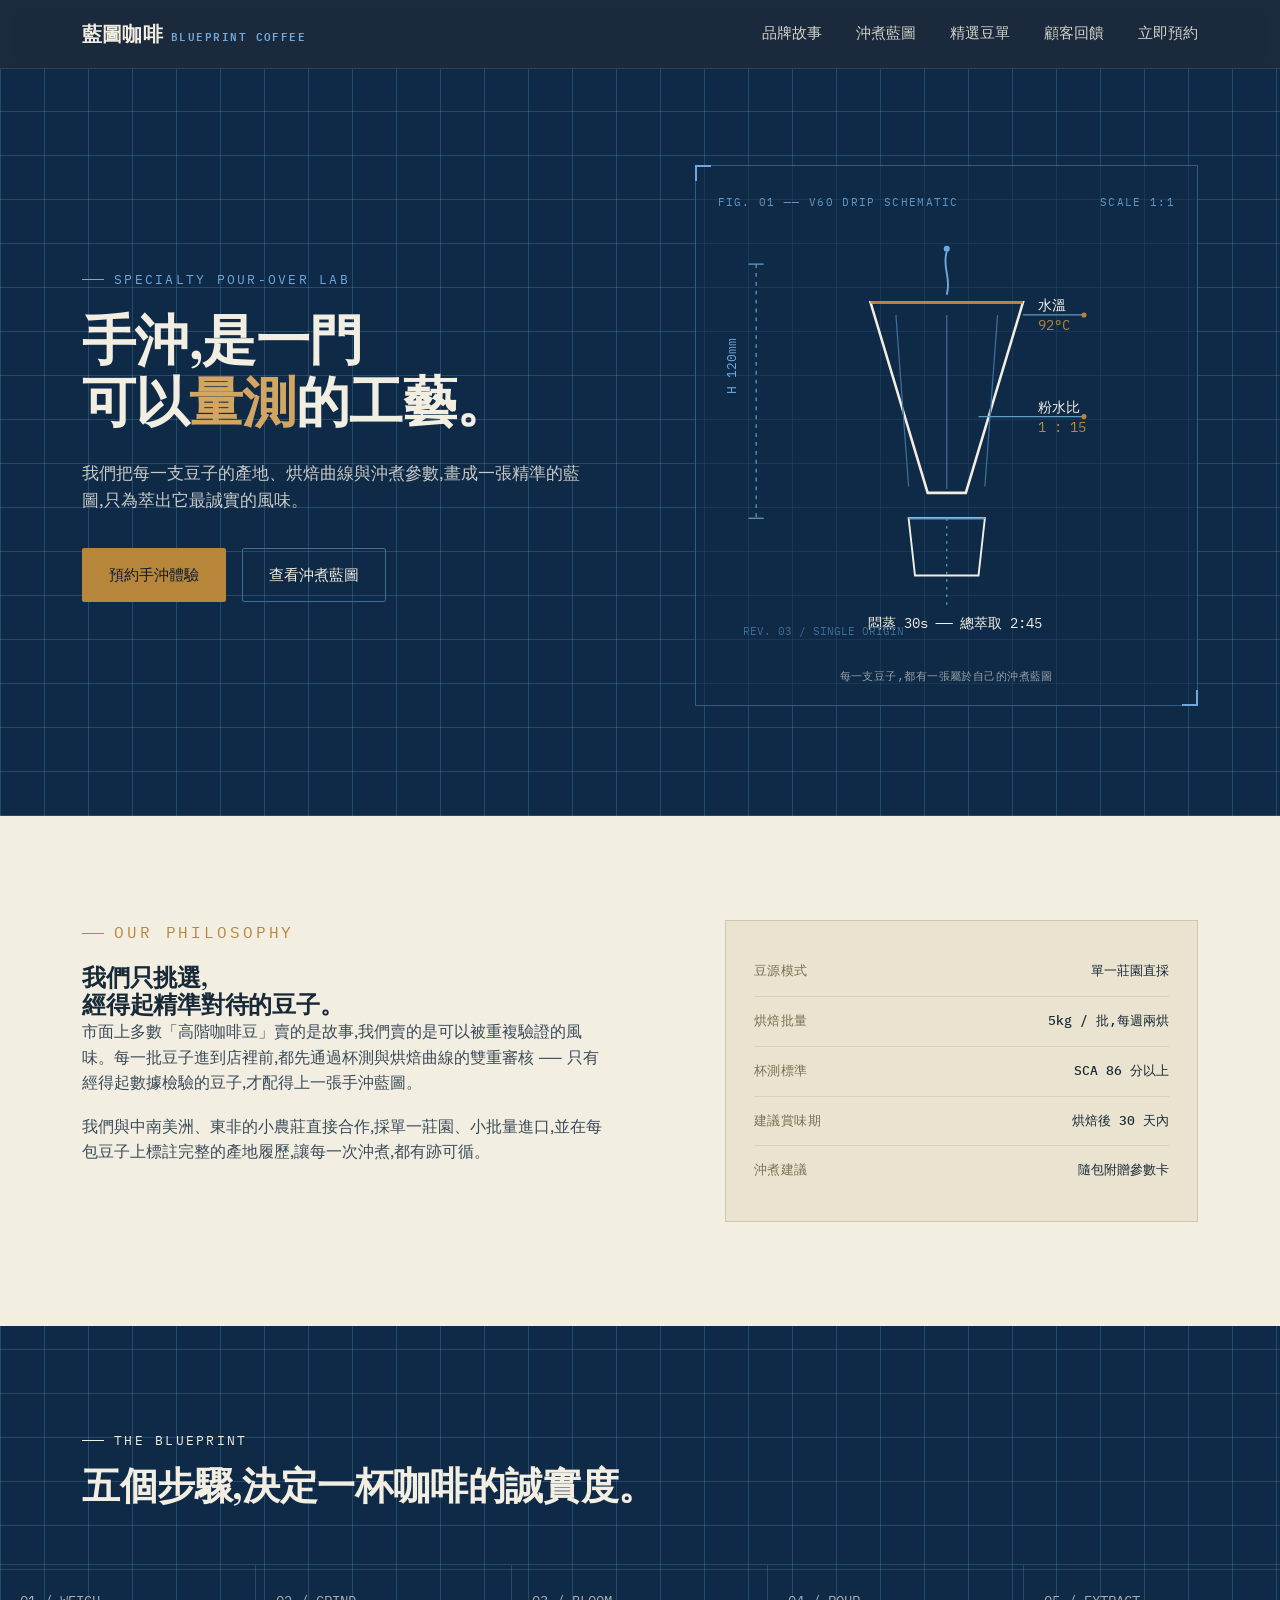
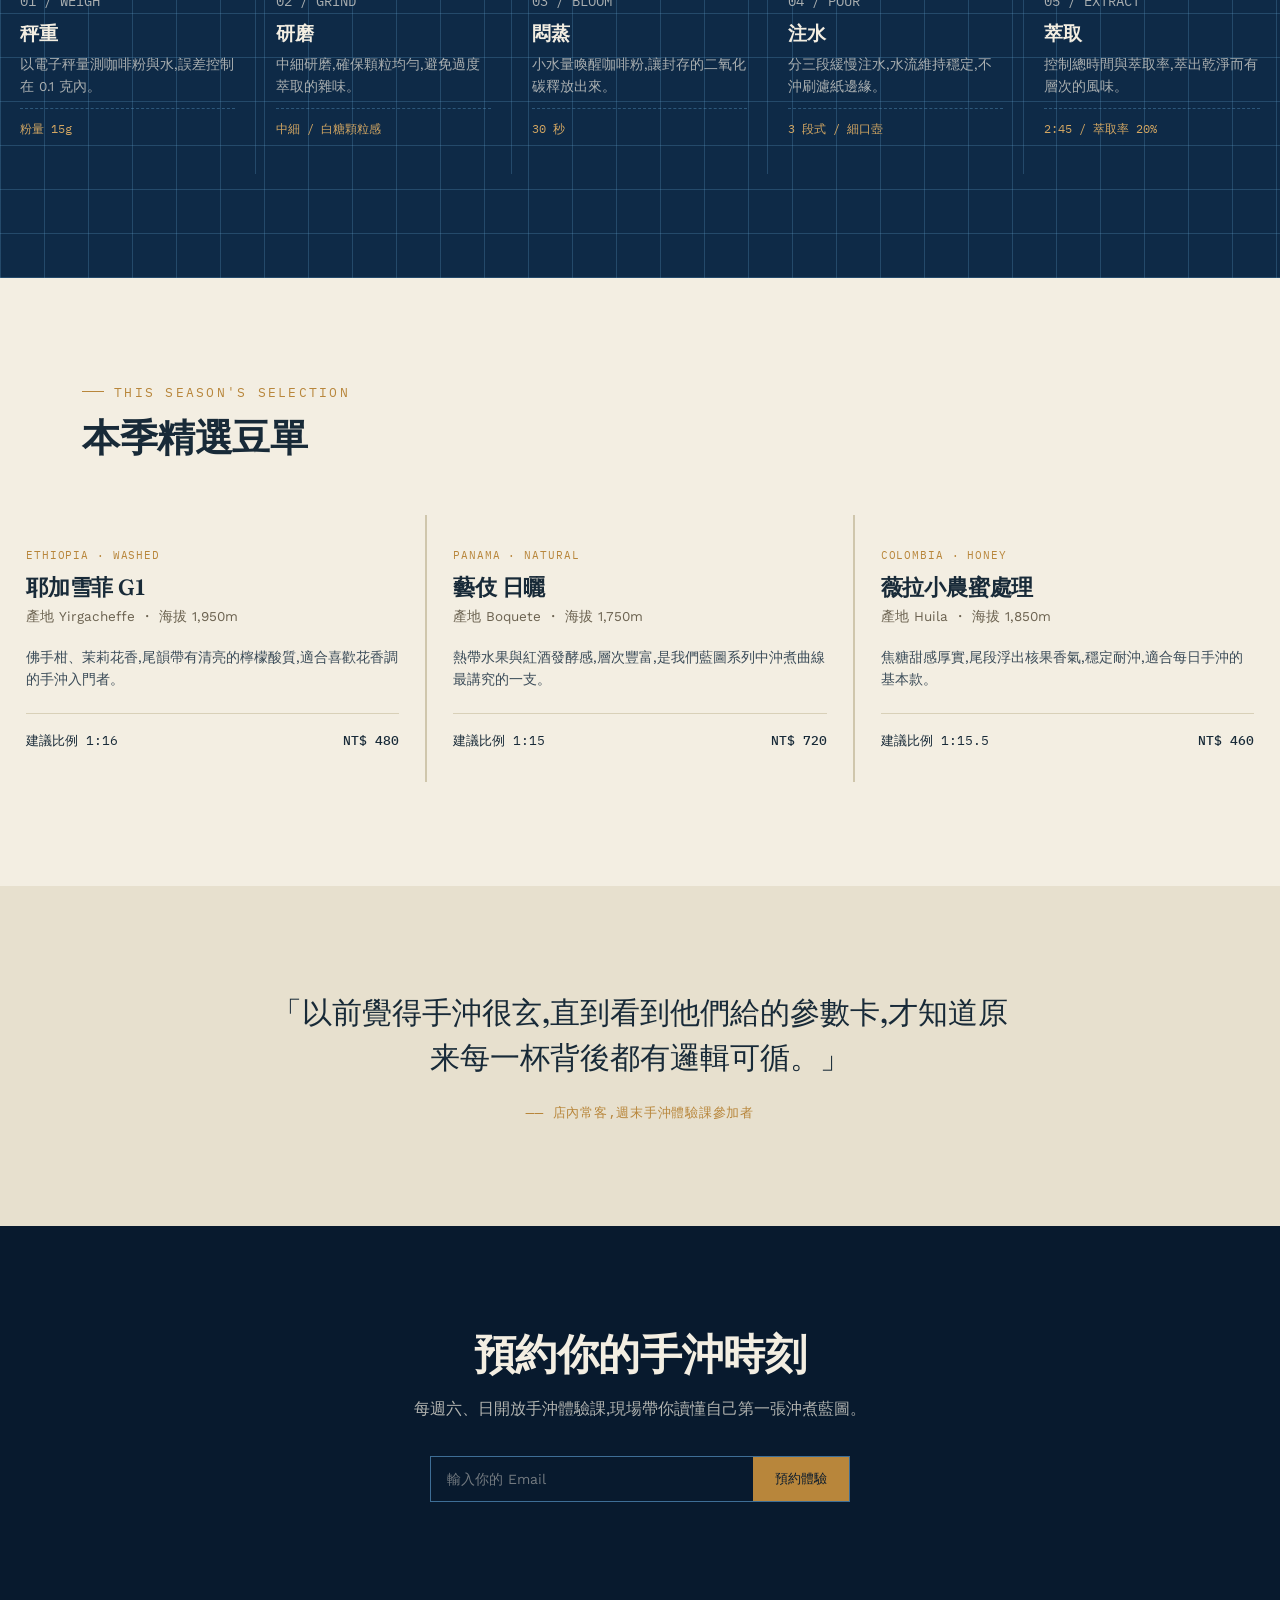
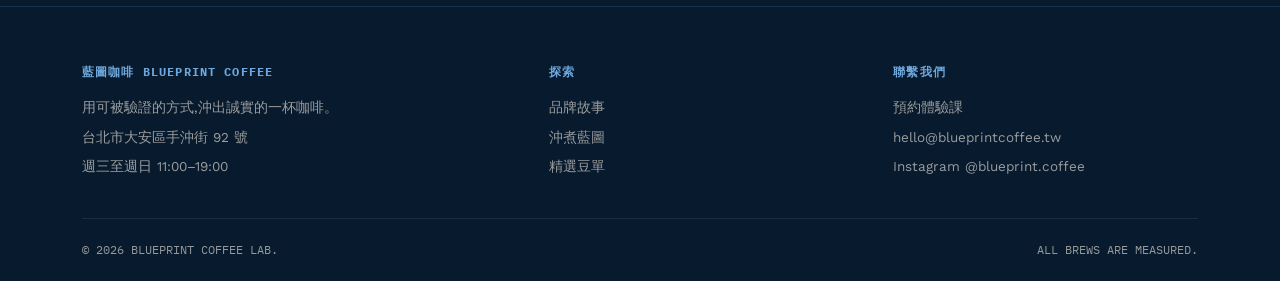
<file: docs/index.html>
<!DOCTYPE html>
<html lang="zh-Hant">
<head>
<meta charset="UTF-8">
<meta name="viewport" content="width=device-width, initial-scale=1.0">
<title>藍圖咖啡 Blueprint Coffee ── 精準手沖,誠實風味</title>
<link rel="preconnect" href="https://fonts.googleapis.com">
<link rel="preconnect" href="https://fonts.gstatic.com" crossorigin>
<link href="https://fonts.googleapis.com/css2?family=Fraunces:opsz,wght@9..144,400;9..144,500;9..144,600;9..144,700&family=Work+Sans:wght@300;400;500;600&family=IBM+Plex+Mono:wght@400;500&display=swap" rel="stylesheet">
<style>
  :root{
    --ink-black:#081A2E;
    --blueprint:#0E2A47;
    --blueprint-line:#3E6E96;
    --blueprint-line-soft:rgba(94,155,197,0.28);
    --paper:#F3EEE2;
    --paper-dim:#E7E0CE;
    --brass:#B8863B;
    --brass-light:#D2A662;
    --sky:#6FA8DC;
    --ink-on-paper:#182A38;
    --max-w:1180px;
  }

  *{margin:0;padding:0;box-sizing:border-box;}
  html{scroll-behavior:smooth;}
  body{
    font-family:'Work Sans', sans-serif;
    background:var(--paper);
    color:var(--ink-on-paper);
    line-height:1.6;
    -webkit-font-smoothing:antialiased;
  }
  a{color:inherit;text-decoration:none;}
  img,svg{display:block;max-width:100%;}
  .container{max-width:var(--max-w);margin:0 auto;padding:0 32px;}
  .eyebrow{
    font-family:'IBM Plex Mono', monospace;
    font-size:12.5px;
    letter-spacing:0.18em;
    text-transform:uppercase;
    display:flex;
    align-items:center;
    gap:10px;
  }
  .eyebrow::before{
    content:"";
    width:22px;height:1px;
    background:currentColor;
    display:inline-block;
  }
  h1,h2,h3{
    font-family:'Fraunces', serif;
    font-weight:600;
    line-height:1.15;
    letter-spacing:-0.01em;
  }
  .btn{
    display:inline-flex;
    align-items:center;
    gap:10px;
    padding:14px 26px;
    border-radius:2px;
    font-family:'Work Sans', sans-serif;
    font-size:15px;
    font-weight:500;
    border:1px solid transparent;
    cursor:pointer;
    transition:transform .25s ease, background .25s ease, border-color .25s ease, color .25s ease;
  }
  .btn:focus-visible{outline:2px solid var(--sky);outline-offset:3px;}
  .btn-primary{background:var(--brass);color:var(--ink-black);}
  .btn-primary:hover{background:var(--brass-light);transform:translateY(-1px);}
  .btn-ghost{border-color:var(--blueprint-line);color:var(--paper);}
  .btn-ghost:hover{border-color:var(--sky);color:var(--sky);}
  .btn-ghost.on-paper{border-color:var(--ink-on-paper);color:var(--ink-on-paper);}
  .btn-ghost.on-paper:hover{border-color:var(--brass);color:var(--brass);}

  /* ---------- NAV ---------- */
  header{
    position:sticky;top:0;z-index:50;
    background:rgba(8,26,46,0.92);
    backdrop-filter:blur(6px);
    border-bottom:1px solid rgba(94,155,197,0.2);
  }
  nav{
    max-width:var(--max-w);margin:0 auto;padding:18px 32px;
    display:flex;align-items:center;justify-content:space-between;
    color:var(--paper);
  }
  .logo{
    font-family:'Fraunces', serif;
    font-size:20px;font-weight:600;letter-spacing:0.01em;
    color:var(--paper);display:flex;align-items:baseline;gap:8px;
  }
  .logo span{
    font-family:'IBM Plex Mono', monospace;
    font-size:10.5px;letter-spacing:0.14em;color:var(--sky);
  }
  .nav-links{display:flex;gap:34px;font-size:14.5px;}
  .nav-links a{opacity:0.85;transition:opacity .2s;}
  .nav-links a:hover{opacity:1;color:var(--sky);}
  .nav-toggle{display:none;background:none;border:none;color:var(--paper);font-size:24px;cursor:pointer;}

  @media (max-width:860px){
    .nav-links{
      position:absolute;top:100%;left:0;right:0;
      background:var(--ink-black);
      flex-direction:column;gap:0;
      max-height:0;overflow:hidden;
      transition:max-height .3s ease;
    }
    .nav-links.open{max-height:320px;}
    .nav-links a{padding:16px 32px;border-top:1px solid rgba(94,155,197,0.15);}
    .nav-toggle{display:block;}
  }

  /* ---------- HERO ---------- */
  .hero{
    background:
      repeating-linear-gradient(0deg, var(--blueprint-line-soft) 0, var(--blueprint-line-soft) 1px, transparent 1px, transparent 44px),
      repeating-linear-gradient(90deg, var(--blueprint-line-soft) 0, var(--blueprint-line-soft) 1px, transparent 1px, transparent 44px),
      var(--blueprint);
    color:var(--paper);
    padding:96px 0 110px;
    position:relative;
    overflow:hidden;
  }
  .hero-grid{
    max-width:var(--max-w);margin:0 auto;padding:0 32px;
    display:grid;grid-template-columns:1.05fr 0.95fr;gap:56px;align-items:center;
  }
  .hero h1{font-size:clamp(34px,4.6vw,54px);margin:20px 0 26px;color:var(--paper);}
  .hero h1 em{font-style:normal;color:var(--brass-light);}
  .hero p.lede{font-size:17px;max-width:46ch;color:rgba(243,238,226,0.82);margin-bottom:34px;}
  .hero-cta{display:flex;gap:16px;flex-wrap:wrap;}
  .hero-eyebrow{color:var(--sky);margin-bottom:6px;}

  .blueprint-plate{
    position:relative;
    border:1px solid rgba(94,155,197,0.45);
    background:rgba(15,42,71,0.55);
    padding:28px 22px 20px;
  }
  .blueprint-plate::before,.blueprint-plate::after,
  .plate-corner-tl,.plate-corner-br{
    content:"";position:absolute;width:14px;height:14px;
    border-color:var(--sky);
  }
  .blueprint-plate::before{top:-1px;left:-1px;border-top:2px solid var(--sky);border-left:2px solid var(--sky);}
  .blueprint-plate::after{bottom:-1px;right:-1px;border-bottom:2px solid var(--sky);border-right:2px solid var(--sky);}
  .plate-label{
    font-family:'IBM Plex Mono', monospace;font-size:11px;letter-spacing:0.12em;
    color:var(--sky);display:flex;justify-content:space-between;margin-bottom:14px;opacity:0.85;
  }
  .plate-caption{
    font-family:'IBM Plex Mono', monospace;font-size:11px;color:rgba(243,238,226,0.6);
    text-align:center;margin-top:10px;letter-spacing:0.04em;
  }

  @media (max-width:900px){
    .hero-grid{grid-template-columns:1fr;}
    .hero{padding:64px 0 76px;}
  }

  /* ---------- SECTION SHARED ---------- */
  section{padding:104px 0;}
  .section-head{max-width:640px;margin-bottom:56px;}
  .section-head h2{font-size:clamp(26px,3.2vw,38px);margin-top:14px;}
  .on-dark{background:var(--ink-black);color:var(--paper);}
  .on-dark .eyebrow{color:var(--sky);}
  .on-paper .eyebrow{color:var(--brass);}

  /* ---------- ABOUT / SPEC SHEET ---------- */
  .about-grid{display:grid;grid-template-columns:1.1fr 0.9fr;gap:64px;align-items:start;}
  .about-grid p{font-size:16px;color:#3a4b58;max-width:52ch;margin-bottom:18px;}
  .spec-sheet{border:1px solid #cfc6ac;background:#EAE3D0;padding:26px 28px;}
  .spec-row{
    display:flex;justify-content:space-between;gap:20px;
    padding:14px 0;border-bottom:1px solid #d8d0b8;
    font-family:'IBM Plex Mono', monospace;font-size:13px;
  }
  .spec-row:last-child{border-bottom:none;}
  .spec-row dt{color:#7a6f52;letter-spacing:0.04em;}
  .spec-row dd{font-weight:500;color:var(--ink-on-paper);text-align:right;}

  @media (max-width:860px){ .about-grid{grid-template-columns:1fr;} }

  /* ---------- PROCESS BLUEPRINT ---------- */
  .process{
    background:
      repeating-linear-gradient(0deg, var(--blueprint-line-soft) 0, var(--blueprint-line-soft) 1px, transparent 1px, transparent 44px),
      repeating-linear-gradient(90deg, var(--blueprint-line-soft) 0, var(--blueprint-line-soft) 1px, transparent 1px, transparent 44px),
      var(--blueprint);
    color:var(--paper);
  }
  .steps{
    display:grid;grid-template-columns:repeat(5,1fr);gap:0;
    border-top:1px solid var(--blueprint-line-soft);
  }
  .step{
    padding:26px 20px;border-right:1px solid var(--blueprint-line-soft);position:relative;
  }
  .step:last-child{border-right:none;}
  .step-index{font-family:'IBM Plex Mono', monospace;font-size:12px;color:var(--sky);margin-bottom:14px;}
  .step h3{font-size:19px;color:var(--paper);margin-bottom:10px;font-weight:600;}
  .step p{font-size:13.5px;color:rgba(243,238,226,0.68);margin-bottom:10px;}
  .step .metric{
    font-family:'IBM Plex Mono', monospace;font-size:12px;color:var(--brass-light);
    border-top:1px dashed rgba(94,155,197,0.4);padding-top:10px;
  }
  @media (max-width:960px){
    .steps{grid-template-columns:1fr 1fr;}
    .step{border-right:1px solid var(--blueprint-line-soft);border-bottom:1px solid var(--blueprint-line-soft);}
    .step:nth-child(2n){border-right:none;}
  }
  @media (max-width:560px){
    .steps{grid-template-columns:1fr;}
    .step{border-right:none;}
  }

  /* ---------- BEANS ---------- */
  .bean-grid{display:grid;grid-template-columns:repeat(3,1fr);gap:2px;background:#cfc6ac;}
  .bean-card{
    background:var(--paper);padding:32px 26px;position:relative;
    display:flex;flex-direction:column;height:100%;
  }
  .bean-tag{
    font-family:'IBM Plex Mono', monospace;font-size:11px;color:var(--brass);
    letter-spacing:0.08em;margin-bottom:10px;
  }
  .bean-card h3{font-size:22px;margin-bottom:6px;}
  .bean-origin{font-size:13.5px;color:#6b6250;margin-bottom:18px;}
  .bean-notes{font-size:14px;color:#3a4b58;margin-bottom:22px;flex-grow:1;}
  .bean-meta{
    display:flex;justify-content:space-between;align-items:center;
    border-top:1px solid #d8d0b8;padding-top:16px;
    font-family:'IBM Plex Mono', monospace;font-size:12.5px;
  }
  .bean-price{color:var(--ink-on-paper);font-weight:500;}
  @media (max-width:900px){ .bean-grid{grid-template-columns:1fr 1fr;} }
  @media (max-width:600px){ .bean-grid{grid-template-columns:1fr;} }

  /* ---------- QUOTE ---------- */
  .quote-section{background:var(--paper-dim);}
  .quote-wrap{max-width:760px;margin:0 auto;text-align:center;}
  blockquote{
    font-family:'Fraunces', serif;font-size:clamp(22px,2.6vw,30px);
    font-weight:500;line-height:1.5;color:var(--ink-on-paper);margin-bottom:22px;
  }
  .quote-attr{font-family:'IBM Plex Mono', monospace;font-size:12.5px;color:var(--brass);letter-spacing:0.06em;}

  /* ---------- CTA / FOOTER ---------- */
  .cta-section{background:var(--ink-black);color:var(--paper);text-align:center;}
  .cta-section h2{font-size:clamp(28px,3.6vw,42px);margin-bottom:18px;}
  .cta-section p{color:rgba(243,238,226,0.72);max-width:48ch;margin:0 auto 34px;}
  .cta-form{
    display:flex;max-width:420px;margin:0 auto;gap:0;border:1px solid var(--blueprint-line);
  }
  .cta-form input{
    flex:1;background:transparent;border:none;padding:14px 16px;
    color:var(--paper);font-family:'Work Sans', sans-serif;font-size:14px;
  }
  .cta-form input::placeholder{color:rgba(243,238,226,0.45);}
  .cta-form input:focus{outline:none;}
  .cta-form button{
    background:var(--brass);color:var(--ink-black);border:none;
    padding:0 22px;font-weight:500;cursor:pointer;font-family:'Work Sans', sans-serif;
    transition:background .2s;
  }
  .cta-form button:hover{background:var(--brass-light);}

  footer{background:var(--ink-black);border-top:1px solid rgba(94,155,197,0.18);color:rgba(243,238,226,0.6);}
  .footer-grid{
    display:grid;grid-template-columns:1.4fr 1fr 1fr;gap:40px;padding:56px 0 32px;
    font-size:13.5px;
  }
  .footer-grid h4{
    font-family:'IBM Plex Mono', monospace;font-size:11.5px;letter-spacing:0.1em;
    color:var(--sky);margin-bottom:16px;text-transform:uppercase;
  }
  .footer-grid p, .footer-grid a{display:block;margin-bottom:8px;color:rgba(243,238,226,0.62);}
  .footer-grid a:hover{color:var(--paper);}
  .footer-bottom{
    border-top:1px solid rgba(94,155,197,0.15);padding:22px 0;
    font-family:'IBM Plex Mono', monospace;font-size:11.5px;
    display:flex;justify-content:space-between;flex-wrap:wrap;gap:10px;
  }
  @media (max-width:700px){ .footer-grid{grid-template-columns:1fr;} }

  /* ---------- REVEAL ---------- */
  .reveal{opacity:0;transform:translateY(18px);transition:opacity .7s ease, transform .7s ease;}
  .reveal.in{opacity:1;transform:translateY(0);}
  @media (prefers-reduced-motion: reduce){
    .reveal{opacity:1;transform:none;transition:none;}
    html{scroll-behavior:auto;}
  }
</style>
</head>
<body>

<header>
  <nav>
    <a href="#top" class="logo">藍圖咖啡<span>BLUEPRINT COFFEE</span></a>
    <button class="nav-toggle" id="navToggle" aria-label="開啟選單" aria-expanded="false">☰</button>
    <div class="nav-links" id="navLinks">
      <a href="#about">品牌故事</a>
      <a href="#process">沖煮藍圖</a>
      <a href="#beans">精選豆單</a>
      <a href="#quote">顧客回饋</a>
      <a href="#cta">立即預約</a>
    </div>
  </nav>
</header>

<section class="hero" id="top">
  <div class="hero-grid">
    <div>
      <p class="eyebrow hero-eyebrow">SPECIALTY POUR-OVER LAB</p>
      <h1>手沖,是一門<br>可以<em>量測</em>的工藝。</h1>
      <p class="lede">我們把每一支豆子的產地、烘焙曲線與沖煮參數,畫成一張精準的藍圖,只為萃出它最誠實的風味。</p>
      <div class="hero-cta">
        <a href="#cta" class="btn btn-primary">預約手沖體驗</a>
        <a href="#process" class="btn btn-ghost">查看沖煮藍圖</a>
      </div>
    </div>

    <div class="blueprint-plate reveal">
      <div class="plate-label"><span>FIG. 01 ── V60 DRIP SCHEMATIC</span><span>SCALE 1:1</span></div>
      <svg viewBox="0 0 360 340" xmlns="http://www.w3.org/2000/svg" role="img" aria-label="V60 手沖濾杯示意圖,標註水溫、粉水比、悶蒸與總萃取時間">
        <!-- dimension lines -->
        <line x1="30" y1="30" x2="30" y2="230" stroke="#5E9BC5" stroke-width="1" stroke-dasharray="3 4"/>
        <line x1="24" y1="30" x2="36" y2="30" stroke="#5E9BC5" stroke-width="1"/>
        <line x1="24" y1="230" x2="36" y2="230" stroke="#5E9BC5" stroke-width="1"/>
        <text x="14" y="132" fill="#6FA8DC" font-size="10" font-family="IBM Plex Mono, monospace" transform="rotate(-90 14 132)">H 120mm</text>

        <!-- dripper cone -->
        <path d="M120 60 L240 60 L195 210 L165 210 Z" fill="none" stroke="#F3EEE2" stroke-width="2"/>
        <path d="M120 60 L240 60" stroke="#B8863B" stroke-width="2"/>
        <!-- ribs -->
        <line x1="140" y1="70" x2="150" y2="205" stroke="#3E6E96" stroke-width="1"/>
        <line x1="180" y1="70" x2="180" y2="207" stroke="#3E6E96" stroke-width="1"/>
        <line x1="220" y1="70" x2="210" y2="205" stroke="#3E6E96" stroke-width="1"/>

        <!-- server -->
        <path d="M150 230 L210 230 L205 275 L155 275 Z" fill="none" stroke="#F3EEE2" stroke-width="1.5"/>
        <line x1="150" y1="230" x2="210" y2="230" stroke="#5E9BC5" stroke-width="1"/>

        <!-- pour line + droplets -->
        <path d="M180 20 C176 34, 184 40, 180 54" stroke="#6FA8DC" stroke-width="1.5" fill="none"/>
        <circle cx="180" cy="18" r="2.4" fill="#6FA8DC"/>

        <!-- annotation callouts -->
        <line x1="240" y1="70" x2="288" y2="70" stroke="#5E9BC5" stroke-width="1"/>
        <circle cx="288" cy="70" r="2" fill="#B8863B"/>
        <text x="252" y="66" fill="#F3EEE2" font-size="11" font-family="IBM Plex Mono, monospace">水溫</text>
        <text x="252" y="82" fill="#B8863B" font-size="11" font-family="IBM Plex Mono, monospace">92°C</text>

        <line x1="205" y1="150" x2="288" y2="150" stroke="#5E9BC5" stroke-width="1"/>
        <circle cx="288" cy="150" r="2" fill="#B8863B"/>
        <text x="252" y="146" fill="#F3EEE2" font-size="11" font-family="IBM Plex Mono, monospace">粉水比</text>
        <text x="252" y="162" fill="#B8863B" font-size="11" font-family="IBM Plex Mono, monospace">1 : 15</text>

        <line x1="180" y1="230" x2="180" y2="300" stroke="#5E9BC5" stroke-width="1" stroke-dasharray="2 4"/>
        <text x="118" y="316" fill="#F3EEE2" font-size="11" font-family="IBM Plex Mono, monospace">悶蒸 30s ── 總萃取 2:45</text>

        <!-- corner tick -->
        <text x="20" y="322" fill="#3E6E96" font-size="9" font-family="IBM Plex Mono, monospace">REV. 03 / SINGLE ORIGIN</text>
      </svg>
      <p class="plate-caption">每一支豆子,都有一張屬於自己的沖煮藍圖</p>
    </div>
  </div>
</section>

<section class="on-paper" id="about">
  <div class="container">
    <div class="about-grid">
      <div class="reveal">
        <p class="eyebrow">OUR PHILOSOPHY</p>
        <h2>我們只挑選,<br>經得起精準對待的豆子。</h2>
        <p>市面上多數「高階咖啡豆」賣的是故事,我們賣的是可以被重複驗證的風味。每一批豆子進到店裡前,都先通過杯測與烘焙曲線的雙重審核 ── 只有經得起數據檢驗的豆子,才配得上一張手沖藍圖。</p>
        <p>我們與中南美洲、東非的小農莊直接合作,採單一莊園、小批量進口,並在每包豆子上標註完整的產地履歷,讓每一次沖煮,都有跡可循。</p>
      </div>
      <dl class="spec-sheet reveal">
        <div class="spec-row"><dt>豆源模式</dt><dd>單一莊園直採</dd></div>
        <div class="spec-row"><dt>烘焙批量</dt><dd>5kg / 批,每週兩烘</dd></div>
        <div class="spec-row"><dt>杯測標準</dt><dd>SCA 86 分以上</dd></div>
        <div class="spec-row"><dt>建議賞味期</dt><dd>烘焙後 30 天內</dd></div>
        <div class="spec-row"><dt>沖煮建議</dt><dd>隨包附贈參數卡</dd></div>
      </dl>
    </div>
  </div>
</section>

<section class="process" id="process">
  <div class="container">
    <div class="section-head reveal">
      <p class="eyebrow">THE BLUEPRINT</p>
      <h2>五個步驟,決定一杯咖啡的誠實度。</h2>
    </div>
  </div>
  <div class="steps reveal">
    <div class="step">
      <p class="step-index">01 / WEIGH</p>
      <h3>秤重</h3>
      <p>以電子秤量測咖啡粉與水,誤差控制在 0.1 克內。</p>
      <p class="metric">粉量 15g</p>
    </div>
    <div class="step">
      <p class="step-index">02 / GRIND</p>
      <h3>研磨</h3>
      <p>中細研磨,確保顆粒均勻,避免過度萃取的雜味。</p>
      <p class="metric">中細 / 白糖顆粒感</p>
    </div>
    <div class="step">
      <p class="step-index">03 / BLOOM</p>
      <h3>悶蒸</h3>
      <p>小水量喚醒咖啡粉,讓封存的二氧化碳釋放出來。</p>
      <p class="metric">30 秒</p>
    </div>
    <div class="step">
      <p class="step-index">04 / POUR</p>
      <h3>注水</h3>
      <p>分三段緩慢注水,水流維持穩定,不沖刷濾紙邊緣。</p>
      <p class="metric">3 段式 / 細口壺</p>
    </div>
    <div class="step">
      <p class="step-index">05 / EXTRACT</p>
      <h3>萃取</h3>
      <p>控制總時間與萃取率,萃出乾淨而有層次的風味。</p>
      <p class="metric">2:45 / 萃取率 20%</p>
    </div>
  </div>
</section>

<section class="on-paper" id="beans">
  <div class="container">
    <div class="section-head reveal">
      <p class="eyebrow">THIS SEASON'S SELECTION</p>
      <h2>本季精選豆單</h2>
    </div>
  </div>
  <div class="bean-grid reveal">
    <div class="bean-card">
      <p class="bean-tag">ETHIOPIA · WASHED</p>
      <h3>耶加雪菲 G1</h3>
      <p class="bean-origin">產地 Yirgacheffe ・ 海拔 1,950m</p>
      <p class="bean-notes">佛手柑、茉莉花香,尾韻帶有清亮的檸檬酸質,適合喜歡花香調的手沖入門者。</p>
      <div class="bean-meta"><span>建議比例 1:16</span><span class="bean-price">NT$ 480</span></div>
    </div>
    <div class="bean-card">
      <p class="bean-tag">PANAMA · NATURAL</p>
      <h3>藝伎 日曬</h3>
      <p class="bean-origin">產地 Boquete ・ 海拔 1,750m</p>
      <p class="bean-notes">熱帶水果與紅酒發酵感,層次豐富,是我們藍圖系列中沖煮曲線最講究的一支。</p>
      <div class="bean-meta"><span>建議比例 1:15</span><span class="bean-price">NT$ 720</span></div>
    </div>
    <div class="bean-card">
      <p class="bean-tag">COLOMBIA · HONEY</p>
      <h3>薇拉小農蜜處理</h3>
      <p class="bean-origin">產地 Huila ・ 海拔 1,850m</p>
      <p class="bean-notes">焦糖甜感厚實,尾段浮出核果香氣,穩定耐沖,適合每日手沖的基本款。</p>
      <div class="bean-meta"><span>建議比例 1:15.5</span><span class="bean-price">NT$ 460</span></div>
    </div>
  </div>
</section>

<section class="quote-section" id="quote">
  <div class="container">
    <div class="quote-wrap reveal">
      <blockquote>「以前覺得手沖很玄,直到看到他們給的參數卡,才知道原来每一杯背後都有邏輯可循。」</blockquote>
      <p class="quote-attr">── 店內常客,週末手沖體驗課參加者</p>
    </div>
  </div>
</section>

<section class="cta-section" id="cta">
  <div class="container">
    <h2 class="reveal">預約你的手沖時刻</h2>
    <p class="reveal">每週六、日開放手沖體驗課,現場帶你讀懂自己第一張沖煮藍圖。</p>
    <form class="cta-form reveal" onsubmit="event.preventDefault(); this.querySelector('button').textContent='已收到,我們會盡快聯繫';">
      <input type="email" placeholder="輸入你的 Email" required aria-label="Email">
      <button type="submit">預約體驗</button>
    </form>
  </div>
</section>

<footer>
  <div class="container">
    <div class="footer-grid">
      <div>
        <h4>藍圖咖啡 BLUEPRINT COFFEE</h4>
        <p>用可被驗證的方式,沖出誠實的一杯咖啡。</p>
        <p>台北市大安區手沖街 92 號</p>
        <p>週三至週日 11:00–19:00</p>
      </div>
      <div>
        <h4>探索</h4>
        <a href="#about">品牌故事</a>
        <a href="#process">沖煮藍圖</a>
        <a href="#beans">精選豆單</a>
      </div>
      <div>
        <h4>聯繫我們</h4>
        <a href="#cta">預約體驗課</a>
        <a href="mailto:hello@blueprintcoffee.tw">hello@blueprintcoffee.tw</a>
        <a href="#top">Instagram @blueprint.coffee</a>
      </div>
    </div>
    <div class="footer-bottom">
      <span>© 2026 BLUEPRINT COFFEE LAB.</span>
      <span>ALL BREWS ARE MEASURED.</span>
    </div>
  </div>
</footer>

<script>
  // mobile nav toggle
  const navToggle = document.getElementById('navToggle');
  const navLinks = document.getElementById('navLinks');
  navToggle.addEventListener('click', () => {
    const isOpen = navLinks.classList.toggle('open');
    navToggle.setAttribute('aria-expanded', isOpen);
  });
  navLinks.querySelectorAll('a').forEach(a => a.addEventListener('click', () => {
    navLinks.classList.remove('open');
    navToggle.setAttribute('aria-expanded', 'false');
  }));

  // scroll reveal
  const prefersReduced = window.matchMedia('(prefers-reduced-motion: reduce)').matches;
  if (!prefersReduced && 'IntersectionObserver' in window) {
    const io = new IntersectionObserver((entries) => {
      entries.forEach(entry => {
        if (entry.isIntersecting) {
          entry.target.classList.add('in');
          io.unobserve(entry.target);
        }
      });
    }, { threshold: 0.15 });
    document.querySelectorAll('.reveal').forEach(el => io.observe(el));
  } else {
    document.querySelectorAll('.reveal').forEach(el => el.classList.add('in'));
  }
</script>

</body>
</html>
</file>
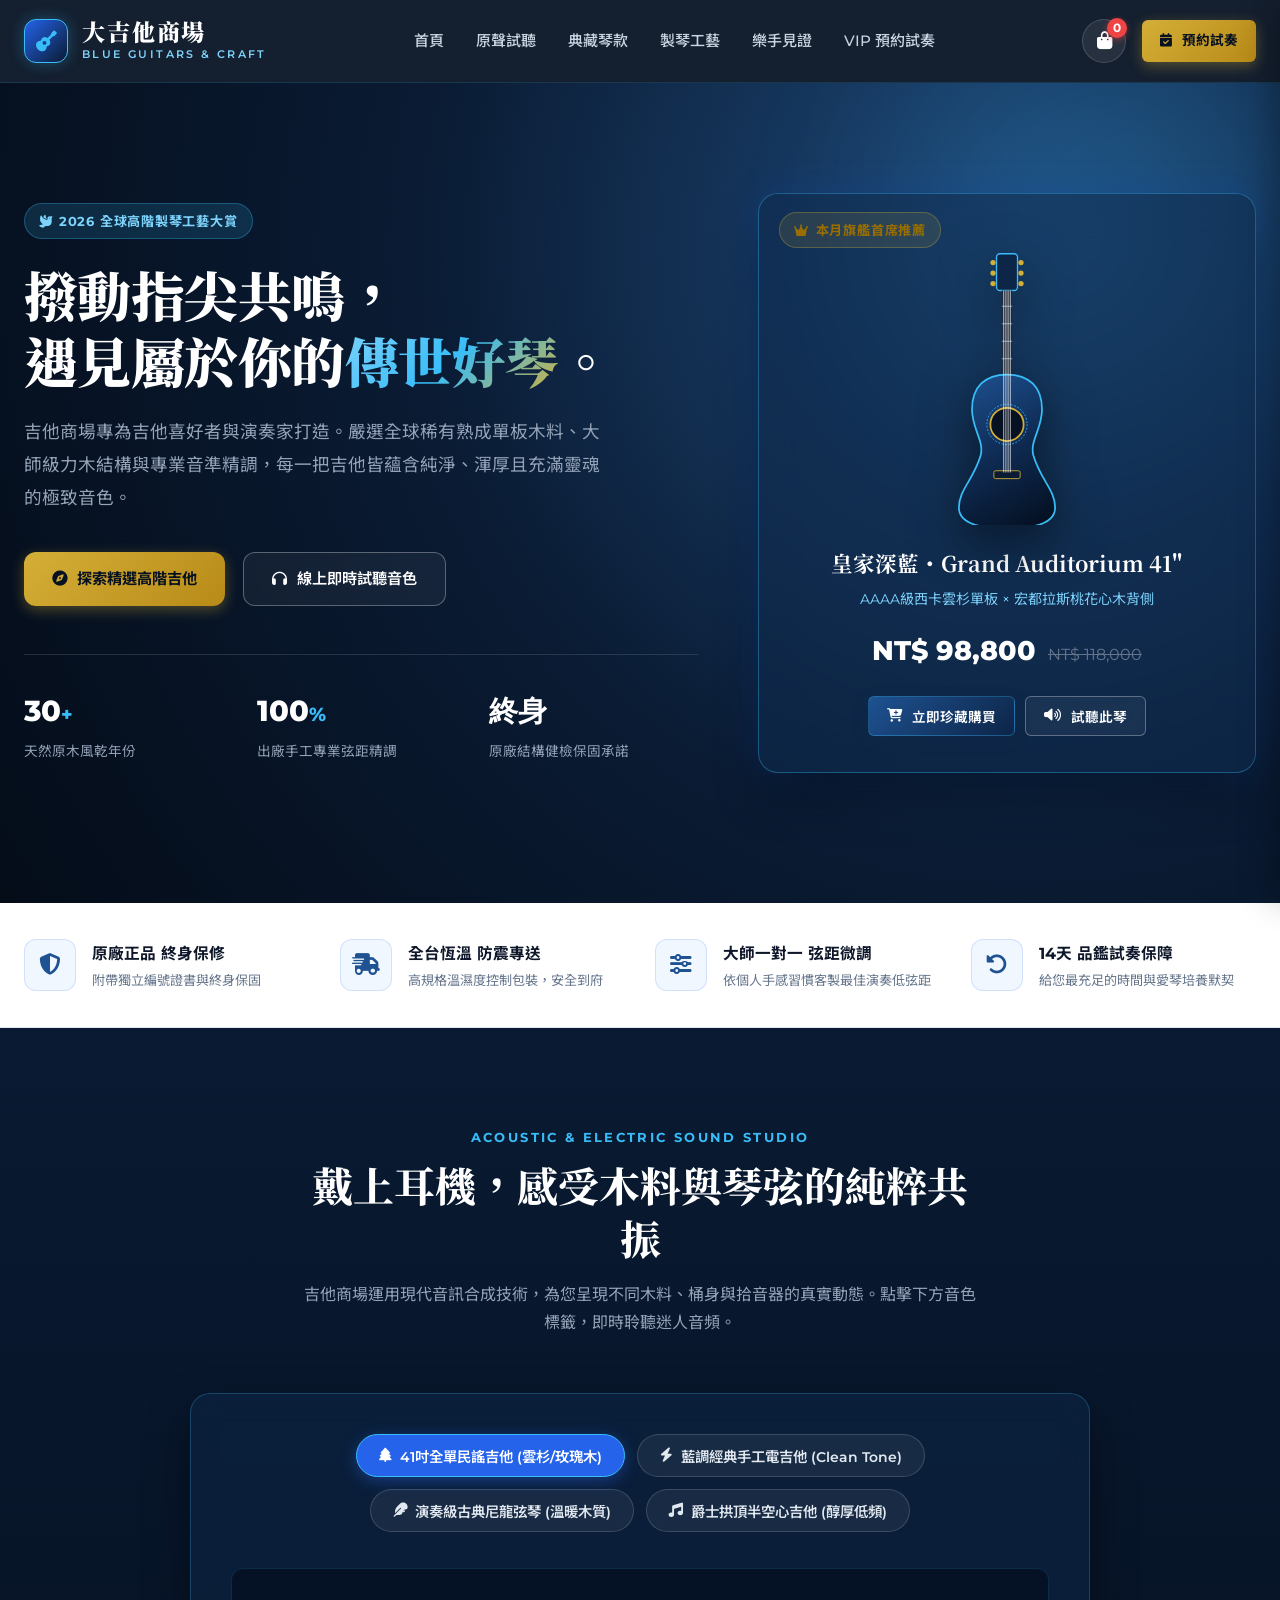
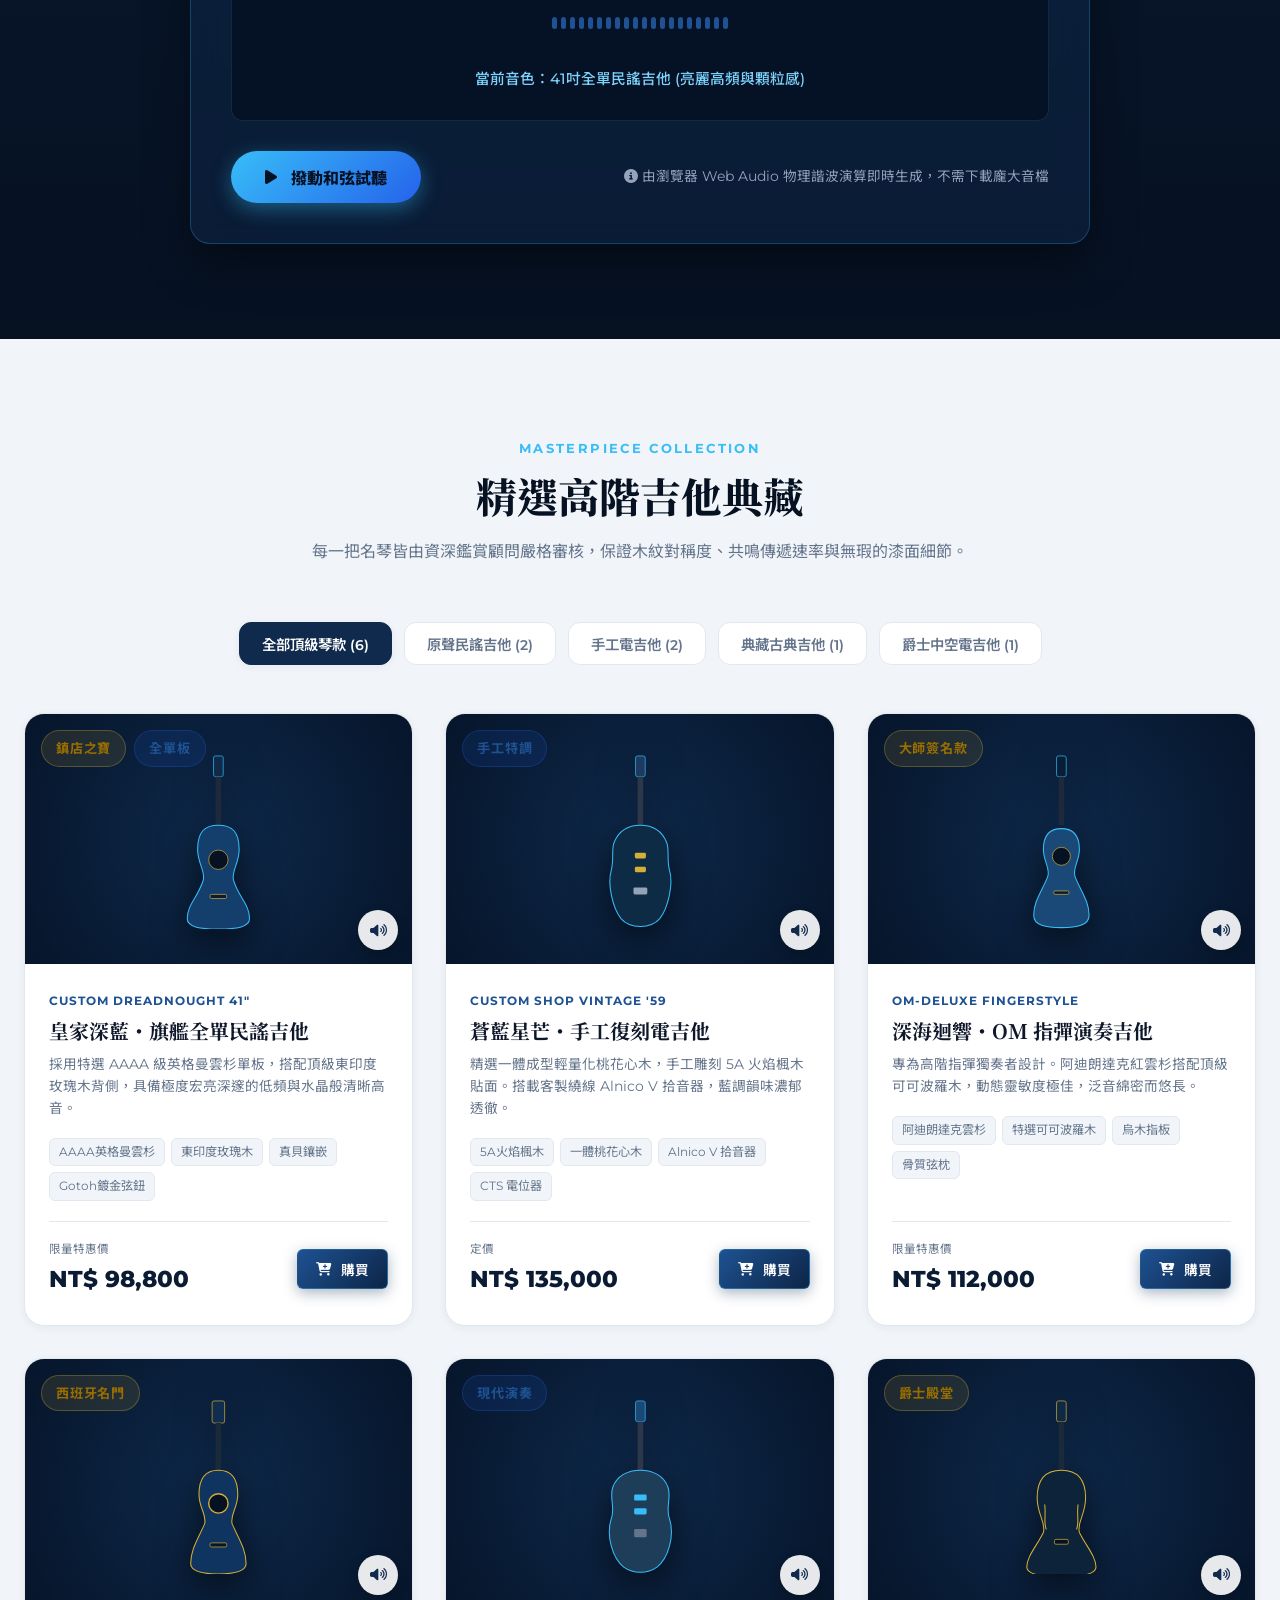
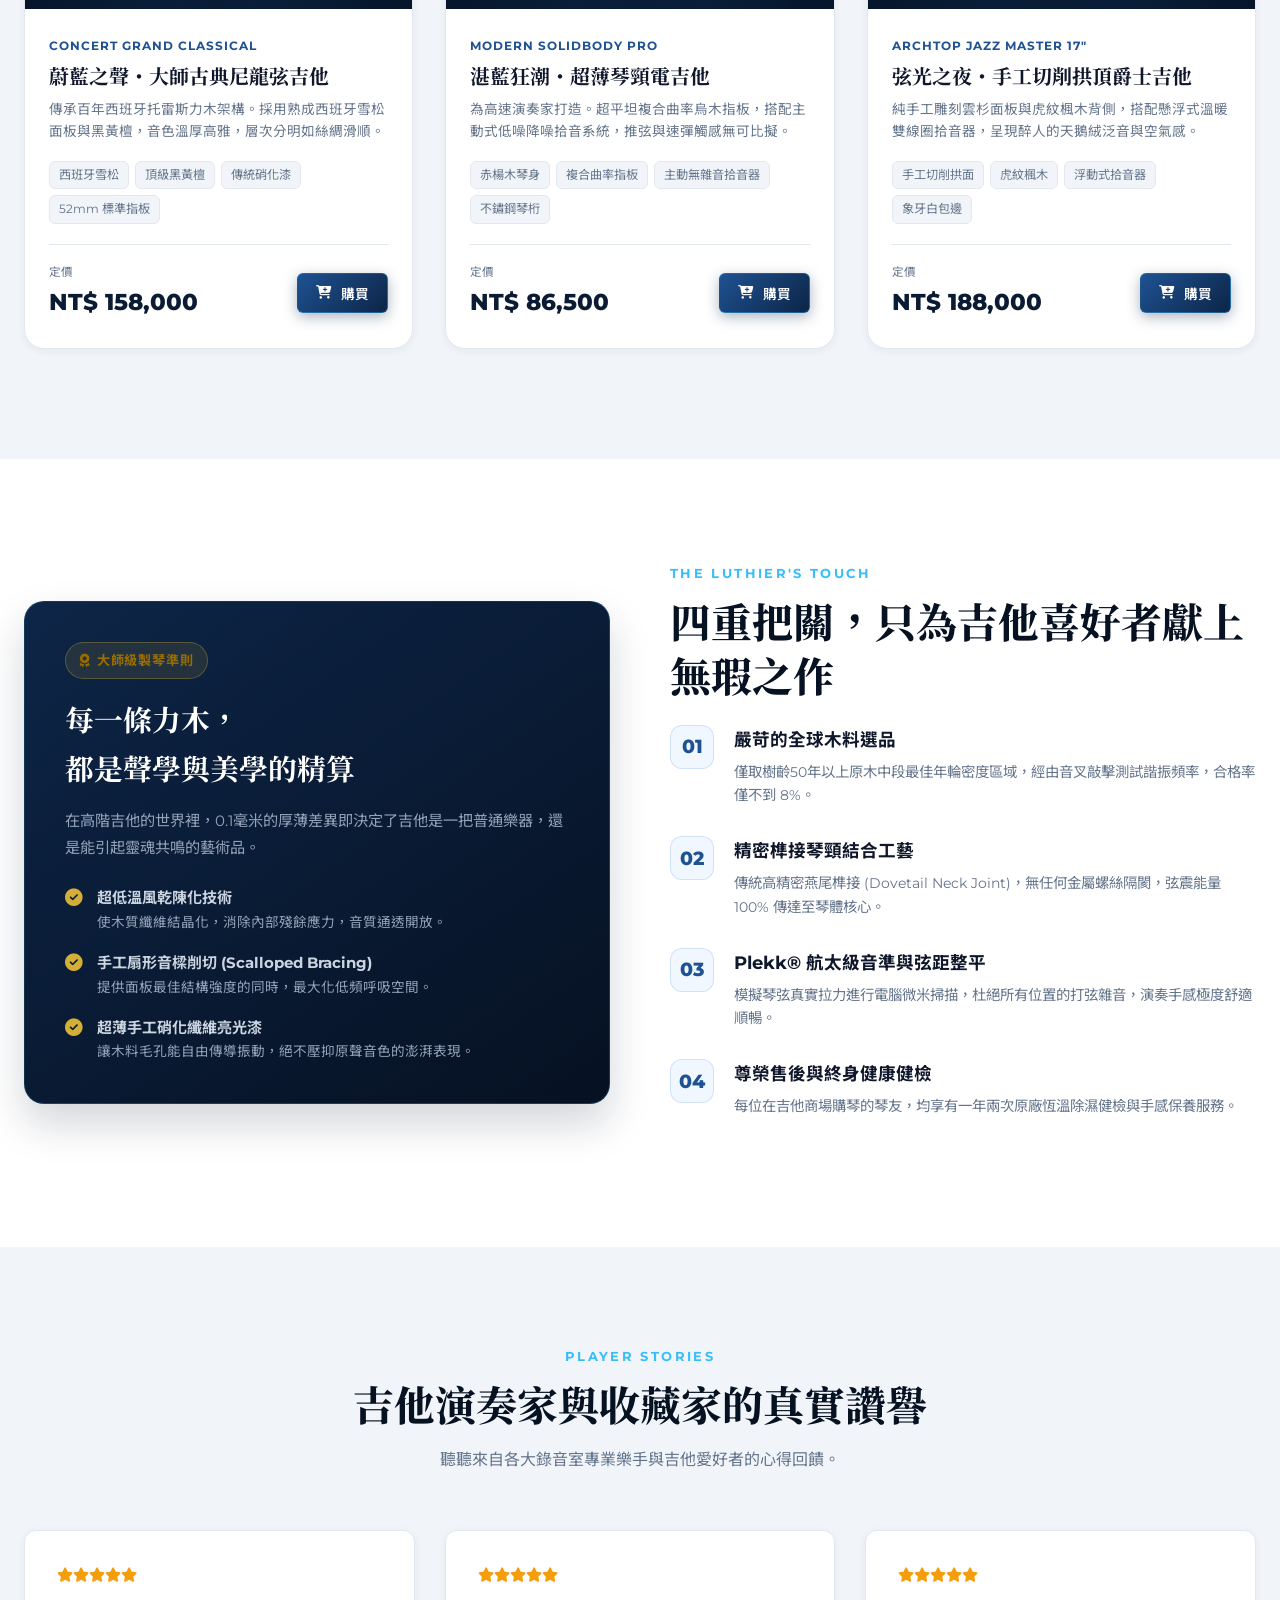
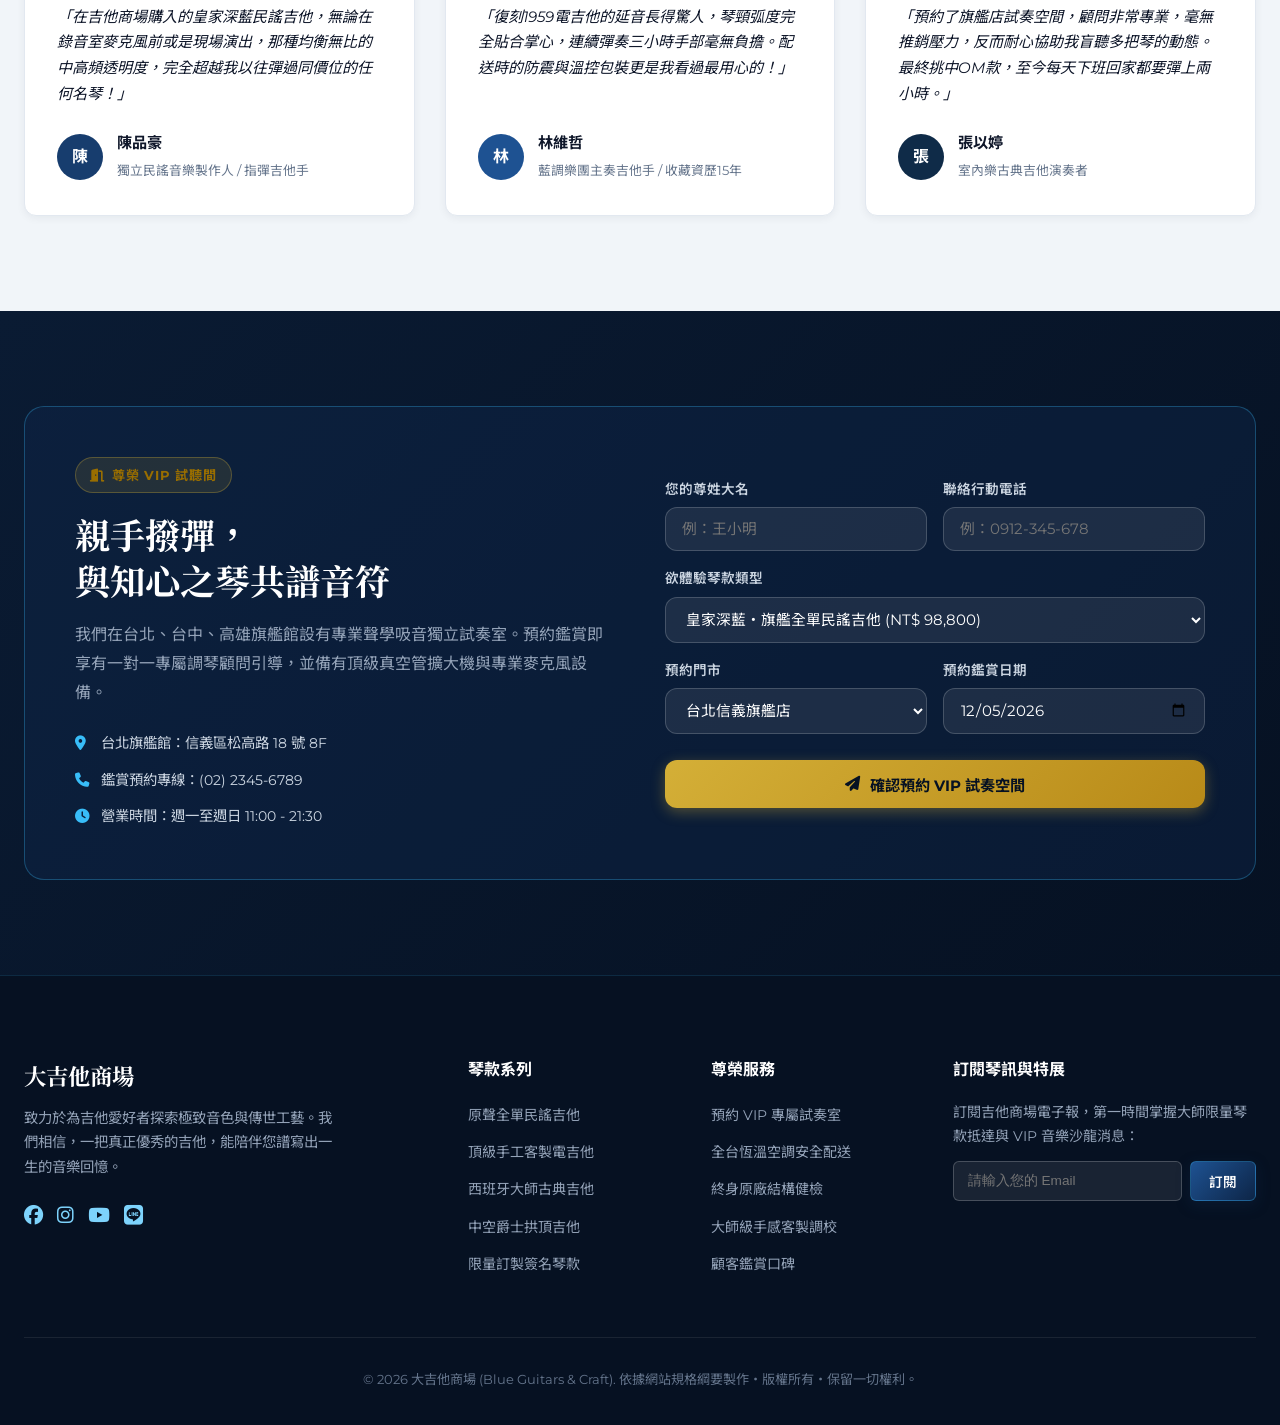
<file: onepage/index.html>
<!DOCTYPE html>
<html lang="zh-Hant">
<head>
  <meta charset="UTF-8">
  <meta name="viewport" content="width=device-width, initial-scale=1.0">
  <meta name="description" content="吉他商場｜專為吉他愛好者打造的高階吉他專門店。匯聚頂級原聲木吉他、手工電吉他與演奏級古典琴，提供線上音色試聽、尊榮試奏預約與全省恆溫安全配送。">
  <title>吉他商場｜高階吉他專門店・品味極致音色</title>
  
  <!-- Google Fonts & Font Awesome Icons -->
  <link rel="preconnect" href="https://fonts.googleapis.com">
  <link rel="preconnect" href="https://fonts.gstatic.com" crossorigin>
  <link href="https://fonts.googleapis.com/css2?family=Montserrat:ital,wght@0,300;0,400;0,600;0,700;0,800;1,400&family=Noto+Sans+TC:wght@300;400;500;600;700;900&family=Noto+Serif+TC:wght@600;700;900&display=swap" rel="stylesheet">
  <link rel="stylesheet" href="https://cdnjs.cloudflare.com/ajax/libs/font-awesome/6.4.0/css/all.min.css">

  <style>
    /* -------------------------------------------------------------
       品牌色彩與核心變數 (以高階深藍、皇家藍為主色調，金琥珀為點綴)
       ------------------------------------------------------------- */
    :root {
      --primary-950: #061122;
      --primary-900: #0a1b33;
      --primary-800: #102a4e;
      --primary-700: #173d6e;
      --primary-600: #1e5292;
      --primary-500: #2563eb;
      --primary-400: #38bdf8;
      --primary-300: #7dd3fc;
      --primary-100: #e0f2fe;
      --primary-50:  #f0f7ff;

      --accent-gold: #d4af37;
      --accent-amber: #e69d24;
      --accent-glow: rgba(56, 189, 248, 0.25);

      --bg-light: #f8fafc;
      --bg-surface: #ffffff;
      --bg-surface-soft: #f1f5f9;

      --text-main: #0f172a;
      --text-muted: #64748b;
      --text-light: #94a3b8;
      --text-white: #ffffff;

      --border-light: #e2e8f0;
      --border-blue: rgba(37, 99, 235, 0.15);

      --shadow-sm: 0 2px 8px rgba(10, 27, 51, 0.06);
      --shadow-md: 0 8px 24px rgba(10, 27, 51, 0.1);
      --shadow-xl: 0 20px 40px rgba(10, 27, 51, 0.18);
      --shadow-blue: 0 12px 32px rgba(37, 99, 235, 0.25);

      --radius-sm: 6px;
      --radius-md: 12px;
      --radius-lg: 20px;
      --radius-full: 9999px;

      --transition-fast: 0.2s cubic-bezier(0.4, 0, 0.2, 1);
      --transition-normal: 0.3s cubic-bezier(0.4, 0, 0.2, 1);
    }

    * {
      box-sizing: border-box;
      margin: 0;
      padding: 0;
    }

    html {
      scroll-behavior: smooth;
      font-size: 16px;
    }

    body {
      font-family: 'Montserrat', 'Noto Sans TC', sans-serif;
      background-color: var(--bg-light);
      color: var(--text-main);
      line-height: 1.7;
      overflow-x: hidden;
      -webkit-font-smoothing: antialiased;
    }

    a {
      text-decoration: none;
      color: inherit;
      transition: color var(--transition-fast);
    }

    img {
      max-width: 100%;
      height: auto;
      display: block;
    }

    button {
      font-family: inherit;
      cursor: pointer;
      border: none;
      background: none;
      outline: none;
      transition: all var(--transition-fast);
    }

    .container {
      width: min(1240px, calc(100% - 48px));
      margin: 0 auto;
    }

    /* 徽章與按鈕 */
    .badge {
      display: inline-flex;
      align-items: center;
      gap: 6px;
      padding: 6px 14px;
      font-size: 0.82rem;
      font-weight: 700;
      letter-spacing: 0.06em;
      border-radius: var(--radius-full);
      text-transform: uppercase;
    }

    .badge-blue {
      background: rgba(37, 99, 235, 0.12);
      color: var(--primary-600);
      border: 1px solid rgba(37, 99, 235, 0.25);
    }

    .badge-gold {
      background: rgba(212, 175, 55, 0.12);
      color: #996e00;
      border: 1px solid rgba(212, 175, 55, 0.3);
    }

    .badge-dark-blue {
      background: rgba(56, 189, 248, 0.15);
      color: var(--primary-300);
      border: 1px solid rgba(56, 189, 248, 0.3);
    }

    .btn {
      display: inline-flex;
      align-items: center;
      justify-content: center;
      gap: 10px;
      padding: 13px 28px;
      font-size: 0.95rem;
      font-weight: 600;
      border-radius: var(--radius-md);
      transition: all var(--transition-normal);
      text-align: center;
    }

    .btn-primary {
      background: linear-gradient(135deg, #1e5292 0%, #0d2547 100%);
      color: #ffffff;
      box-shadow: 0 4px 14px rgba(16, 42, 78, 0.35);
      border: 1px solid rgba(56, 189, 248, 0.3);
    }

    .btn-primary:hover {
      background: linear-gradient(135deg, #2563eb 0%, #102a4e 100%);
      transform: translateY(-2px);
      box-shadow: 0 8px 24px rgba(37, 99, 235, 0.4);
      color: #ffffff;
    }

    .btn-accent {
      background: linear-gradient(135deg, #d4af37 0%, #b88a18 100%);
      color: #061122;
      font-weight: 700;
      box-shadow: 0 4px 14px rgba(212, 175, 55, 0.35);
    }

    .btn-accent:hover {
      background: linear-gradient(135deg, #f3cf58 0%, #cf9d1d 100%);
      transform: translateY(-2px);
      box-shadow: 0 8px 24px rgba(212, 175, 55, 0.5);
    }

    .btn-outline {
      border: 1px solid rgba(255, 255, 255, 0.3);
      color: #ffffff;
      backdrop-filter: blur(8px);
      background: rgba(255, 255, 255, 0.05);
    }

    .btn-outline:hover {
      background: rgba(255, 255, 255, 0.15);
      border-color: #ffffff;
      transform: translateY(-2px);
    }

    
    .nav-reserve-btn {
      display: none;
    }
    @media (min-width: 600px) {
      .nav-reserve-btn {
        display: inline-flex;
      }
    }
    .btn-sm {
      padding: 9px 18px;
      font-size: 0.85rem;
      border-radius: var(--radius-sm);
    }

    /* 頂部導航列 (Sticky & Blur) */
    .header {
      position: sticky;
      top: 0;
      z-index: 1000;
      background: rgba(6, 17, 34, 0.94);
      backdrop-filter: blur(14px);
      border-bottom: 1px solid rgba(56, 189, 248, 0.15);
      transition: all var(--transition-normal);
    }

    .nav-container {
      display: flex;
      align-items: center;
      justify-content: space-between;
      height: 82px;
    }

    .brand-logo {
      display: flex;
      align-items: center;
      gap: 14px;
    }

    .logo-icon {
      width: 44px;
      height: 44px;
      border-radius: 12px;
      background: linear-gradient(135deg, #2563eb, #0a1b33);
      border: 1px solid #38bdf8;
      display: grid;
      place-items: center;
      color: #38bdf8;
      font-size: 1.3rem;
      box-shadow: 0 0 15px rgba(56, 189, 248, 0.3);
    }

    .brand-text h1 {
      font-family: 'Noto Serif TC', serif;
      font-size: 1.45rem;
      font-weight: 900;
      letter-spacing: 0.08em;
      color: #ffffff;
      line-height: 1.1;
    }

    .brand-text span {
      font-size: 0.68rem;
      letter-spacing: 0.22em;
      color: var(--primary-300);
      font-weight: 600;
      display: block;
    }

    .nav-links {
      display: flex;
      align-items: center;
      gap: 32px;
      list-style: none;
    }

    .nav-links a {
      color: #cbd5e1;
      font-size: 0.94rem;
      font-weight: 500;
      position: relative;
      padding: 6px 0;
    }

    .nav-links a::after {
      content: '';
      position: absolute;
      bottom: 0;
      left: 0;
      width: 0%;
      height: 2px;
      background: var(--primary-400);
      transition: width var(--transition-fast);
      border-radius: 2px;
    }

    .nav-links a:hover {
      color: #ffffff;
    }

    .nav-links a:hover::after {
      width: 100%;
    }

    .nav-actions {
      display: flex;
      align-items: center;
      gap: 16px;
    }

    .cart-trigger {
      position: relative;
      width: 44px;
      height: 44px;
      border-radius: 50%;
      background: rgba(255, 255, 255, 0.08);
      display: grid;
      place-items: center;
      color: #ffffff;
      font-size: 1.1rem;
      border: 1px solid rgba(255, 255, 255, 0.15);
      transition: all var(--transition-fast);
    }

    .cart-trigger:hover {
      background: rgba(37, 99, 235, 0.3);
      border-color: var(--primary-400);
      color: var(--primary-300);
    }

    .cart-badge {
      position: absolute;
      top: -2px;
      right: -2px;
      width: 20px;
      height: 20px;
      border-radius: 50%;
      background: #ef4444;
      color: #ffffff;
      font-size: 0.72rem;
      font-weight: 700;
      display: grid;
      place-items: center;
      box-shadow: 0 2px 6px rgba(239, 68, 68, 0.5);
    }

    .menu-toggle {
      display: none;
      color: #ffffff;
      font-size: 1.4rem;
    }

    /* -------------------------------------------------------------
       HERO 區塊 (主視覺，彰顯高階藍調奢華與精湛工藝)
       ------------------------------------------------------------- */
    .hero {
      position: relative;
      background: radial-gradient(circle at 80% 20%, #1e4a7b 0%, #0a1b33 50%, #040c18 100%);
      color: #ffffff;
      padding: 110px 0 130px;
      overflow: hidden;
    }

    .hero::before {
      content: '';
      position: absolute;
      top: -20%;
      right: -10%;
      width: 600px;
      height: 600px;
      background: radial-gradient(circle, rgba(56, 189, 248, 0.18) 0%, transparent 70%);
      pointer-events: none;
      filter: blur(60px);
    }

    .hero-grid {
      display: grid;
      grid-template-columns: 1.15fr 0.85fr;
      gap: 60px;
      align-items: center;
    }

    .hero-content {
      z-index: 2;
    }

    .hero-subtitle-tag {
      margin-bottom: 22px;
    }

    .hero-title {
      font-family: 'Noto Serif TC', serif;
      font-size: clamp(2.4rem, 4.2vw, 3.6rem);
      font-weight: 900;
      line-height: 1.22;
      margin-bottom: 24px;
      letter-spacing: -0.01em;
    }

    .hero-title em {
      font-style: normal;
      background: linear-gradient(135deg, #7dd3fc 0%, #38bdf8 50%, #d4af37 100%);
      -webkit-background-clip: text;
      -webkit-text-fill-color: transparent;
    }

    .hero-desc {
      font-size: 1.1rem;
      color: #94a3b8;
      line-height: 1.85;
      margin-bottom: 38px;
      max-width: 580px;
    }

    .hero-buttons {
      display: flex;
      gap: 18px;
      flex-wrap: wrap;
      margin-bottom: 48px;
    }

    .hero-stats {
      display: grid;
      grid-template-columns: repeat(3, 1fr);
      gap: 24px;
      padding-top: 32px;
      border-top: 1px solid rgba(255, 255, 255, 0.12);
    }

    .stat-item h3 {
      font-size: 1.8rem;
      font-weight: 800;
      color: #ffffff;
      font-family: 'Montserrat', sans-serif;
    }

    .stat-item h3 span {
      color: var(--primary-400);
      font-size: 1.2rem;
    }

    .stat-item p {
      font-size: 0.85rem;
      color: #94a3b8;
      margin-top: 4px;
    }

    /* Hero 右側高階吉他視覺展示卡片 */
    .hero-visual {
      position: relative;
      z-index: 2;
    }

    .guitar-showcase-card {
      background: rgba(16, 42, 78, 0.55);
      border: 1px solid rgba(56, 189, 248, 0.35);
      backdrop-filter: blur(20px);
      border-radius: var(--radius-lg);
      padding: 36px 30px;
      box-shadow: 0 25px 50px -12px rgba(4, 12, 24, 0.7), 0 0 35px rgba(37, 99, 235, 0.2);
      text-align: center;
      position: relative;
    }

    .card-top-tag {
      position: absolute;
      top: 18px;
      left: 20px;
    }

    .guitar-art-wrap {
      width: 100%;
      height: 280px;
      margin: 15px 0 20px;
      display: flex;
      align-items: center;
      justify-content: center;
      position: relative;
    }

    /* 擬真高階吉他向量圖繪製 (純SVG向量渲染，解析度銳利且100%可靠) */
    .guitar-svg {
      width: 220px;
      height: 280px;
      filter: drop-shadow(0 15px 25px rgba(0, 0, 0, 0.5));
      animation: floatGuitar 6s ease-in-out infinite;
    }

    @keyframes floatGuitar {
      0%, 100% { transform: translateY(0px) rotate(0deg); }
      50% { transform: translateY(-10px) rotate(1deg); }
    }

    .featured-info h4 {
      font-family: 'Noto Serif TC', serif;
      font-size: 1.35rem;
      color: #ffffff;
      margin-bottom: 6px;
    }

    .featured-info p {
      color: var(--primary-300);
      font-size: 0.88rem;
      margin-bottom: 16px;
    }

    .featured-price {
      display: flex;
      align-items: baseline;
      justify-content: center;
      gap: 12px;
      margin-bottom: 22px;
    }

    .current-price {
      font-size: 1.7rem;
      font-weight: 800;
      color: #ffffff;
      font-family: 'Montserrat', sans-serif;
    }

    .original-price {
      font-size: 1rem;
      color: #64748b;
      text-decoration: line-through;
    }

    /* -------------------------------------------------------------
       特點與四大承諾 (信任與高階質感背書)
       ------------------------------------------------------------- */
    .features-bar {
      background: #ffffff;
      border-bottom: 1px solid var(--border-light);
      padding: 36px 0;
    }

    .features-grid {
      display: grid;
      grid-template-columns: repeat(4, 1fr);
      gap: 30px;
    }

    .feature-box {
      display: flex;
      align-items: center;
      gap: 16px;
    }

    .feature-icon {
      width: 52px;
      height: 52px;
      flex-shrink: 0;
      border-radius: var(--radius-md);
      background: var(--primary-50);
      color: var(--primary-600);
      border: 1px solid var(--border-blue);
      display: grid;
      place-items: center;
      font-size: 1.35rem;
    }

    .feature-text h4 {
      font-size: 0.98rem;
      font-weight: 700;
      color: var(--text-main);
      margin-bottom: 3px;
    }

    .feature-text p {
      font-size: 0.82rem;
      color: var(--text-muted);
      line-height: 1.4;
    }

    /* -------------------------------------------------------------
       線上原聲試聽間 (核心亮點：Web Audio API 互動音色模擬)
       ------------------------------------------------------------- */
    .tone-studio {
      background: linear-gradient(180deg, #091a32 0%, #061122 100%);
      color: #ffffff;
      padding: 95px 0;
      position: relative;
    }

    .section-header {
      text-align: center;
      max-width: 680px;
      margin: 0 auto 56px;
    }

    .section-eyebrow {
      display: inline-block;
      font-size: 0.82rem;
      font-weight: 700;
      color: var(--primary-400);
      letter-spacing: 0.18em;
      text-transform: uppercase;
      margin-bottom: 10px;
    }

    .section-title {
      font-family: 'Noto Serif TC', serif;
      font-size: clamp(2rem, 3.2vw, 2.7rem);
      font-weight: 800;
      line-height: 1.3;
      margin-bottom: 16px;
    }

    .section-desc {
      font-size: 1rem;
      color: var(--text-light);
      line-height: 1.75;
    }

    .audio-player-card {
      background: rgba(16, 42, 78, 0.45);
      border: 1px solid rgba(56, 189, 248, 0.25);
      backdrop-filter: blur(16px);
      border-radius: var(--radius-lg);
      padding: 40px;
      max-width: 900px;
      margin: 0 auto;
      box-shadow: 0 20px 45px rgba(0, 0, 0, 0.4);
    }

    .tone-selector {
      display: flex;
      justify-content: center;
      gap: 12px;
      flex-wrap: wrap;
      margin-bottom: 36px;
    }

    .tone-tab {
      padding: 10px 22px;
      border-radius: var(--radius-full);
      background: rgba(255, 255, 255, 0.06);
      border: 1px solid rgba(255, 255, 255, 0.15);
      color: #e2e8f0;
      font-size: 0.9rem;
      font-weight: 600;
      cursor: pointer;
      display: flex;
      align-items: center;
      gap: 8px;
      transition: all var(--transition-fast);
    }

    .tone-tab.active, .tone-tab:hover {
      background: var(--primary-500);
      border-color: var(--primary-400);
      color: #ffffff;
      box-shadow: 0 4px 15px rgba(37, 99, 235, 0.4);
    }

    .soundwave-display {
      background: rgba(6, 17, 34, 0.8);
      border-radius: var(--radius-md);
      padding: 28px 24px;
      margin-bottom: 30px;
      border: 1px solid rgba(56, 189, 248, 0.15);
      display: flex;
      flex-direction: column;
      align-items: center;
      gap: 18px;
    }

    .wave-bars {
      display: flex;
      align-items: center;
      gap: 4px;
      height: 52px;
      width: 100%;
      justify-content: center;
    }

    .wave-bar {
      width: 5px;
      height: 12px;
      background: #1e5292;
      border-radius: 4px;
      transition: height 0.15s ease, background 0.15s ease;
    }

    .wave-bars.playing .wave-bar {
      background: var(--primary-400);
      animation: wavePulse 1.2s ease-in-out infinite alternate;
    }

    .wave-bars.playing .wave-bar:nth-child(2n) { animation-delay: 0.15s; }
    .wave-bars.playing .wave-bar:nth-child(3n) { animation-delay: 0.3s; }
    .wave-bars.playing .wave-bar:nth-child(4n) { animation-delay: 0.45s; }

    @keyframes wavePulse {
      0% { height: 10px; }
      100% { height: 48px; }
    }

    .current-tone-label {
      font-size: 0.92rem;
      color: var(--primary-300);
      font-weight: 500;
    }

    .player-controls {
      display: flex;
      align-items: center;
      justify-content: space-between;
      flex-wrap: wrap;
      gap: 20px;
    }

    .play-trigger-btn {
      display: inline-flex;
      align-items: center;
      gap: 14px;
      padding: 14px 34px;
      border-radius: var(--radius-full);
      background: linear-gradient(135deg, #38bdf8 0%, #2563eb 100%);
      color: #061122;
      font-weight: 800;
      font-size: 1rem;
      box-shadow: 0 6px 20px rgba(56, 189, 248, 0.4);
    }

    .play-trigger-btn:hover {
      transform: scale(1.03);
      box-shadow: 0 8px 26px rgba(56, 189, 248, 0.6);
      color: #061122;
    }

    .player-note {
      font-size: 0.85rem;
      color: #94a3b8;
    }

    /* -------------------------------------------------------------
       商品目錄區 (吸引顧客購買吉他 - 核心功能)
       ------------------------------------------------------------- */
    .shop-section {
      padding: 95px 0 110px;
      background: var(--bg-surface-soft);
    }

    .category-filter {
      display: flex;
      justify-content: center;
      gap: 12px;
      flex-wrap: wrap;
      margin-bottom: 48px;
    }

    .filter-btn {
      padding: 10px 22px;
      border-radius: var(--radius-md);
      font-size: 0.9rem;
      font-weight: 600;
      background: #ffffff;
      color: var(--text-muted);
      border: 1px solid var(--border-light);
      cursor: pointer;
      transition: all var(--transition-fast);
    }

    .filter-btn.active, .filter-btn:hover {
      background: var(--primary-800);
      color: #ffffff;
      border-color: var(--primary-800);
      box-shadow: var(--shadow-sm);
    }

    .products-grid {
      display: grid;
      grid-template-columns: repeat(auto-fill, minmax(360px, 1fr));
      gap: 32px;
    }

    .product-card {
      background: #ffffff;
      border-radius: var(--radius-lg);
      border: 1px solid var(--border-light);
      overflow: hidden;
      display: flex;
      flex-direction: column;
      box-shadow: var(--shadow-sm);
      transition: all var(--transition-normal);
      position: relative;
    }

    .product-card:hover {
      transform: translateY(-6px);
      box-shadow: var(--shadow-xl);
      border-color: rgba(37, 99, 235, 0.3);
    }

    .card-badge-wrap {
      position: absolute;
      top: 16px;
      left: 16px;
      z-index: 5;
      display: flex;
      gap: 8px;
    }

    .card-thumb {
      height: 250px;
      background: radial-gradient(circle, #0e294b 0%, #06152a 100%);
      display: flex;
      align-items: center;
      justify-content: center;
      position: relative;
      overflow: hidden;
      padding: 20px;
    }

    .card-thumb svg {
      height: 85%;
      filter: drop-shadow(0 10px 18px rgba(0,0,0,0.6));
      transition: transform 0.4s ease;
    }

    .product-card:hover .card-thumb svg {
      transform: scale(1.06) rotate(-2deg);
    }

    .quick-sound-btn {
      position: absolute;
      bottom: 14px;
      right: 14px;
      width: 40px;
      height: 40px;
      border-radius: 50%;
      background: rgba(255, 255, 255, 0.9);
      color: var(--primary-800);
      display: grid;
      place-items: center;
      box-shadow: 0 4px 12px rgba(0,0,0,0.2);
      transition: all var(--transition-fast);
      cursor: pointer;
    }

    .quick-sound-btn:hover {
      background: var(--primary-500);
      color: #ffffff;
      transform: scale(1.1);
    }

    .card-body {
      padding: 26px 24px;
      display: flex;
      flex-direction: column;
      flex-grow: 1;
    }

    .card-series {
      font-size: 0.78rem;
      font-weight: 700;
      color: var(--primary-600);
      letter-spacing: 0.08em;
      text-transform: uppercase;
      margin-bottom: 6px;
    }

    .card-title {
      font-family: 'Noto Serif TC', serif;
      font-size: 1.25rem;
      font-weight: 700;
      color: var(--text-main);
      margin-bottom: 10px;
      line-height: 1.35;
    }

    .card-specs {
      font-size: 0.85rem;
      color: var(--text-muted);
      margin-bottom: 18px;
      line-height: 1.6;
    }

    .specs-list {
      display: flex;
      flex-wrap: wrap;
      gap: 6px;
      margin-bottom: 20px;
    }

    .spec-pill {
      font-size: 0.76rem;
      padding: 3px 9px;
      background: var(--bg-surface-soft);
      border-radius: var(--radius-sm);
      color: var(--text-muted);
      border: 1px solid var(--border-light);
    }

    .card-footer {
      margin-top: auto;
      padding-top: 18px;
      border-top: 1px solid var(--border-light);
      display: flex;
      align-items: center;
      justify-content: space-between;
    }

    .card-price-group {
      display: flex;
      flex-direction: column;
    }

    .price-label {
      font-size: 0.72rem;
      color: var(--text-muted);
    }

    .card-price {
      font-size: 1.45rem;
      font-weight: 800;
      color: var(--primary-900);
      font-family: 'Montserrat', sans-serif;
    }

    .card-actions {
      display: flex;
      gap: 8px;
    }

    /* -------------------------------------------------------------
       工藝與嚴選木料說明 (高階吉他專屬細節)
       ------------------------------------------------------------- */
    .craft-section {
      padding: 100px 0;
      background: #ffffff;
    }

    .craft-grid {
      display: grid;
      grid-template-columns: 1fr 1fr;
      gap: 60px;
      align-items: center;
    }

    .craft-img-stack {
      position: relative;
    }

    .craft-main-card {
      background: linear-gradient(145deg, #0d2547, #061122);
      border-radius: var(--radius-lg);
      padding: 40px;
      color: #ffffff;
      border: 1px solid rgba(56, 189, 248, 0.2);
      box-shadow: var(--shadow-xl);
    }

    .craft-pill-list {
      list-style: none;
      display: flex;
      flex-direction: column;
      gap: 16px;
      margin-top: 24px;
    }

    .craft-pill-list li {
      display: flex;
      align-items: flex-start;
      gap: 14px;
      font-size: 0.94rem;
      color: #cbd5e1;
    }

    .craft-pill-list i {
      color: var(--accent-gold);
      font-size: 1.1rem;
      margin-top: 4px;
    }

    .craft-feature-item {
      display: flex;
      gap: 20px;
      margin-bottom: 28px;
    }

    .craft-num {
      width: 44px;
      height: 44px;
      border-radius: var(--radius-md);
      background: var(--primary-50);
      color: var(--primary-600);
      font-family: 'Montserrat', sans-serif;
      font-weight: 800;
      font-size: 1.2rem;
      display: grid;
      place-items: center;
      flex-shrink: 0;
      border: 1px solid var(--border-blue);
    }

    .craft-detail h4 {
      font-size: 1.1rem;
      font-weight: 700;
      color: var(--text-main);
      margin-bottom: 6px;
    }

    .craft-detail p {
      font-size: 0.9rem;
      color: var(--text-muted);
      line-height: 1.65;
    }

    /* -------------------------------------------------------------
       顧客與演奏家見證
       ------------------------------------------------------------- */
    .reviews-section {
      padding: 95px 0;
      background: var(--bg-surface-soft);
    }

    .reviews-grid {
      display: grid;
      grid-template-columns: repeat(3, 1fr);
      gap: 30px;
    }

    .review-card {
      background: #ffffff;
      border-radius: var(--radius-md);
      padding: 32px;
      box-shadow: var(--shadow-sm);
      border: 1px solid var(--border-light);
      display: flex;
      flex-direction: column;
      justify-content: space-between;
    }

    .stars {
      color: #f59e0b;
      margin-bottom: 16px;
      font-size: 0.9rem;
    }

    .review-quote {
      font-size: 0.94rem;
      color: var(--text-main);
      line-height: 1.7;
      margin-bottom: 24px;
      font-style: italic;
    }

    .reviewer-info {
      display: flex;
      align-items: center;
      gap: 14px;
    }

    .reviewer-avatar {
      width: 46px;
      height: 46px;
      border-radius: 50%;
      background: var(--primary-700);
      color: #ffffff;
      display: grid;
      place-items: center;
      font-weight: 700;
    }

    .reviewer-meta h5 {
      font-size: 0.95rem;
      font-weight: 700;
      color: var(--text-main);
    }

    .reviewer-meta span {
      font-size: 0.8rem;
      color: var(--text-muted);
    }

    /* -------------------------------------------------------------
       預約旗艦店試奏 (VIP 會員試聽服務)
       ------------------------------------------------------------- */
    .booking-section {
      padding: 95px 0;
      background: linear-gradient(135deg, #0a1b33 0%, #061122 100%);
      color: #ffffff;
    }

    .booking-card {
      background: rgba(16, 42, 78, 0.4);
      border: 1px solid rgba(56, 189, 248, 0.3);
      border-radius: var(--radius-lg);
      padding: 50px;
      display: grid;
      grid-template-columns: 1fr 1fr;
      gap: 50px;
      align-items: center;
    }

    .booking-form {
      display: flex;
      flex-direction: column;
      gap: 16px;
    }

    .form-group {
      display: flex;
      flex-direction: column;
      gap: 6px;
    }

    .form-group label {
      font-size: 0.85rem;
      font-weight: 600;
      color: #cbd5e1;
    }

    .form-control {
      padding: 12px 16px;
      border-radius: var(--radius-md);
      background: rgba(255, 255, 255, 0.08);
      border: 1px solid rgba(255, 255, 255, 0.18);
      color: #ffffff;
      font-size: 0.92rem;
      font-family: inherit;
      outline: none;
      transition: border-color var(--transition-fast);
    }

    .form-control:focus {
      border-color: var(--primary-400);
      background: rgba(255, 255, 255, 0.12);
    }

    .form-row {
      display: grid;
      grid-template-columns: 1fr 1fr;
      gap: 16px;
    }

    /* -------------------------------------------------------------
       頁尾 (Footer)
       ------------------------------------------------------------- */
    .footer {
      background: var(--primary-950);
      color: #94a3b8;
      padding: 80px 0 35px;
      border-top: 1px solid rgba(56, 189, 248, 0.15);
    }

    .footer-grid {
      display: grid;
      grid-template-columns: 2fr 1fr 1fr 1.5fr;
      gap: 40px;
      margin-bottom: 60px;
    }

    .footer-brand h3 {
      font-family: 'Noto Serif TC', serif;
      font-size: 1.4rem;
      color: #ffffff;
      margin-bottom: 12px;
    }

    .footer-brand p {
      font-size: 0.9rem;
      line-height: 1.7;
      margin-bottom: 20px;
      max-width: 320px;
    }

    .footer-col h4 {
      color: #ffffff;
      font-size: 1rem;
      font-weight: 700;
      margin-bottom: 18px;
    }

    .footer-links {
      list-style: none;
      display: flex;
      flex-direction: column;
      gap: 10px;
    }

    .footer-links a {
      font-size: 0.88rem;
      color: #94a3b8;
    }

    .footer-links a:hover {
      color: var(--primary-400);
      padding-left: 4px;
    }

    .newsletter-form {
      display: flex;
      gap: 8px;
      margin-top: 12px;
    }

    .newsletter-input {
      flex: 1;
      padding: 10px 14px;
      border-radius: var(--radius-sm);
      background: rgba(255, 255, 255, 0.08);
      border: 1px solid rgba(255, 255, 255, 0.2);
      color: #ffffff;
      font-size: 0.85rem;
      outline: none;
    }

    .copyright {
      padding-top: 30px;
      border-top: 1px solid rgba(255, 255, 255, 0.08);
      text-align: center;
      font-size: 0.82rem;
      color: #64748b;
    }

    /* -------------------------------------------------------------
       購物車側邊抽屜 (Cart Drawer)
       ------------------------------------------------------------- */
    .cart-drawer-overlay {
      position: fixed;
      inset: 0;
      background: rgba(0, 0, 0, 0.65);
      backdrop-filter: blur(4px);
      z-index: 2000;
      opacity: 0;
      pointer-events: none;
      transition: opacity var(--transition-normal);
    }

    .cart-drawer-overlay.active {
      opacity: 1;
      pointer-events: auto;
    }

    .cart-drawer {
      position: fixed;
      top: 0;
      right: 0;
      bottom: 0;
      width: min(440px, 100%);
      background: #ffffff;
      box-shadow: -10px 0 30px rgba(0,0,0,0.25);
      z-index: 2001;
      transform: translateX(100%);
      transition: transform var(--transition-normal);
      display: flex;
      flex-direction: column;
    }

    .cart-drawer.active {
      transform: translateX(0);
    }

    .cart-header {
      padding: 22px 24px;
      border-bottom: 1px solid var(--border-light);
      display: flex;
      align-items: center;
      justify-content: space-between;
      background: var(--primary-900);
      color: #ffffff;
    }

    .cart-header h3 {
      font-size: 1.15rem;
      font-weight: 700;
      display: flex;
      align-items: center;
      gap: 10px;
    }

    .cart-close-btn {
      color: #ffffff;
      font-size: 1.3rem;
    }

    .cart-items-body {
      flex: 1;
      overflow-y: auto;
      padding: 24px;
      display: flex;
      flex-direction: column;
      gap: 18px;
    }

    .cart-item {
      display: flex;
      gap: 16px;
      padding-bottom: 18px;
      border-bottom: 1px solid var(--border-light);
      align-items: center;
    }

    .cart-item-thumb {
      width: 65px;
      height: 65px;
      border-radius: var(--radius-sm);
      background: var(--primary-900);
      display: grid;
      place-items: center;
      padding: 6px;
      flex-shrink: 0;
    }

    .cart-item-thumb svg {
      height: 100%;
    }

    .cart-item-info {
      flex: 1;
    }

    .cart-item-title {
      font-size: 0.92rem;
      font-weight: 700;
      color: var(--text-main);
      margin-bottom: 4px;
    }

    .cart-item-price {
      font-size: 0.95rem;
      color: var(--primary-600);
      font-weight: 700;
    }

    .cart-item-remove {
      color: #ef4444;
      font-size: 0.9rem;
      padding: 6px;
    }

    .cart-empty-state {
      text-align: center;
      padding: 60px 20px;
      color: var(--text-muted);
    }

    .cart-empty-state i {
      font-size: 3rem;
      color: var(--primary-300);
      margin-bottom: 16px;
    }

    .cart-footer {
      padding: 24px;
      border-top: 1px solid var(--border-light);
      background: var(--bg-surface-soft);
    }

    .cart-total-row {
      display: flex;
      justify-content: space-between;
      align-items: center;
      font-size: 1.1rem;
      font-weight: 700;
      margin-bottom: 18px;
    }

    .cart-total-price {
      color: var(--primary-600);
      font-size: 1.4rem;
      font-weight: 800;
      font-family: 'Montserrat', sans-serif;
    }

    /* -------------------------------------------------------------
       彈出訊息通知 (Toast) & 詳細規格 Modal
       ------------------------------------------------------------- */
    .toast-container {
      position: fixed;
      bottom: 24px;
      right: 24px;
      z-index: 3000;
      display: flex;
      flex-direction: column;
      gap: 10px;
    }

    .toast-msg {
      background: var(--primary-900);
      color: #ffffff;
      padding: 14px 22px;
      border-radius: var(--radius-md);
      box-shadow: var(--shadow-xl);
      border-left: 4px solid var(--primary-400);
      display: flex;
      align-items: center;
      gap: 12px;
      font-size: 0.9rem;
      font-weight: 600;
      animation: slideInRight 0.3s ease;
    }

    @keyframes slideInRight {
      from { transform: translateX(100%); opacity: 0; }
      to { transform: translateX(0); opacity: 1; }
    }

    /* 響應式微調 */
    @media (max-width: 1024px) {
      .hero-grid { grid-template-columns: 1fr; }
      .features-grid { grid-template-columns: repeat(2, 1fr); }
      .craft-grid { grid-template-columns: 1fr; }
      .reviews-grid { grid-template-columns: 1fr; }
      .booking-card { grid-template-columns: 1fr; }
      .footer-grid { grid-template-columns: 1fr 1fr; }
    }

    @media (max-width: 768px) {
      .nav-links { display: none; }
      .menu-toggle { display: block; }
      .hero-stats { grid-template-columns: 1fr; }
      .features-grid { grid-template-columns: 1fr; }
      .products-grid { grid-template-columns: 1fr; }
      .form-row { grid-template-columns: 1fr; }
      .footer-grid { grid-template-columns: 1fr; }
    }
  </style>
</head>
<body>

  <!-- ==========================================
       頂部導航列 (Navigation Header)
       ========================================== -->
  <header class="header">
    <div class="container nav-container">
      <!-- 品牌 Logo -->
      <a href="#home" class="brand-logo">
        <div class="logo-icon">
          <i class="fa-solid fa-guitar"></i>
        </div>
        <div class="brand-text">
          <h1>大吉他商場</h1>
          <span>BLUE GUITARS &amp; CRAFT</span>
        </div>
      </a>

      <!-- 導覽連結 -->
      <ul class="nav-links">
        <li><a href="#home">首頁</a></li>
        <li><a href="#tone-studio">原聲試聽</a></li>
        <li><a href="#collection">典藏琴款</a></li>
        <li><a href="#craft">製琴工藝</a></li>
        <li><a href="#reviews">樂手見證</a></li>
        <li><a href="#booking">VIP 預約試奏</a></li>
      </ul>

      <!-- 導覽按鈕與購物車 -->
      <div class="nav-actions">
        <button class="cart-trigger" id="cartBtn" aria-label="查看購物車">
          <i class="fa-solid fa-bag-shopping"></i>
          <span class="cart-badge" id="cartCount">0</span>
        </button>
        <a href="#booking" class="btn btn-accent btn-sm nav-reserve-btn">
          <i class="fa-solid fa-calendar-check"></i> 預約試奏
        </a>
        <button class="menu-toggle" id="mobileMenuBtn" aria-label="切換選單">
          <i class="fa-solid fa-bars"></i>
        </button>
      </div>
    </div>
  </header>

  <!-- ==========================================
       HERO 主視覺區塊
       ========================================== -->
  <section class="hero" id="home">
    <div class="container hero-grid">
      <!-- 左側文案 -->
      <div class="hero-content">
        <div class="hero-subtitle-tag">
          <span class="badge badge-dark-blue">
            <i class="fa-solid fa-dove"></i> 2026 全球高階製琴工藝大賞
          </span>
        </div>
        <h2 class="hero-title">
          撥動指尖共鳴，<br>
          遇見屬於你的<em>傳世好琴</em>。
        </h2>
        <p class="hero-desc">
          吉他商場專為吉他喜好者與演奏家打造。嚴選全球稀有熟成單板木料、大師級力木結構與專業音準精調，每一把吉他皆蘊含純淨、渾厚且充滿靈魂的極致音色。
        </p>

        <div class="hero-buttons">
          <a href="#collection" class="btn btn-accent">
            <i class="fa-solid fa-compass"></i> 探索精選高階吉他
          </a>
          <a href="#tone-studio" class="btn btn-outline">
            <i class="fa-solid fa-headphones"></i> 線上即時試聽音色
          </a>
        </div>

        <div class="hero-stats">
          <div class="stat-item">
            <h3>30<span>+</span></h3>
            <p>天然原木風乾年份</p>
          </div>
          <div class="stat-item">
            <h3>100<span>%</span></h3>
            <p>出廠手工專業弦距精調</p>
          </div>
          <div class="stat-item">
            <h3>終身</h3>
            <p>原廠結構健檢保固承諾</p>
          </div>
        </div>
      </div>

      <!-- 右側焦點高階琴款展示卡 -->
      <div class="hero-visual">
        <div class="guitar-showcase-card">
          <span class="badge badge-gold card-top-tag">
            <i class="fa-solid fa-crown"></i> 本月旗艦首席推薦
          </span>

          <div class="guitar-art-wrap">
            <!-- 擬真高階民謠吉他 SVG (深海蔚藍特仕款) -->
            <svg class="guitar-svg" viewBox="0 0 200 320" fill="none" xmlns="http://www.w3.org/2000/svg">
              <!-- 琴頭 -->
              <rect x="88" y="10" width="24" height="42" rx="4" fill="#0d2547" stroke="#38bdf8" stroke-width="1.5"/>
              <circle cx="84" cy="20" r="3" fill="#d4af37"/>
              <circle cx="84" cy="32" r="3" fill="#d4af37"/>
              <circle cx="84" cy="44" r="3" fill="#d4af37"/>
              <circle cx="116" cy="20" r="3" fill="#d4af37"/>
              <circle cx="116" cy="32" r="3" fill="#d4af37"/>
              <circle cx="116" cy="44" r="3" fill="#d4af37"/>
              <!-- 琴頸與指板 -->
              <rect x="94" y="52" width="12" height="100" fill="#1e293b"/>
              <line x1="94" y1="70" x2="106" y2="70" stroke="#94a3b8" stroke-width="1"/>
              <line x1="94" y1="90" x2="106" y2="90" stroke="#94a3b8" stroke-width="1"/>
              <line x1="94" y1="110" x2="106" y2="110" stroke="#94a3b8" stroke-width="1"/>
              <line x1="94" y1="130" x2="106" y2="130" stroke="#94a3b8" stroke-width="1"/>
              <!-- 琴身 (優美曲線葫蘆身形，漸層藍調烤漆) -->
              <path d="M100 148 C75 148 60 162 60 188 C60 210 74 224 70 240 C62 268 45 280 45 300 C45 318 70 324 100 324 C130 324 155 318 155 300 C155 280 138 268 130 240 C126 224 140 210 140 188 C140 162 125 148 100 148 Z" fill="url(#blueGuitarGrad)" stroke="#38bdf8" stroke-width="2"/>
              <!-- 響孔與貝殼飾圈 -->
              <circle cx="100" cy="205" r="19" fill="#061122" stroke="#d4af37" stroke-width="2"/>
              <circle cx="100" cy="205" r="23" stroke="#38bdf8" stroke-width="1" stroke-dasharray="2 2"/>
              <!-- 琴橋 -->
              <rect x="85" y="258" width="30" height="9" rx="2" fill="#0a1b33" stroke="#d4af37" stroke-width="1"/>
              <!-- 琴弦 (6弦) -->
              <line x1="96" y1="52" x2="96" y2="260" stroke="#ffffff" stroke-opacity="0.8" stroke-width="0.8"/>
              <line x1="98" y1="52" x2="98" y2="260" stroke="#ffffff" stroke-opacity="0.8" stroke-width="0.8"/>
              <line x1="100" y1="52" x2="100" y2="260" stroke="#ffffff" stroke-opacity="0.8" stroke-width="0.8"/>
              <line x1="102" y1="52" x2="102" y2="260" stroke="#ffffff" stroke-opacity="0.8" stroke-width="0.8"/>
              <line x1="104" y1="52" x2="104" y2="260" stroke="#ffffff" stroke-opacity="0.8" stroke-width="0.8"/>
              <defs>
                <linearGradient id="blueGuitarGrad" x1="50" y1="148" x2="150" y2="324" gradientUnits="userSpaceOnUse">
                  <stop stop-color="#1e5292"/>
                  <stop offset="0.5" stop-color="#0e2a52"/>
                  <stop offset="1" stop-color="#040e1d"/>
                </linearGradient>
              </defs>
            </svg>
          </div>

          <div class="featured-info">
            <h4>皇家深藍・Grand Auditorium 41"</h4>
            <p>AAAA級西卡雲杉單板 × 宏都拉斯桃花心木背側</p>
          </div>

          <div class="featured-price">
            <span class="current-price">NT$ 98,800</span>
            <span class="original-price">NT$ 118,000</span>
          </div>

          <div style="display: flex; gap: 10px; justify-content: center;">
            <button class="btn btn-primary btn-sm" onclick="addToCart(1, '皇家深藍・Grand Auditorium', 98800)">
              <i class="fa-solid fa-cart-plus"></i> 立即珍藏購買
            </button>
            <button class="btn btn-outline btn-sm" onclick="playGuitarTone('acoustic')">
              <i class="fa-solid fa-volume-high"></i> 試聽此琴
            </button>
          </div>
        </div>
      </div>
    </div>
  </section>

  <!-- ==========================================
       特點承諾條 (信譽與頂級購物保障)
       ========================================== -->
  <section class="features-bar">
    <div class="container features-grid">
      <div class="feature-box">
        <div class="feature-icon"><i class="fa-solid fa-shield-halved"></i></div>
        <div class="feature-text">
          <h4>原廠正品 終身保修</h4>
          <p>附帶獨立編號證書與終身保固</p>
        </div>
      </div>
      <div class="feature-box">
        <div class="feature-icon"><i class="fa-solid fa-truck-fast"></i></div>
        <div class="feature-text">
          <h4>全台恆溫 防震專送</h4>
          <p>高規格溫濕度控制包裝，安全到府</p>
        </div>
      </div>
      <div class="feature-box">
        <div class="feature-icon"><i class="fa-solid fa-sliders"></i></div>
        <div class="feature-text">
          <h4>大師一對一 弦距微調</h4>
          <p>依個人手感習慣客製最佳演奏低弦距</p>
        </div>
      </div>
      <div class="feature-box">
        <div class="feature-icon"><i class="fa-solid fa-rotate-left"></i></div>
        <div class="feature-text">
          <h4>14天 品鑑試奏保障</h4>
          <p>給您最充足的時間與愛琴培養默契</p>
        </div>
      </div>
    </div>
  </section>

  <!-- ==========================================
       線上音色試聽間 (Tone Studio - Web Audio API)
       ========================================== -->
  <section class="tone-studio" id="tone-studio">
    <div class="container">
      <div class="section-header">
        <span class="section-eyebrow">Acoustic &amp; Electric Sound Studio</span>
        <h2 class="section-title">戴上耳機，感受木料與琴弦的純粹共振</h2>
        <p class="section-desc">
          吉他商場運用現代音訊合成技術，為您呈現不同木料、桶身與拾音器的真實動態。點擊下方音色標籤，即時聆聽迷人音頻。
        </p>
      </div>

      <div class="audio-player-card">
        <!-- 音色切換標籤 -->
        <div class="tone-selector">
          <button class="tone-tab active" onclick="selectTone('acoustic', this)">
            <i class="fa-solid fa-tree"></i> 41吋全單民謠吉他 (雲杉/玫瑰木)
          </button>
          <button class="tone-tab" onclick="selectTone('electric', this)">
            <i class="fa-solid fa-bolt"></i> 藍調經典手工電吉他 (Clean Tone)
          </button>
          <button class="tone-tab" onclick="selectTone('classical', this)">
            <i class="fa-solid fa-feather"></i> 演奏級古典尼龍弦琴 (溫暖木質)
          </button>
          <button class="tone-tab" onclick="selectTone('jazz', this)">
            <i class="fa-solid fa-music"></i> 爵士拱頂半空心吉他 (醇厚低頻)
          </button>
        </div>

        <!-- 動態波形顯示 -->
        <div class="soundwave-display">
          <div class="wave-bars" id="waveBars">
            <span class="wave-bar"></span>
            <span class="wave-bar"></span>
            <span class="wave-bar"></span>
            <span class="wave-bar"></span>
            <span class="wave-bar"></span>
            <span class="wave-bar"></span>
            <span class="wave-bar"></span>
            <span class="wave-bar"></span>
            <span class="wave-bar"></span>
            <span class="wave-bar"></span>
            <span class="wave-bar"></span>
            <span class="wave-bar"></span>
            <span class="wave-bar"></span>
            <span class="wave-bar"></span>
            <span class="wave-bar"></span>
            <span class="wave-bar"></span>
            <span class="wave-bar"></span>
            <span class="wave-bar"></span>
            <span class="wave-bar"></span>
            <span class="wave-bar"></span>
          </div>
          <span class="current-tone-label" id="currentToneLabel">當前音色：41吋全單民謠吉他 (亮麗高頻與顆粒感)</span>
        </div>

        <!-- 播放控制列 -->
        <div class="player-controls">
          <button class="play-trigger-btn" id="playBtn" onclick="togglePlayTone()">
            <i class="fa-solid fa-play" id="playIcon"></i>
            <span id="playBtnText">撥動和弦試聽</span>
          </button>
          <div class="player-note">
            <i class="fa-solid fa-circle-info"></i> 由瀏覽器 Web Audio 物理諧波演算即時生成，不需下載龐大音檔
          </div>
        </div>
      </div>
    </div>
  </section>

  <!-- ==========================================
       精選吉他商場典藏庫 (吸引顧客購買吉他)
       ========================================== -->
  <section class="shop-section" id="collection">
    <div class="container">
      <div class="section-header">
        <span class="section-eyebrow">Masterpiece Collection</span>
        <h2 class="section-title" style="color: var(--primary-950);">精選高階吉他典藏</h2>
        <p class="section-desc" style="color: var(--text-muted);">
          每一把名琴皆由資深鑑賞顧問嚴格審核，保證木紋對稱度、共鳴傳遞速率與無瑕的漆面細節。
        </p>
      </div>

      <!-- 分類篩選按鈕 -->
      <div class="category-filter">
        <button class="filter-btn active" onclick="filterGuitars('all', this)">全部頂級琴款 (6)</button>
        <button class="filter-btn" onclick="filterGuitars('acoustic', this)">原聲民謠吉他 (2)</button>
        <button class="filter-btn" onclick="filterGuitars('electric', this)">手工電吉他 (2)</button>
        <button class="filter-btn" onclick="filterGuitars('classical', this)">典藏古典吉他 (1)</button>
        <button class="filter-btn" onclick="filterGuitars('archtop', this)">爵士中空電吉他 (1)</button>
      </div>

      <!-- 商品展示網格 -->
      <div class="products-grid" id="productsGrid">

        <!-- 吉他 1 -->
        <div class="product-card" data-category="acoustic">
          <div class="card-badge-wrap">
            <span class="badge badge-gold">鎮店之寶</span>
            <span class="badge badge-blue">全單板</span>
          </div>
          <div class="card-thumb">
            <svg viewBox="0 0 160 260" fill="none" style="height: 180px;">
              <rect x="73" y="10" width="14" height="30" rx="3" fill="#0f2b48" stroke="#38bdf8"/>
              <rect x="76" y="40" width="8" height="70" fill="#1e293b"/>
              <path d="M80 110 C60 110 50 120 50 145 C50 165 62 178 58 190 C50 215 35 225 35 245 C35 258 55 260 80 260 C105 260 125 258 125 245 C125 225 110 215 102 190 C98 178 110 165 110 145 C110 120 100 110 80 110 Z" fill="#143e6c" stroke="#38bdf8" stroke-width="1.5"/>
              <circle cx="80" cy="160" r="14" fill="#061122" stroke="#d4af37"/>
              <rect x="68" y="210" width="24" height="6" rx="2" fill="#0a1b33" stroke="#d4af37"/>
            </svg>
            <button class="quick-sound-btn" onclick="playGuitarTone('acoustic')" title="試聽音色">
              <i class="fa-solid fa-volume-high"></i>
            </button>
          </div>
          <div class="card-body">
            <span class="card-series">Custom Dreadnought 41"</span>
            <h3 class="card-title">皇家深藍・旗艦全單民謠吉他</h3>
            <p class="card-specs">採用特選 AAAA 級英格曼雲杉單板，搭配頂級東印度玫瑰木背側，具備極度宏亮深邃的低頻與水晶般清晰高音。</p>
            <div class="specs-list">
              <span class="spec-pill">AAAA英格曼雲杉</span>
              <span class="spec-pill">東印度玫瑰木</span>
              <span class="spec-pill">真貝鑲嵌</span>
              <span class="spec-pill">Gotoh鍍金弦鈕</span>
            </div>
            <div class="card-footer">
              <div class="card-price-group">
                <span class="price-label">限量特惠價</span>
                <span class="card-price">NT$ 98,800</span>
              </div>
              <div class="card-actions">
                <button class="btn btn-primary btn-sm" onclick="addToCart(1, '皇家深藍・旗艦全單民謠吉他', 98800)">
                  <i class="fa-solid fa-cart-plus"></i> 購買
                </button>
              </div>
            </div>
          </div>
        </div>

        <!-- 吉他 2 -->
        <div class="product-card" data-category="electric">
          <div class="card-badge-wrap">
            <span class="badge badge-blue">手工特調</span>
          </div>
          <div class="card-thumb">
            <svg viewBox="0 0 160 260" fill="none" style="height: 180px;">
              <rect x="73" y="10" width="14" height="30" rx="3" fill="#1e3a5f" stroke="#38bdf8"/>
              <rect x="76" y="40" width="8" height="70" fill="#2d3748"/>
              <!-- 電吉他雙缺角琴身 -->
              <path d="M80 110 C65 110 50 115 42 135 C38 145 42 160 38 175 C32 195 40 230 52 245 C65 260 95 260 108 245 C120 230 128 195 122 175 C118 160 122 145 118 135 C110 115 95 110 80 110 Z" fill="#0d2b45" stroke="#38bdf8" stroke-width="1.5"/>
              <rect x="72" y="150" width="16" height="8" rx="2" fill="#d4af37"/>
              <rect x="72" y="170" width="16" height="8" rx="2" fill="#d4af37"/>
              <rect x="70" y="200" width="20" height="10" rx="2" fill="#94a3b8"/>
            </svg>
            <button class="quick-sound-btn" onclick="playGuitarTone('electric')" title="試聽音色">
              <i class="fa-solid fa-volume-high"></i>
            </button>
          </div>
          <div class="card-body">
            <span class="card-series">Custom Shop Vintage '59</span>
            <h3 class="card-title">蒼藍星芒・手工復刻電吉他</h3>
            <p class="card-specs">精選一體成型輕量化桃花心木，手工雕刻 5A 火焰楓木貼面。搭載客製繞線 Alnico V 拾音器，藍調韻味濃郁透徹。</p>
            <div class="specs-list">
              <span class="spec-pill">5A火焰楓木</span>
              <span class="spec-pill">一體桃花心木</span>
              <span class="spec-pill">Alnico V 拾音器</span>
              <span class="spec-pill">CTS 電位器</span>
            </div>
            <div class="card-footer">
              <div class="card-price-group">
                <span class="price-label">定價</span>
                <span class="card-price">NT$ 135,000</span>
              </div>
              <div class="card-actions">
                <button class="btn btn-primary btn-sm" onclick="addToCart(2, '蒼藍星芒・手工復刻電吉他', 135000)">
                  <i class="fa-solid fa-cart-plus"></i> 購買
                </button>
              </div>
            </div>
          </div>
        </div>

        <!-- 吉他 3 -->
        <div class="product-card" data-category="acoustic">
          <div class="card-badge-wrap">
            <span class="badge badge-gold">大師簽名款</span>
          </div>
          <div class="card-thumb">
            <svg viewBox="0 0 160 260" fill="none" style="height: 180px;">
              <rect x="73" y="10" width="14" height="30" rx="3" fill="#081e36" stroke="#38bdf8"/>
              <rect x="76" y="40" width="8" height="70" fill="#1e293b"/>
              <!-- OM 桶身較窄腰身 -->
              <path d="M80 115 C62 115 54 125 54 145 C54 162 65 174 60 185 C52 205 40 220 40 240 C40 255 58 258 80 258 C102 258 120 255 120 240 C120 220 108 205 100 185 C95 174 106 162 106 145 C106 125 98 115 80 115 Z" fill="#1b4977" stroke="#38bdf8" stroke-width="1.5"/>
              <circle cx="80" cy="155" r="13" fill="#061122" stroke="#d4af37"/>
              <rect x="69" y="205" width="22" height="5" rx="2" fill="#0a1b33" stroke="#d4af37"/>
            </svg>
            <button class="quick-sound-btn" onclick="playGuitarTone('acoustic')" title="試聽音色">
              <i class="fa-solid fa-volume-high"></i>
            </button>
          </div>
          <div class="card-body">
            <span class="card-series">OM-Deluxe Fingerstyle</span>
            <h3 class="card-title">深海迴響・OM 指彈演奏吉他</h3>
            <p class="card-specs">專為高階指彈獨奏者設計。阿迪朗達克紅雲杉搭配頂級可可波羅木，動態靈敏度極佳，泛音綿密而悠長。</p>
            <div class="specs-list">
              <span class="spec-pill">阿迪朗達克雲杉</span>
              <span class="spec-pill">特選可可波羅木</span>
              <span class="spec-pill">烏木指板</span>
              <span class="spec-pill">骨質弦枕</span>
            </div>
            <div class="card-footer">
              <div class="card-price-group">
                <span class="price-label">限量特惠價</span>
                <span class="card-price">NT$ 112,000</span>
              </div>
              <div class="card-actions">
                <button class="btn btn-primary btn-sm" onclick="addToCart(3, '深海迴響・OM 指彈演奏吉他', 112000)">
                  <i class="fa-solid fa-cart-plus"></i> 購買
                </button>
              </div>
            </div>
          </div>
        </div>

        <!-- 吉他 4 -->
        <div class="product-card" data-category="classical">
          <div class="card-badge-wrap">
            <span class="badge badge-gold">西班牙名門</span>
          </div>
          <div class="card-thumb">
            <svg viewBox="0 0 160 260" fill="none" style="height: 180px;">
              <rect x="71" y="10" width="18" height="32" rx="3" fill="#112d4e" stroke="#d4af37"/>
              <rect x="76" y="42" width="8" height="68" fill="#1b2a38"/>
              <path d="M80 110 C62 110 52 122 52 145 C52 165 64 175 60 188 C50 210 40 225 40 245 C40 258 60 260 80 260 C100 260 120 258 120 245 C120 225 110 210 100 188 C96 175 108 165 108 145 C108 122 98 110 80 110 Z" fill="#0f3460" stroke="#d4af37" stroke-width="1.5"/>
              <circle cx="80" cy="158" r="14" fill="#061122" stroke="#d4af37" stroke-width="2"/>
              <rect x="68" y="215" width="24" height="6" rx="2" fill="#07162c" stroke="#d4af37"/>
            </svg>
            <button class="quick-sound-btn" onclick="playGuitarTone('classical')" title="試聽音色">
              <i class="fa-solid fa-volume-high"></i>
            </button>
          </div>
          <div class="card-body">
            <span class="card-series">Concert Grand Classical</span>
            <h3 class="card-title">蔚藍之聲・大師古典尼龍弦吉他</h3>
            <p class="card-specs">傳承百年西班牙托雷斯力木架構。採用熟成西班牙雪松面板與黑黃檀，音色溫厚高雅，層次分明如絲綢滑順。</p>
            <div class="specs-list">
              <span class="spec-pill">西班牙雪松</span>
              <span class="spec-pill">頂級黑黃檀</span>
              <span class="spec-pill">傳統硝化漆</span>
              <span class="spec-pill">52mm 標準指板</span>
            </div>
            <div class="card-footer">
              <div class="card-price-group">
                <span class="price-label">定價</span>
                <span class="card-price">NT$ 158,000</span>
              </div>
              <div class="card-actions">
                <button class="btn btn-primary btn-sm" onclick="addToCart(4, '蔚藍之聲・大師古典尼龍弦吉他', 158000)">
                  <i class="fa-solid fa-cart-plus"></i> 購買
                </button>
              </div>
            </div>
          </div>
        </div>

        <!-- 吉他 5 -->
        <div class="product-card" data-category="electric">
          <div class="card-badge-wrap">
            <span class="badge badge-blue">現代演奏</span>
          </div>
          <div class="card-thumb">
            <svg viewBox="0 0 160 260" fill="none" style="height: 180px;">
              <rect x="73" y="10" width="14" height="30" rx="3" fill="#1b4977" stroke="#38bdf8"/>
              <rect x="76" y="40" width="8" height="70" fill="#2d3748"/>
              <path d="M80 110 C62 110 46 118 40 135 C35 150 44 165 38 180 C30 205 40 238 56 250 C70 260 90 260 104 250 C120 238 130 205 122 180 C116 165 125 150 120 135 C114 118 98 110 80 110 Z" fill="#1e3d59" stroke="#38bdf8" stroke-width="1.5"/>
              <rect x="71" y="145" width="18" height="9" rx="2" fill="#38bdf8"/>
              <rect x="71" y="165" width="18" height="9" rx="2" fill="#38bdf8"/>
              <rect x="71" y="195" width="18" height="12" rx="2" fill="#64748b"/>
            </svg>
            <button class="quick-sound-btn" onclick="playGuitarTone('electric')" title="試聽音色">
              <i class="fa-solid fa-volume-high"></i>
            </button>
          </div>
          <div class="card-body">
            <span class="card-series">Modern Solidbody Pro</span>
            <h3 class="card-title">湛藍狂潮・超薄琴頸電吉他</h3>
            <p class="card-specs">為高速演奏家打造。超平坦複合曲率烏木指板，搭配主動式低噪降噪拾音系統，推弦與速彈觸感無可比擬。</p>
            <div class="specs-list">
              <span class="spec-pill">赤楊木琴身</span>
              <span class="spec-pill">複合曲率指板</span>
              <span class="spec-pill">主動無雜音拾音器</span>
              <span class="spec-pill">不鏽鋼琴桁</span>
            </div>
            <div class="card-footer">
              <div class="card-price-group">
                <span class="price-label">定價</span>
                <span class="card-price">NT$ 86,500</span>
              </div>
              <div class="card-actions">
                <button class="btn btn-primary btn-sm" onclick="addToCart(5, '湛藍狂潮・超薄琴頸電吉他', 86500)">
                  <i class="fa-solid fa-cart-plus"></i> 購買
                </button>
              </div>
            </div>
          </div>
        </div>

        <!-- 吉他 6 -->
        <div class="product-card" data-category="archtop">
          <div class="card-badge-wrap">
            <span class="badge badge-gold">爵士殿堂</span>
          </div>
          <div class="card-thumb">
            <svg viewBox="0 0 160 260" fill="none" style="height: 180px;">
              <rect x="73" y="10" width="14" height="30" rx="3" fill="#0f2846" stroke="#d4af37"/>
              <rect x="76" y="40" width="8" height="70" fill="#1b2a38"/>
              <!-- 爵士大琴身帶 F 響孔 -->
              <path d="M80 110 C55 110 45 125 45 150 C45 175 58 185 54 200 C44 220 30 235 30 250 C30 262 55 264 80 264 C105 264 130 262 130 250 C130 235 116 220 106 200 C102 185 115 175 115 150 C115 125 105 110 80 110 Z" fill="#0d233a" stroke="#d4af37" stroke-width="1.5"/>
              <!-- F 響孔 -->
              <path d="M56 160 C58 175 54 185 58 195" stroke="#d4af37" stroke-width="1.5" stroke-linecap="round"/>
              <path d="M104 160 C102 175 106 185 102 195" stroke="#d4af37" stroke-width="1.5" stroke-linecap="round"/>
              <rect x="70" y="210" width="20" height="7" rx="2" fill="#061122" stroke="#d4af37"/>
            </svg>
            <button class="quick-sound-btn" onclick="playGuitarTone('jazz')" title="試聽音色">
              <i class="fa-solid fa-volume-high"></i>
            </button>
          </div>
          <div class="card-body">
            <span class="card-series">Archtop Jazz Master 17"</span>
            <h3 class="card-title">弦光之夜・手工切削拱頂爵士吉他</h3>
            <p class="card-specs">純手工雕刻雲杉面板與虎紋楓木背側，搭配懸浮式溫暖雙線圈拾音器，呈現醉人的天鵝絨泛音與空氣感。</p>
            <div class="specs-list">
              <span class="spec-pill">手工切削拱面</span>
              <span class="spec-pill">虎紋楓木</span>
              <span class="spec-pill">浮動式拾音器</span>
              <span class="spec-pill">象牙白包邊</span>
            </div>
            <div class="card-footer">
              <div class="card-price-group">
                <span class="price-label">定價</span>
                <span class="card-price">NT$ 188,000</span>
              </div>
              <div class="card-actions">
                <button class="btn btn-primary btn-sm" onclick="addToCart(6, '弦光之夜・手工切削拱頂爵士吉他', 188000)">
                  <i class="fa-solid fa-cart-plus"></i> 購買
                </button>
              </div>
            </div>
          </div>
        </div>

      </div>
    </div>
  </section>

  <!-- ==========================================
       製琴工藝與木料哲學 (強調高階吉他品質)
       ========================================== -->
  <section class="craft-section" id="craft">
    <div class="container craft-grid">
      <!-- 左側圖解卡片 -->
      <div class="craft-img-stack">
        <div class="craft-main-card">
          <span class="badge badge-gold" style="margin-bottom: 16px;">
            <i class="fa-solid fa-award"></i> 大師級製琴準則
          </span>
          <h3 style="font-family: 'Noto Serif TC', serif; font-size: 1.8rem; margin-bottom: 14px;">
            每一條力木，<br>都是聲學與美學的精算
          </h3>
          <p style="color: #94a3b8; font-size: 0.95rem; line-height: 1.8;">
            在高階吉他的世界裡，0.1毫米的厚薄差異即決定了吉他是一把普通樂器，還是能引起靈魂共鳴的藝術品。
          </p>

          <ul class="craft-pill-list">
            <li>
              <i class="fa-solid fa-circle-check"></i>
              <div>
                <strong>超低溫風乾陳化技術</strong>
                <p style="font-size: 0.85rem; color: #94a3b8;">使木質纖維結晶化，消除內部殘餘應力，音質通透開放。</p>
              </div>
            </li>
            <li>
              <i class="fa-solid fa-circle-check"></i>
              <div>
                <strong>手工扇形音樑削切 (Scalloped Bracing)</strong>
                <p style="font-size: 0.85rem; color: #94a3b8;">提供面板最佳結構強度的同時，最大化低頻呼吸空間。</p>
              </div>
            </li>
            <li>
              <i class="fa-solid fa-circle-check"></i>
              <div>
                <strong>超薄手工硝化纖維亮光漆</strong>
                <p style="font-size: 0.85rem; color: #94a3b8;">讓木料毛孔能自由傳導振動，絕不壓抑原聲音色的澎湃表現。</p>
              </div>
            </li>
          </ul>
        </div>
      </div>

      <!-- 右側工藝細節說明 -->
      <div class="craft-content">
        <span class="section-eyebrow">The Luthier's Touch</span>
        <h2 class="section-title" style="color: var(--primary-950); margin-bottom: 24px;">
          四重把關，只為吉他喜好者獻上無瑕之作
        </h2>

        <div class="craft-feature-item">
          <div class="craft-num">01</div>
          <div class="craft-detail">
            <h4>嚴苛的全球木料選品</h4>
            <p>僅取樹齡50年以上原木中段最佳年輪密度區域，經由音叉敲擊測試諧振頻率，合格率僅不到 8%。</p>
          </div>
        </div>

        <div class="craft-feature-item">
          <div class="craft-num">02</div>
          <div class="craft-detail">
            <h4>精密榫接琴頸結合工藝</h4>
            <p>傳統高精密燕尾榫接 (Dovetail Neck Joint)，無任何金屬螺絲隔閡，弦震能量 100% 傳達至琴體核心。</p>
          </div>
        </div>

        <div class="craft-feature-item">
          <div class="craft-num">03</div>
          <div class="craft-detail">
            <h4>Plekk® 航太級音準與弦距整平</h4>
            <p>模擬琴弦真實拉力進行電腦微米掃描，杜絕所有位置的打弦雜音，演奏手感極度舒適順暢。</p>
          </div>
        </div>

        <div class="craft-feature-item">
          <div class="craft-num">04</div>
          <div class="craft-detail">
            <h4>尊榮售後與終身健康健檢</h4>
            <p>每位在吉他商場購琴的琴友，均享有一年兩次原廠恆溫除濕健檢與手感保養服務。</p>
          </div>
        </div>
      </div>
    </div>
  </section>

  <!-- ==========================================
       愛好者與音樂家見證 (口碑推廣)
       ========================================== -->
  <section class="reviews-section" id="reviews">
    <div class="container">
      <div class="section-header">
        <span class="section-eyebrow">Player Stories</span>
        <h2 class="section-title" style="color: var(--primary-950);">吉他演奏家與收藏家的真實讚譽</h2>
        <p class="section-desc" style="color: var(--text-muted);">
          聽聽來自各大錄音室專業樂手與吉他愛好者的心得回饋。
        </p>
      </div>

      <div class="reviews-grid">
        <div class="review-card">
          <div>
            <div class="stars">
              <i class="fa-solid fa-star"></i><i class="fa-solid fa-star"></i><i class="fa-solid fa-star"></i><i class="fa-solid fa-star"></i><i class="fa-solid fa-star"></i>
            </div>
            <p class="review-quote">
              「在吉他商場購入的皇家深藍民謠吉他，無論在錄音室麥克風前或是現場演出，那種均衡無比的中高頻透明度，完全超越我以往彈過同價位的任何名琴！」
            </p>
          </div>
          <div class="reviewer-info">
            <div class="reviewer-avatar">陳</div>
            <div class="reviewer-meta">
              <h5>陳品豪</h5>
              <span>獨立民謠音樂製作人 / 指彈吉他手</span>
            </div>
          </div>
        </div>

        <div class="review-card">
          <div>
            <div class="stars">
              <i class="fa-solid fa-star"></i><i class="fa-solid fa-star"></i><i class="fa-solid fa-star"></i><i class="fa-solid fa-star"></i><i class="fa-solid fa-star"></i>
            </div>
            <p class="review-quote">
              「復刻1959電吉他的延音長得驚人，琴頸弧度完全貼合掌心，連續彈奏三小時手部毫無負擔。配送時的防震與溫控包裝更是我看過最用心的！」
            </p>
          </div>
          <div class="reviewer-info">
            <div class="reviewer-avatar" style="background: var(--primary-600);">林</div>
            <div class="reviewer-meta">
              <h5>林維哲</h5>
              <span>藍調樂團主奏吉他手 / 收藏資歷15年</span>
            </div>
          </div>
        </div>

        <div class="review-card">
          <div>
            <div class="stars">
              <i class="fa-solid fa-star"></i><i class="fa-solid fa-star"></i><i class="fa-solid fa-star"></i><i class="fa-solid fa-star"></i><i class="fa-solid fa-star"></i>
            </div>
            <p class="review-quote">
              「預約了旗艦店試奏空間，顧問非常專業，毫無推銷壓力，反而耐心協助我盲聽多把琴的動態。最終挑中OM款，至今每天下班回家都要彈上兩小時。」
            </p>
          </div>
          <div class="reviewer-info">
            <div class="reviewer-avatar" style="background: #0f2b48;">張</div>
            <div class="reviewer-meta">
              <h5>張以婷</h5>
              <span>室內樂古典吉他演奏者</span>
            </div>
          </div>
        </div>
      </div>
    </div>
  </section>

  <!-- ==========================================
       VIP 試奏預約與客製專區
       ========================================== -->
  <section class="booking-section" id="booking">
    <div class="container">
      <div class="booking-card">
        <!-- 說明 -->
        <div>
          <span class="badge badge-gold" style="margin-bottom: 18px;">
            <i class="fa-solid fa-door-open"></i> 尊榮 VIP 試聽間
          </span>
          <h2 style="font-family: 'Noto Serif TC', serif; font-size: 2.2rem; line-height: 1.3; margin-bottom: 18px;">
            親手撥彈，<br>與知心之琴共譜音符
          </h2>
          <p style="color: #94a3b8; font-size: 1rem; line-height: 1.8; margin-bottom: 24px;">
            我們在台北、台中、高雄旗艦館設有專業聲學吸音獨立試奏室。預約鑑賞即享有一對一專屬調琴顧問引導，並備有頂級真空管擴大機與專業麥克風設備。
          </p>

          <div style="display: flex; flex-direction: column; gap: 12px; color: #cbd5e1; font-size: 0.9rem;">
            <div><i class="fa-solid fa-location-dot" style="color: var(--primary-400); width: 22px;"></i> 台北旗艦館：信義區松高路 18 號 8F</div>
            <div><i class="fa-solid fa-phone" style="color: var(--primary-400); width: 22px;"></i> 鑑賞預約專線：(02) 2345-6789</div>
            <div><i class="fa-solid fa-clock" style="color: var(--primary-400); width: 22px;"></i> 營業時間：週一至週日 11:00 - 21:30</div>
          </div>
        </div>

        <!-- 預約表單 -->
        <form class="booking-form" id="bookingForm" onsubmit="handleBooking(event)">
          <div class="form-row">
            <div class="form-group">
              <label for="userName">您的尊姓大名</label>
              <input type="text" id="userName" class="form-control" placeholder="例：王小明" required>
            </div>
            <div class="form-group">
              <label for="userPhone">聯絡行動電話</label>
              <input type="tel" id="userPhone" class="form-control" placeholder="例：0912-345-678" required>
            </div>
          </div>

          <div class="form-group">
            <label for="guitarModel">欲體驗琴款類型</label>
            <select id="guitarModel" class="form-control">
              <option value="royal-dreadnought">皇家深藍・旗艦全單民謠吉他 (NT$ 98,800)</option>
              <option value="vintage-59">蒼藍星芒・手工復刻電吉他 (NT$ 135,000)</option>
              <option value="om-deluxe">深海迴響・OM 指彈演奏吉他 (NT$ 112,000)</option>
              <option value="concert-classical">蔚藍之聲・大師古典尼龍弦吉他 (NT$ 158,000)</option>
              <option value="modern-pro">湛藍狂潮・超薄琴頸電吉他 (NT$ 86,500)</option>
              <option value="archtop-jazz">弦光之夜・手工切削拱頂爵士吉他 (NT$ 188,000)</option>
              <option value="custom">大師訂製琴需求與諮詢</option>
            </select>
          </div>

          <div class="form-row">
            <div class="form-group">
              <label for="bookingStore">預約門市</label>
              <select id="bookingStore" class="form-control">
                <option value="taipei">台北信義旗艦店</option>
                <option value="taichung">台中七期旗艦店</option>
                <option value="kaohsiung">高雄美術館旗艦店</option>
              </select>
            </div>
            <div class="form-group">
              <label for="bookingDate">預約鑑賞日期</label>
              <input type="date" id="bookingDate" class="form-control" required>
            </div>
          </div>

          <button type="submit" class="btn btn-accent" style="margin-top: 10px; width: 100%;">
            <i class="fa-solid fa-paper-plane"></i> 確認預約 VIP 試奏空間
          </button>
        </form>
      </div>
    </div>
  </section>

  <!-- ==========================================
       頁尾 (Footer)
       ========================================== -->
  <footer class="footer">
    <div class="container footer-grid">
      <div class="footer-brand">
        <h3>大吉他商場</h3>
        <p>
          致力於為吉他愛好者探索極致音色與傳世工藝。我們相信，一把真正優秀的吉他，能陪伴您譜寫出一生的音樂回憶。
        </p>
        <div style="display: flex; gap: 14px; font-size: 1.2rem; color: var(--primary-300);">
          <a href="#" aria-label="Facebook"><i class="fa-brands fa-facebook"></i></a>
          <a href="#" aria-label="Instagram"><i class="fa-brands fa-instagram"></i></a>
          <a href="#" aria-label="YouTube"><i class="fa-brands fa-youtube"></i></a>
          <a href="#" aria-label="Line"><i class="fa-brands fa-line"></i></a>
        </div>
      </div>

      <div class="footer-col">
        <h4>琴款系列</h4>
        <ul class="footer-links">
          <li><a href="#collection">原聲全單民謠吉他</a></li>
          <li><a href="#collection">頂級手工客製電吉他</a></li>
          <li><a href="#collection">西班牙大師古典吉他</a></li>
          <li><a href="#collection">中空爵士拱頂吉他</a></li>
          <li><a href="#collection">限量訂製簽名琴款</a></li>
        </ul>
      </div>

      <div class="footer-col">
        <h4>尊榮服務</h4>
        <ul class="footer-links">
          <li><a href="#booking">預約 VIP 專屬試奏室</a></li>
          <li><a href="#craft">全台恆溫空調安全配送</a></li>
          <li><a href="#craft">終身原廠結構健檢</a></li>
          <li><a href="#craft">大師級手感客製調校</a></li>
          <li><a href="#reviews">顧客鑑賞口碑</a></li>
        </ul>
      </div>

      <div class="footer-col">
        <h4>訂閱琴訊與特展</h4>
        <p style="font-size: 0.88rem; margin-bottom: 12px;">訂閱吉他商場電子報，第一時間掌握大師限量琴款抵達與 VIP 音樂沙龍消息：</p>
        <form class="newsletter-form" onsubmit="handleNewsletter(event)">
          <input type="email" class="newsletter-input" placeholder="請輸入您的 Email" required>
          <button type="submit" class="btn btn-primary btn-sm">訂閱</button>
        </form>
      </div>
    </div>

    <div class="container copyright">
      <p>&copy; 2026 大吉他商場 (Blue Guitars &amp; Craft). 依據網站規格綱要製作・版權所有・保留一切權利。</p>
    </div>
  </footer>

  <!-- ==========================================
       購物車側邊抽屜 (Cart Drawer)
       ========================================== -->
  <div class="cart-drawer-overlay" id="cartOverlay" onclick="toggleCart(false)"></div>
  <div class="cart-drawer" id="cartDrawer">
    <div class="cart-header">
      <h3><i class="fa-solid fa-bag-shopping"></i> 您的典藏購物車</h3>
      <button class="cart-close-btn" onclick="toggleCart(false)" aria-label="關閉購物車">
        <i class="fa-solid fa-xmark"></i>
      </button>
    </div>

    <div class="cart-items-body" id="cartItemsList">
      <!-- 購物車為空時預設狀態 -->
      <div class="cart-empty-state" id="cartEmpty">
        <i class="fa-solid fa-guitar"></i>
        <p>購物車目前尚無琴款，<br>快去挑選讓您心動的名琴吧！</p>
      </div>
    </div>

    <div class="cart-footer">
      <div class="cart-total-row">
        <span>結帳總計金額</span>
        <span class="cart-total-price" id="cartTotal">NT$ 0</span>
      </div>
      <button class="btn btn-accent" style="width: 100%;" onclick="checkout()">
        <i class="fa-solid fa-credit-card"></i> 前往安全結帳 (享分期零利率)
      </button>
    </div>
  </div>

  <!-- 浮動訊息通知 (Toast) 容器 -->
  <div class="toast-container" id="toastContainer"></div>

  <!-- ==========================================
       前端互動與音效邏輯 JavaScript
       ========================================== -->
  <script>
    /* -------------------------------------------------------------
       1. 購物車資料與操作邏輯
       ------------------------------------------------------------- */
    let cart = [];

    function toggleCart(show) {
      const drawer = document.getElementById('cartDrawer');
      const overlay = document.getElementById('cartOverlay');
      if (show) {
        drawer.classList.add('active');
        overlay.classList.add('active');
      } else {
        drawer.classList.remove('active');
        overlay.classList.remove('active');
      }
    }

    document.getElementById('cartBtn').addEventListener('click', () => toggleCart(true));

    function addToCart(id, name, price) {
      const existing = cart.find(item => item.id === id);
      if (existing) {
        existing.quantity += 1;
      } else {
        cart.push({ id, name, price, quantity: 1 });
      }
      updateCartUI();
      showToast(`已成功將「${name}」加入購物車！`);
      toggleCart(true);
    }

    function removeFromCart(id) {
      cart = cart.filter(item => item.id !== id);
      updateCartUI();
      showToast('已從購物車中移除琴款');
    }

    function updateCartUI() {
      const list = document.getElementById('cartItemsList');
      const empty = document.getElementById('cartEmpty');
      const countBadge = document.getElementById('cartCount');
      const totalDisplay = document.getElementById('cartTotal');

      const totalItems = cart.reduce((sum, item) => sum + item.quantity, 0);
      countBadge.textContent = totalItems;

      const totalPrice = cart.reduce((sum, item) => sum + (item.price * item.quantity), 0);
      totalDisplay.textContent = 'NT$ ' + totalPrice.toLocaleString();

      if (cart.length === 0) {
        list.innerHTML = `
          <div class="cart-empty-state">
            <i class="fa-solid fa-guitar"></i>
            <p>購物車目前尚無琴款，<br>快去挑選讓您心動的名琴吧！</p>
          </div>
        `;
        return;
      }

      list.innerHTML = cart.map(item => `
        <div class="cart-item">
          <div class="cart-item-thumb">
            <svg viewBox="0 0 100 160" fill="none" style="height: 100%;">
              <rect x="45" y="10" width="10" height="20" rx="2" fill="#0f2b48" stroke="#38bdf8"/>
              <rect x="47" y="30" width="6" height="40" fill="#1e293b"/>
              <path d="M50 70 C35 70 28 80 28 95 C28 110 38 120 32 130 C24 145 20 155 50 155 C80 155 76 145 68 130 C62 120 72 110 72 95 C72 80 65 70 50 70 Z" fill="#143e6c" stroke="#38bdf8"/>
            </svg>
          </div>
          <div class="cart-item-info">
            <h4 class="cart-item-title">${item.name}</h4>
            <div class="cart-item-price">NT$ ${item.price.toLocaleString()} × ${item.quantity}</div>
          </div>
          <button class="cart-item-remove" onclick="removeFromCart(${item.id})" title="移除商品">
            <i class="fa-solid fa-trash-can"></i>
          </button>
        </div>
      `).join('');
    }

    function checkout() {
      if (cart.length === 0) {
        showToast('購物車為空，請先選購琴款！');
        return;
      }
      alert('感謝您在吉他商場訂購！我們將有專人與您聯絡配送時間與調音設定。');
      cart = [];
      updateCartUI();
      toggleCart(false);
    }

    /* -------------------------------------------------------------
       2. Web Audio API 音色產生器 (弦樂諧波物理合成，不需外部音檔)
       ------------------------------------------------------------- */
    let audioCtx = null;
    let currentToneType = 'acoustic';
    let isPlaying = false;
    let playTimeout = null;

    function initAudio() {
      if (!audioCtx) {
        const AudioContext = window.AudioContext || window.webkitAudioContext;
        audioCtx = new AudioContext();
      }
      if (audioCtx.state === 'suspended') {
        audioCtx.resume();
      }
    }

    // 模擬吉他單音/和弦撥弦音色合成
    function playGuitarPluck(freq, delaySec, durationSec, type = 'acoustic') {
      const now = audioCtx.currentTime + delaySec;

      // 主振盪器
      const osc = audioCtx.createOscillator();
      const gain = audioCtx.createGain();

      // 泛音濾波器 (模擬吉他木箱共鳴腔)
      const filter = audioCtx.createBiquadFilter();

      if (type === 'acoustic') {
        osc.type = 'triangle';
        filter.type = 'lowpass';
        filter.frequency.setValueAtTime(3200, now);
        filter.frequency.exponentialRampToValueAtTime(300, now + durationSec);
      } else if (type === 'electric') {
        osc.type = 'sawtooth';
        filter.type = 'bandpass';
        filter.frequency.setValueAtTime(1400, now);
        filter.Q.value = 3.5;
      } else if (type === 'classical') {
        osc.type = 'sine';
        filter.type = 'lowpass';
        filter.frequency.setValueAtTime(1800, now);
        filter.frequency.exponentialRampToValueAtTime(150, now + durationSec);
      } else { // jazz
        osc.type = 'triangle';
        filter.type = 'lowpass';
        filter.frequency.setValueAtTime(900, now);
      }

      osc.frequency.setValueAtTime(freq, now);

      // ADSR 包絡線 (模擬手指撥弦瞬間爆發與木材悠長衰減)
      gain.gain.setValueAtTime(0.0001, now);
      gain.gain.linearRampToValueAtTime(0.35, now + 0.015);
      gain.gain.exponentialRampToValueAtTime(0.0001, now + durationSec);

      osc.connect(filter);
      filter.connect(gain);
      gain.connect(audioCtx.destination);

      osc.start(now);
      osc.stop(now + durationSec + 0.1);
    }

    function playChord(type) {
      initAudio();
      // 吉他經典 E minor 9 和弦頻率陣列 (E2, B2, E3, G3, D4, F#4)
      const frets = [82.41, 123.47, 164.81, 196.00, 293.66, 369.99];

      frets.forEach((f, idx) => {
        // 每根弦微小時間差 (模擬右手慢速掃弦 sweep)
        playGuitarPluck(f, idx * 0.065, 2.5, type);
      });
    }

    function selectTone(tone, btnElement) {
      currentToneType = tone;
      document.querySelectorAll('.tone-tab').forEach(b => b.classList.remove('active'));
      if (btnElement) btnElement.classList.add('active');

      const labels = {
        'acoustic': '當前音色：41吋全單民謠吉他 (亮麗高頻與自然泛音)',
        'electric': '當前音色：藍調經典手工電吉他 (Clean 醇厚手感)',
        'classical': '當前音色：演奏級古典尼龍弦琴 (溫潤典雅木質聲)',
        'jazz': '當前音色：爵士拱頂半空心吉他 (深沉空氣感與豐富低頻)'
      };
      document.getElementById('currentToneLabel').textContent = labels[tone];
      playGuitarTone(tone);
    }

    function togglePlayTone() {
      playGuitarTone(currentToneType);
    }

    function playGuitarTone(tone) {
      playChord(tone);
      const waveBars = document.getElementById('waveBars');
      const playIcon = document.getElementById('playIcon');
      const playBtnText = document.getElementById('playBtnText');

      waveBars.classList.add('playing');
      playIcon.className = 'fa-solid fa-volume-high';
      playBtnText.textContent = '共鳴演奏中...';

      if (playTimeout) clearTimeout(playTimeout);
      playTimeout = setTimeout(() => {
        waveBars.classList.remove('playing');
        playIcon.className = 'fa-solid fa-play';
        playBtnText.textContent = '撥動和弦試聽';
      }, 2600);
    }

    /* -------------------------------------------------------------
       3. 商品分類過濾
       ------------------------------------------------------------- */
    function filterGuitars(category, btn) {
      document.querySelectorAll('.filter-btn').forEach(b => b.classList.remove('active'));
      btn.classList.add('active');

      const cards = document.querySelectorAll('.product-card');
      cards.forEach(card => {
        if (category === 'all' || card.dataset.category === category) {
          card.style.display = 'flex';
        } else {
          card.style.display = 'none';
        }
      });
    }

    /* -------------------------------------------------------------
       4. 表單提交與通知 (Toast)
       ------------------------------------------------------------- */
    function handleBooking(e) {
      e.preventDefault();
      const name = document.getElementById('userName').value;
      const store = document.getElementById('bookingStore').selectedOptions[0].text;
      const date = document.getElementById('bookingDate').value;

      showToast(`已為您預約【${store}】VIP 試奏席次（${date}），專屬顧問將致電確認！`);
      document.getElementById('bookingForm').reset();
    }

    function handleNewsletter(e) {
      e.preventDefault();
      showToast('感謝訂閱！最新的高階琴款到貨與品鑑會資訊已寄送至您的信箱。');
      e.target.reset();
    }

    function showToast(message) {
      const container = document.getElementById('toastContainer');
      const toast = document.createElement('div');
      toast.className = 'toast-msg';
      toast.innerHTML = `<i class="fa-solid fa-circle-check" style="color: #38bdf8;"></i> <span>${message}</span>`;
      container.appendChild(toast);

      setTimeout(() => {
        toast.style.transition = 'opacity 0.4s ease, transform 0.4s ease';
        toast.style.opacity = '0';
        toast.style.transform = 'translateY(10px)';
        setTimeout(() => toast.remove(), 400);
      }, 3500);
    }

    // 行動選單開合
    document.getElementById('mobileMenuBtn').addEventListener('click', () => {
      const links = document.querySelector('.nav-links');
      if (links.style.display === 'flex') {
        links.style.display = 'none';
      } else {
        links.style.display = 'flex';
        links.style.flexDirection = 'column';
        links.style.position = 'absolute';
        links.style.top = '82px';
        links.style.left = '0';
        links.style.right = '0';
        links.style.background = '#061122';
        links.style.padding = '20px';
        links.style.borderBottom = '1px solid rgba(56, 189, 248, 0.2)';
      }
    });

    // 點擊選單連結時自動收合行動選單
    document.querySelectorAll('.nav-links a').forEach(link => {
      link.addEventListener('click', () => {
        if (window.innerWidth <= 768) {
          const links = document.querySelector('.nav-links');
          if (links) links.style.display = 'none';
        }
      });
    });

    // 預設日期為明天並初始化購物車
    window.addEventListener('DOMContentLoaded', () => {
      const tomorrow = new Date();
      tomorrow.setDate(tomorrow.getDate() + 1);
      const dateStr = tomorrow.toISOString().split('T')[0];
      const dateInput = document.getElementById('bookingDate');
      if (dateInput) dateInput.value = dateStr;
      updateCartUI();
    });
  </script>
</body>
</html>
</file>
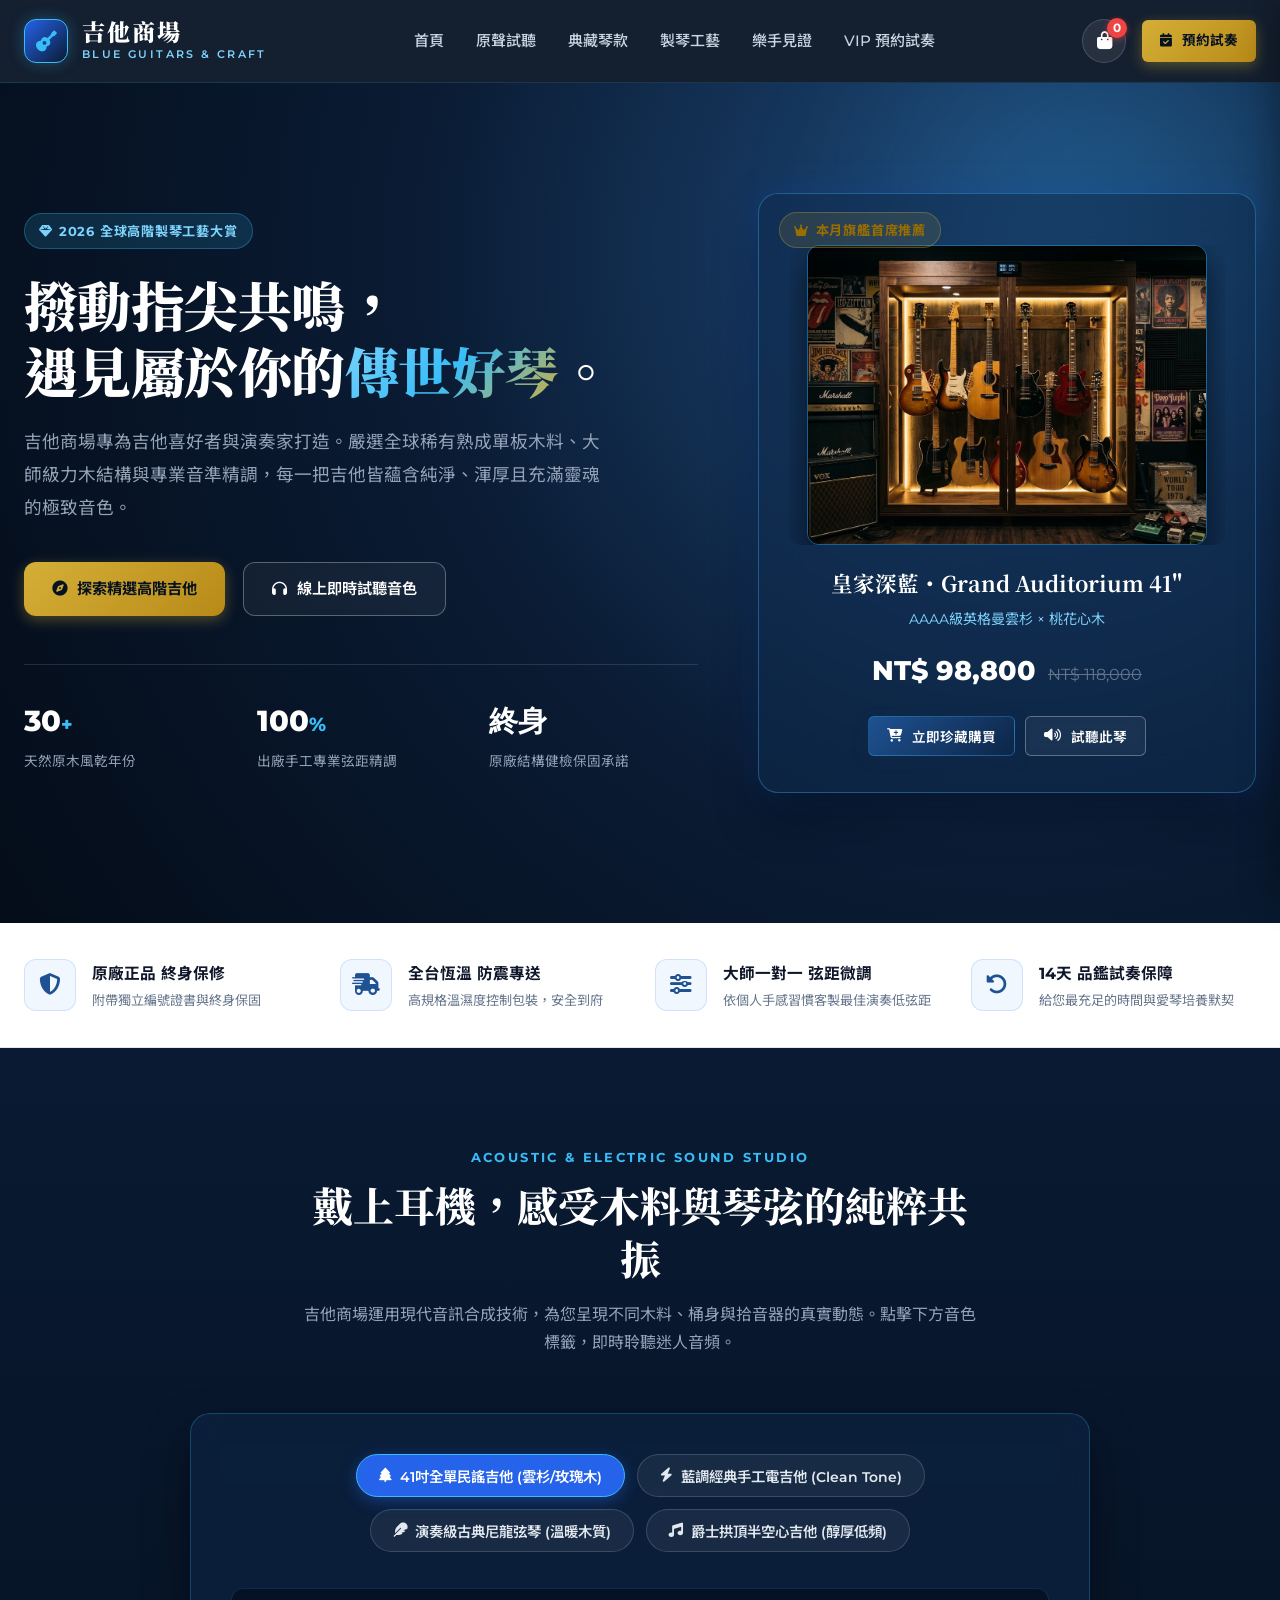
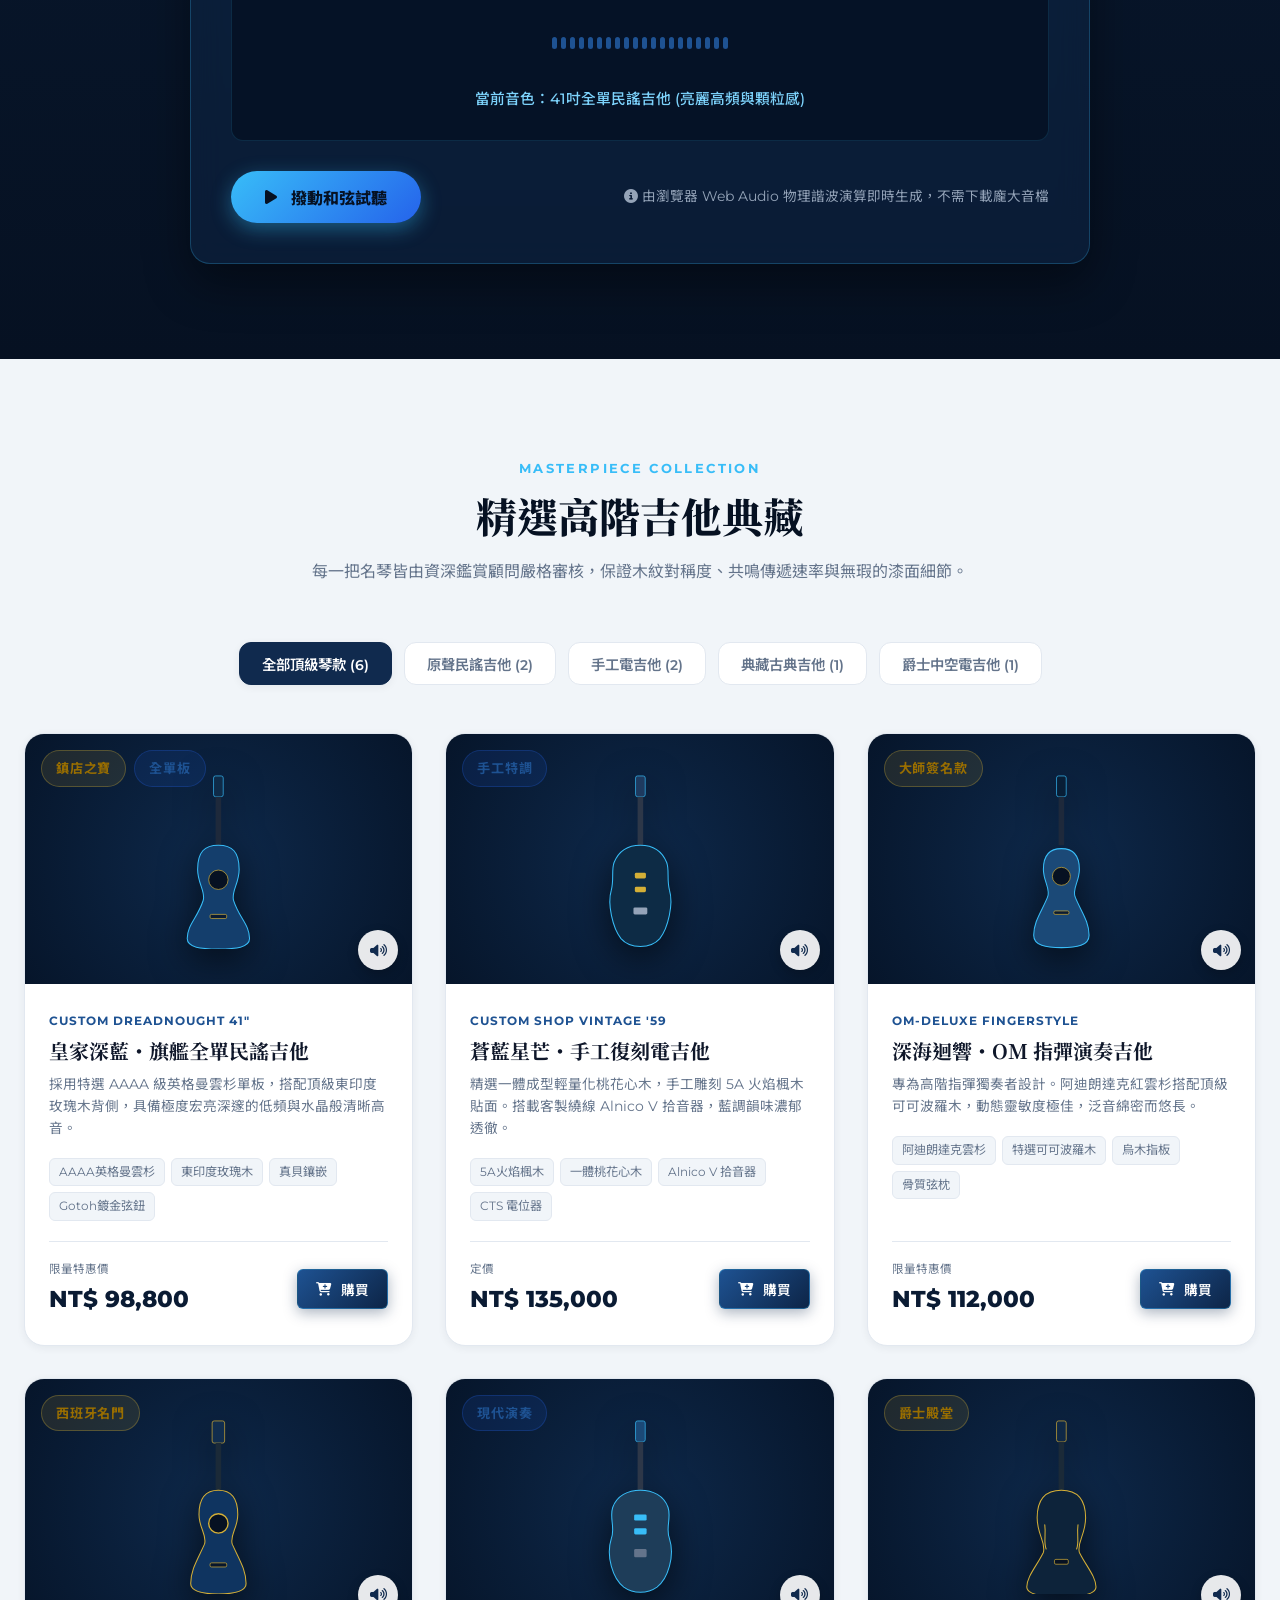
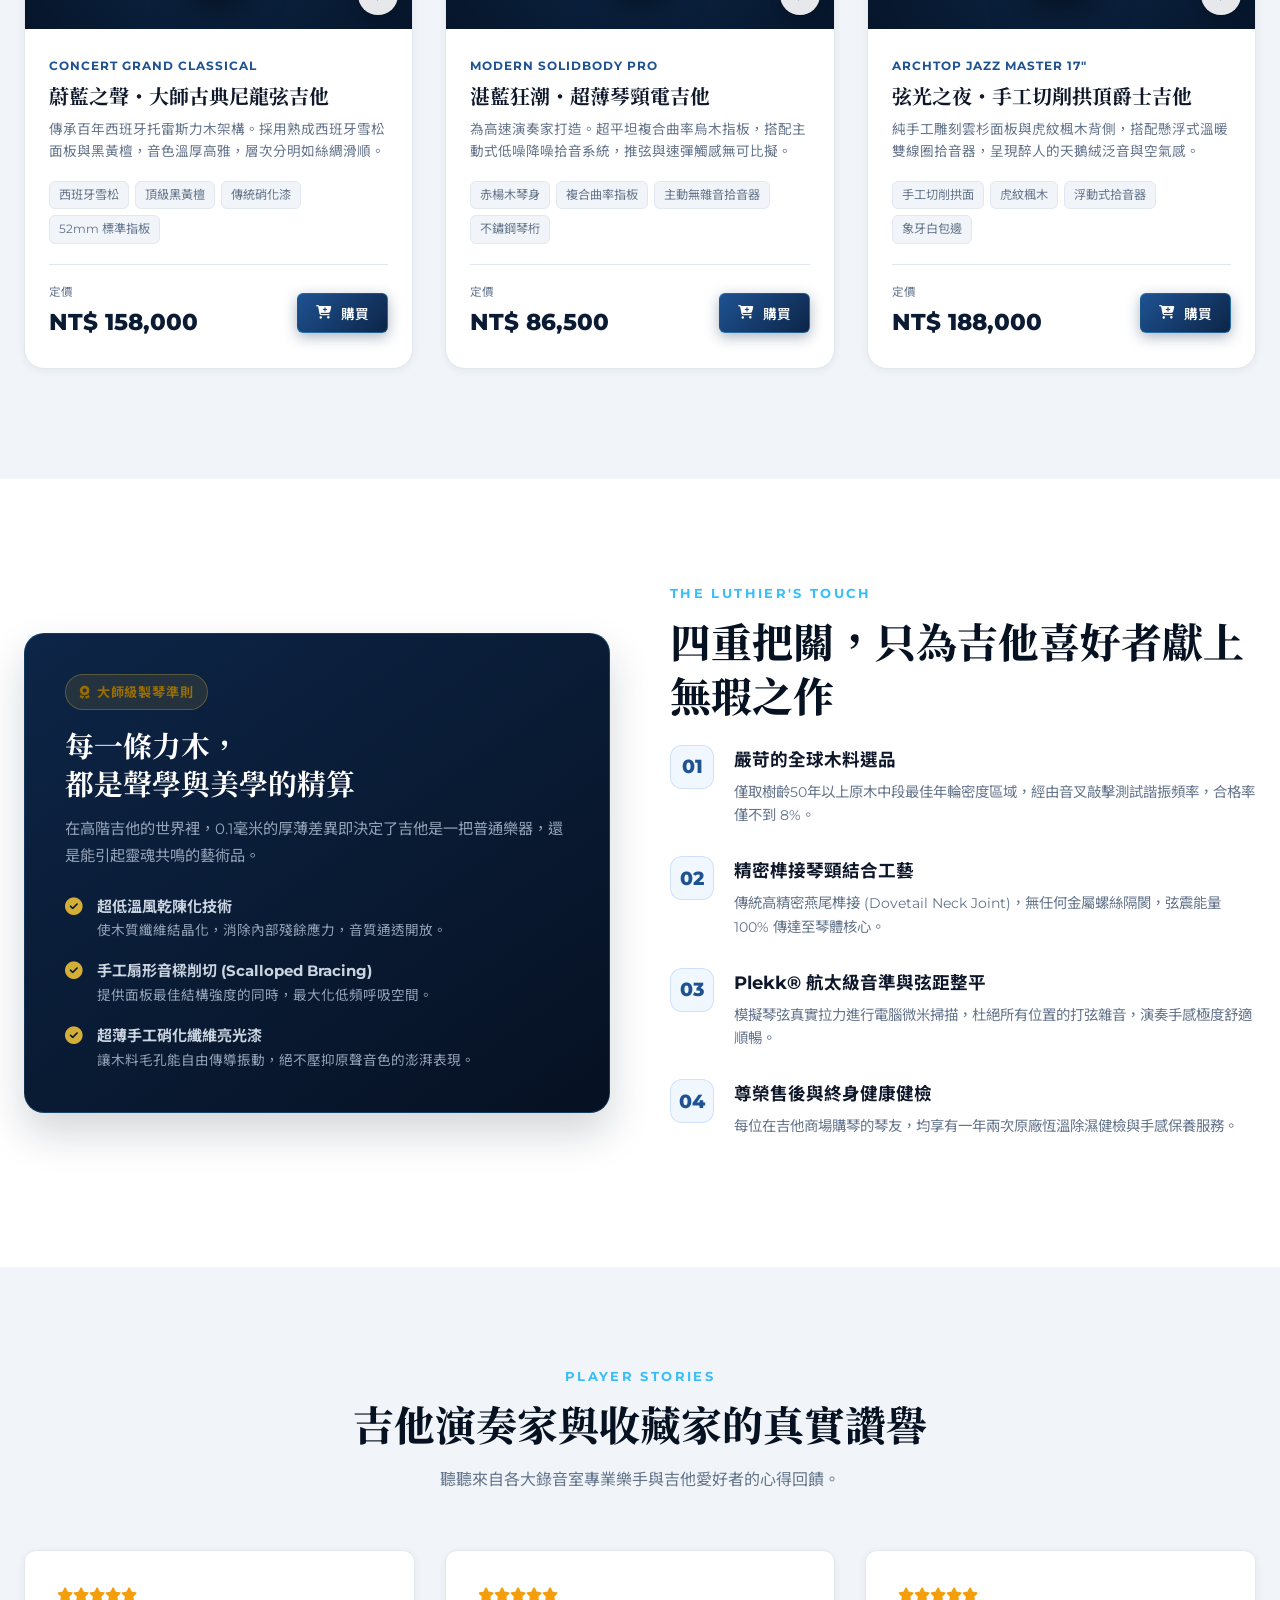
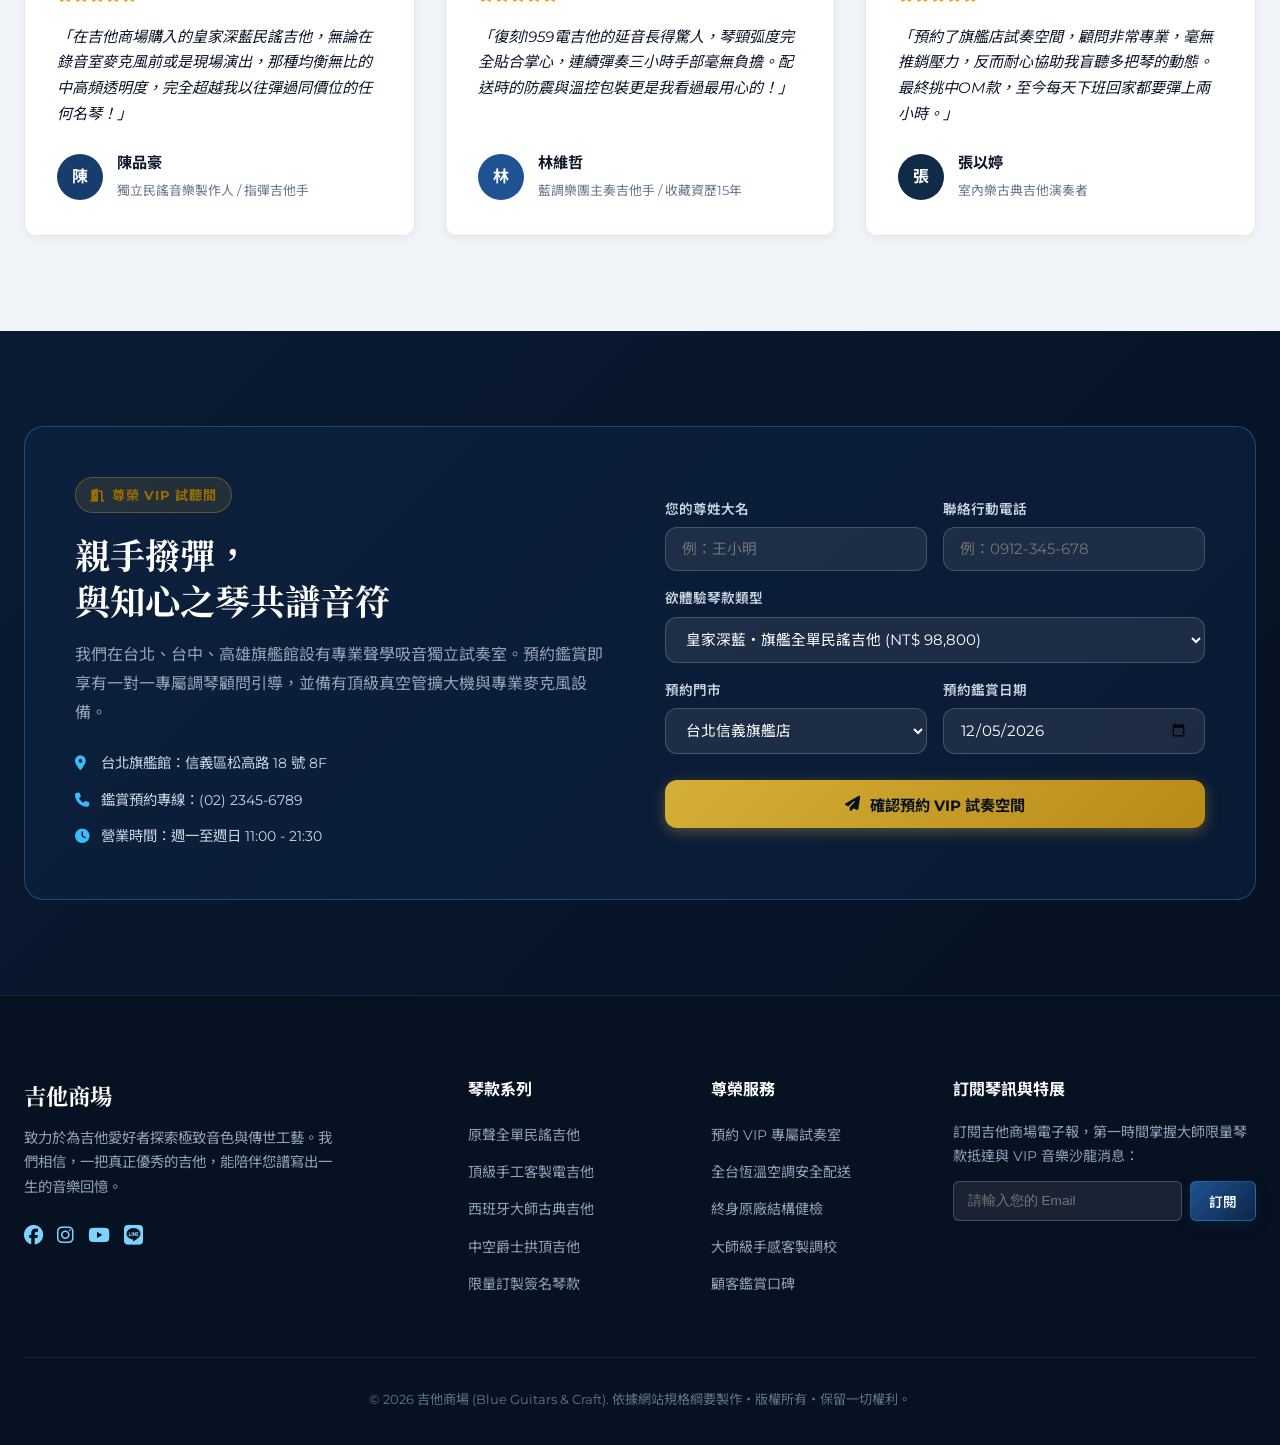
<file: onepage1/index.html>
<!DOCTYPE html>
<html lang="zh-Hant">
<head>
  <meta charset="UTF-8">
  <meta name="viewport" content="width=device-width, initial-scale=1.0">
  <meta name="description" content="吉他商場｜專為吉他愛好者打造的高階吉他專門店。匯聚頂級原聲木吉他、手工電吉他與演奏級古典琴，提供線上音色試聽、尊榮試奏預約與全省恆溫安全配送。">
  <title>吉他商場｜高階吉他專門店・品味極致音色</title>
  
  <!-- Google Fonts & Font Awesome Icons -->
  <link rel="preconnect" href="https://fonts.googleapis.com">
  <link rel="preconnect" href="https://fonts.gstatic.com" crossorigin>
  <link href="https://fonts.googleapis.com/css2?family=Montserrat:ital,wght@0,300;0,400;0,600;0,700;0,800;1,400&family=Noto+Sans+TC:wght@300;400;500;600;700;900&family=Noto+Serif+TC:wght@600;700;900&display=swap" rel="stylesheet">
  <link rel="stylesheet" href="https://cdnjs.cloudflare.com/ajax/libs/font-awesome/6.4.0/css/all.min.css">

  <style>
    /* -------------------------------------------------------------
       品牌色彩與核心變數 (以高階深藍、皇家藍為主色調，金琥珀為點綴)
       ------------------------------------------------------------- */
    :root {
      --primary-950: #061122;
      --primary-900: #0a1b33;
      --primary-800: #102a4e;
      --primary-700: #173d6e;
      --primary-600: #1e5292;
      --primary-500: #2563eb;
      --primary-400: #38bdf8;
      --primary-300: #7dd3fc;
      --primary-100: #e0f2fe;
      --primary-50:  #f0f7ff;

      --accent-gold: #d4af37;
      --accent-amber: #e69d24;
      --accent-glow: rgba(56, 189, 248, 0.25);

      --bg-light: #f8fafc;
      --bg-surface: #ffffff;
      --bg-surface-soft: #f1f5f9;

      --text-main: #0f172a;
      --text-muted: #64748b;
      --text-light: #94a3b8;
      --text-white: #ffffff;

      --border-light: #e2e8f0;
      --border-blue: rgba(37, 99, 235, 0.15);

      --shadow-sm: 0 2px 8px rgba(10, 27, 51, 0.06);
      --shadow-md: 0 8px 24px rgba(10, 27, 51, 0.1);
      --shadow-xl: 0 20px 40px rgba(10, 27, 51, 0.18);
      --shadow-blue: 0 12px 32px rgba(37, 99, 235, 0.25);

      --radius-sm: 6px;
      --radius-md: 12px;
      --radius-lg: 20px;
      --radius-full: 9999px;

      --transition-fast: 0.2s cubic-bezier(0.4, 0, 0.2, 1);
      --transition-normal: 0.3s cubic-bezier(0.4, 0, 0.2, 1);
    }

    * {
      box-sizing: border-box;
      margin: 0;
      padding: 0;
    }

    html {
      scroll-behavior: smooth;
      font-size: 16px;
    }

    body {
      font-family: 'Montserrat', 'Noto Sans TC', sans-serif;
      background-color: var(--bg-light);
      color: var(--text-main);
      line-height: 1.7;
      overflow-x: hidden;
      -webkit-font-smoothing: antialiased;
    }

    a {
      text-decoration: none;
      color: inherit;
      transition: color var(--transition-fast);
    }

    img {
      max-width: 100%;
      height: auto;
      display: block;
    }

    button {
      font-family: inherit;
      cursor: pointer;
      border: none;
      background: none;
      outline: none;
      transition: all var(--transition-fast);
    }

    .container {
      width: min(1240px, calc(100% - 48px));
      margin: 0 auto;
    }

    /* 徽章與按鈕 */
    .badge {
      display: inline-flex;
      align-items: center;
      gap: 6px;
      padding: 6px 14px;
      font-size: 0.82rem;
      font-weight: 700;
      letter-spacing: 0.06em;
      border-radius: var(--radius-full);
      text-transform: uppercase;
    }

    .badge-blue {
      background: rgba(37, 99, 235, 0.12);
      color: var(--primary-600);
      border: 1px solid rgba(37, 99, 235, 0.25);
    }

    .badge-gold {
      background: rgba(212, 175, 55, 0.12);
      color: #996e00;
      border: 1px solid rgba(212, 175, 55, 0.3);
    }

    .badge-dark-blue {
      background: rgba(56, 189, 248, 0.15);
      color: var(--primary-300);
      border: 1px solid rgba(56, 189, 248, 0.3);
    }

    .btn {
      display: inline-flex;
      align-items: center;
      justify-content: center;
      gap: 10px;
      padding: 13px 28px;
      font-size: 0.95rem;
      font-weight: 600;
      border-radius: var(--radius-md);
      transition: all var(--transition-normal);
      text-align: center;
    }

    .btn-primary {
      background: linear-gradient(135deg, #1e5292 0%, #0d2547 100%);
      color: #ffffff;
      box-shadow: 0 4px 14px rgba(16, 42, 78, 0.35);
      border: 1px solid rgba(56, 189, 248, 0.3);
    }

    .btn-primary:hover {
      background: linear-gradient(135deg, #2563eb 0%, #102a4e 100%);
      transform: translateY(-2px);
      box-shadow: 0 8px 24px rgba(37, 99, 235, 0.4);
      color: #ffffff;
    }

    .btn-accent {
      background: linear-gradient(135deg, #d4af37 0%, #b88a18 100%);
      color: #061122;
      font-weight: 700;
      box-shadow: 0 4px 14px rgba(212, 175, 55, 0.35);
    }

    .btn-accent:hover {
      background: linear-gradient(135deg, #f3cf58 0%, #cf9d1d 100%);
      transform: translateY(-2px);
      box-shadow: 0 8px 24px rgba(212, 175, 55, 0.5);
    }

    .btn-outline {
      border: 1px solid rgba(255, 255, 255, 0.3);
      color: #ffffff;
      backdrop-filter: blur(8px);
      background: rgba(255, 255, 255, 0.05);
    }

    .btn-outline:hover {
      background: rgba(255, 255, 255, 0.15);
      border-color: #ffffff;
      transform: translateY(-2px);
    }

    .btn-sm {
      padding: 9px 18px;
      font-size: 0.85rem;
      border-radius: var(--radius-sm);
    }

    /* 頂部導航列 (Sticky & Blur) */
    .header {
      position: sticky;
      top: 0;
      z-index: 1000;
      background: rgba(6, 17, 34, 0.94);
      backdrop-filter: blur(14px);
      border-bottom: 1px solid rgba(56, 189, 248, 0.15);
      transition: all var(--transition-normal);
    }

    .nav-container {
      display: flex;
      align-items: center;
      justify-content: space-between;
      height: 82px;
    }

    .brand-logo {
      display: flex;
      align-items: center;
      gap: 14px;
    }

    .logo-icon {
      width: 44px;
      height: 44px;
      border-radius: 12px;
      background: linear-gradient(135deg, #2563eb, #0a1b33);
      border: 1px solid #38bdf8;
      display: grid;
      place-items: center;
      color: #38bdf8;
      font-size: 1.3rem;
      box-shadow: 0 0 15px rgba(56, 189, 248, 0.3);
    }

    .brand-text h1 {
      font-family: 'Noto Serif TC', serif;
      font-size: 1.45rem;
      font-weight: 900;
      letter-spacing: 0.08em;
      color: #ffffff;
      line-height: 1.1;
    }

    .brand-text span {
      font-size: 0.68rem;
      letter-spacing: 0.22em;
      color: var(--primary-300);
      font-weight: 600;
      display: block;
    }

    .nav-links {
      display: flex;
      align-items: center;
      gap: 32px;
      list-style: none;
    }

    .nav-links a {
      color: #cbd5e1;
      font-size: 0.94rem;
      font-weight: 500;
      position: relative;
      padding: 6px 0;
    }

    .nav-links a::after {
      content: '';
      position: absolute;
      bottom: 0;
      left: 0;
      width: 0%;
      height: 2px;
      background: var(--primary-400);
      transition: width var(--transition-fast);
      border-radius: 2px;
    }

    .nav-links a:hover {
      color: #ffffff;
    }

    .nav-links a:hover::after {
      width: 100%;
    }

    .nav-actions {
      display: flex;
      align-items: center;
      gap: 16px;
    }

    .cart-trigger {
      position: relative;
      width: 44px;
      height: 44px;
      border-radius: 50%;
      background: rgba(255, 255, 255, 0.08);
      display: grid;
      place-items: center;
      color: #ffffff;
      font-size: 1.1rem;
      border: 1px solid rgba(255, 255, 255, 0.15);
      transition: all var(--transition-fast);
    }

    .cart-trigger:hover {
      background: rgba(37, 99, 235, 0.3);
      border-color: var(--primary-400);
      color: var(--primary-300);
    }

    .cart-badge {
      position: absolute;
      top: -2px;
      right: -2px;
      width: 20px;
      height: 20px;
      border-radius: 50%;
      background: #ef4444;
      color: #ffffff;
      font-size: 0.72rem;
      font-weight: 700;
      display: grid;
      place-items: center;
      box-shadow: 0 2px 6px rgba(239, 68, 68, 0.5);
    }

    .menu-toggle {
      display: none;
      color: #ffffff;
      font-size: 1.4rem;
      padding: 6px;
    }

    .nav-reserve-btn {
      display: none;
    }

    @media (min-width: 640px) {
      .nav-reserve-btn {
        display: inline-flex;
      }
    }

    /* -------------------------------------------------------------
       HERO 區塊 (主視覺，彰顯高階藍調奢華與精湛工藝)
       ------------------------------------------------------------- */
    .hero {
      position: relative;
      background: radial-gradient(circle at 80% 20%, #1e4a7b 0%, #0a1b33 50%, #040c18 100%);
      color: #ffffff;
      padding: 110px 0 130px;
      overflow: hidden;
    }

    .hero::before {
      content: '';
      position: absolute;
      top: -20%;
      right: -10%;
      width: 600px;
      height: 600px;
      background: radial-gradient(circle, rgba(56, 189, 248, 0.18) 0%, transparent 70%);
      pointer-events: none;
      filter: blur(60px);
    }

    .hero-grid {
      display: grid;
      grid-template-columns: 1.15fr 0.85fr;
      gap: 60px;
      align-items: center;
    }

    .hero-content {
      z-index: 2;
    }

    .hero-subtitle-tag {
      margin-bottom: 22px;
    }

    .hero-title {
      font-family: 'Noto Serif TC', serif;
      font-size: clamp(2.4rem, 4.2vw, 3.6rem);
      font-weight: 900;
      line-height: 1.22;
      margin-bottom: 24px;
      letter-spacing: -0.01em;
    }

    .hero-title em {
      font-style: normal;
      background: linear-gradient(135deg, #7dd3fc 0%, #38bdf8 50%, #d4af37 100%);
      -webkit-background-clip: text;
      -webkit-text-fill-color: transparent;
    }

    .hero-desc {
      font-size: 1.1rem;
      color: #94a3b8;
      line-height: 1.85;
      margin-bottom: 38px;
      max-width: 580px;
    }

    .hero-buttons {
      display: flex;
      gap: 18px;
      flex-wrap: wrap;
      margin-bottom: 48px;
    }

    .hero-stats {
      display: grid;
      grid-template-columns: repeat(3, 1fr);
      gap: 24px;
      padding-top: 32px;
      border-top: 1px solid rgba(255, 255, 255, 0.12);
    }

    .stat-item h3 {
      font-size: 1.8rem;
      font-weight: 800;
      color: #ffffff;
      font-family: 'Montserrat', sans-serif;
    }

    .stat-item h3 span {
      color: var(--primary-400);
      font-size: 1.2rem;
    }

    .stat-item p {
      font-size: 0.85rem;
      color: #94a3b8;
      margin-top: 4px;
    }

    /* Hero 右側高階吉他視覺展示卡片 */
    .hero-visual {
      position: relative;
      z-index: 2;
    }

    .guitar-showcase-card {
      background: rgba(16, 42, 78, 0.55);
      border: 1px solid rgba(56, 189, 248, 0.35);
      backdrop-filter: blur(20px);
      border-radius: var(--radius-lg);
      padding: 36px 30px;
      box-shadow: 0 25px 50px -12px rgba(4, 12, 24, 0.7), 0 0 35px rgba(37, 99, 235, 0.2);
      text-align: center;
      position: relative;
    }

    .card-top-tag {
      position: absolute;
      top: 18px;
      left: 20px;
      z-index: 3;
    }

    .guitar-art-wrap {
      width: 100%;
      min-height: 280px;
      margin: 15px 0 20px;
      display: flex;
      align-items: center;
      justify-content: center;
      position: relative;
      overflow: hidden;
      border-radius: var(--radius-md);
    }

    /* 右欄圖片樣式 (依據 onepage1.md 規格：寬度400px、高度300px) */
    .hero-photo {
      width: 400px;
      height: 300px;
      max-width: 100%;
      height: auto;
      aspect-ratio: 4 / 3;
      object-fit: cover;
      border-radius: var(--radius-md);
      box-shadow: 0 14px 30px rgba(0, 0, 0, 0.55);
      border: 1px solid rgba(56, 189, 248, 0.35);
      transition: transform 0.4s ease, box-shadow 0.4s ease;
    }

    .hero-photo:hover {
      transform: scale(1.02);
      box-shadow: 0 18px 36px rgba(56, 189, 248, 0.25);
    }

    .featured-info h4 {
      font-family: 'Noto Serif TC', serif;
      font-size: 1.35rem;
      color: #ffffff;
      margin-bottom: 6px;
    }

    .featured-info p {
      color: var(--primary-300);
      font-size: 0.88rem;
      margin-bottom: 16px;
    }

    .featured-price {
      display: flex;
      align-items: baseline;
      justify-content: center;
      gap: 12px;
      margin-bottom: 22px;
    }

    .current-price {
      font-size: 1.7rem;
      font-weight: 800;
      color: #ffffff;
      font-family: 'Montserrat', sans-serif;
    }

    .original-price {
      font-size: 1rem;
      color: #64748b;
      text-decoration: line-through;
    }

    /* -------------------------------------------------------------
       特點與四大承諾 (信任與高階質感背書)
       ------------------------------------------------------------- */
    .features-bar {
      background: #ffffff;
      border-bottom: 1px solid var(--border-light);
      padding: 36px 0;
    }

    .features-grid {
      display: grid;
      grid-template-columns: repeat(4, 1fr);
      gap: 30px;
    }

    .feature-box {
      display: flex;
      align-items: center;
      gap: 16px;
    }

    .feature-icon {
      width: 52px;
      height: 52px;
      flex-shrink: 0;
      border-radius: var(--radius-md);
      background: var(--primary-50);
      color: var(--primary-600);
      border: 1px solid var(--border-blue);
      display: grid;
      place-items: center;
      font-size: 1.35rem;
    }

    .feature-text h4 {
      font-size: 0.98rem;
      font-weight: 700;
      color: var(--text-main);
      margin-bottom: 3px;
    }

    .feature-text p {
      font-size: 0.82rem;
      color: var(--text-muted);
      line-height: 1.4;
    }

    /* -------------------------------------------------------------
       線上原聲試聽間 (核心亮點：Web Audio API 互動音色模擬)
       ------------------------------------------------------------- */
    .tone-studio {
      background: linear-gradient(180deg, #091a32 0%, #061122 100%);
      color: #ffffff;
      padding: 95px 0;
      position: relative;
    }

    .section-header {
      text-align: center;
      max-width: 680px;
      margin: 0 auto 56px;
    }

    .section-eyebrow {
      display: inline-block;
      font-size: 0.82rem;
      font-weight: 700;
      color: var(--primary-400);
      letter-spacing: 0.18em;
      text-transform: uppercase;
      margin-bottom: 10px;
    }

    .section-title {
      font-family: 'Noto Serif TC', serif;
      font-size: clamp(2rem, 3.2vw, 2.7rem);
      font-weight: 800;
      line-height: 1.3;
      margin-bottom: 16px;
    }

    .section-desc {
      font-size: 1rem;
      color: var(--text-light);
      line-height: 1.75;
    }

    .audio-player-card {
      background: rgba(16, 42, 78, 0.45);
      border: 1px solid rgba(56, 189, 248, 0.25);
      backdrop-filter: blur(16px);
      border-radius: var(--radius-lg);
      padding: 40px;
      max-width: 900px;
      margin: 0 auto;
      box-shadow: 0 20px 45px rgba(0, 0, 0, 0.4);
    }

    .tone-selector {
      display: flex;
      justify-content: center;
      gap: 12px;
      flex-wrap: wrap;
      margin-bottom: 36px;
    }

    .tone-tab {
      padding: 10px 22px;
      border-radius: var(--radius-full);
      background: rgba(255, 255, 255, 0.06);
      border: 1px solid rgba(255, 255, 255, 0.15);
      color: #e2e8f0;
      font-size: 0.9rem;
      font-weight: 600;
      cursor: pointer;
      display: flex;
      align-items: center;
      gap: 8px;
      transition: all var(--transition-fast);
    }

    .tone-tab.active, .tone-tab:hover {
      background: var(--primary-500);
      border-color: var(--primary-400);
      color: #ffffff;
      box-shadow: 0 4px 15px rgba(37, 99, 235, 0.4);
    }

    .soundwave-display {
      background: rgba(6, 17, 34, 0.8);
      border-radius: var(--radius-md);
      padding: 28px 24px;
      margin-bottom: 30px;
      border: 1px solid rgba(56, 189, 248, 0.15);
      display: flex;
      flex-direction: column;
      align-items: center;
      gap: 18px;
    }

    .wave-bars {
      display: flex;
      align-items: center;
      gap: 4px;
      height: 52px;
      width: 100%;
      justify-content: center;
    }

    .wave-bar {
      width: 5px;
      height: 12px;
      background: #1e5292;
      border-radius: 4px;
      transition: height 0.15s ease, background 0.15s ease;
    }

    .wave-bars.playing .wave-bar {
      background: var(--primary-400);
      animation: wavePulse 1.2s ease-in-out infinite alternate;
    }

    .wave-bars.playing .wave-bar:nth-child(2n) { animation-delay: 0.15s; }
    .wave-bars.playing .wave-bar:nth-child(3n) { animation-delay: 0.3s; }
    .wave-bars.playing .wave-bar:nth-child(4n) { animation-delay: 0.45s; }

    @keyframes wavePulse {
      0% { height: 10px; }
      100% { height: 48px; }
    }

    .current-tone-label {
      font-size: 0.92rem;
      color: var(--primary-300);
      font-weight: 500;
    }

    .player-controls {
      display: flex;
      align-items: center;
      justify-content: space-between;
      flex-wrap: wrap;
      gap: 20px;
    }

    .play-trigger-btn {
      display: inline-flex;
      align-items: center;
      gap: 14px;
      padding: 14px 34px;
      border-radius: var(--radius-full);
      background: linear-gradient(135deg, #38bdf8 0%, #2563eb 100%);
      color: #061122;
      font-weight: 800;
      font-size: 1rem;
      box-shadow: 0 6px 20px rgba(56, 189, 248, 0.4);
    }

    .play-trigger-btn:hover {
      transform: scale(1.03);
      box-shadow: 0 8px 26px rgba(56, 189, 248, 0.6);
      color: #061122;
    }

    .player-note {
      font-size: 0.85rem;
      color: #94a3b8;
    }

    /* -------------------------------------------------------------
       商品目錄區 (典藏庫展示)
       ------------------------------------------------------------- */
    .shop-section {
      padding: 95px 0 110px;
      background: var(--bg-surface-soft);
    }

    .category-filter {
      display: flex;
      justify-content: center;
      gap: 12px;
      flex-wrap: wrap;
      margin-bottom: 48px;
    }

    .filter-btn {
      padding: 10px 22px;
      border-radius: var(--radius-md);
      font-size: 0.9rem;
      font-weight: 600;
      background: #ffffff;
      color: var(--text-muted);
      border: 1px solid var(--border-light);
      cursor: pointer;
      transition: all var(--transition-fast);
    }

    .filter-btn.active, .filter-btn:hover {
      background: var(--primary-800);
      color: #ffffff;
      border-color: var(--primary-800);
      box-shadow: var(--shadow-sm);
    }

    .products-grid {
      display: grid;
      grid-template-columns: repeat(auto-fill, minmax(360px, 1fr));
      gap: 32px;
    }

    .product-card {
      background: #ffffff;
      border-radius: var(--radius-lg);
      border: 1px solid var(--border-light);
      overflow: hidden;
      display: flex;
      flex-direction: column;
      box-shadow: var(--shadow-sm);
      transition: all var(--transition-normal);
      position: relative;
    }

    .product-card:hover {
      transform: translateY(-6px);
      box-shadow: var(--shadow-xl);
      border-color: rgba(37, 99, 235, 0.3);
    }

    .card-badge-wrap {
      position: absolute;
      top: 16px;
      left: 16px;
      z-index: 5;
      display: flex;
      gap: 8px;
    }

    .card-thumb {
      height: 250px;
      background: radial-gradient(circle, #0e294b 0%, #06152a 100%);
      display: flex;
      align-items: center;
      justify-content: center;
      position: relative;
      overflow: hidden;
      padding: 20px;
    }

    .card-thumb svg {
      height: 85%;
      filter: drop-shadow(0 10px 18px rgba(0,0,0,0.6));
      transition: transform 0.4s ease;
    }

    .product-card:hover .card-thumb svg {
      transform: scale(1.06) rotate(-2deg);
    }

    .quick-sound-btn {
      position: absolute;
      bottom: 14px;
      right: 14px;
      width: 40px;
      height: 40px;
      border-radius: 50%;
      background: rgba(255, 255, 255, 0.9);
      color: var(--primary-800);
      display: grid;
      place-items: center;
      box-shadow: 0 4px 12px rgba(0,0,0,0.2);
      transition: all var(--transition-fast);
      cursor: pointer;
    }

    .quick-sound-btn:hover {
      background: var(--primary-500);
      color: #ffffff;
      transform: scale(1.1);
    }

    .card-body {
      padding: 26px 24px;
      display: flex;
      flex-direction: column;
      flex-grow: 1;
    }

    .card-series {
      font-size: 0.78rem;
      font-weight: 700;
      color: var(--primary-600);
      letter-spacing: 0.08em;
      text-transform: uppercase;
      margin-bottom: 6px;
    }

    .card-title {
      font-family: 'Noto Serif TC', serif;
      font-size: 1.25rem;
      font-weight: 700;
      color: var(--text-main);
      margin-bottom: 10px;
      line-height: 1.35;
    }

    .card-specs {
      font-size: 0.85rem;
      color: var(--text-muted);
      margin-bottom: 18px;
      line-height: 1.6;
    }

    .specs-list {
      display: flex;
      flex-wrap: wrap;
      gap: 6px;
      margin-bottom: 20px;
    }

    .spec-pill {
      font-size: 0.76rem;
      padding: 3px 9px;
      background: var(--bg-surface-soft);
      border-radius: var(--radius-sm);
      color: var(--text-muted);
      border: 1px solid var(--border-light);
    }

    .card-footer {
      margin-top: auto;
      padding-top: 18px;
      border-top: 1px solid var(--border-light);
      display: flex;
      align-items: center;
      justify-content: space-between;
    }

    .card-price-group {
      display: flex;
      flex-direction: column;
    }

    .price-label {
      font-size: 0.72rem;
      color: var(--text-muted);
    }

    .card-price {
      font-size: 1.45rem;
      font-weight: 800;
      color: var(--primary-900);
      font-family: 'Montserrat', sans-serif;
    }

    .card-actions {
      display: flex;
      gap: 8px;
    }

    /* -------------------------------------------------------------
       工藝與嚴選木料說明 (高階吉他專屬細節)
       ------------------------------------------------------------- */
    .craft-section {
      padding: 100px 0;
      background: #ffffff;
    }

    .craft-grid {
      display: grid;
      grid-template-columns: 1fr 1fr;
      gap: 60px;
      align-items: center;
    }

    .craft-img-stack {
      position: relative;
    }

    .craft-main-card {
      background: linear-gradient(145deg, #0d2547, #061122);
      border-radius: var(--radius-lg);
      padding: 40px;
      color: #ffffff;
      border: 1px solid rgba(56, 189, 248, 0.2);
      box-shadow: var(--shadow-xl);
    }

    .craft-pill-list {
      list-style: none;
      display: flex;
      flex-direction: column;
      gap: 16px;
      margin-top: 24px;
    }

    .craft-pill-list li {
      display: flex;
      align-items: flex-start;
      gap: 14px;
      font-size: 0.94rem;
      color: #cbd5e1;
    }

    .craft-pill-list i {
      color: var(--accent-gold);
      font-size: 1.1rem;
      margin-top: 4px;
    }

    .craft-feature-item {
      display: flex;
      gap: 20px;
      margin-bottom: 28px;
    }

    .craft-num {
      width: 44px;
      height: 44px;
      border-radius: var(--radius-md);
      background: var(--primary-50);
      color: var(--primary-600);
      font-family: 'Montserrat', sans-serif;
      font-weight: 800;
      font-size: 1.2rem;
      display: grid;
      place-items: center;
      flex-shrink: 0;
      border: 1px solid var(--border-blue);
    }

    .craft-detail h4 {
      font-size: 1.1rem;
      font-weight: 700;
      color: var(--text-main);
      margin-bottom: 6px;
    }

    .craft-detail p {
      font-size: 0.9rem;
      color: var(--text-muted);
      line-height: 1.65;
    }

    /* -------------------------------------------------------------
       顧客與演奏家見證
       ------------------------------------------------------------- */
    .reviews-section {
      padding: 95px 0;
      background: var(--bg-surface-soft);
    }

    .reviews-grid {
      display: grid;
      grid-template-columns: repeat(3, 1fr);
      gap: 30px;
    }

    .review-card {
      background: #ffffff;
      border-radius: var(--radius-md);
      padding: 32px;
      box-shadow: var(--shadow-sm);
      border: 1px solid var(--border-light);
      display: flex;
      flex-direction: column;
      justify-content: space-between;
    }

    .stars {
      color: #f59e0b;
      margin-bottom: 16px;
      font-size: 0.9rem;
    }

    .review-quote {
      font-size: 0.94rem;
      color: var(--text-main);
      line-height: 1.7;
      margin-bottom: 24px;
      font-style: italic;
    }

    .reviewer-info {
      display: flex;
      align-items: center;
      gap: 14px;
    }

    .reviewer-avatar {
      width: 46px;
      height: 46px;
      border-radius: 50%;
      background: var(--primary-700);
      color: #ffffff;
      display: grid;
      place-items: center;
      font-weight: 700;
    }

    .reviewer-meta h5 {
      font-size: 0.95rem;
      font-weight: 700;
      color: var(--text-main);
    }

    .reviewer-meta span {
      font-size: 0.8rem;
      color: var(--text-muted);
    }

    /* -------------------------------------------------------------
       預約旗艦店試奏 (VIP 會員試聽服務)
       ------------------------------------------------------------- */
    .booking-section {
      padding: 95px 0;
      background: linear-gradient(135deg, #0a1b33 0%, #061122 100%);
      color: #ffffff;
    }

    .booking-card {
      background: rgba(16, 42, 78, 0.4);
      border: 1px solid rgba(56, 189, 248, 0.3);
      border-radius: var(--radius-lg);
      padding: 50px;
      display: grid;
      grid-template-columns: 1fr 1fr;
      gap: 50px;
      align-items: center;
    }

    .booking-form {
      display: flex;
      flex-direction: column;
      gap: 16px;
    }

    .form-group {
      display: flex;
      flex-direction: column;
      gap: 6px;
    }

    .form-group label {
      font-size: 0.85rem;
      font-weight: 600;
      color: #cbd5e1;
    }

    .form-control {
      padding: 12px 16px;
      border-radius: var(--radius-md);
      background: rgba(255, 255, 255, 0.08);
      border: 1px solid rgba(255, 255, 255, 0.18);
      color: #ffffff;
      font-size: 0.92rem;
      font-family: inherit;
      outline: none;
      transition: border-color var(--transition-fast);
    }

    .form-control:focus {
      border-color: var(--primary-400);
      background: rgba(255, 255, 255, 0.12);
    }

    .form-control option {
      background: #0a1b33;
      color: #ffffff;
    }

    .form-row {
      display: grid;
      grid-template-columns: 1fr 1fr;
      gap: 16px;
    }

    /* -------------------------------------------------------------
       頁尾 (Footer)
       ------------------------------------------------------------- */
    .footer {
      background: var(--primary-950);
      color: #94a3b8;
      padding: 80px 0 35px;
      border-top: 1px solid rgba(56, 189, 248, 0.15);
    }

    .footer-grid {
      display: grid;
      grid-template-columns: 2fr 1fr 1fr 1.5fr;
      gap: 40px;
      margin-bottom: 60px;
    }

    .footer-brand h3 {
      font-family: 'Noto Serif TC', serif;
      font-size: 1.4rem;
      color: #ffffff;
      margin-bottom: 12px;
    }

    .footer-brand p {
      font-size: 0.9rem;
      line-height: 1.7;
      margin-bottom: 20px;
      max-width: 320px;
    }

    .footer-col h4 {
      color: #ffffff;
      font-size: 1rem;
      font-weight: 700;
      margin-bottom: 18px;
    }

    .footer-links {
      list-style: none;
      display: flex;
      flex-direction: column;
      gap: 10px;
    }

    .footer-links a {
      font-size: 0.88rem;
      color: #94a3b8;
    }

    .footer-links a:hover {
      color: var(--primary-400);
      padding-left: 4px;
    }

    .newsletter-form {
      display: flex;
      gap: 8px;
      margin-top: 12px;
    }

    .newsletter-input {
      flex: 1;
      padding: 10px 14px;
      border-radius: var(--radius-sm);
      background: rgba(255, 255, 255, 0.08);
      border: 1px solid rgba(255, 255, 255, 0.2);
      color: #ffffff;
      font-size: 0.85rem;
      outline: none;
    }

    .copyright {
      padding-top: 30px;
      border-top: 1px solid rgba(255, 255, 255, 0.08);
      text-align: center;
      font-size: 0.82rem;
      color: #64748b;
    }

    /* -------------------------------------------------------------
       購物車側邊抽屜 (Cart Drawer)
       ------------------------------------------------------------- */
    .cart-drawer-overlay {
      position: fixed;
      inset: 0;
      background: rgba(0, 0, 0, 0.65);
      backdrop-filter: blur(4px);
      z-index: 2000;
      opacity: 0;
      pointer-events: none;
      transition: opacity var(--transition-normal);
    }

    .cart-drawer-overlay.active {
      opacity: 1;
      pointer-events: auto;
    }

    .cart-drawer {
      position: fixed;
      top: 0;
      right: 0;
      bottom: 0;
      width: min(440px, 100%);
      background: #ffffff;
      box-shadow: -10px 0 30px rgba(0,0,0,0.25);
      z-index: 2001;
      transform: translateX(100%);
      transition: transform var(--transition-normal);
      display: flex;
      flex-direction: column;
    }

    .cart-drawer.active {
      transform: translateX(0);
    }

    .cart-header {
      padding: 22px 24px;
      border-bottom: 1px solid var(--border-light);
      display: flex;
      align-items: center;
      justify-content: space-between;
      background: var(--primary-900);
      color: #ffffff;
    }

    .cart-header h3 {
      font-size: 1.15rem;
      font-weight: 700;
      display: flex;
      align-items: center;
      gap: 10px;
    }

    .cart-close-btn {
      color: #ffffff;
      font-size: 1.3rem;
      padding: 4px;
    }

    .cart-items-body {
      flex: 1;
      overflow-y: auto;
      padding: 24px;
      display: flex;
      flex-direction: column;
      gap: 18px;
    }

    .cart-item {
      display: flex;
      gap: 16px;
      padding-bottom: 18px;
      border-bottom: 1px solid var(--border-light);
      align-items: center;
    }

    .cart-item-thumb {
      width: 65px;
      height: 65px;
      border-radius: var(--radius-sm);
      background: var(--primary-900);
      display: grid;
      place-items: center;
      padding: 6px;
      flex-shrink: 0;
    }

    .cart-item-thumb svg {
      height: 100%;
    }

    .cart-item-info {
      flex: 1;
    }

    .cart-item-title {
      font-size: 0.92rem;
      font-weight: 700;
      color: var(--text-main);
      margin-bottom: 4px;
    }

    .cart-item-price {
      font-size: 0.95rem;
      color: var(--primary-600);
      font-weight: 700;
    }

    .cart-item-remove {
      color: #ef4444;
      font-size: 0.9rem;
      padding: 6px;
    }

    .cart-empty-state {
      text-align: center;
      padding: 60px 20px;
      color: var(--text-muted);
    }

    .cart-empty-state i {
      font-size: 3rem;
      color: var(--primary-300);
      margin-bottom: 16px;
      display: block;
    }

    .cart-footer {
      padding: 24px;
      border-top: 1px solid var(--border-light);
      background: var(--bg-surface-soft);
    }

    .cart-total-row {
      display: flex;
      justify-content: space-between;
      align-items: center;
      font-size: 1.1rem;
      font-weight: 700;
      margin-bottom: 18px;
    }

    .cart-total-price {
      color: var(--primary-600);
      font-size: 1.4rem;
      font-weight: 800;
      font-family: 'Montserrat', sans-serif;
    }

    /* -------------------------------------------------------------
       彈出訊息通知 (Toast)
       ------------------------------------------------------------- */
    .toast-container {
      position: fixed;
      bottom: 24px;
      right: 24px;
      z-index: 3000;
      display: flex;
      flex-direction: column;
      gap: 10px;
      max-width: calc(100vw - 48px);
    }

    .toast-msg {
      background: var(--primary-900);
      color: #ffffff;
      padding: 14px 22px;
      border-radius: var(--radius-md);
      box-shadow: var(--shadow-xl);
      border-left: 4px solid var(--primary-400);
      display: flex;
      align-items: center;
      gap: 12px;
      font-size: 0.9rem;
      font-weight: 600;
      animation: slideInRight 0.3s ease;
    }

    @keyframes slideInRight {
      from { transform: translateX(100%); opacity: 0; }
      to { transform: translateX(0); opacity: 1; }
    }

    /* 響應式微調 */
    @media (max-width: 1024px) {
      .hero-grid { grid-template-columns: 1fr; }
      .features-grid { grid-template-columns: repeat(2, 1fr); }
      .craft-grid { grid-template-columns: 1fr; }
      .reviews-grid { grid-template-columns: 1fr; }
      .booking-card { grid-template-columns: 1fr; }
      .footer-grid { grid-template-columns: 1fr 1fr; }
    }

    @media (max-width: 768px) {
      .nav-links {
        display: none;
      }
      .nav-links.mobile-open {
        display: flex;
        flex-direction: column;
        position: absolute;
        top: 82px;
        left: 0;
        right: 0;
        background: #061122;
        padding: 20px;
        border-bottom: 1px solid rgba(56, 189, 248, 0.2);
        box-shadow: var(--shadow-xl);
      }
      .menu-toggle { display: block; }
      .hero-stats { grid-template-columns: 1fr; }
      .features-grid { grid-template-columns: 1fr; }
      .products-grid { grid-template-columns: 1fr; }
      .form-row { grid-template-columns: 1fr; }
      .footer-grid { grid-template-columns: 1fr; }
    }
  </style>
</head>
<body>

  <!-- ==========================================
       頂部導航列 (Navigation Header)
       ========================================== -->
  <header class="header">
    <div class="container nav-container">
      <!-- 品牌 Logo -->
      <a href="#home" class="brand-logo" aria-label="回到吉他商場首頁">
        <div class="logo-icon">
          <i class="fa-solid fa-guitar"></i>
        </div>
        <div class="brand-text">
          <h1>吉他商場</h1>
          <span>BLUE GUITARS &amp; CRAFT</span>
        </div>
      </a>

      <!-- 導覽連結 -->
      <ul class="nav-links" id="navLinks">
        <li><a href="#home">首頁</a></li>
        <li><a href="#tone-studio">原聲試聽</a></li>
        <li><a href="#collection">典藏琴款</a></li>
        <li><a href="#craft">製琴工藝</a></li>
        <li><a href="#reviews">樂手見證</a></li>
        <li><a href="#booking">VIP 預約試奏</a></li>
      </ul>

      <!-- 導覽按鈕與購物車 -->
      <div class="nav-actions">
        <button class="cart-trigger" id="cartBtn" aria-label="查看購物車">
          <i class="fa-solid fa-bag-shopping"></i>
          <span class="cart-badge" id="cartCount">0</span>
        </button>
        <a href="#booking" class="btn btn-accent btn-sm nav-reserve-btn">
          <i class="fa-solid fa-calendar-check"></i> 預約試奏
        </a>
        <button class="menu-toggle" id="mobileMenuBtn" aria-label="切換導覽選單">
          <i class="fa-solid fa-bars"></i>
        </button>
      </div>
    </div>
  </header>

  <!-- ==========================================
       HERO 主視覺區塊
       ========================================== -->
  <section class="hero" id="home">
    <div class="container hero-grid">
      <!-- 左側文案 -->
      <div class="hero-content">
        <div class="hero-subtitle-tag">
          <span class="badge badge-dark-blue">
            <i class="fa-solid fa-gem"></i> 2026 全球高階製琴工藝大賞
          </span>
        </div>
        <h2 class="hero-title">
          撥動指尖共鳴，<br>
          遇見屬於你的<em>傳世好琴</em>。
        </h2>
        <p class="hero-desc">
          吉他商場專為吉他喜好者與演奏家打造。嚴選全球稀有熟成單板木料、大師級力木結構與專業音準精調，每一把吉他皆蘊含純淨、渾厚且充滿靈魂的極致音色。
        </p>

        <div class="hero-buttons">
          <a href="#collection" class="btn btn-accent">
            <i class="fa-solid fa-compass"></i> 探索精選高階吉他
          </a>
          <a href="#tone-studio" class="btn btn-outline">
            <i class="fa-solid fa-headphones"></i> 線上即時試聽音色
          </a>
        </div>

        <div class="hero-stats">
          <div class="stat-item">
            <h3>30<span>+</span></h3>
            <p>天然原木風乾年份</p>
          </div>
          <div class="stat-item">
            <h3>100<span>%</span></h3>
            <p>出廠手工專業弦距精調</p>
          </div>
          <div class="stat-item">
            <h3>終身</h3>
            <p>原廠結構健檢保固承諾</p>
          </div>
        </div>
      </div>

      <!-- 右側焦點高階琴款展示卡 (依據 onepage1.md 規格：不使用 CSS 插畫，使用既有圖片 images/hero.jpg) -->
      <div class="hero-visual">
        <div class="guitar-showcase-card">
          <span class="badge badge-gold card-top-tag">
            <i class="fa-solid fa-crown"></i> 本月旗艦首席推薦
          </span>

          <div class="guitar-art-wrap">
            <img class="hero-photo" src="images/hero.jfif
            " alt="皇家深藍・Grand Auditorium 41&quot;" width="400" height="300">
          </div>

          <div class="featured-info">
            <h4>皇家深藍・Grand Auditorium 41"</h4>
            <p>AAAA級英格曼雲杉 × 桃花心木</p>
          </div>

          <div class="featured-price">
            <span class="current-price">NT$ 98,800</span>
            <span class="original-price">NT$ 118,000</span>
          </div>

          <div style="display: flex; gap: 10px; justify-content: center; flex-wrap: wrap;">
            <button class="btn btn-primary btn-sm" onclick="addToCart(1, '皇家深藍・Grand Auditorium 41&quot;', 98800)">
              <i class="fa-solid fa-cart-plus"></i> 立即珍藏購買
            </button>
            <button class="btn btn-outline btn-sm" onclick="playGuitarTone('acoustic')">
              <i class="fa-solid fa-volume-high"></i> 試聽此琴
            </button>
          </div>
        </div>
      </div>
    </div>
  </section>

  <!-- ==========================================
       特點承諾條 (信譽與頂級購物保障)
       ========================================== -->
  <section class="features-bar">
    <div class="container features-grid">
      <div class="feature-box">
        <div class="feature-icon"><i class="fa-solid fa-shield-halved"></i></div>
        <div class="feature-text">
          <h4>原廠正品 終身保修</h4>
          <p>附帶獨立編號證書與終身保固</p>
        </div>
      </div>
      <div class="feature-box">
        <div class="feature-icon"><i class="fa-solid fa-truck-fast"></i></div>
        <div class="feature-text">
          <h4>全台恆溫 防震專送</h4>
          <p>高規格溫濕度控制包裝，安全到府</p>
        </div>
      </div>
      <div class="feature-box">
        <div class="feature-icon"><i class="fa-solid fa-sliders"></i></div>
        <div class="feature-text">
          <h4>大師一對一 弦距微調</h4>
          <p>依個人手感習慣客製最佳演奏低弦距</p>
        </div>
      </div>
      <div class="feature-box">
        <div class="feature-icon"><i class="fa-solid fa-rotate-left"></i></div>
        <div class="feature-text">
          <h4>14天 品鑑試奏保障</h4>
          <p>給您最充足的時間與愛琴培養默契</p>
        </div>
      </div>
    </div>
  </section>

  <!-- ==========================================
       線上音色試聽間 (Tone Studio - Web Audio API)
       ========================================== -->
  <section class="tone-studio" id="tone-studio">
    <div class="container">
      <div class="section-header">
        <span class="section-eyebrow">Acoustic &amp; Electric Sound Studio</span>
        <h2 class="section-title">戴上耳機，感受木料與琴弦的純粹共振</h2>
        <p class="section-desc">
          吉他商場運用現代音訊合成技術，為您呈現不同木料、桶身與拾音器的真實動態。點擊下方音色標籤，即時聆聽迷人音頻。
        </p>
      </div>

      <div class="audio-player-card">
        <!-- 音色切換標籤 -->
        <div class="tone-selector">
          <button class="tone-tab active" onclick="selectTone('acoustic', this)">
            <i class="fa-solid fa-tree"></i> 41吋全單民謠吉他 (雲杉/玫瑰木)
          </button>
          <button class="tone-tab" onclick="selectTone('electric', this)">
            <i class="fa-solid fa-bolt"></i> 藍調經典手工電吉他 (Clean Tone)
          </button>
          <button class="tone-tab" onclick="selectTone('classical', this)">
            <i class="fa-solid fa-feather"></i> 演奏級古典尼龍弦琴 (溫暖木質)
          </button>
          <button class="tone-tab" onclick="selectTone('jazz', this)">
            <i class="fa-solid fa-music"></i> 爵士拱頂半空心吉他 (醇厚低頻)
          </button>
        </div>

        <!-- 動態波形顯示 -->
        <div class="soundwave-display">
          <div class="wave-bars" id="waveBars">
            <span class="wave-bar"></span>
            <span class="wave-bar"></span>
            <span class="wave-bar"></span>
            <span class="wave-bar"></span>
            <span class="wave-bar"></span>
            <span class="wave-bar"></span>
            <span class="wave-bar"></span>
            <span class="wave-bar"></span>
            <span class="wave-bar"></span>
            <span class="wave-bar"></span>
            <span class="wave-bar"></span>
            <span class="wave-bar"></span>
            <span class="wave-bar"></span>
            <span class="wave-bar"></span>
            <span class="wave-bar"></span>
            <span class="wave-bar"></span>
            <span class="wave-bar"></span>
            <span class="wave-bar"></span>
            <span class="wave-bar"></span>
            <span class="wave-bar"></span>
          </div>
          <span class="current-tone-label" id="currentToneLabel">當前音色：41吋全單民謠吉他 (亮麗高頻與顆粒感)</span>
        </div>

        <!-- 播放控制列 -->
        <div class="player-controls">
          <button class="play-trigger-btn" id="playBtn" onclick="togglePlayTone()">
            <i class="fa-solid fa-play" id="playIcon"></i>
            <span id="playBtnText">撥動和弦試聽</span>
          </button>
          <div class="player-note">
            <i class="fa-solid fa-circle-info"></i> 由瀏覽器 Web Audio 物理諧波演算即時生成，不需下載龐大音檔
          </div>
        </div>
      </div>
    </div>
  </section>

  <!-- ==========================================
       精選吉他商場典藏庫 (吸引顧客購買吉他)
       ========================================== -->
  <section class="shop-section" id="collection">
    <div class="container">
      <div class="section-header">
        <span class="section-eyebrow">Masterpiece Collection</span>
        <h2 class="section-title" style="color: var(--primary-950);">精選高階吉他典藏</h2>
        <p class="section-desc" style="color: var(--text-muted);">
          每一把名琴皆由資深鑑賞顧問嚴格審核，保證木紋對稱度、共鳴傳遞速率與無瑕的漆面細節。
        </p>
      </div>

      <!-- 分類篩選按鈕 -->
      <div class="category-filter">
        <button class="filter-btn active" onclick="filterGuitars('all', this)">全部頂級琴款 (6)</button>
        <button class="filter-btn" onclick="filterGuitars('acoustic', this)">原聲民謠吉他 (2)</button>
        <button class="filter-btn" onclick="filterGuitars('electric', this)">手工電吉他 (2)</button>
        <button class="filter-btn" onclick="filterGuitars('classical', this)">典藏古典吉他 (1)</button>
        <button class="filter-btn" onclick="filterGuitars('archtop', this)">爵士中空電吉他 (1)</button>
      </div>

      <!-- 商品展示網格 (6款精選琴款) -->
      <div class="products-grid" id="productsGrid">

        <!-- 吉他 01 -->
        <div class="product-card" data-category="acoustic">
          <div class="card-badge-wrap">
            <span class="badge badge-gold">鎮店之寶</span>
            <span class="badge badge-blue">全單板</span>
          </div>
          <div class="card-thumb">
            <svg viewBox="0 0 160 260" fill="none" style="height: 180px;">
              <rect x="73" y="10" width="14" height="30" rx="3" fill="#0f2b48" stroke="#38bdf8"/>
              <rect x="76" y="40" width="8" height="70" fill="#1e293b"/>
              <path d="M80 110 C60 110 50 120 50 145 C50 165 62 178 58 190 C50 215 35 225 35 245 C35 258 55 260 80 260 C105 260 125 258 125 245 C125 225 110 215 102 190 C98 178 110 165 110 145 C110 120 100 110 80 110 Z" fill="#143e6c" stroke="#38bdf8" stroke-width="1.5"/>
              <circle cx="80" cy="160" r="14" fill="#061122" stroke="#d4af37"/>
              <rect x="68" y="210" width="24" height="6" rx="2" fill="#0a1b33" stroke="#d4af37"/>
            </svg>
            <button class="quick-sound-btn" onclick="playGuitarTone('acoustic')" title="試聽音色">
              <i class="fa-solid fa-volume-high"></i>
            </button>
          </div>
          <div class="card-body">
            <span class="card-series">Custom Dreadnought 41"</span>
            <h3 class="card-title">皇家深藍・旗艦全單民謠吉他</h3>
            <p class="card-specs">採用特選 AAAA 級英格曼雲杉單板，搭配頂級東印度玫瑰木背側，具備極度宏亮深邃的低頻與水晶般清晰高音。</p>
            <div class="specs-list">
              <span class="spec-pill">AAAA英格曼雲杉</span>
              <span class="spec-pill">東印度玫瑰木</span>
              <span class="spec-pill">真貝鑲嵌</span>
              <span class="spec-pill">Gotoh鍍金弦鈕</span>
            </div>
            <div class="card-footer">
              <div class="card-price-group">
                <span class="price-label">限量特惠價</span>
                <span class="card-price">NT$ 98,800</span>
              </div>
              <div class="card-actions">
                <button class="btn btn-primary btn-sm" onclick="addToCart(1, '皇家深藍・旗艦全單民謠吉他', 98800)">
                  <i class="fa-solid fa-cart-plus"></i> 購買
                </button>
              </div>
            </div>
          </div>
        </div>

        <!-- 吉他 02 -->
        <div class="product-card" data-category="electric">
          <div class="card-badge-wrap">
            <span class="badge badge-blue">手工特調</span>
          </div>
          <div class="card-thumb">
            <svg viewBox="0 0 160 260" fill="none" style="height: 180px;">
              <rect x="73" y="10" width="14" height="30" rx="3" fill="#1e3a5f" stroke="#38bdf8"/>
              <rect x="76" y="40" width="8" height="70" fill="#2d3748"/>
              <path d="M80 110 C65 110 50 115 42 135 C38 145 42 160 38 175 C32 195 40 230 52 245 C65 260 95 260 108 245 C120 230 128 195 122 175 C118 160 122 145 118 135 C110 115 95 110 80 110 Z" fill="#0d2b45" stroke="#38bdf8" stroke-width="1.5"/>
              <rect x="72" y="150" width="16" height="8" rx="2" fill="#d4af37"/>
              <rect x="72" y="170" width="16" height="8" rx="2" fill="#d4af37"/>
              <rect x="70" y="200" width="20" height="10" rx="2" fill="#94a3b8"/>
            </svg>
            <button class="quick-sound-btn" onclick="playGuitarTone('electric')" title="試聽音色">
              <i class="fa-solid fa-volume-high"></i>
            </button>
          </div>
          <div class="card-body">
            <span class="card-series">Custom Shop Vintage '59</span>
            <h3 class="card-title">蒼藍星芒・手工復刻電吉他</h3>
            <p class="card-specs">精選一體成型輕量化桃花心木，手工雕刻 5A 火焰楓木貼面。搭載客製繞線 Alnico V 拾音器，藍調韻味濃郁透徹。</p>
            <div class="specs-list">
              <span class="spec-pill">5A火焰楓木</span>
              <span class="spec-pill">一體桃花心木</span>
              <span class="spec-pill">Alnico V 拾音器</span>
              <span class="spec-pill">CTS 電位器</span>
            </div>
            <div class="card-footer">
              <div class="card-price-group">
                <span class="price-label">定價</span>
                <span class="card-price">NT$ 135,000</span>
              </div>
              <div class="card-actions">
                <button class="btn btn-primary btn-sm" onclick="addToCart(2, '蒼藍星芒・手工復刻電吉他', 135000)">
                  <i class="fa-solid fa-cart-plus"></i> 購買
                </button>
              </div>
            </div>
          </div>
        </div>

        <!-- 吉他 03 -->
        <div class="product-card" data-category="acoustic">
          <div class="card-badge-wrap">
            <span class="badge badge-gold">大師簽名款</span>
          </div>
          <div class="card-thumb">
            <svg viewBox="0 0 160 260" fill="none" style="height: 180px;">
              <rect x="73" y="10" width="14" height="30" rx="3" fill="#081e36" stroke="#38bdf8"/>
              <rect x="76" y="40" width="8" height="70" fill="#1e293b"/>
              <path d="M80 115 C62 115 54 125 54 145 C54 162 65 174 60 185 C52 205 40 220 40 240 C40 255 58 258 80 258 C102 258 120 255 120 240 C120 220 108 205 100 185 C95 174 106 162 106 145 C106 125 98 115 80 115 Z" fill="#1b4977" stroke="#38bdf8" stroke-width="1.5"/>
              <circle cx="80" cy="155" r="13" fill="#061122" stroke="#d4af37"/>
              <rect x="69" y="205" width="22" height="5" rx="2" fill="#0a1b33" stroke="#d4af37"/>
            </svg>
            <button class="quick-sound-btn" onclick="playGuitarTone('acoustic')" title="試聽音色">
              <i class="fa-solid fa-volume-high"></i>
            </button>
          </div>
          <div class="card-body">
            <span class="card-series">OM-Deluxe Fingerstyle</span>
            <h3 class="card-title">深海迴響・OM 指彈演奏吉他</h3>
            <p class="card-specs">專為高階指彈獨奏者設計。阿迪朗達克紅雲杉搭配頂級可可波羅木，動態靈敏度極佳，泛音綿密而悠長。</p>
            <div class="specs-list">
              <span class="spec-pill">阿迪朗達克雲杉</span>
              <span class="spec-pill">特選可可波羅木</span>
              <span class="spec-pill">烏木指板</span>
              <span class="spec-pill">骨質弦枕</span>
            </div>
            <div class="card-footer">
              <div class="card-price-group">
                <span class="price-label">限量特惠價</span>
                <span class="card-price">NT$ 112,000</span>
              </div>
              <div class="card-actions">
                <button class="btn btn-primary btn-sm" onclick="addToCart(3, '深海迴響・OM 指彈演奏吉他', 112000)">
                  <i class="fa-solid fa-cart-plus"></i> 購買
                </button>
              </div>
            </div>
          </div>
        </div>

        <!-- 吉他 04 -->
        <div class="product-card" data-category="classical">
          <div class="card-badge-wrap">
            <span class="badge badge-gold">西班牙名門</span>
          </div>
          <div class="card-thumb">
            <svg viewBox="0 0 160 260" fill="none" style="height: 180px;">
              <rect x="71" y="10" width="18" height="32" rx="3" fill="#112d4e" stroke="#d4af37"/>
              <rect x="76" y="42" width="8" height="68" fill="#1b2a38"/>
              <path d="M80 110 C62 110 52 122 52 145 C52 165 64 175 60 188 C50 210 40 225 40 245 C40 258 60 260 80 260 C100 260 120 258 120 245 C120 225 110 210 100 188 C96 175 108 165 108 145 C108 122 98 110 80 110 Z" fill="#0f3460" stroke="#d4af37" stroke-width="1.5"/>
              <circle cx="80" cy="158" r="14" fill="#061122" stroke="#d4af37" stroke-width="2"/>
              <rect x="68" y="215" width="24" height="6" rx="2" fill="#07162c" stroke="#d4af37"/>
            </svg>
            <button class="quick-sound-btn" onclick="playGuitarTone('classical')" title="試聽音色">
              <i class="fa-solid fa-volume-high"></i>
            </button>
          </div>
          <div class="card-body">
            <span class="card-series">Concert Grand Classical</span>
            <h3 class="card-title">蔚藍之聲・大師古典尼龍弦吉他</h3>
            <p class="card-specs">傳承百年西班牙托雷斯力木架構。採用熟成西班牙雪松面板與黑黃檀，音色溫厚高雅，層次分明如絲綢滑順。</p>
            <div class="specs-list">
              <span class="spec-pill">西班牙雪松</span>
              <span class="spec-pill">頂級黑黃檀</span>
              <span class="spec-pill">傳統硝化漆</span>
              <span class="spec-pill">52mm 標準指板</span>
            </div>
            <div class="card-footer">
              <div class="card-price-group">
                <span class="price-label">定價</span>
                <span class="card-price">NT$ 158,000</span>
              </div>
              <div class="card-actions">
                <button class="btn btn-primary btn-sm" onclick="addToCart(4, '蔚藍之聲・大師古典尼龍弦吉他', 158000)">
                  <i class="fa-solid fa-cart-plus"></i> 購買
                </button>
              </div>
            </div>
          </div>
        </div>

        <!-- 吉他 05 -->
        <div class="product-card" data-category="electric">
          <div class="card-badge-wrap">
            <span class="badge badge-blue">現代演奏</span>
          </div>
          <div class="card-thumb">
            <svg viewBox="0 0 160 260" fill="none" style="height: 180px;">
              <rect x="73" y="10" width="14" height="30" rx="3" fill="#1b4977" stroke="#38bdf8"/>
              <rect x="76" y="40" width="8" height="70" fill="#2d3748"/>
              <path d="M80 110 C62 110 46 118 40 135 C35 150 44 165 38 180 C30 205 40 238 56 250 C70 260 90 260 104 250 C120 238 130 205 122 180 C116 165 125 150 120 135 C114 118 98 110 80 110 Z" fill="#1e3d59" stroke="#38bdf8" stroke-width="1.5"/>
              <rect x="71" y="145" width="18" height="9" rx="2" fill="#38bdf8"/>
              <rect x="71" y="165" width="18" height="9" rx="2" fill="#38bdf8"/>
              <rect x="71" y="195" width="18" height="12" rx="2" fill="#64748b"/>
            </svg>
            <button class="quick-sound-btn" onclick="playGuitarTone('electric')" title="試聽音色">
              <i class="fa-solid fa-volume-high"></i>
            </button>
          </div>
          <div class="card-body">
            <span class="card-series">Modern Solidbody Pro</span>
            <h3 class="card-title">湛藍狂潮・超薄琴頸電吉他</h3>
            <p class="card-specs">為高速演奏家打造。超平坦複合曲率烏木指板，搭配主動式低噪降噪拾音系統，推弦與速彈觸感無可比擬。</p>
            <div class="specs-list">
              <span class="spec-pill">赤楊木琴身</span>
              <span class="spec-pill">複合曲率指板</span>
              <span class="spec-pill">主動無雜音拾音器</span>
              <span class="spec-pill">不鏽鋼琴桁</span>
            </div>
            <div class="card-footer">
              <div class="card-price-group">
                <span class="price-label">定價</span>
                <span class="card-price">NT$ 86,500</span>
              </div>
              <div class="card-actions">
                <button class="btn btn-primary btn-sm" onclick="addToCart(5, '湛藍狂潮・超薄琴頸電吉他', 86500)">
                  <i class="fa-solid fa-cart-plus"></i> 購買
                </button>
              </div>
            </div>
          </div>
        </div>

        <!-- 吉他 06 -->
        <div class="product-card" data-category="archtop">
          <div class="card-badge-wrap">
            <span class="badge badge-gold">爵士殿堂</span>
          </div>
          <div class="card-thumb">
            <svg viewBox="0 0 160 260" fill="none" style="height: 180px;">
              <rect x="73" y="10" width="14" height="30" rx="3" fill="#0f2846" stroke="#d4af37"/>
              <rect x="76" y="40" width="8" height="70" fill="#1b2a38"/>
              <path d="M80 110 C55 110 45 125 45 150 C45 175 58 185 54 200 C44 220 30 235 30 250 C30 262 55 264 80 264 C105 264 130 262 130 250 C130 235 116 220 106 200 C102 185 115 175 115 150 C115 125 105 110 80 110 Z" fill="#0d233a" stroke="#d4af37" stroke-width="1.5"/>
              <path d="M56 160 C58 175 54 185 58 195" stroke="#d4af37" stroke-width="1.5" stroke-linecap="round"/>
              <path d="M104 160 C102 175 106 185 102 195" stroke="#d4af37" stroke-width="1.5" stroke-linecap="round"/>
              <rect x="70" y="210" width="20" height="7" rx="2" fill="#061122" stroke="#d4af37"/>
            </svg>
            <button class="quick-sound-btn" onclick="playGuitarTone('jazz')" title="試聽音色">
              <i class="fa-solid fa-volume-high"></i>
            </button>
          </div>
          <div class="card-body">
            <span class="card-series">Archtop Jazz Master 17"</span>
            <h3 class="card-title">弦光之夜・手工切削拱頂爵士吉他</h3>
            <p class="card-specs">純手工雕刻雲杉面板與虎紋楓木背側，搭配懸浮式溫暖雙線圈拾音器，呈現醉人的天鵝絨泛音與空氣感。</p>
            <div class="specs-list">
              <span class="spec-pill">手工切削拱面</span>
              <span class="spec-pill">虎紋楓木</span>
              <span class="spec-pill">浮動式拾音器</span>
              <span class="spec-pill">象牙白包邊</span>
            </div>
            <div class="card-footer">
              <div class="card-price-group">
                <span class="price-label">定價</span>
                <span class="card-price">NT$ 188,000</span>
              </div>
              <div class="card-actions">
                <button class="btn btn-primary btn-sm" onclick="addToCart(6, '弦光之夜・手工切削拱頂爵士吉他', 188000)">
                  <i class="fa-solid fa-cart-plus"></i> 購買
                </button>
              </div>
            </div>
          </div>
        </div>

      </div>
    </div>
  </section>

  <!-- ==========================================
       製琴工藝與木料哲學 (強調高階吉他品質)
       ========================================== -->
  <section class="craft-section" id="craft">
    <div class="container craft-grid">
      <!-- 左側圖解卡片 -->
      <div class="craft-img-stack">
        <div class="craft-main-card">
          <span class="badge badge-gold" style="margin-bottom: 16px;">
            <i class="fa-solid fa-award"></i> 大師級製琴準則
          </span>
          <h3 style="font-family: 'Noto Serif TC', serif; font-size: 1.8rem; margin-bottom: 14px; line-height: 1.3;">
            每一條力木，<br>都是聲學與美學的精算
          </h3>
          <p style="color: #94a3b8; font-size: 0.95rem; line-height: 1.8;">
            在高階吉他的世界裡，0.1毫米的厚薄差異即決定了吉他是一把普通樂器，還是能引起靈魂共鳴的藝術品。
          </p>

          <ul class="craft-pill-list">
            <li>
              <i class="fa-solid fa-circle-check"></i>
              <div>
                <strong>超低溫風乾陳化技術</strong>
                <p style="font-size: 0.85rem; color: #94a3b8;">使木質纖維結晶化，消除內部殘餘應力，音質通透開放。</p>
              </div>
            </li>
            <li>
              <i class="fa-solid fa-circle-check"></i>
              <div>
                <strong>手工扇形音樑削切 (Scalloped Bracing)</strong>
                <p style="font-size: 0.85rem; color: #94a3b8;">提供面板最佳結構強度的同時，最大化低頻呼吸空間。</p>
              </div>
            </li>
            <li>
              <i class="fa-solid fa-circle-check"></i>
              <div>
                <strong>超薄手工硝化纖維亮光漆</strong>
                <p style="font-size: 0.85rem; color: #94a3b8;">讓木料毛孔能自由傳導振動，絕不壓抑原聲音色的澎湃表現。</p>
              </div>
            </li>
          </ul>
        </div>
      </div>

      <!-- 右側工藝細節說明 -->
      <div class="craft-content">
        <span class="section-eyebrow">The Luthier's Touch</span>
        <h2 class="section-title" style="color: var(--primary-950); margin-bottom: 24px;">
          四重把關，只為吉他喜好者獻上無瑕之作
        </h2>

        <div class="craft-feature-item">
          <div class="craft-num">01</div>
          <div class="craft-detail">
            <h4>嚴苛的全球木料選品</h4>
            <p>僅取樹齡50年以上原木中段最佳年輪密度區域，經由音叉敲擊測試諧振頻率，合格率僅不到 8%。</p>
          </div>
        </div>

        <div class="craft-feature-item">
          <div class="craft-num">02</div>
          <div class="craft-detail">
            <h4>精密榫接琴頸結合工藝</h4>
            <p>傳統高精密燕尾榫接 (Dovetail Neck Joint)，無任何金屬螺絲隔閡，弦震能量 100% 傳達至琴體核心。</p>
          </div>
        </div>

        <div class="craft-feature-item">
          <div class="craft-num">03</div>
          <div class="craft-detail">
            <h4>Plekk® 航太級音準與弦距整平</h4>
            <p>模擬琴弦真實拉力進行電腦微米掃描，杜絕所有位置的打弦雜音，演奏手感極度舒適順暢。</p>
          </div>
        </div>

        <div class="craft-feature-item">
          <div class="craft-num">04</div>
          <div class="craft-detail">
            <h4>尊榮售後與終身健康健檢</h4>
            <p>每位在吉他商場購琴的琴友，均享有一年兩次原廠恆溫除濕健檢與手感保養服務。</p>
          </div>
        </div>
      </div>
    </div>
  </section>

  <!-- ==========================================
       愛好者與音樂家見證 (口碑推廣)
       ========================================== -->
  <section class="reviews-section" id="reviews">
    <div class="container">
      <div class="section-header">
        <span class="section-eyebrow">Player Stories</span>
        <h2 class="section-title" style="color: var(--primary-950);">吉他演奏家與收藏家的真實讚譽</h2>
        <p class="section-desc" style="color: var(--text-muted);">
          聽聽來自各大錄音室專業樂手與吉他愛好者的心得回饋。
        </p>
      </div>

      <div class="reviews-grid">
        <div class="review-card">
          <div>
            <div class="stars">
              <i class="fa-solid fa-star"></i><i class="fa-solid fa-star"></i><i class="fa-solid fa-star"></i><i class="fa-solid fa-star"></i><i class="fa-solid fa-star"></i>
            </div>
            <p class="review-quote">
              「在吉他商場購入的皇家深藍民謠吉他，無論在錄音室麥克風前或是現場演出，那種均衡無比的中高頻透明度，完全超越我以往彈過同價位的任何名琴！」
            </p>
          </div>
          <div class="reviewer-info">
            <div class="reviewer-avatar">陳</div>
            <div class="reviewer-meta">
              <h5>陳品豪</h5>
              <span>獨立民謠音樂製作人 / 指彈吉他手</span>
            </div>
          </div>
        </div>

        <div class="review-card">
          <div>
            <div class="stars">
              <i class="fa-solid fa-star"></i><i class="fa-solid fa-star"></i><i class="fa-solid fa-star"></i><i class="fa-solid fa-star"></i><i class="fa-solid fa-star"></i>
            </div>
            <p class="review-quote">
              「復刻1959電吉他的延音長得驚人，琴頸弧度完全貼合掌心，連續彈奏三小時手部毫無負擔。配送時的防震與溫控包裝更是我看過最用心的！」
            </p>
          </div>
          <div class="reviewer-info">
            <div class="reviewer-avatar" style="background: var(--primary-600);">林</div>
            <div class="reviewer-meta">
              <h5>林維哲</h5>
              <span>藍調樂團主奏吉他手 / 收藏資歷15年</span>
            </div>
          </div>
        </div>

        <div class="review-card">
          <div>
            <div class="stars">
              <i class="fa-solid fa-star"></i><i class="fa-solid fa-star"></i><i class="fa-solid fa-star"></i><i class="fa-solid fa-star"></i><i class="fa-solid fa-star"></i>
            </div>
            <p class="review-quote">
              「預約了旗艦店試奏空間，顧問非常專業，毫無推銷壓力，反而耐心協助我盲聽多把琴的動態。最終挑中OM款，至今每天下班回家都要彈上兩小時。」
            </p>
          </div>
          <div class="reviewer-info">
            <div class="reviewer-avatar" style="background: #0f2b48;">張</div>
            <div class="reviewer-meta">
              <h5>張以婷</h5>
              <span>室內樂古典吉他演奏者</span>
            </div>
          </div>
        </div>
      </div>
    </div>
  </section>

  <!-- ==========================================
       VIP 試奏預約與客製專區
       ========================================== -->
  <section class="booking-section" id="booking">
    <div class="container">
      <div class="booking-card">
        <!-- 說明 -->
        <div>
          <span class="badge badge-gold" style="margin-bottom: 18px;">
            <i class="fa-solid fa-door-open"></i> 尊榮 VIP 試聽間
          </span>
          <h2 style="font-family: 'Noto Serif TC', serif; font-size: 2.2rem; line-height: 1.3; margin-bottom: 18px;">
            親手撥彈，<br>與知心之琴共譜音符
          </h2>
          <p style="color: #94a3b8; font-size: 1rem; line-height: 1.8; margin-bottom: 24px;">
            我們在台北、台中、高雄旗艦館設有專業聲學吸音獨立試奏室。預約鑑賞即享有一對一專屬調琴顧問引導，並備有頂級真空管擴大機與專業麥克風設備。
          </p>

          <div style="display: flex; flex-direction: column; gap: 12px; color: #cbd5e1; font-size: 0.9rem;">
            <div><i class="fa-solid fa-location-dot" style="color: var(--primary-400); width: 22px;"></i> 台北旗艦館：信義區松高路 18 號 8F</div>
            <div><i class="fa-solid fa-phone" style="color: var(--primary-400); width: 22px;"></i> 鑑賞預約專線：(02) 2345-6789</div>
            <div><i class="fa-solid fa-clock" style="color: var(--primary-400); width: 22px;"></i> 營業時間：週一至週日 11:00 - 21:30</div>
          </div>
        </div>

        <!-- 預約表單 -->
        <form class="booking-form" id="bookingForm" onsubmit="handleBooking(event)">
          <div class="form-row">
            <div class="form-group">
              <label for="userName">您的尊姓大名</label>
              <input type="text" id="userName" class="form-control" placeholder="例：王小明" required>
            </div>
            <div class="form-group">
              <label for="userPhone">聯絡行動電話</label>
              <input type="tel" id="userPhone" class="form-control" placeholder="例：0912-345-678" required>
            </div>
          </div>

          <div class="form-group">
            <label for="guitarModel">欲體驗琴款類型</label>
            <select id="guitarModel" class="form-control">
              <option value="royal-dreadnought">皇家深藍・旗艦全單民謠吉他 (NT$ 98,800)</option>
              <option value="vintage-59">蒼藍星芒・手工復刻電吉他 (NT$ 135,000)</option>
              <option value="om-deluxe">深海迴響・OM 指彈演奏吉他 (NT$ 112,000)</option>
              <option value="concert-classical">蔚藍之聲・大師古典尼龍弦吉他 (NT$ 158,000)</option>
              <option value="modern-pro">湛藍狂潮・超薄琴頸電吉他 (NT$ 86,500)</option>
              <option value="archtop-jazz">弦光之夜・手工切削拱頂爵士吉他 (NT$ 188,000)</option>
              <option value="custom">大師訂製琴需求與諮詢</option>
            </select>
          </div>

          <div class="form-row">
            <div class="form-group">
              <label for="bookingStore">預約門市</label>
              <select id="bookingStore" class="form-control">
                <option value="taipei">台北信義旗艦店</option>
                <option value="taichung">台中七期旗艦店</option>
                <option value="kaohsiung">高雄美術館旗艦店</option>
              </select>
            </div>
            <div class="form-group">
              <label for="bookingDate">預約鑑賞日期</label>
              <input type="date" id="bookingDate" class="form-control" required>
            </div>
          </div>

          <button type="submit" class="btn btn-accent" style="margin-top: 10px; width: 100%;">
            <i class="fa-solid fa-paper-plane"></i> 確認預約 VIP 試奏空間
          </button>
        </form>
      </div>
    </div>
  </section>

  <!-- ==========================================
       頁尾 (Footer)
       ========================================== -->
  <footer class="footer">
    <div class="container footer-grid">
      <div class="footer-brand">
        <h3>吉他商場</h3>
        <p>
          致力於為吉他愛好者探索極致音色與傳世工藝。我們相信，一把真正優秀的吉他，能陪伴您譜寫出一生的音樂回憶。
        </p>
        <div style="display: flex; gap: 14px; font-size: 1.2rem; color: var(--primary-300);">
          <a href="#" aria-label="Facebook"><i class="fa-brands fa-facebook"></i></a>
          <a href="#" aria-label="Instagram"><i class="fa-brands fa-instagram"></i></a>
          <a href="#" aria-label="YouTube"><i class="fa-brands fa-youtube"></i></a>
          <a href="#" aria-label="Line"><i class="fa-brands fa-line"></i></a>
        </div>
      </div>

      <div class="footer-col">
        <h4>琴款系列</h4>
        <ul class="footer-links">
          <li><a href="#collection">原聲全單民謠吉他</a></li>
          <li><a href="#collection">頂級手工客製電吉他</a></li>
          <li><a href="#collection">西班牙大師古典吉他</a></li>
          <li><a href="#collection">中空爵士拱頂吉他</a></li>
          <li><a href="#collection">限量訂製簽名琴款</a></li>
        </ul>
      </div>

      <div class="footer-col">
        <h4>尊榮服務</h4>
        <ul class="footer-links">
          <li><a href="#booking">預約 VIP 專屬試奏室</a></li>
          <li><a href="#craft">全台恆溫空調安全配送</a></li>
          <li><a href="#craft">終身原廠結構健檢</a></li>
          <li><a href="#craft">大師級手感客製調校</a></li>
          <li><a href="#reviews">顧客鑑賞口碑</a></li>
        </ul>
      </div>

      <div class="footer-col">
        <h4>訂閱琴訊與特展</h4>
        <p style="font-size: 0.88rem; margin-bottom: 12px;">訂閱吉他商場電子報，第一時間掌握大師限量琴款抵達與 VIP 音樂沙龍消息：</p>
        <form class="newsletter-form" onsubmit="handleNewsletter(event)">
          <input type="email" class="newsletter-input" placeholder="請輸入您的 Email" required>
          <button type="submit" class="btn btn-primary btn-sm">訂閱</button>
        </form>
      </div>
    </div>

    <div class="container copyright">
      <p>&copy; 2026 吉他商場 (Blue Guitars &amp; Craft). 依據網站規格綱要製作・版權所有・保留一切權利。</p>
    </div>
  </footer>

  <!-- ==========================================
       購物車側邊抽屜 (Cart Drawer)
       ========================================== -->
  <div class="cart-drawer-overlay" id="cartOverlay" onclick="toggleCart(false)"></div>
  <div class="cart-drawer" id="cartDrawer">
    <div class="cart-header">
      <h3><i class="fa-solid fa-bag-shopping"></i> 您的典藏購物車</h3>
      <button class="cart-close-btn" onclick="toggleCart(false)" aria-label="關閉購物車">
        <i class="fa-solid fa-xmark"></i>
      </button>
    </div>

    <div class="cart-items-body" id="cartItemsList">
      <!-- 購物車為空時預設狀態 -->
      <div class="cart-empty-state" id="cartEmpty">
        <i class="fa-solid fa-guitar"></i>
        <p>購物車目前尚無琴款，<br>快去挑選讓您心動的名琴吧！</p>
      </div>
    </div>

    <div class="cart-footer">
      <div class="cart-total-row">
        <span>結帳總計金額</span>
        <span class="cart-total-price" id="cartTotal">NT$ 0</span>
      </div>
      <button class="btn btn-accent" style="width: 100%;" onclick="checkout()">
        <i class="fa-solid fa-credit-card"></i> 前往安全結帳 (享分期零利率)
      </button>
    </div>
  </div>

  <!-- 浮動訊息通知 (Toast) 容器 -->
  <div class="toast-container" id="toastContainer"></div>

  <!-- ==========================================
       前端互動與音效邏輯 JavaScript
       ========================================== -->
  <script>
    /* -------------------------------------------------------------
       1. 購物車資料與操作邏輯 (Cart System)
       ------------------------------------------------------------- */
    let cart = [];

    function toggleCart(show) {
      const drawer = document.getElementById('cartDrawer');
      const overlay = document.getElementById('cartOverlay');
      if (show) {
        drawer.classList.add('active');
        overlay.classList.add('active');
      } else {
        drawer.classList.remove('active');
        overlay.classList.remove('active');
      }
    }

    document.getElementById('cartBtn').addEventListener('click', () => toggleCart(true));

    function addToCart(id, name, price) {
      const existing = cart.find(item => item.id === id);
      if (existing) {
        existing.quantity += 1;
      } else {
        cart.push({ id, name, price, quantity: 1 });
      }
      updateCartUI();
      showToast(`已成功將「${name}」加入購物車！`);
      toggleCart(true);
    }

    function removeFromCart(id) {
      cart = cart.filter(item => item.id !== id);
      updateCartUI();
      showToast('已從購物車中移除琴款');
    }

    function updateCartUI() {
      const list = document.getElementById('cartItemsList');
      const countBadge = document.getElementById('cartCount');
      const totalDisplay = document.getElementById('cartTotal');

      const totalItems = cart.reduce((sum, item) => sum + item.quantity, 0);
      countBadge.textContent = totalItems;

      const totalPrice = cart.reduce((sum, item) => sum + (item.price * item.quantity), 0);
      totalDisplay.textContent = 'NT$ ' + totalPrice.toLocaleString();

      if (cart.length === 0) {
        list.innerHTML = `
          <div class="cart-empty-state">
            <i class="fa-solid fa-guitar"></i>
            <p>購物車目前尚無琴款，<br>快去挑選讓您心動的名琴吧！</p>
          </div>
        `;
        return;
      }

      list.innerHTML = cart.map(item => `
        <div class="cart-item">
          <div class="cart-item-thumb">
            <svg viewBox="0 0 100 160" fill="none" style="height: 100%;">
              <rect x="45" y="10" width="10" height="20" rx="2" fill="#0f2b48" stroke="#38bdf8"/>
              <rect x="47" y="30" width="6" height="40" fill="#1e293b"/>
              <path d="M50 70 C35 70 28 80 28 95 C28 110 38 120 32 130 C24 145 20 155 50 155 C80 155 76 145 68 130 C62 120 72 110 72 95 C72 80 65 70 50 70 Z" fill="#143e6c" stroke="#38bdf8"/>
            </svg>
          </div>
          <div class="cart-item-info">
            <h4 class="cart-item-title">${item.name}</h4>
            <div class="cart-item-price">NT$ ${item.price.toLocaleString()} × ${item.quantity}</div>
          </div>
          <button class="cart-item-remove" onclick="removeFromCart(${item.id})" title="移除商品" aria-label="移除商品">
            <i class="fa-solid fa-trash-can"></i>
          </button>
        </div>
      `).join('');
    }

    function checkout() {
      if (cart.length === 0) {
        showToast('購物車為空，請先選購琴款！');
        return;
      }
      alert('感謝您在吉他商場訂購！我們將有專人與您聯絡配送時間與調音設定。');
      cart = [];
      updateCartUI();
      toggleCart(false);
    }

    /* -------------------------------------------------------------
       2. Web Audio API 音色產生器 (弦樂諧波物理合成，不需外部音檔)
       ------------------------------------------------------------- */
    let audioCtx = null;
    let currentToneType = 'acoustic';
    let playTimeout = null;

    function initAudio() {
      if (!audioCtx) {
        const AudioContext = window.AudioContext || window.webkitAudioContext;
        audioCtx = new AudioContext();
      }
      if (audioCtx.state === 'suspended') {
        audioCtx.resume();
      }
    }

    // 模擬吉他單音/和弦撥弦音色合成 (Oscillator + BiquadFilter + ADSR)
    function playGuitarPluck(freq, delaySec, durationSec, type = 'acoustic') {
      const now = audioCtx.currentTime + delaySec;

      // 主振盪器
      const osc = audioCtx.createOscillator();
      const gain = audioCtx.createGain();

      // 泛音濾波器 (模擬吉他木箱共鳴腔)
      const filter = audioCtx.createBiquadFilter();

      if (type === 'acoustic') {
        osc.type = 'triangle';
        filter.type = 'lowpass';
        filter.frequency.setValueAtTime(3200, now);
        filter.frequency.exponentialRampToValueAtTime(300, now + durationSec);
      } else if (type === 'electric') {
        osc.type = 'sawtooth';
        filter.type = 'bandpass';
        filter.frequency.setValueAtTime(1400, now);
        filter.Q.value = 3.5;
      } else if (type === 'classical') {
        osc.type = 'sine';
        filter.type = 'lowpass';
        filter.frequency.setValueAtTime(1800, now);
        filter.frequency.exponentialRampToValueAtTime(150, now + durationSec);
      } else { // jazz
        osc.type = 'triangle';
        filter.type = 'lowpass';
        filter.frequency.setValueAtTime(900, now);
      }

      osc.frequency.setValueAtTime(freq, now);

      // ADSR 包絡線 (模擬手指撥弦瞬間爆發與木材悠長衰減)
      gain.gain.setValueAtTime(0.0001, now);
      gain.gain.linearRampToValueAtTime(0.35, now + 0.015);
      gain.gain.exponentialRampToValueAtTime(0.0001, now + durationSec);

      osc.connect(filter);
      filter.connect(gain);
      gain.connect(audioCtx.destination);

      osc.start(now);
      osc.stop(now + durationSec + 0.1);
    }

    function playChord(type) {
      initAudio();
      // 吉他經典 E minor 9 和弦頻率陣列 (E2, B2, E3, G3, D4, F#4)
      const frets = [82.41, 123.47, 164.81, 196.00, 293.66, 369.99];

      frets.forEach((f, idx) => {
        // 每根弦微小時間差 (模擬右手慢速掃弦 sweep)
        playGuitarPluck(f, idx * 0.065, 2.5, type);
      });
    }

    function selectTone(tone, btnElement) {
      currentToneType = tone;
      document.querySelectorAll('.tone-tab').forEach(b => b.classList.remove('active'));
      if (btnElement) btnElement.classList.add('active');

      const labels = {
        'acoustic': '當前音色：41吋全單民謠吉他 (亮麗高頻與自然泛音)',
        'electric': '當前音色：藍調經典手工電吉他 (Clean 醇厚手感)',
        'classical': '當前音色：演奏級古典尼龍弦琴 (溫潤典雅木質聲)',
        'jazz': '當前音色：爵士拱頂半空心吉他 (深沉空氣感與豐富低頻)'
      };
      document.getElementById('currentToneLabel').textContent = labels[tone];
      playGuitarTone(tone);
    }

    function togglePlayTone() {
      playGuitarTone(currentToneType);
    }

    function playGuitarTone(tone) {
      playChord(tone);
      const waveBars = document.getElementById('waveBars');
      const playIcon = document.getElementById('playIcon');
      const playBtnText = document.getElementById('playBtnText');

      waveBars.classList.add('playing');
      playIcon.className = 'fa-solid fa-volume-high';
      playBtnText.textContent = '共鳴演奏中...';

      if (playTimeout) clearTimeout(playTimeout);
      playTimeout = setTimeout(() => {
        waveBars.classList.remove('playing');
        playIcon.className = 'fa-solid fa-play';
        playBtnText.textContent = '撥動和弦試聽';
      }, 2600);
    }

    /* -------------------------------------------------------------
       3. 商品分類過濾
       ------------------------------------------------------------- */
    function filterGuitars(category, btn) {
      document.querySelectorAll('.filter-btn').forEach(b => b.classList.remove('active'));
      btn.classList.add('active');

      const cards = document.querySelectorAll('.product-card');
      cards.forEach(card => {
        if (category === 'all' || card.dataset.category === category) {
          card.style.display = 'flex';
        } else {
          card.style.display = 'none';
        }
      });
    }

    /* -------------------------------------------------------------
       4. 表單提交與通知 (Toast)
       ------------------------------------------------------------- */
    function handleBooking(e) {
      e.preventDefault();
      const name = document.getElementById('userName').value;
      const store = document.getElementById('bookingStore').selectedOptions[0].text;
      const date = document.getElementById('bookingDate').value;

      showToast(`已為您預約【${store}】VIP 試奏席次（${date}），專屬顧問將致電確認！`);
      document.getElementById('bookingForm').reset();

      // 重新填入次日日期
      setDefaultDate();
    }

    function handleNewsletter(e) {
      e.preventDefault();
      showToast('感謝訂閱！最新的高階琴款到貨與品鑑會資訊已寄送至您的信箱。');
      e.target.reset();
    }

    function showToast(message) {
      const container = document.getElementById('toastContainer');
      const toast = document.createElement('div');
      toast.className = 'toast-msg';
      toast.innerHTML = `<i class="fa-solid fa-circle-check" style="color: #38bdf8;"></i> <span>${message}</span>`;
      container.appendChild(toast);

      setTimeout(() => {
        toast.style.transition = 'opacity 0.4s ease, transform 0.4s ease';
        toast.style.opacity = '0';
        toast.style.transform = 'translateY(10px)';
        setTimeout(() => toast.remove(), 400);
      }, 3500);
    }

    // 行動選單開合與點擊連結關閉選單
    const mobileMenuBtn = document.getElementById('mobileMenuBtn');
    const navLinks = document.getElementById('navLinks');

    mobileMenuBtn.addEventListener('click', () => {
      navLinks.classList.toggle('mobile-open');
    });

    navLinks.querySelectorAll('a').forEach(link => {
      link.addEventListener('click', () => {
        navLinks.classList.remove('mobile-open');
      });
    });

    // 預設日期為明天
    function setDefaultDate() {
      const tomorrow = new Date();
      tomorrow.setDate(tomorrow.getDate() + 1);
      const dateStr = tomorrow.toISOString().split('T')[0];
      const dateInput = document.getElementById('bookingDate');
      if (dateInput) {
        dateInput.value = dateStr;
        dateInput.min = dateStr;
      }
    }

    window.addEventListener('DOMContentLoaded', setDefaultDate);
  </script>
</body>
</html>
</file>
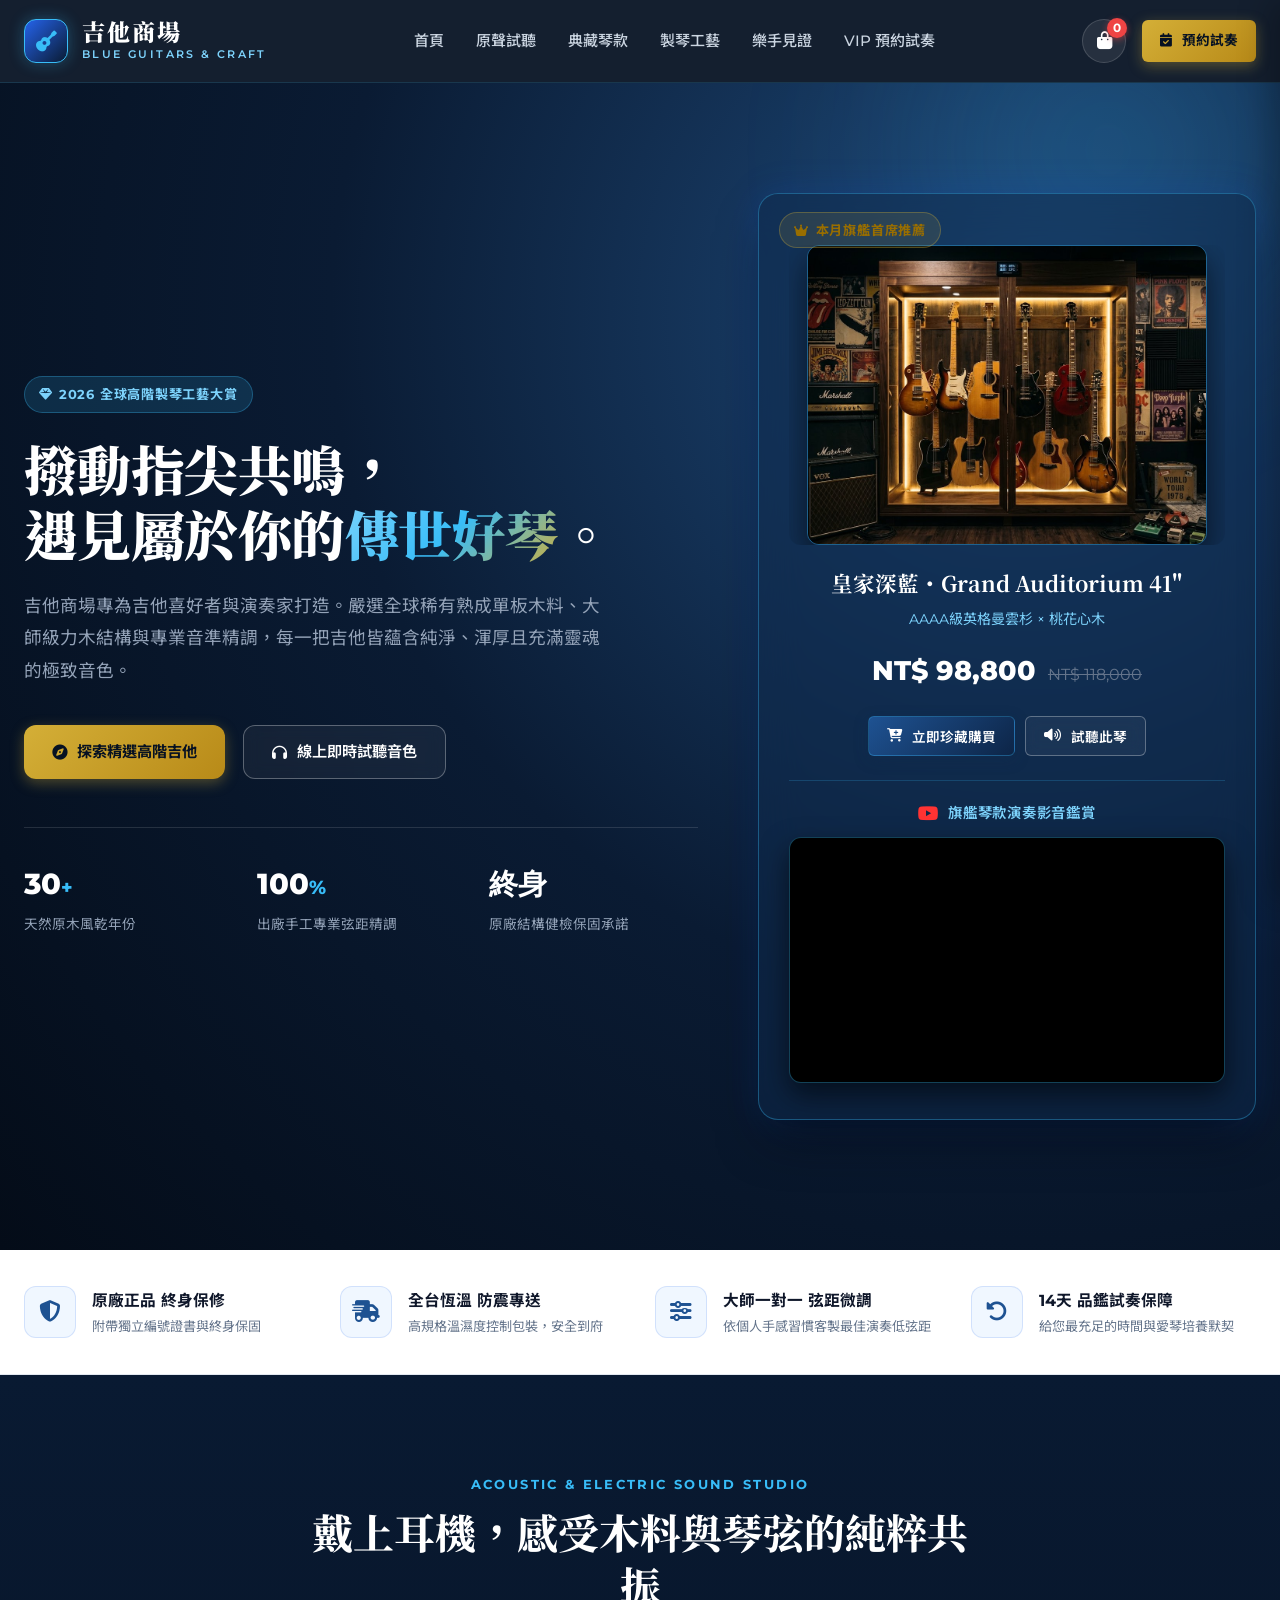
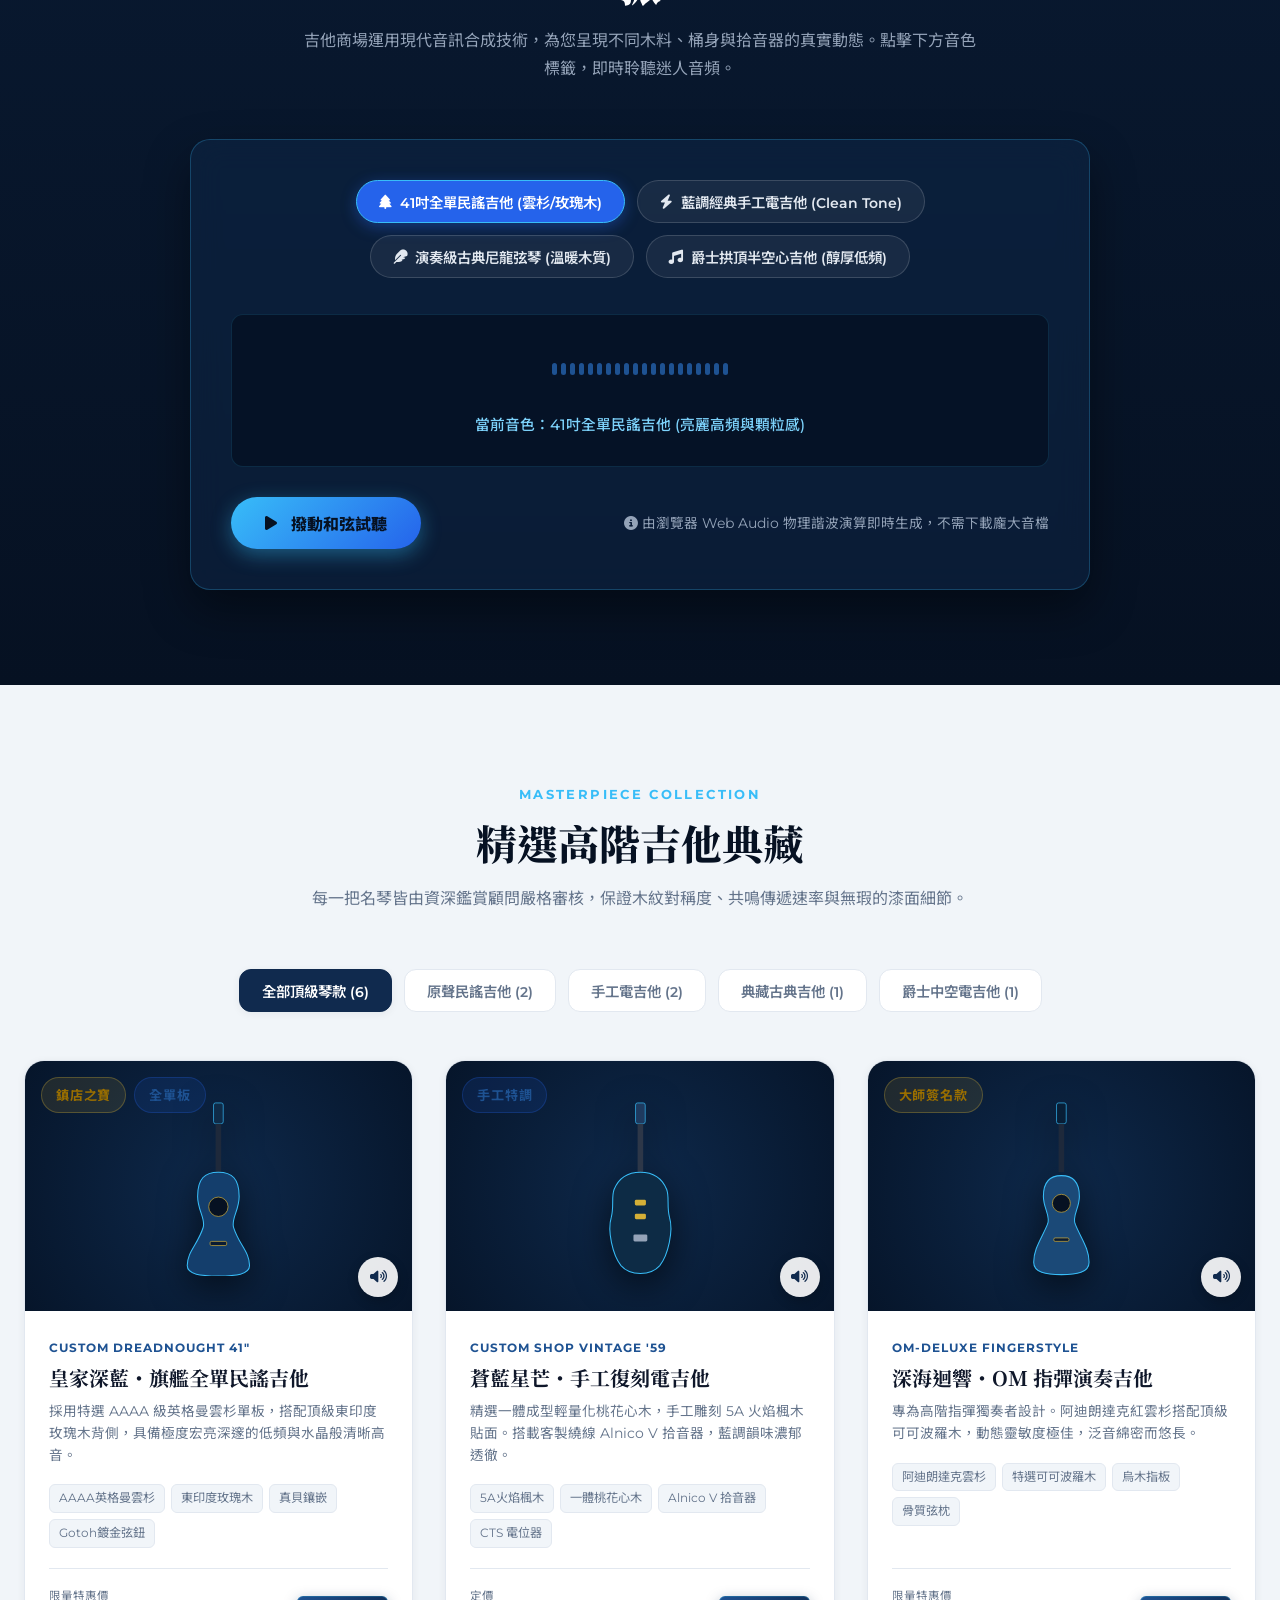
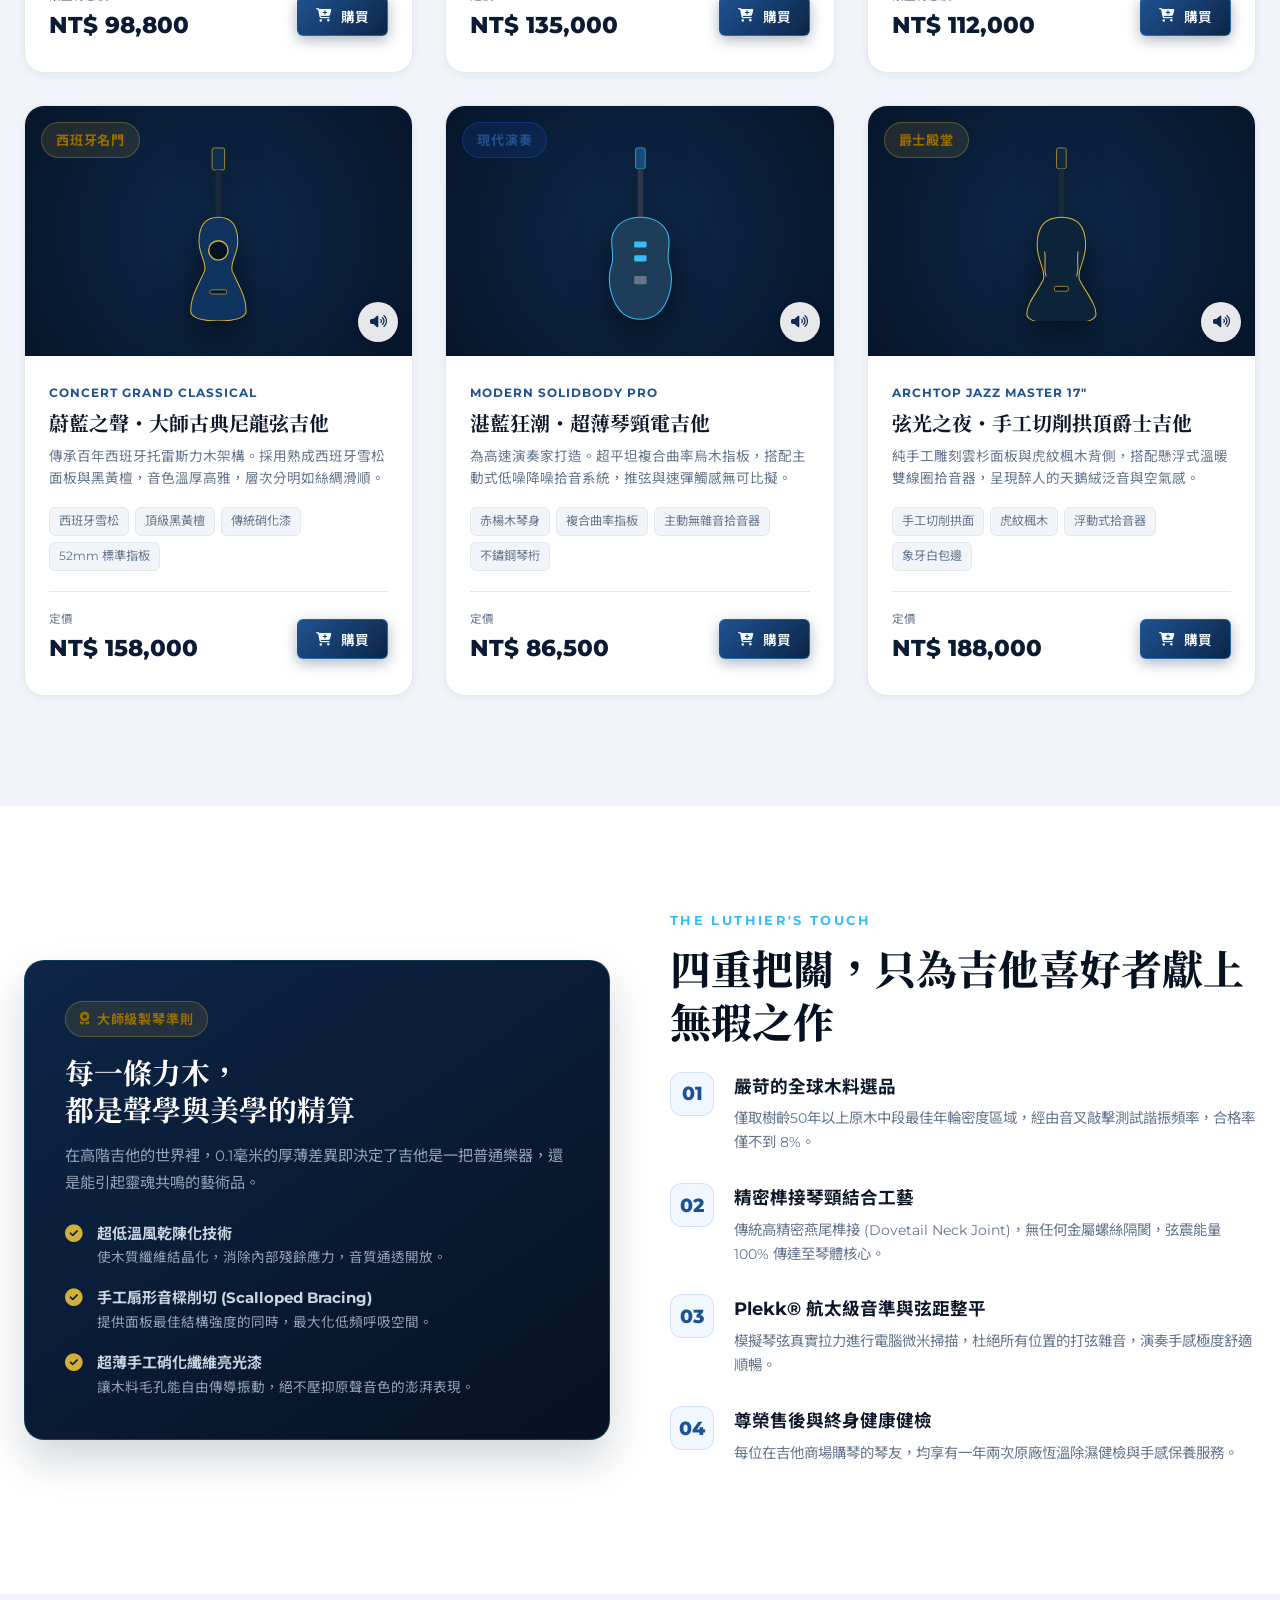
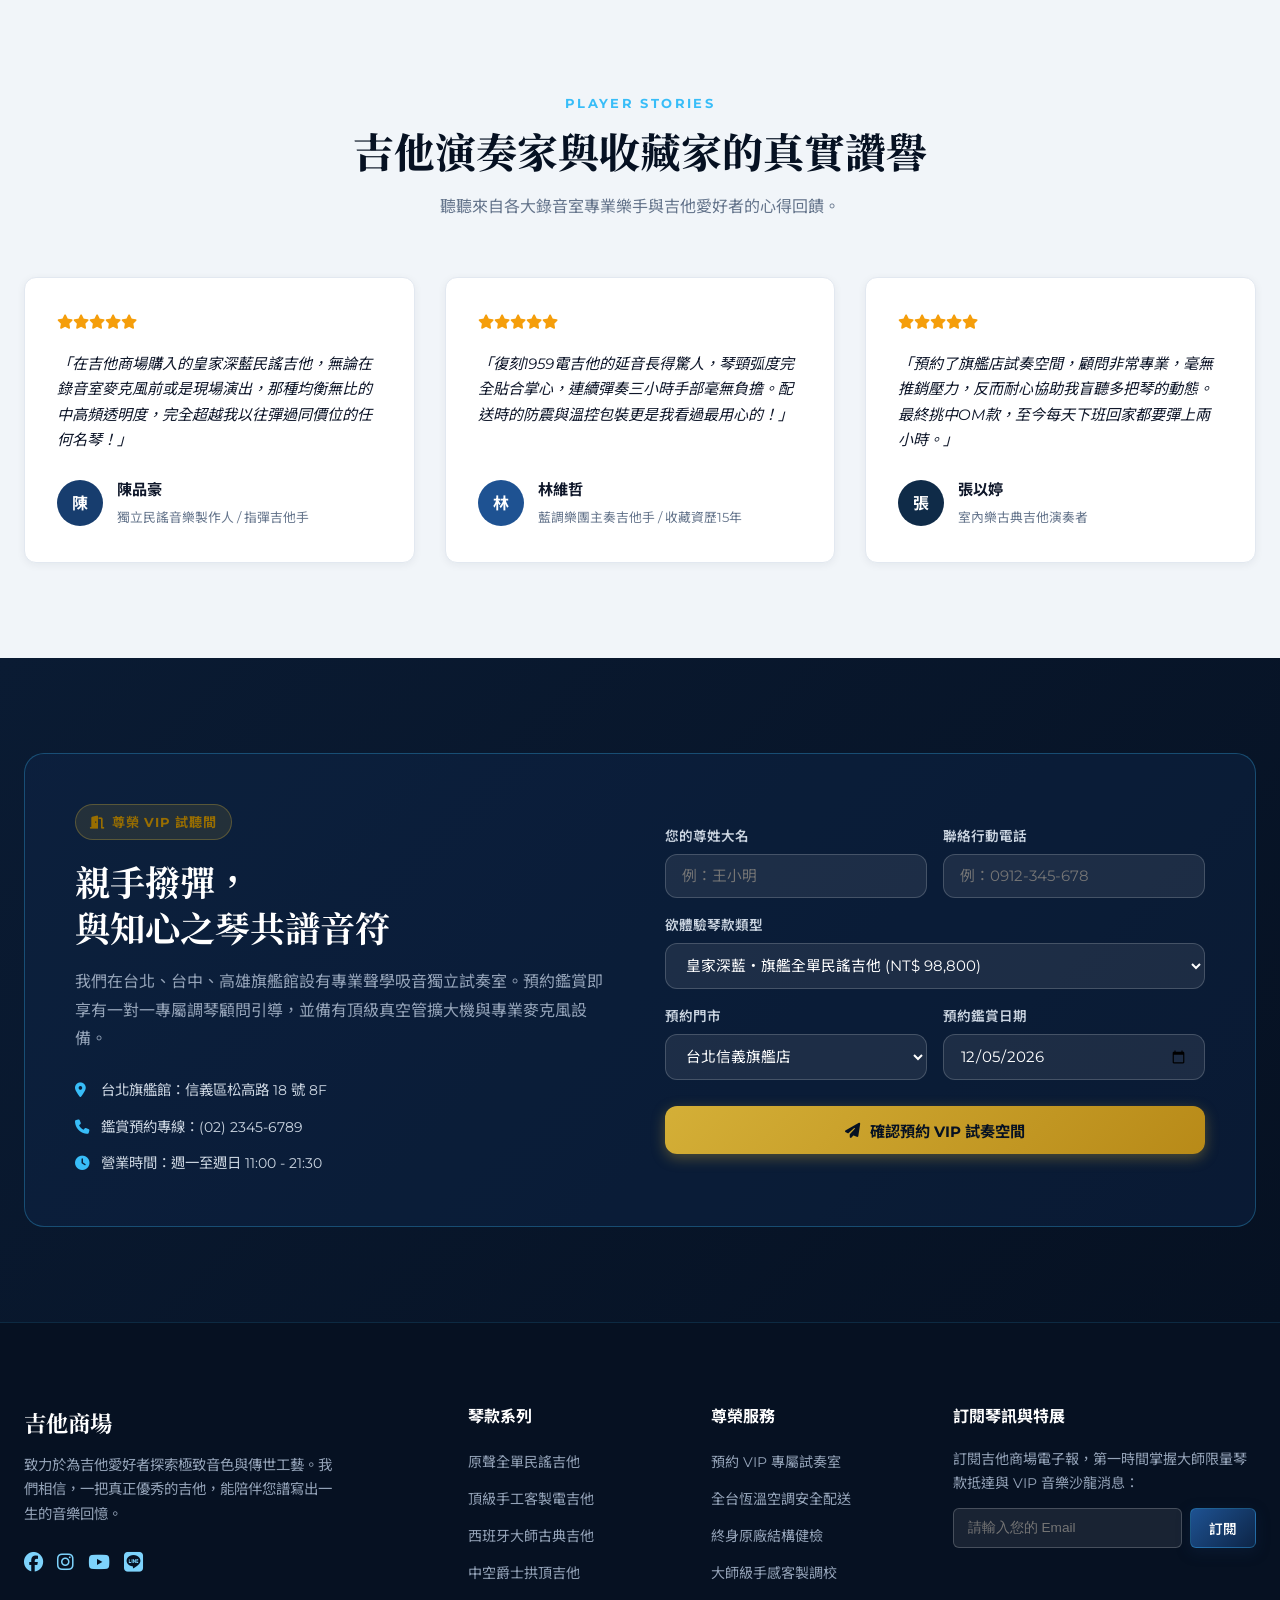
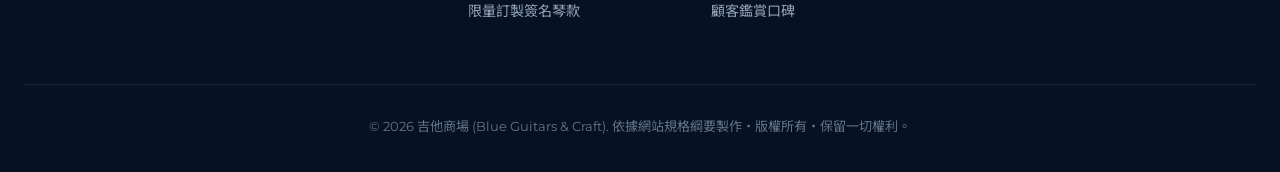
<file: onepage2/index.html>
<!DOCTYPE html>
<html lang="zh-Hant">
<head>
  <meta charset="UTF-8">
  <meta name="viewport" content="width=device-width, initial-scale=1.0">
  <meta name="description" content="吉他商場｜專為吉他愛好者打造的高階吉他專門店。匯聚頂級原聲木吉他、手工電吉他與演奏級古典琴，提供線上音色試聽、尊榮試奏預約與全省恆溫安全配送。">
  <title>吉他商場｜高階吉他專門店・品味極致音色</title>
  
  <!-- Google Fonts & Font Awesome Icons -->
  <link rel="preconnect" href="https://fonts.googleapis.com">
  <link rel="preconnect" href="https://fonts.gstatic.com" crossorigin>
  <link href="https://fonts.googleapis.com/css2?family=Montserrat:ital,wght@0,300;0,400;0,600;0,700;0,800;1,400&family=Noto+Sans+TC:wght@300;400;500;600;700;900&family=Noto+Serif+TC:wght@600;700;900&display=swap" rel="stylesheet">
  <link rel="stylesheet" href="https://cdnjs.cloudflare.com/ajax/libs/font-awesome/6.4.0/css/all.min.css">

  <style>
    /* -------------------------------------------------------------
       品牌色彩與核心變數 (以高階深藍、皇家藍為主色調，金琥珀為點綴)
       ------------------------------------------------------------- */
    :root {
      --primary-950: #061122;
      --primary-900: #0a1b33;
      --primary-800: #102a4e;
      --primary-700: #173d6e;
      --primary-600: #1e5292;
      --primary-500: #2563eb;
      --primary-400: #38bdf8;
      --primary-300: #7dd3fc;
      --primary-100: #e0f2fe;
      --primary-50:  #f0f7ff;

      --accent-gold: #d4af37;
      --accent-amber: #e69d24;
      --accent-glow: rgba(56, 189, 248, 0.25);

      --bg-light: #f8fafc;
      --bg-surface: #ffffff;
      --bg-surface-soft: #f1f5f9;

      --text-main: #0f172a;
      --text-muted: #64748b;
      --text-light: #94a3b8;
      --text-white: #ffffff;

      --border-light: #e2e8f0;
      --border-blue: rgba(37, 99, 235, 0.15);

      --shadow-sm: 0 2px 8px rgba(10, 27, 51, 0.06);
      --shadow-md: 0 8px 24px rgba(10, 27, 51, 0.1);
      --shadow-xl: 0 20px 40px rgba(10, 27, 51, 0.18);
      --shadow-blue: 0 12px 32px rgba(37, 99, 235, 0.25);

      --radius-sm: 6px;
      --radius-md: 12px;
      --radius-lg: 20px;
      --radius-full: 9999px;

      --transition-fast: 0.2s cubic-bezier(0.4, 0, 0.2, 1);
      --transition-normal: 0.3s cubic-bezier(0.4, 0, 0.2, 1);
    }

    * {
      box-sizing: border-box;
      margin: 0;
      padding: 0;
    }

    html {
      scroll-behavior: smooth;
      font-size: 16px;
    }

    body {
      font-family: 'Montserrat', 'Noto Sans TC', sans-serif;
      background-color: var(--bg-light);
      color: var(--text-main);
      line-height: 1.7;
      overflow-x: hidden;
      -webkit-font-smoothing: antialiased;
    }

    a {
      text-decoration: none;
      color: inherit;
      transition: color var(--transition-fast);
    }

    img {
      max-width: 100%;
      height: auto;
      display: block;
    }

    button {
      font-family: inherit;
      cursor: pointer;
      border: none;
      background: none;
      outline: none;
      transition: all var(--transition-fast);
    }

    .container {
      width: min(1240px, calc(100% - 48px));
      margin: 0 auto;
    }

    /* 徽章與按鈕 */
    .badge {
      display: inline-flex;
      align-items: center;
      gap: 6px;
      padding: 6px 14px;
      font-size: 0.82rem;
      font-weight: 700;
      letter-spacing: 0.06em;
      border-radius: var(--radius-full);
      text-transform: uppercase;
    }

    .badge-blue {
      background: rgba(37, 99, 235, 0.12);
      color: var(--primary-600);
      border: 1px solid rgba(37, 99, 235, 0.25);
    }

    .badge-gold {
      background: rgba(212, 175, 55, 0.12);
      color: #996e00;
      border: 1px solid rgba(212, 175, 55, 0.3);
    }

    .badge-dark-blue {
      background: rgba(56, 189, 248, 0.15);
      color: var(--primary-300);
      border: 1px solid rgba(56, 189, 248, 0.3);
    }

    .btn {
      display: inline-flex;
      align-items: center;
      justify-content: center;
      gap: 10px;
      padding: 13px 28px;
      font-size: 0.95rem;
      font-weight: 600;
      border-radius: var(--radius-md);
      transition: all var(--transition-normal);
      text-align: center;
    }

    .btn-primary {
      background: linear-gradient(135deg, #1e5292 0%, #0d2547 100%);
      color: #ffffff;
      box-shadow: 0 4px 14px rgba(16, 42, 78, 0.35);
      border: 1px solid rgba(56, 189, 248, 0.3);
    }

    .btn-primary:hover {
      background: linear-gradient(135deg, #2563eb 0%, #102a4e 100%);
      transform: translateY(-2px);
      box-shadow: 0 8px 24px rgba(37, 99, 235, 0.4);
      color: #ffffff;
    }

    .btn-accent {
      background: linear-gradient(135deg, #d4af37 0%, #b88a18 100%);
      color: #061122;
      font-weight: 700;
      box-shadow: 0 4px 14px rgba(212, 175, 55, 0.35);
    }

    .btn-accent:hover {
      background: linear-gradient(135deg, #f3cf58 0%, #cf9d1d 100%);
      transform: translateY(-2px);
      box-shadow: 0 8px 24px rgba(212, 175, 55, 0.5);
    }

    .btn-outline {
      border: 1px solid rgba(255, 255, 255, 0.3);
      color: #ffffff;
      backdrop-filter: blur(8px);
      background: rgba(255, 255, 255, 0.05);
    }

    .btn-outline:hover {
      background: rgba(255, 255, 255, 0.15);
      border-color: #ffffff;
      transform: translateY(-2px);
    }

    .btn-sm {
      padding: 9px 18px;
      font-size: 0.85rem;
      border-radius: var(--radius-sm);
    }

    /* 頂部導航列 (Sticky & Blur) */
    .header {
      position: sticky;
      top: 0;
      z-index: 1000;
      background: rgba(6, 17, 34, 0.94);
      backdrop-filter: blur(14px);
      border-bottom: 1px solid rgba(56, 189, 248, 0.15);
      transition: all var(--transition-normal);
    }

    .nav-container {
      display: flex;
      align-items: center;
      justify-content: space-between;
      height: 82px;
    }

    .brand-logo {
      display: flex;
      align-items: center;
      gap: 14px;
    }

    .logo-icon {
      width: 44px;
      height: 44px;
      border-radius: 12px;
      background: linear-gradient(135deg, #2563eb, #0a1b33);
      border: 1px solid #38bdf8;
      display: grid;
      place-items: center;
      color: #38bdf8;
      font-size: 1.3rem;
      box-shadow: 0 0 15px rgba(56, 189, 248, 0.3);
    }

    .brand-text h1 {
      font-family: 'Noto Serif TC', serif;
      font-size: 1.45rem;
      font-weight: 900;
      letter-spacing: 0.08em;
      color: #ffffff;
      line-height: 1.1;
    }

    .brand-text span {
      font-size: 0.68rem;
      letter-spacing: 0.22em;
      color: var(--primary-300);
      font-weight: 600;
      display: block;
    }

    .nav-links {
      display: flex;
      align-items: center;
      gap: 32px;
      list-style: none;
    }

    .nav-links a {
      color: #cbd5e1;
      font-size: 0.94rem;
      font-weight: 500;
      position: relative;
      padding: 6px 0;
    }

    .nav-links a::after {
      content: '';
      position: absolute;
      bottom: 0;
      left: 0;
      width: 0%;
      height: 2px;
      background: var(--primary-400);
      transition: width var(--transition-fast);
      border-radius: 2px;
    }

    .nav-links a:hover {
      color: #ffffff;
    }

    .nav-links a:hover::after {
      width: 100%;
    }

    .nav-actions {
      display: flex;
      align-items: center;
      gap: 16px;
    }

    .cart-trigger {
      position: relative;
      width: 44px;
      height: 44px;
      border-radius: 50%;
      background: rgba(255, 255, 255, 0.08);
      display: grid;
      place-items: center;
      color: #ffffff;
      font-size: 1.1rem;
      border: 1px solid rgba(255, 255, 255, 0.15);
      transition: all var(--transition-fast);
    }

    .cart-trigger:hover {
      background: rgba(37, 99, 235, 0.3);
      border-color: var(--primary-400);
      color: var(--primary-300);
    }

    .cart-badge {
      position: absolute;
      top: -2px;
      right: -2px;
      width: 20px;
      height: 20px;
      border-radius: 50%;
      background: #ef4444;
      color: #ffffff;
      font-size: 0.72rem;
      font-weight: 700;
      display: grid;
      place-items: center;
      box-shadow: 0 2px 6px rgba(239, 68, 68, 0.5);
    }

    .menu-toggle {
      display: none;
      color: #ffffff;
      font-size: 1.4rem;
      padding: 6px;
    }

    .nav-reserve-btn {
      display: none;
    }

    @media (min-width: 640px) {
      .nav-reserve-btn {
        display: inline-flex;
      }
    }

    /* -------------------------------------------------------------
       HERO 區塊 (主視覺，彰顯高階藍調奢華與精湛工藝)
       ------------------------------------------------------------- */
    .hero {
      position: relative;
      background: radial-gradient(circle at 80% 20%, #1e4a7b 0%, #0a1b33 50%, #040c18 100%);
      color: #ffffff;
      padding: 110px 0 130px;
      overflow: hidden;
    }

    .hero::before {
      content: '';
      position: absolute;
      top: -20%;
      right: -10%;
      width: 600px;
      height: 600px;
      background: radial-gradient(circle, rgba(56, 189, 248, 0.18) 0%, transparent 70%);
      pointer-events: none;
      filter: blur(60px);
    }

    .hero-grid {
      display: grid;
      grid-template-columns: 1.15fr 0.85fr;
      gap: 60px;
      align-items: center;
    }

    .hero-content {
      z-index: 2;
    }

    .hero-subtitle-tag {
      margin-bottom: 22px;
    }

    .hero-title {
      font-family: 'Noto Serif TC', serif;
      font-size: clamp(2.4rem, 4.2vw, 3.6rem);
      font-weight: 900;
      line-height: 1.22;
      margin-bottom: 24px;
      letter-spacing: -0.01em;
    }

    .hero-title em {
      font-style: normal;
      background: linear-gradient(135deg, #7dd3fc 0%, #38bdf8 50%, #d4af37 100%);
      -webkit-background-clip: text;
      -webkit-text-fill-color: transparent;
    }

    .hero-desc {
      font-size: 1.1rem;
      color: #94a3b8;
      line-height: 1.85;
      margin-bottom: 38px;
      max-width: 580px;
    }

    .hero-buttons {
      display: flex;
      gap: 18px;
      flex-wrap: wrap;
      margin-bottom: 48px;
    }

    .hero-stats {
      display: grid;
      grid-template-columns: repeat(3, 1fr);
      gap: 24px;
      padding-top: 32px;
      border-top: 1px solid rgba(255, 255, 255, 0.12);
    }

    .stat-item h3 {
      font-size: 1.8rem;
      font-weight: 800;
      color: #ffffff;
      font-family: 'Montserrat', sans-serif;
    }

    .stat-item h3 span {
      color: var(--primary-400);
      font-size: 1.2rem;
    }

    .stat-item p {
      font-size: 0.85rem;
      color: #94a3b8;
      margin-top: 4px;
    }

    /* Hero 右側高階吉他視覺展示卡片 */
    .hero-visual {
      position: relative;
      z-index: 2;
    }

    .guitar-showcase-card {
      background: rgba(16, 42, 78, 0.55);
      border: 1px solid rgba(56, 189, 248, 0.35);
      backdrop-filter: blur(20px);
      border-radius: var(--radius-lg);
      padding: 36px 30px;
      box-shadow: 0 25px 50px -12px rgba(4, 12, 24, 0.7), 0 0 35px rgba(37, 99, 235, 0.2);
      text-align: center;
      position: relative;
    }

    .card-top-tag {
      position: absolute;
      top: 18px;
      left: 20px;
      z-index: 3;
    }

    .guitar-art-wrap {
      width: 100%;
      min-height: 280px;
      margin: 15px 0 20px;
      display: flex;
      align-items: center;
      justify-content: center;
      position: relative;
      overflow: hidden;
      border-radius: var(--radius-md);
    }

    /* 右欄圖片樣式 (依據 onepage2.md 規格：寬度400px、高度300px) */
    .hero-photo {
      width: 400px;
      height: 300px;
      max-width: 100%;
      height: auto;
      aspect-ratio: 4 / 3;
      object-fit: cover;
      border-radius: var(--radius-md);
      box-shadow: 0 14px 30px rgba(0, 0, 0, 0.55);
      border: 1px solid rgba(56, 189, 248, 0.35);
      transition: transform 0.4s ease, box-shadow 0.4s ease;
    }

    .hero-photo:hover {
      transform: scale(1.02);
      box-shadow: 0 18px 36px rgba(56, 189, 248, 0.25);
    }

    /* 右欄影片崁入樣式 (依據 onepage2.md 規格：寬度560px、高度315px) */
    .hero-video-box {
      margin-top: 24px;
      padding-top: 20px;
      border-top: 1px solid rgba(56, 189, 248, 0.2);
      width: 100%;
    }

    .video-label {
      display: flex;
      align-items: center;
      justify-content: center;
      gap: 8px;
      font-size: 0.9rem;
      font-weight: 600;
      color: var(--primary-300);
      margin-bottom: 12px;
      letter-spacing: 0.05em;
    }

    .video-label i {
      color: #ff3333;
      font-size: 1.15rem;
    }

    .video-responsive-wrap {
      position: relative;
      width: 100%;
      max-width: 560px;
      margin: 0 auto;
      aspect-ratio: 560 / 315;
      border-radius: var(--radius-md);
      overflow: hidden;
      box-shadow: 0 12px 28px rgba(0, 0, 0, 0.55);
      border: 1px solid rgba(56, 189, 248, 0.35);
      background: #000000;
    }

    .video-responsive-wrap iframe {
      width: 100%;
      height: 100%;
      display: block;
      border: 0;
    }


    .featured-info h4 {
      font-family: 'Noto Serif TC', serif;
      font-size: 1.35rem;
      color: #ffffff;
      margin-bottom: 6px;
    }

    .featured-info p {
      color: var(--primary-300);
      font-size: 0.88rem;
      margin-bottom: 16px;
    }

    .featured-price {
      display: flex;
      align-items: baseline;
      justify-content: center;
      gap: 12px;
      margin-bottom: 22px;
    }

    .current-price {
      font-size: 1.7rem;
      font-weight: 800;
      color: #ffffff;
      font-family: 'Montserrat', sans-serif;
    }

    .original-price {
      font-size: 1rem;
      color: #64748b;
      text-decoration: line-through;
    }

    /* -------------------------------------------------------------
       特點與四大承諾 (信任與高階質感背書)
       ------------------------------------------------------------- */
    .features-bar {
      background: #ffffff;
      border-bottom: 1px solid var(--border-light);
      padding: 36px 0;
    }

    .features-grid {
      display: grid;
      grid-template-columns: repeat(4, 1fr);
      gap: 30px;
    }

    .feature-box {
      display: flex;
      align-items: center;
      gap: 16px;
    }

    .feature-icon {
      width: 52px;
      height: 52px;
      flex-shrink: 0;
      border-radius: var(--radius-md);
      background: var(--primary-50);
      color: var(--primary-600);
      border: 1px solid var(--border-blue);
      display: grid;
      place-items: center;
      font-size: 1.35rem;
    }

    .feature-text h4 {
      font-size: 0.98rem;
      font-weight: 700;
      color: var(--text-main);
      margin-bottom: 3px;
    }

    .feature-text p {
      font-size: 0.82rem;
      color: var(--text-muted);
      line-height: 1.4;
    }

    /* -------------------------------------------------------------
       線上原聲試聽間 (核心亮點：Web Audio API 互動音色模擬)
       ------------------------------------------------------------- */
    .tone-studio {
      background: linear-gradient(180deg, #091a32 0%, #061122 100%);
      color: #ffffff;
      padding: 95px 0;
      position: relative;
    }

    .section-header {
      text-align: center;
      max-width: 680px;
      margin: 0 auto 56px;
    }

    .section-eyebrow {
      display: inline-block;
      font-size: 0.82rem;
      font-weight: 700;
      color: var(--primary-400);
      letter-spacing: 0.18em;
      text-transform: uppercase;
      margin-bottom: 10px;
    }

    .section-title {
      font-family: 'Noto Serif TC', serif;
      font-size: clamp(2rem, 3.2vw, 2.7rem);
      font-weight: 800;
      line-height: 1.3;
      margin-bottom: 16px;
    }

    .section-desc {
      font-size: 1rem;
      color: var(--text-light);
      line-height: 1.75;
    }

    .audio-player-card {
      background: rgba(16, 42, 78, 0.45);
      border: 1px solid rgba(56, 189, 248, 0.25);
      backdrop-filter: blur(16px);
      border-radius: var(--radius-lg);
      padding: 40px;
      max-width: 900px;
      margin: 0 auto;
      box-shadow: 0 20px 45px rgba(0, 0, 0, 0.4);
    }

    .tone-selector {
      display: flex;
      justify-content: center;
      gap: 12px;
      flex-wrap: wrap;
      margin-bottom: 36px;
    }

    .tone-tab {
      padding: 10px 22px;
      border-radius: var(--radius-full);
      background: rgba(255, 255, 255, 0.06);
      border: 1px solid rgba(255, 255, 255, 0.15);
      color: #e2e8f0;
      font-size: 0.9rem;
      font-weight: 600;
      cursor: pointer;
      display: flex;
      align-items: center;
      gap: 8px;
      transition: all var(--transition-fast);
    }

    .tone-tab.active, .tone-tab:hover {
      background: var(--primary-500);
      border-color: var(--primary-400);
      color: #ffffff;
      box-shadow: 0 4px 15px rgba(37, 99, 235, 0.4);
    }

    .soundwave-display {
      background: rgba(6, 17, 34, 0.8);
      border-radius: var(--radius-md);
      padding: 28px 24px;
      margin-bottom: 30px;
      border: 1px solid rgba(56, 189, 248, 0.15);
      display: flex;
      flex-direction: column;
      align-items: center;
      gap: 18px;
    }

    .wave-bars {
      display: flex;
      align-items: center;
      gap: 4px;
      height: 52px;
      width: 100%;
      justify-content: center;
    }

    .wave-bar {
      width: 5px;
      height: 12px;
      background: #1e5292;
      border-radius: 4px;
      transition: height 0.15s ease, background 0.15s ease;
    }

    .wave-bars.playing .wave-bar {
      background: var(--primary-400);
      animation: wavePulse 1.2s ease-in-out infinite alternate;
    }

    .wave-bars.playing .wave-bar:nth-child(2n) { animation-delay: 0.15s; }
    .wave-bars.playing .wave-bar:nth-child(3n) { animation-delay: 0.3s; }
    .wave-bars.playing .wave-bar:nth-child(4n) { animation-delay: 0.45s; }

    @keyframes wavePulse {
      0% { height: 10px; }
      100% { height: 48px; }
    }

    .current-tone-label {
      font-size: 0.92rem;
      color: var(--primary-300);
      font-weight: 500;
    }

    .player-controls {
      display: flex;
      align-items: center;
      justify-content: space-between;
      flex-wrap: wrap;
      gap: 20px;
    }

    .play-trigger-btn {
      display: inline-flex;
      align-items: center;
      gap: 14px;
      padding: 14px 34px;
      border-radius: var(--radius-full);
      background: linear-gradient(135deg, #38bdf8 0%, #2563eb 100%);
      color: #061122;
      font-weight: 800;
      font-size: 1rem;
      box-shadow: 0 6px 20px rgba(56, 189, 248, 0.4);
    }

    .play-trigger-btn:hover {
      transform: scale(1.03);
      box-shadow: 0 8px 26px rgba(56, 189, 248, 0.6);
      color: #061122;
    }

    .player-note {
      font-size: 0.85rem;
      color: #94a3b8;
    }

    /* -------------------------------------------------------------
       商品目錄區 (典藏庫展示)
       ------------------------------------------------------------- */
    .shop-section {
      padding: 95px 0 110px;
      background: var(--bg-surface-soft);
    }

    .category-filter {
      display: flex;
      justify-content: center;
      gap: 12px;
      flex-wrap: wrap;
      margin-bottom: 48px;
    }

    .filter-btn {
      padding: 10px 22px;
      border-radius: var(--radius-md);
      font-size: 0.9rem;
      font-weight: 600;
      background: #ffffff;
      color: var(--text-muted);
      border: 1px solid var(--border-light);
      cursor: pointer;
      transition: all var(--transition-fast);
    }

    .filter-btn.active, .filter-btn:hover {
      background: var(--primary-800);
      color: #ffffff;
      border-color: var(--primary-800);
      box-shadow: var(--shadow-sm);
    }

    .products-grid {
      display: grid;
      grid-template-columns: repeat(auto-fill, minmax(360px, 1fr));
      gap: 32px;
    }

    .product-card {
      background: #ffffff;
      border-radius: var(--radius-lg);
      border: 1px solid var(--border-light);
      overflow: hidden;
      display: flex;
      flex-direction: column;
      box-shadow: var(--shadow-sm);
      transition: all var(--transition-normal);
      position: relative;
    }

    .product-card:hover {
      transform: translateY(-6px);
      box-shadow: var(--shadow-xl);
      border-color: rgba(37, 99, 235, 0.3);
    }

    .card-badge-wrap {
      position: absolute;
      top: 16px;
      left: 16px;
      z-index: 5;
      display: flex;
      gap: 8px;
    }

    .card-thumb {
      height: 250px;
      background: radial-gradient(circle, #0e294b 0%, #06152a 100%);
      display: flex;
      align-items: center;
      justify-content: center;
      position: relative;
      overflow: hidden;
      padding: 20px;
    }

    .card-thumb svg {
      height: 85%;
      filter: drop-shadow(0 10px 18px rgba(0,0,0,0.6));
      transition: transform 0.4s ease;
    }

    .product-card:hover .card-thumb svg {
      transform: scale(1.06) rotate(-2deg);
    }

    .quick-sound-btn {
      position: absolute;
      bottom: 14px;
      right: 14px;
      width: 40px;
      height: 40px;
      border-radius: 50%;
      background: rgba(255, 255, 255, 0.9);
      color: var(--primary-800);
      display: grid;
      place-items: center;
      box-shadow: 0 4px 12px rgba(0,0,0,0.2);
      transition: all var(--transition-fast);
      cursor: pointer;
    }

    .quick-sound-btn:hover {
      background: var(--primary-500);
      color: #ffffff;
      transform: scale(1.1);
    }

    .card-body {
      padding: 26px 24px;
      display: flex;
      flex-direction: column;
      flex-grow: 1;
    }

    .card-series {
      font-size: 0.78rem;
      font-weight: 700;
      color: var(--primary-600);
      letter-spacing: 0.08em;
      text-transform: uppercase;
      margin-bottom: 6px;
    }

    .card-title {
      font-family: 'Noto Serif TC', serif;
      font-size: 1.25rem;
      font-weight: 700;
      color: var(--text-main);
      margin-bottom: 10px;
      line-height: 1.35;
    }

    .card-specs {
      font-size: 0.85rem;
      color: var(--text-muted);
      margin-bottom: 18px;
      line-height: 1.6;
    }

    .specs-list {
      display: flex;
      flex-wrap: wrap;
      gap: 6px;
      margin-bottom: 20px;
    }

    .spec-pill {
      font-size: 0.76rem;
      padding: 3px 9px;
      background: var(--bg-surface-soft);
      border-radius: var(--radius-sm);
      color: var(--text-muted);
      border: 1px solid var(--border-light);
    }

    .card-footer {
      margin-top: auto;
      padding-top: 18px;
      border-top: 1px solid var(--border-light);
      display: flex;
      align-items: center;
      justify-content: space-between;
    }

    .card-price-group {
      display: flex;
      flex-direction: column;
    }

    .price-label {
      font-size: 0.72rem;
      color: var(--text-muted);
    }

    .card-price {
      font-size: 1.45rem;
      font-weight: 800;
      color: var(--primary-900);
      font-family: 'Montserrat', sans-serif;
    }

    .card-actions {
      display: flex;
      gap: 8px;
    }

    /* -------------------------------------------------------------
       工藝與嚴選木料說明 (高階吉他專屬細節)
       ------------------------------------------------------------- */
    .craft-section {
      padding: 100px 0;
      background: #ffffff;
    }

    .craft-grid {
      display: grid;
      grid-template-columns: 1fr 1fr;
      gap: 60px;
      align-items: center;
    }

    .craft-img-stack {
      position: relative;
    }

    .craft-main-card {
      background: linear-gradient(145deg, #0d2547, #061122);
      border-radius: var(--radius-lg);
      padding: 40px;
      color: #ffffff;
      border: 1px solid rgba(56, 189, 248, 0.2);
      box-shadow: var(--shadow-xl);
    }

    .craft-pill-list {
      list-style: none;
      display: flex;
      flex-direction: column;
      gap: 16px;
      margin-top: 24px;
    }

    .craft-pill-list li {
      display: flex;
      align-items: flex-start;
      gap: 14px;
      font-size: 0.94rem;
      color: #cbd5e1;
    }

    .craft-pill-list i {
      color: var(--accent-gold);
      font-size: 1.1rem;
      margin-top: 4px;
    }

    .craft-feature-item {
      display: flex;
      gap: 20px;
      margin-bottom: 28px;
    }

    .craft-num {
      width: 44px;
      height: 44px;
      border-radius: var(--radius-md);
      background: var(--primary-50);
      color: var(--primary-600);
      font-family: 'Montserrat', sans-serif;
      font-weight: 800;
      font-size: 1.2rem;
      display: grid;
      place-items: center;
      flex-shrink: 0;
      border: 1px solid var(--border-blue);
    }

    .craft-detail h4 {
      font-size: 1.1rem;
      font-weight: 700;
      color: var(--text-main);
      margin-bottom: 6px;
    }

    .craft-detail p {
      font-size: 0.9rem;
      color: var(--text-muted);
      line-height: 1.65;
    }

    /* -------------------------------------------------------------
       顧客與演奏家見證
       ------------------------------------------------------------- */
    .reviews-section {
      padding: 95px 0;
      background: var(--bg-surface-soft);
    }

    .reviews-grid {
      display: grid;
      grid-template-columns: repeat(3, 1fr);
      gap: 30px;
    }

    .review-card {
      background: #ffffff;
      border-radius: var(--radius-md);
      padding: 32px;
      box-shadow: var(--shadow-sm);
      border: 1px solid var(--border-light);
      display: flex;
      flex-direction: column;
      justify-content: space-between;
    }

    .stars {
      color: #f59e0b;
      margin-bottom: 16px;
      font-size: 0.9rem;
    }

    .review-quote {
      font-size: 0.94rem;
      color: var(--text-main);
      line-height: 1.7;
      margin-bottom: 24px;
      font-style: italic;
    }

    .reviewer-info {
      display: flex;
      align-items: center;
      gap: 14px;
    }

    .reviewer-avatar {
      width: 46px;
      height: 46px;
      border-radius: 50%;
      background: var(--primary-700);
      color: #ffffff;
      display: grid;
      place-items: center;
      font-weight: 700;
    }

    .reviewer-meta h5 {
      font-size: 0.95rem;
      font-weight: 700;
      color: var(--text-main);
    }

    .reviewer-meta span {
      font-size: 0.8rem;
      color: var(--text-muted);
    }

    /* -------------------------------------------------------------
       預約旗艦店試奏 (VIP 會員試聽服務)
       ------------------------------------------------------------- */
    .booking-section {
      padding: 95px 0;
      background: linear-gradient(135deg, #0a1b33 0%, #061122 100%);
      color: #ffffff;
    }

    .booking-card {
      background: rgba(16, 42, 78, 0.4);
      border: 1px solid rgba(56, 189, 248, 0.3);
      border-radius: var(--radius-lg);
      padding: 50px;
      display: grid;
      grid-template-columns: 1fr 1fr;
      gap: 50px;
      align-items: center;
    }

    .booking-form {
      display: flex;
      flex-direction: column;
      gap: 16px;
    }

    .form-group {
      display: flex;
      flex-direction: column;
      gap: 6px;
    }

    .form-group label {
      font-size: 0.85rem;
      font-weight: 600;
      color: #cbd5e1;
    }

    .form-control {
      padding: 12px 16px;
      border-radius: var(--radius-md);
      background: rgba(255, 255, 255, 0.08);
      border: 1px solid rgba(255, 255, 255, 0.18);
      color: #ffffff;
      font-size: 0.92rem;
      font-family: inherit;
      outline: none;
      transition: border-color var(--transition-fast);
    }

    .form-control:focus {
      border-color: var(--primary-400);
      background: rgba(255, 255, 255, 0.12);
    }

    .form-control option {
      background: #0a1b33;
      color: #ffffff;
    }

    .form-row {
      display: grid;
      grid-template-columns: 1fr 1fr;
      gap: 16px;
    }

    /* -------------------------------------------------------------
       頁尾 (Footer)
       ------------------------------------------------------------- */
    .footer {
      background: var(--primary-950);
      color: #94a3b8;
      padding: 80px 0 35px;
      border-top: 1px solid rgba(56, 189, 248, 0.15);
    }

    .footer-grid {
      display: grid;
      grid-template-columns: 2fr 1fr 1fr 1.5fr;
      gap: 40px;
      margin-bottom: 60px;
    }

    .footer-brand h3 {
      font-family: 'Noto Serif TC', serif;
      font-size: 1.4rem;
      color: #ffffff;
      margin-bottom: 12px;
    }

    .footer-brand p {
      font-size: 0.9rem;
      line-height: 1.7;
      margin-bottom: 20px;
      max-width: 320px;
    }

    .footer-col h4 {
      color: #ffffff;
      font-size: 1rem;
      font-weight: 700;
      margin-bottom: 18px;
    }

    .footer-links {
      list-style: none;
      display: flex;
      flex-direction: column;
      gap: 10px;
    }

    .footer-links a {
      font-size: 0.88rem;
      color: #94a3b8;
    }

    .footer-links a:hover {
      color: var(--primary-400);
      padding-left: 4px;
    }

    .newsletter-form {
      display: flex;
      gap: 8px;
      margin-top: 12px;
    }

    .newsletter-input {
      flex: 1;
      padding: 10px 14px;
      border-radius: var(--radius-sm);
      background: rgba(255, 255, 255, 0.08);
      border: 1px solid rgba(255, 255, 255, 0.2);
      color: #ffffff;
      font-size: 0.85rem;
      outline: none;
    }

    .copyright {
      padding-top: 30px;
      border-top: 1px solid rgba(255, 255, 255, 0.08);
      text-align: center;
      font-size: 0.82rem;
      color: #64748b;
    }

    /* -------------------------------------------------------------
       購物車側邊抽屜 (Cart Drawer)
       ------------------------------------------------------------- */
    .cart-drawer-overlay {
      position: fixed;
      inset: 0;
      background: rgba(0, 0, 0, 0.65);
      backdrop-filter: blur(4px);
      z-index: 2000;
      opacity: 0;
      pointer-events: none;
      transition: opacity var(--transition-normal);
    }

    .cart-drawer-overlay.active {
      opacity: 1;
      pointer-events: auto;
    }

    .cart-drawer {
      position: fixed;
      top: 0;
      right: 0;
      bottom: 0;
      width: min(440px, 100%);
      background: #ffffff;
      box-shadow: -10px 0 30px rgba(0,0,0,0.25);
      z-index: 2001;
      transform: translateX(100%);
      transition: transform var(--transition-normal);
      display: flex;
      flex-direction: column;
    }

    .cart-drawer.active {
      transform: translateX(0);
    }

    .cart-header {
      padding: 22px 24px;
      border-bottom: 1px solid var(--border-light);
      display: flex;
      align-items: center;
      justify-content: space-between;
      background: var(--primary-900);
      color: #ffffff;
    }

    .cart-header h3 {
      font-size: 1.15rem;
      font-weight: 700;
      display: flex;
      align-items: center;
      gap: 10px;
    }

    .cart-close-btn {
      color: #ffffff;
      font-size: 1.3rem;
      padding: 4px;
    }

    .cart-items-body {
      flex: 1;
      overflow-y: auto;
      padding: 24px;
      display: flex;
      flex-direction: column;
      gap: 18px;
    }

    .cart-item {
      display: flex;
      gap: 16px;
      padding-bottom: 18px;
      border-bottom: 1px solid var(--border-light);
      align-items: center;
    }

    .cart-item-thumb {
      width: 65px;
      height: 65px;
      border-radius: var(--radius-sm);
      background: var(--primary-900);
      display: grid;
      place-items: center;
      padding: 6px;
      flex-shrink: 0;
    }

    .cart-item-thumb svg {
      height: 100%;
    }

    .cart-item-info {
      flex: 1;
    }

    .cart-item-title {
      font-size: 0.92rem;
      font-weight: 700;
      color: var(--text-main);
      margin-bottom: 4px;
    }

    .cart-item-price {
      font-size: 0.95rem;
      color: var(--primary-600);
      font-weight: 700;
    }

    .cart-item-remove {
      color: #ef4444;
      font-size: 0.9rem;
      padding: 6px;
    }

    .cart-empty-state {
      text-align: center;
      padding: 60px 20px;
      color: var(--text-muted);
    }

    .cart-empty-state i {
      font-size: 3rem;
      color: var(--primary-300);
      margin-bottom: 16px;
      display: block;
    }

    .cart-footer {
      padding: 24px;
      border-top: 1px solid var(--border-light);
      background: var(--bg-surface-soft);
    }

    .cart-total-row {
      display: flex;
      justify-content: space-between;
      align-items: center;
      font-size: 1.1rem;
      font-weight: 700;
      margin-bottom: 18px;
    }

    .cart-total-price {
      color: var(--primary-600);
      font-size: 1.4rem;
      font-weight: 800;
      font-family: 'Montserrat', sans-serif;
    }

    /* -------------------------------------------------------------
       彈出訊息通知 (Toast)
       ------------------------------------------------------------- */
    .toast-container {
      position: fixed;
      bottom: 24px;
      right: 24px;
      z-index: 3000;
      display: flex;
      flex-direction: column;
      gap: 10px;
      max-width: calc(100vw - 48px);
    }

    .toast-msg {
      background: var(--primary-900);
      color: #ffffff;
      padding: 14px 22px;
      border-radius: var(--radius-md);
      box-shadow: var(--shadow-xl);
      border-left: 4px solid var(--primary-400);
      display: flex;
      align-items: center;
      gap: 12px;
      font-size: 0.9rem;
      font-weight: 600;
      animation: slideInRight 0.3s ease;
    }

    @keyframes slideInRight {
      from { transform: translateX(100%); opacity: 0; }
      to { transform: translateX(0); opacity: 1; }
    }

    /* 響應式微調 */
    @media (max-width: 1024px) {
      .hero-grid { grid-template-columns: 1fr; }
      .features-grid { grid-template-columns: repeat(2, 1fr); }
      .craft-grid { grid-template-columns: 1fr; }
      .reviews-grid { grid-template-columns: 1fr; }
      .booking-card { grid-template-columns: 1fr; }
      .footer-grid { grid-template-columns: 1fr 1fr; }
    }

    @media (max-width: 768px) {
      .nav-links {
        display: none;
      }
      .nav-links.mobile-open {
        display: flex;
        flex-direction: column;
        position: absolute;
        top: 82px;
        left: 0;
        right: 0;
        background: #061122;
        padding: 20px;
        border-bottom: 1px solid rgba(56, 189, 248, 0.2);
        box-shadow: var(--shadow-xl);
      }
      .menu-toggle { display: block; }
      .hero-stats { grid-template-columns: 1fr; }
      .features-grid { grid-template-columns: 1fr; }
      .products-grid { grid-template-columns: 1fr; }
      .form-row { grid-template-columns: 1fr; }
      .footer-grid { grid-template-columns: 1fr; }
    }
  </style>
</head>
<body>

  <!-- ==========================================
       頂部導航列 (Navigation Header)
       ========================================== -->
  <header class="header">
    <div class="container nav-container">
      <!-- 品牌 Logo -->
      <a href="#home" class="brand-logo" aria-label="回到吉他商場首頁">
        <div class="logo-icon">
          <i class="fa-solid fa-guitar"></i>
        </div>
        <div class="brand-text">
          <h1>吉他商場</h1>
          <span>BLUE GUITARS &amp; CRAFT</span>
        </div>
      </a>

      <!-- 導覽連結 -->
      <ul class="nav-links" id="navLinks">
        <li><a href="#home">首頁</a></li>
        <li><a href="#tone-studio">原聲試聽</a></li>
        <li><a href="#collection">典藏琴款</a></li>
        <li><a href="#craft">製琴工藝</a></li>
        <li><a href="#reviews">樂手見證</a></li>
        <li><a href="#booking">VIP 預約試奏</a></li>
      </ul>

      <!-- 導覽按鈕與購物車 -->
      <div class="nav-actions">
        <button class="cart-trigger" id="cartBtn" aria-label="查看購物車">
          <i class="fa-solid fa-bag-shopping"></i>
          <span class="cart-badge" id="cartCount">0</span>
        </button>
        <a href="#booking" class="btn btn-accent btn-sm nav-reserve-btn">
          <i class="fa-solid fa-calendar-check"></i> 預約試奏
        </a>
        <button class="menu-toggle" id="mobileMenuBtn" aria-label="切換導覽選單">
          <i class="fa-solid fa-bars"></i>
        </button>
      </div>
    </div>
  </header>

  <!-- ==========================================
       HERO 主視覺區塊
       ========================================== -->
  <section class="hero" id="home">
    <div class="container hero-grid">
      <!-- 左側文案 -->
      <div class="hero-content">
        <div class="hero-subtitle-tag">
          <span class="badge badge-dark-blue">
            <i class="fa-solid fa-gem"></i> 2026 全球高階製琴工藝大賞
          </span>
        </div>
        <h2 class="hero-title">
          撥動指尖共鳴，<br>
          遇見屬於你的<em>傳世好琴</em>。
        </h2>
        <p class="hero-desc">
          吉他商場專為吉他喜好者與演奏家打造。嚴選全球稀有熟成單板木料、大師級力木結構與專業音準精調，每一把吉他皆蘊含純淨、渾厚且充滿靈魂的極致音色。
        </p>

        <div class="hero-buttons">
          <a href="#collection" class="btn btn-accent">
            <i class="fa-solid fa-compass"></i> 探索精選高階吉他
          </a>
          <a href="#tone-studio" class="btn btn-outline">
            <i class="fa-solid fa-headphones"></i> 線上即時試聽音色
          </a>
        </div>

        <div class="hero-stats">
          <div class="stat-item">
            <h3>30<span>+</span></h3>
            <p>天然原木風乾年份</p>
          </div>
          <div class="stat-item">
            <h3>100<span>%</span></h3>
            <p>出廠手工專業弦距精調</p>
          </div>
          <div class="stat-item">
            <h3>終身</h3>
            <p>原廠結構健檢保固承諾</p>
          </div>
        </div>
      </div>

      <!-- 右側焦點高階琴款展示卡 (依據 onepage2.md 規格：不使用 CSS 插畫，使用既有圖片 images/hero.jpg) -->
      <div class="hero-visual">
        <div class="guitar-showcase-card">
          <span class="badge badge-gold card-top-tag">
            <i class="fa-solid fa-crown"></i> 本月旗艦首席推薦
          </span>

          <div class="guitar-art-wrap">
            <img class="hero-photo" src="images/hero.jpg" alt="皇家深藍・Grand Auditorium 41&quot;" width="400" height="300">
          </div>

          <div class="featured-info">
            <h4>皇家深藍・Grand Auditorium 41"</h4>
            <p>AAAA級英格曼雲杉 × 桃花心木</p>
          </div>

          <div class="featured-price">
            <span class="current-price">NT$ 98,800</span>
            <span class="original-price">NT$ 118,000</span>
          </div>

          <div style="display: flex; gap: 10px; justify-content: center; flex-wrap: wrap;">
            <button class="btn btn-primary btn-sm" onclick="addToCart(1, '皇家深藍・Grand Auditorium 41&quot;', 98800)">
              <i class="fa-solid fa-cart-plus"></i> 立即珍藏購買
            </button>
            <button class="btn btn-outline btn-sm" onclick="playGuitarTone('acoustic')">
              <i class="fa-solid fa-volume-high"></i> 試聽此琴
            </button>
          </div>

          <!-- 影片崁入 (依據 onepage2.md 規格：使用 <iframe> 元素顯示，Youtube編號：pKgEnQvrEGI，寬度：560px，高度：315px) -->
          <div class="hero-video-box">
            <div class="video-label">
              <i class="fa-brands fa-youtube"></i> 旗艦琴款演奏影音鑑賞
            </div>
            <div class="video-responsive-wrap">
              <iframe width="560" height="315" src="https://www.youtube.com/embed/pKgEnQvrEGI" title="吉他商場 旗艦款音色演奏示範" frameborder="0" allow="accelerometer; autoplay; clipboard-write; encrypted-media; gyroscope; picture-in-picture; web-share" referrerpolicy="strict-origin-when-cross-origin" allowfullscreen></iframe>
            </div>
          </div>
        </div>
      </div>
    </div>
  </section>

  <!-- ==========================================
       特點承諾條 (信譽與頂級購物保障)
       ========================================== -->
  <section class="features-bar">
    <div class="container features-grid">
      <div class="feature-box">
        <div class="feature-icon"><i class="fa-solid fa-shield-halved"></i></div>
        <div class="feature-text">
          <h4>原廠正品 終身保修</h4>
          <p>附帶獨立編號證書與終身保固</p>
        </div>
      </div>
      <div class="feature-box">
        <div class="feature-icon"><i class="fa-solid fa-truck-fast"></i></div>
        <div class="feature-text">
          <h4>全台恆溫 防震專送</h4>
          <p>高規格溫濕度控制包裝，安全到府</p>
        </div>
      </div>
      <div class="feature-box">
        <div class="feature-icon"><i class="fa-solid fa-sliders"></i></div>
        <div class="feature-text">
          <h4>大師一對一 弦距微調</h4>
          <p>依個人手感習慣客製最佳演奏低弦距</p>
        </div>
      </div>
      <div class="feature-box">
        <div class="feature-icon"><i class="fa-solid fa-rotate-left"></i></div>
        <div class="feature-text">
          <h4>14天 品鑑試奏保障</h4>
          <p>給您最充足的時間與愛琴培養默契</p>
        </div>
      </div>
    </div>
  </section>

  <!-- ==========================================
       線上音色試聽間 (Tone Studio - Web Audio API)
       ========================================== -->
  <section class="tone-studio" id="tone-studio">
    <div class="container">
      <div class="section-header">
        <span class="section-eyebrow">Acoustic &amp; Electric Sound Studio</span>
        <h2 class="section-title">戴上耳機，感受木料與琴弦的純粹共振</h2>
        <p class="section-desc">
          吉他商場運用現代音訊合成技術，為您呈現不同木料、桶身與拾音器的真實動態。點擊下方音色標籤，即時聆聽迷人音頻。
        </p>
      </div>

      <div class="audio-player-card">
        <!-- 音色切換標籤 -->
        <div class="tone-selector">
          <button class="tone-tab active" onclick="selectTone('acoustic', this)">
            <i class="fa-solid fa-tree"></i> 41吋全單民謠吉他 (雲杉/玫瑰木)
          </button>
          <button class="tone-tab" onclick="selectTone('electric', this)">
            <i class="fa-solid fa-bolt"></i> 藍調經典手工電吉他 (Clean Tone)
          </button>
          <button class="tone-tab" onclick="selectTone('classical', this)">
            <i class="fa-solid fa-feather"></i> 演奏級古典尼龍弦琴 (溫暖木質)
          </button>
          <button class="tone-tab" onclick="selectTone('jazz', this)">
            <i class="fa-solid fa-music"></i> 爵士拱頂半空心吉他 (醇厚低頻)
          </button>
        </div>

        <!-- 動態波形顯示 -->
        <div class="soundwave-display">
          <div class="wave-bars" id="waveBars">
            <span class="wave-bar"></span>
            <span class="wave-bar"></span>
            <span class="wave-bar"></span>
            <span class="wave-bar"></span>
            <span class="wave-bar"></span>
            <span class="wave-bar"></span>
            <span class="wave-bar"></span>
            <span class="wave-bar"></span>
            <span class="wave-bar"></span>
            <span class="wave-bar"></span>
            <span class="wave-bar"></span>
            <span class="wave-bar"></span>
            <span class="wave-bar"></span>
            <span class="wave-bar"></span>
            <span class="wave-bar"></span>
            <span class="wave-bar"></span>
            <span class="wave-bar"></span>
            <span class="wave-bar"></span>
            <span class="wave-bar"></span>
            <span class="wave-bar"></span>
          </div>
          <span class="current-tone-label" id="currentToneLabel">當前音色：41吋全單民謠吉他 (亮麗高頻與顆粒感)</span>
        </div>

        <!-- 播放控制列 -->
        <div class="player-controls">
          <button class="play-trigger-btn" id="playBtn" onclick="togglePlayTone()">
            <i class="fa-solid fa-play" id="playIcon"></i>
            <span id="playBtnText">撥動和弦試聽</span>
          </button>
          <div class="player-note">
            <i class="fa-solid fa-circle-info"></i> 由瀏覽器 Web Audio 物理諧波演算即時生成，不需下載龐大音檔
          </div>
        </div>
      </div>
    </div>
  </section>

  <!-- ==========================================
       精選吉他商場典藏庫 (吸引顧客購買吉他)
       ========================================== -->
  <section class="shop-section" id="collection">
    <div class="container">
      <div class="section-header">
        <span class="section-eyebrow">Masterpiece Collection</span>
        <h2 class="section-title" style="color: var(--primary-950);">精選高階吉他典藏</h2>
        <p class="section-desc" style="color: var(--text-muted);">
          每一把名琴皆由資深鑑賞顧問嚴格審核，保證木紋對稱度、共鳴傳遞速率與無瑕的漆面細節。
        </p>
      </div>

      <!-- 分類篩選按鈕 -->
      <div class="category-filter">
        <button class="filter-btn active" onclick="filterGuitars('all', this)">全部頂級琴款 (6)</button>
        <button class="filter-btn" onclick="filterGuitars('acoustic', this)">原聲民謠吉他 (2)</button>
        <button class="filter-btn" onclick="filterGuitars('electric', this)">手工電吉他 (2)</button>
        <button class="filter-btn" onclick="filterGuitars('classical', this)">典藏古典吉他 (1)</button>
        <button class="filter-btn" onclick="filterGuitars('archtop', this)">爵士中空電吉他 (1)</button>
      </div>

      <!-- 商品展示網格 (6款精選琴款) -->
      <div class="products-grid" id="productsGrid">

        <!-- 吉他 01 -->
        <div class="product-card" data-category="acoustic">
          <div class="card-badge-wrap">
            <span class="badge badge-gold">鎮店之寶</span>
            <span class="badge badge-blue">全單板</span>
          </div>
          <div class="card-thumb">
            <svg viewBox="0 0 160 260" fill="none" style="height: 180px;">
              <rect x="73" y="10" width="14" height="30" rx="3" fill="#0f2b48" stroke="#38bdf8"/>
              <rect x="76" y="40" width="8" height="70" fill="#1e293b"/>
              <path d="M80 110 C60 110 50 120 50 145 C50 165 62 178 58 190 C50 215 35 225 35 245 C35 258 55 260 80 260 C105 260 125 258 125 245 C125 225 110 215 102 190 C98 178 110 165 110 145 C110 120 100 110 80 110 Z" fill="#143e6c" stroke="#38bdf8" stroke-width="1.5"/>
              <circle cx="80" cy="160" r="14" fill="#061122" stroke="#d4af37"/>
              <rect x="68" y="210" width="24" height="6" rx="2" fill="#0a1b33" stroke="#d4af37"/>
            </svg>
            <button class="quick-sound-btn" onclick="playGuitarTone('acoustic')" title="試聽音色">
              <i class="fa-solid fa-volume-high"></i>
            </button>
          </div>
          <div class="card-body">
            <span class="card-series">Custom Dreadnought 41"</span>
            <h3 class="card-title">皇家深藍・旗艦全單民謠吉他</h3>
            <p class="card-specs">採用特選 AAAA 級英格曼雲杉單板，搭配頂級東印度玫瑰木背側，具備極度宏亮深邃的低頻與水晶般清晰高音。</p>
            <div class="specs-list">
              <span class="spec-pill">AAAA英格曼雲杉</span>
              <span class="spec-pill">東印度玫瑰木</span>
              <span class="spec-pill">真貝鑲嵌</span>
              <span class="spec-pill">Gotoh鍍金弦鈕</span>
            </div>
            <div class="card-footer">
              <div class="card-price-group">
                <span class="price-label">限量特惠價</span>
                <span class="card-price">NT$ 98,800</span>
              </div>
              <div class="card-actions">
                <button class="btn btn-primary btn-sm" onclick="addToCart(1, '皇家深藍・旗艦全單民謠吉他', 98800)">
                  <i class="fa-solid fa-cart-plus"></i> 購買
                </button>
              </div>
            </div>
          </div>
        </div>

        <!-- 吉他 02 -->
        <div class="product-card" data-category="electric">
          <div class="card-badge-wrap">
            <span class="badge badge-blue">手工特調</span>
          </div>
          <div class="card-thumb">
            <svg viewBox="0 0 160 260" fill="none" style="height: 180px;">
              <rect x="73" y="10" width="14" height="30" rx="3" fill="#1e3a5f" stroke="#38bdf8"/>
              <rect x="76" y="40" width="8" height="70" fill="#2d3748"/>
              <path d="M80 110 C65 110 50 115 42 135 C38 145 42 160 38 175 C32 195 40 230 52 245 C65 260 95 260 108 245 C120 230 128 195 122 175 C118 160 122 145 118 135 C110 115 95 110 80 110 Z" fill="#0d2b45" stroke="#38bdf8" stroke-width="1.5"/>
              <rect x="72" y="150" width="16" height="8" rx="2" fill="#d4af37"/>
              <rect x="72" y="170" width="16" height="8" rx="2" fill="#d4af37"/>
              <rect x="70" y="200" width="20" height="10" rx="2" fill="#94a3b8"/>
            </svg>
            <button class="quick-sound-btn" onclick="playGuitarTone('electric')" title="試聽音色">
              <i class="fa-solid fa-volume-high"></i>
            </button>
          </div>
          <div class="card-body">
            <span class="card-series">Custom Shop Vintage '59</span>
            <h3 class="card-title">蒼藍星芒・手工復刻電吉他</h3>
            <p class="card-specs">精選一體成型輕量化桃花心木，手工雕刻 5A 火焰楓木貼面。搭載客製繞線 Alnico V 拾音器，藍調韻味濃郁透徹。</p>
            <div class="specs-list">
              <span class="spec-pill">5A火焰楓木</span>
              <span class="spec-pill">一體桃花心木</span>
              <span class="spec-pill">Alnico V 拾音器</span>
              <span class="spec-pill">CTS 電位器</span>
            </div>
            <div class="card-footer">
              <div class="card-price-group">
                <span class="price-label">定價</span>
                <span class="card-price">NT$ 135,000</span>
              </div>
              <div class="card-actions">
                <button class="btn btn-primary btn-sm" onclick="addToCart(2, '蒼藍星芒・手工復刻電吉他', 135000)">
                  <i class="fa-solid fa-cart-plus"></i> 購買
                </button>
              </div>
            </div>
          </div>
        </div>

        <!-- 吉他 03 -->
        <div class="product-card" data-category="acoustic">
          <div class="card-badge-wrap">
            <span class="badge badge-gold">大師簽名款</span>
          </div>
          <div class="card-thumb">
            <svg viewBox="0 0 160 260" fill="none" style="height: 180px;">
              <rect x="73" y="10" width="14" height="30" rx="3" fill="#081e36" stroke="#38bdf8"/>
              <rect x="76" y="40" width="8" height="70" fill="#1e293b"/>
              <path d="M80 115 C62 115 54 125 54 145 C54 162 65 174 60 185 C52 205 40 220 40 240 C40 255 58 258 80 258 C102 258 120 255 120 240 C120 220 108 205 100 185 C95 174 106 162 106 145 C106 125 98 115 80 115 Z" fill="#1b4977" stroke="#38bdf8" stroke-width="1.5"/>
              <circle cx="80" cy="155" r="13" fill="#061122" stroke="#d4af37"/>
              <rect x="69" y="205" width="22" height="5" rx="2" fill="#0a1b33" stroke="#d4af37"/>
            </svg>
            <button class="quick-sound-btn" onclick="playGuitarTone('acoustic')" title="試聽音色">
              <i class="fa-solid fa-volume-high"></i>
            </button>
          </div>
          <div class="card-body">
            <span class="card-series">OM-Deluxe Fingerstyle</span>
            <h3 class="card-title">深海迴響・OM 指彈演奏吉他</h3>
            <p class="card-specs">專為高階指彈獨奏者設計。阿迪朗達克紅雲杉搭配頂級可可波羅木，動態靈敏度極佳，泛音綿密而悠長。</p>
            <div class="specs-list">
              <span class="spec-pill">阿迪朗達克雲杉</span>
              <span class="spec-pill">特選可可波羅木</span>
              <span class="spec-pill">烏木指板</span>
              <span class="spec-pill">骨質弦枕</span>
            </div>
            <div class="card-footer">
              <div class="card-price-group">
                <span class="price-label">限量特惠價</span>
                <span class="card-price">NT$ 112,000</span>
              </div>
              <div class="card-actions">
                <button class="btn btn-primary btn-sm" onclick="addToCart(3, '深海迴響・OM 指彈演奏吉他', 112000)">
                  <i class="fa-solid fa-cart-plus"></i> 購買
                </button>
              </div>
            </div>
          </div>
        </div>

        <!-- 吉他 04 -->
        <div class="product-card" data-category="classical">
          <div class="card-badge-wrap">
            <span class="badge badge-gold">西班牙名門</span>
          </div>
          <div class="card-thumb">
            <svg viewBox="0 0 160 260" fill="none" style="height: 180px;">
              <rect x="71" y="10" width="18" height="32" rx="3" fill="#112d4e" stroke="#d4af37"/>
              <rect x="76" y="42" width="8" height="68" fill="#1b2a38"/>
              <path d="M80 110 C62 110 52 122 52 145 C52 165 64 175 60 188 C50 210 40 225 40 245 C40 258 60 260 80 260 C100 260 120 258 120 245 C120 225 110 210 100 188 C96 175 108 165 108 145 C108 122 98 110 80 110 Z" fill="#0f3460" stroke="#d4af37" stroke-width="1.5"/>
              <circle cx="80" cy="158" r="14" fill="#061122" stroke="#d4af37" stroke-width="2"/>
              <rect x="68" y="215" width="24" height="6" rx="2" fill="#07162c" stroke="#d4af37"/>
            </svg>
            <button class="quick-sound-btn" onclick="playGuitarTone('classical')" title="試聽音色">
              <i class="fa-solid fa-volume-high"></i>
            </button>
          </div>
          <div class="card-body">
            <span class="card-series">Concert Grand Classical</span>
            <h3 class="card-title">蔚藍之聲・大師古典尼龍弦吉他</h3>
            <p class="card-specs">傳承百年西班牙托雷斯力木架構。採用熟成西班牙雪松面板與黑黃檀，音色溫厚高雅，層次分明如絲綢滑順。</p>
            <div class="specs-list">
              <span class="spec-pill">西班牙雪松</span>
              <span class="spec-pill">頂級黑黃檀</span>
              <span class="spec-pill">傳統硝化漆</span>
              <span class="spec-pill">52mm 標準指板</span>
            </div>
            <div class="card-footer">
              <div class="card-price-group">
                <span class="price-label">定價</span>
                <span class="card-price">NT$ 158,000</span>
              </div>
              <div class="card-actions">
                <button class="btn btn-primary btn-sm" onclick="addToCart(4, '蔚藍之聲・大師古典尼龍弦吉他', 158000)">
                  <i class="fa-solid fa-cart-plus"></i> 購買
                </button>
              </div>
            </div>
          </div>
        </div>

        <!-- 吉他 05 -->
        <div class="product-card" data-category="electric">
          <div class="card-badge-wrap">
            <span class="badge badge-blue">現代演奏</span>
          </div>
          <div class="card-thumb">
            <svg viewBox="0 0 160 260" fill="none" style="height: 180px;">
              <rect x="73" y="10" width="14" height="30" rx="3" fill="#1b4977" stroke="#38bdf8"/>
              <rect x="76" y="40" width="8" height="70" fill="#2d3748"/>
              <path d="M80 110 C62 110 46 118 40 135 C35 150 44 165 38 180 C30 205 40 238 56 250 C70 260 90 260 104 250 C120 238 130 205 122 180 C116 165 125 150 120 135 C114 118 98 110 80 110 Z" fill="#1e3d59" stroke="#38bdf8" stroke-width="1.5"/>
              <rect x="71" y="145" width="18" height="9" rx="2" fill="#38bdf8"/>
              <rect x="71" y="165" width="18" height="9" rx="2" fill="#38bdf8"/>
              <rect x="71" y="195" width="18" height="12" rx="2" fill="#64748b"/>
            </svg>
            <button class="quick-sound-btn" onclick="playGuitarTone('electric')" title="試聽音色">
              <i class="fa-solid fa-volume-high"></i>
            </button>
          </div>
          <div class="card-body">
            <span class="card-series">Modern Solidbody Pro</span>
            <h3 class="card-title">湛藍狂潮・超薄琴頸電吉他</h3>
            <p class="card-specs">為高速演奏家打造。超平坦複合曲率烏木指板，搭配主動式低噪降噪拾音系統，推弦與速彈觸感無可比擬。</p>
            <div class="specs-list">
              <span class="spec-pill">赤楊木琴身</span>
              <span class="spec-pill">複合曲率指板</span>
              <span class="spec-pill">主動無雜音拾音器</span>
              <span class="spec-pill">不鏽鋼琴桁</span>
            </div>
            <div class="card-footer">
              <div class="card-price-group">
                <span class="price-label">定價</span>
                <span class="card-price">NT$ 86,500</span>
              </div>
              <div class="card-actions">
                <button class="btn btn-primary btn-sm" onclick="addToCart(5, '湛藍狂潮・超薄琴頸電吉他', 86500)">
                  <i class="fa-solid fa-cart-plus"></i> 購買
                </button>
              </div>
            </div>
          </div>
        </div>

        <!-- 吉他 06 -->
        <div class="product-card" data-category="archtop">
          <div class="card-badge-wrap">
            <span class="badge badge-gold">爵士殿堂</span>
          </div>
          <div class="card-thumb">
            <svg viewBox="0 0 160 260" fill="none" style="height: 180px;">
              <rect x="73" y="10" width="14" height="30" rx="3" fill="#0f2846" stroke="#d4af37"/>
              <rect x="76" y="40" width="8" height="70" fill="#1b2a38"/>
              <path d="M80 110 C55 110 45 125 45 150 C45 175 58 185 54 200 C44 220 30 235 30 250 C30 262 55 264 80 264 C105 264 130 262 130 250 C130 235 116 220 106 200 C102 185 115 175 115 150 C115 125 105 110 80 110 Z" fill="#0d233a" stroke="#d4af37" stroke-width="1.5"/>
              <path d="M56 160 C58 175 54 185 58 195" stroke="#d4af37" stroke-width="1.5" stroke-linecap="round"/>
              <path d="M104 160 C102 175 106 185 102 195" stroke="#d4af37" stroke-width="1.5" stroke-linecap="round"/>
              <rect x="70" y="210" width="20" height="7" rx="2" fill="#061122" stroke="#d4af37"/>
            </svg>
            <button class="quick-sound-btn" onclick="playGuitarTone('jazz')" title="試聽音色">
              <i class="fa-solid fa-volume-high"></i>
            </button>
          </div>
          <div class="card-body">
            <span class="card-series">Archtop Jazz Master 17"</span>
            <h3 class="card-title">弦光之夜・手工切削拱頂爵士吉他</h3>
            <p class="card-specs">純手工雕刻雲杉面板與虎紋楓木背側，搭配懸浮式溫暖雙線圈拾音器，呈現醉人的天鵝絨泛音與空氣感。</p>
            <div class="specs-list">
              <span class="spec-pill">手工切削拱面</span>
              <span class="spec-pill">虎紋楓木</span>
              <span class="spec-pill">浮動式拾音器</span>
              <span class="spec-pill">象牙白包邊</span>
            </div>
            <div class="card-footer">
              <div class="card-price-group">
                <span class="price-label">定價</span>
                <span class="card-price">NT$ 188,000</span>
              </div>
              <div class="card-actions">
                <button class="btn btn-primary btn-sm" onclick="addToCart(6, '弦光之夜・手工切削拱頂爵士吉他', 188000)">
                  <i class="fa-solid fa-cart-plus"></i> 購買
                </button>
              </div>
            </div>
          </div>
        </div>

      </div>
    </div>
  </section>

  <!-- ==========================================
       製琴工藝與木料哲學 (強調高階吉他品質)
       ========================================== -->
  <section class="craft-section" id="craft">
    <div class="container craft-grid">
      <!-- 左側圖解卡片 -->
      <div class="craft-img-stack">
        <div class="craft-main-card">
          <span class="badge badge-gold" style="margin-bottom: 16px;">
            <i class="fa-solid fa-award"></i> 大師級製琴準則
          </span>
          <h3 style="font-family: 'Noto Serif TC', serif; font-size: 1.8rem; margin-bottom: 14px; line-height: 1.3;">
            每一條力木，<br>都是聲學與美學的精算
          </h3>
          <p style="color: #94a3b8; font-size: 0.95rem; line-height: 1.8;">
            在高階吉他的世界裡，0.1毫米的厚薄差異即決定了吉他是一把普通樂器，還是能引起靈魂共鳴的藝術品。
          </p>

          <ul class="craft-pill-list">
            <li>
              <i class="fa-solid fa-circle-check"></i>
              <div>
                <strong>超低溫風乾陳化技術</strong>
                <p style="font-size: 0.85rem; color: #94a3b8;">使木質纖維結晶化，消除內部殘餘應力，音質通透開放。</p>
              </div>
            </li>
            <li>
              <i class="fa-solid fa-circle-check"></i>
              <div>
                <strong>手工扇形音樑削切 (Scalloped Bracing)</strong>
                <p style="font-size: 0.85rem; color: #94a3b8;">提供面板最佳結構強度的同時，最大化低頻呼吸空間。</p>
              </div>
            </li>
            <li>
              <i class="fa-solid fa-circle-check"></i>
              <div>
                <strong>超薄手工硝化纖維亮光漆</strong>
                <p style="font-size: 0.85rem; color: #94a3b8;">讓木料毛孔能自由傳導振動，絕不壓抑原聲音色的澎湃表現。</p>
              </div>
            </li>
          </ul>
        </div>
      </div>

      <!-- 右側工藝細節說明 -->
      <div class="craft-content">
        <span class="section-eyebrow">The Luthier's Touch</span>
        <h2 class="section-title" style="color: var(--primary-950); margin-bottom: 24px;">
          四重把關，只為吉他喜好者獻上無瑕之作
        </h2>

        <div class="craft-feature-item">
          <div class="craft-num">01</div>
          <div class="craft-detail">
            <h4>嚴苛的全球木料選品</h4>
            <p>僅取樹齡50年以上原木中段最佳年輪密度區域，經由音叉敲擊測試諧振頻率，合格率僅不到 8%。</p>
          </div>
        </div>

        <div class="craft-feature-item">
          <div class="craft-num">02</div>
          <div class="craft-detail">
            <h4>精密榫接琴頸結合工藝</h4>
            <p>傳統高精密燕尾榫接 (Dovetail Neck Joint)，無任何金屬螺絲隔閡，弦震能量 100% 傳達至琴體核心。</p>
          </div>
        </div>

        <div class="craft-feature-item">
          <div class="craft-num">03</div>
          <div class="craft-detail">
            <h4>Plekk® 航太級音準與弦距整平</h4>
            <p>模擬琴弦真實拉力進行電腦微米掃描，杜絕所有位置的打弦雜音，演奏手感極度舒適順暢。</p>
          </div>
        </div>

        <div class="craft-feature-item">
          <div class="craft-num">04</div>
          <div class="craft-detail">
            <h4>尊榮售後與終身健康健檢</h4>
            <p>每位在吉他商場購琴的琴友，均享有一年兩次原廠恆溫除濕健檢與手感保養服務。</p>
          </div>
        </div>
      </div>
    </div>
  </section>

  <!-- ==========================================
       愛好者與音樂家見證 (口碑推廣)
       ========================================== -->
  <section class="reviews-section" id="reviews">
    <div class="container">
      <div class="section-header">
        <span class="section-eyebrow">Player Stories</span>
        <h2 class="section-title" style="color: var(--primary-950);">吉他演奏家與收藏家的真實讚譽</h2>
        <p class="section-desc" style="color: var(--text-muted);">
          聽聽來自各大錄音室專業樂手與吉他愛好者的心得回饋。
        </p>
      </div>

      <div class="reviews-grid">
        <div class="review-card">
          <div>
            <div class="stars">
              <i class="fa-solid fa-star"></i><i class="fa-solid fa-star"></i><i class="fa-solid fa-star"></i><i class="fa-solid fa-star"></i><i class="fa-solid fa-star"></i>
            </div>
            <p class="review-quote">
              「在吉他商場購入的皇家深藍民謠吉他，無論在錄音室麥克風前或是現場演出，那種均衡無比的中高頻透明度，完全超越我以往彈過同價位的任何名琴！」
            </p>
          </div>
          <div class="reviewer-info">
            <div class="reviewer-avatar">陳</div>
            <div class="reviewer-meta">
              <h5>陳品豪</h5>
              <span>獨立民謠音樂製作人 / 指彈吉他手</span>
            </div>
          </div>
        </div>

        <div class="review-card">
          <div>
            <div class="stars">
              <i class="fa-solid fa-star"></i><i class="fa-solid fa-star"></i><i class="fa-solid fa-star"></i><i class="fa-solid fa-star"></i><i class="fa-solid fa-star"></i>
            </div>
            <p class="review-quote">
              「復刻1959電吉他的延音長得驚人，琴頸弧度完全貼合掌心，連續彈奏三小時手部毫無負擔。配送時的防震與溫控包裝更是我看過最用心的！」
            </p>
          </div>
          <div class="reviewer-info">
            <div class="reviewer-avatar" style="background: var(--primary-600);">林</div>
            <div class="reviewer-meta">
              <h5>林維哲</h5>
              <span>藍調樂團主奏吉他手 / 收藏資歷15年</span>
            </div>
          </div>
        </div>

        <div class="review-card">
          <div>
            <div class="stars">
              <i class="fa-solid fa-star"></i><i class="fa-solid fa-star"></i><i class="fa-solid fa-star"></i><i class="fa-solid fa-star"></i><i class="fa-solid fa-star"></i>
            </div>
            <p class="review-quote">
              「預約了旗艦店試奏空間，顧問非常專業，毫無推銷壓力，反而耐心協助我盲聽多把琴的動態。最終挑中OM款，至今每天下班回家都要彈上兩小時。」
            </p>
          </div>
          <div class="reviewer-info">
            <div class="reviewer-avatar" style="background: #0f2b48;">張</div>
            <div class="reviewer-meta">
              <h5>張以婷</h5>
              <span>室內樂古典吉他演奏者</span>
            </div>
          </div>
        </div>
      </div>
    </div>
  </section>

  <!-- ==========================================
       VIP 試奏預約與客製專區
       ========================================== -->
  <section class="booking-section" id="booking">
    <div class="container">
      <div class="booking-card">
        <!-- 說明 -->
        <div>
          <span class="badge badge-gold" style="margin-bottom: 18px;">
            <i class="fa-solid fa-door-open"></i> 尊榮 VIP 試聽間
          </span>
          <h2 style="font-family: 'Noto Serif TC', serif; font-size: 2.2rem; line-height: 1.3; margin-bottom: 18px;">
            親手撥彈，<br>與知心之琴共譜音符
          </h2>
          <p style="color: #94a3b8; font-size: 1rem; line-height: 1.8; margin-bottom: 24px;">
            我們在台北、台中、高雄旗艦館設有專業聲學吸音獨立試奏室。預約鑑賞即享有一對一專屬調琴顧問引導，並備有頂級真空管擴大機與專業麥克風設備。
          </p>

          <div style="display: flex; flex-direction: column; gap: 12px; color: #cbd5e1; font-size: 0.9rem;">
            <div><i class="fa-solid fa-location-dot" style="color: var(--primary-400); width: 22px;"></i> 台北旗艦館：信義區松高路 18 號 8F</div>
            <div><i class="fa-solid fa-phone" style="color: var(--primary-400); width: 22px;"></i> 鑑賞預約專線：(02) 2345-6789</div>
            <div><i class="fa-solid fa-clock" style="color: var(--primary-400); width: 22px;"></i> 營業時間：週一至週日 11:00 - 21:30</div>
          </div>
        </div>

        <!-- 預約表單 -->
        <form class="booking-form" id="bookingForm" onsubmit="handleBooking(event)">
          <div class="form-row">
            <div class="form-group">
              <label for="userName">您的尊姓大名</label>
              <input type="text" id="userName" class="form-control" placeholder="例：王小明" required>
            </div>
            <div class="form-group">
              <label for="userPhone">聯絡行動電話</label>
              <input type="tel" id="userPhone" class="form-control" placeholder="例：0912-345-678" required>
            </div>
          </div>

          <div class="form-group">
            <label for="guitarModel">欲體驗琴款類型</label>
            <select id="guitarModel" class="form-control">
              <option value="royal-dreadnought">皇家深藍・旗艦全單民謠吉他 (NT$ 98,800)</option>
              <option value="vintage-59">蒼藍星芒・手工復刻電吉他 (NT$ 135,000)</option>
              <option value="om-deluxe">深海迴響・OM 指彈演奏吉他 (NT$ 112,000)</option>
              <option value="concert-classical">蔚藍之聲・大師古典尼龍弦吉他 (NT$ 158,000)</option>
              <option value="modern-pro">湛藍狂潮・超薄琴頸電吉他 (NT$ 86,500)</option>
              <option value="archtop-jazz">弦光之夜・手工切削拱頂爵士吉他 (NT$ 188,000)</option>
              <option value="custom">大師訂製琴需求與諮詢</option>
            </select>
          </div>

          <div class="form-row">
            <div class="form-group">
              <label for="bookingStore">預約門市</label>
              <select id="bookingStore" class="form-control">
                <option value="taipei">台北信義旗艦店</option>
                <option value="taichung">台中七期旗艦店</option>
                <option value="kaohsiung">高雄美術館旗艦店</option>
              </select>
            </div>
            <div class="form-group">
              <label for="bookingDate">預約鑑賞日期</label>
              <input type="date" id="bookingDate" class="form-control" required>
            </div>
          </div>

          <button type="submit" class="btn btn-accent" style="margin-top: 10px; width: 100%;">
            <i class="fa-solid fa-paper-plane"></i> 確認預約 VIP 試奏空間
          </button>
        </form>
      </div>
    </div>
  </section>

  <!-- ==========================================
       頁尾 (Footer)
       ========================================== -->
  <footer class="footer">
    <div class="container footer-grid">
      <div class="footer-brand">
        <h3>吉他商場</h3>
        <p>
          致力於為吉他愛好者探索極致音色與傳世工藝。我們相信，一把真正優秀的吉他，能陪伴您譜寫出一生的音樂回憶。
        </p>
        <div style="display: flex; gap: 14px; font-size: 1.2rem; color: var(--primary-300);">
          <a href="#" aria-label="Facebook"><i class="fa-brands fa-facebook"></i></a>
          <a href="#" aria-label="Instagram"><i class="fa-brands fa-instagram"></i></a>
          <a href="#" aria-label="YouTube"><i class="fa-brands fa-youtube"></i></a>
          <a href="#" aria-label="Line"><i class="fa-brands fa-line"></i></a>
        </div>
      </div>

      <div class="footer-col">
        <h4>琴款系列</h4>
        <ul class="footer-links">
          <li><a href="#collection">原聲全單民謠吉他</a></li>
          <li><a href="#collection">頂級手工客製電吉他</a></li>
          <li><a href="#collection">西班牙大師古典吉他</a></li>
          <li><a href="#collection">中空爵士拱頂吉他</a></li>
          <li><a href="#collection">限量訂製簽名琴款</a></li>
        </ul>
      </div>

      <div class="footer-col">
        <h4>尊榮服務</h4>
        <ul class="footer-links">
          <li><a href="#booking">預約 VIP 專屬試奏室</a></li>
          <li><a href="#craft">全台恆溫空調安全配送</a></li>
          <li><a href="#craft">終身原廠結構健檢</a></li>
          <li><a href="#craft">大師級手感客製調校</a></li>
          <li><a href="#reviews">顧客鑑賞口碑</a></li>
        </ul>
      </div>

      <div class="footer-col">
        <h4>訂閱琴訊與特展</h4>
        <p style="font-size: 0.88rem; margin-bottom: 12px;">訂閱吉他商場電子報，第一時間掌握大師限量琴款抵達與 VIP 音樂沙龍消息：</p>
        <form class="newsletter-form" onsubmit="handleNewsletter(event)">
          <input type="email" class="newsletter-input" placeholder="請輸入您的 Email" required>
          <button type="submit" class="btn btn-primary btn-sm">訂閱</button>
        </form>
      </div>
    </div>

    <div class="container copyright">
      <p>&copy; 2026 吉他商場 (Blue Guitars &amp; Craft). 依據網站規格綱要製作・版權所有・保留一切權利。</p>
    </div>
  </footer>

  <!-- ==========================================
       購物車側邊抽屜 (Cart Drawer)
       ========================================== -->
  <div class="cart-drawer-overlay" id="cartOverlay" onclick="toggleCart(false)"></div>
  <div class="cart-drawer" id="cartDrawer">
    <div class="cart-header">
      <h3><i class="fa-solid fa-bag-shopping"></i> 您的典藏購物車</h3>
      <button class="cart-close-btn" onclick="toggleCart(false)" aria-label="關閉購物車">
        <i class="fa-solid fa-xmark"></i>
      </button>
    </div>

    <div class="cart-items-body" id="cartItemsList">
      <!-- 購物車為空時預設狀態 -->
      <div class="cart-empty-state" id="cartEmpty">
        <i class="fa-solid fa-guitar"></i>
        <p>購物車目前尚無琴款，<br>快去挑選讓您心動的名琴吧！</p>
      </div>
    </div>

    <div class="cart-footer">
      <div class="cart-total-row">
        <span>結帳總計金額</span>
        <span class="cart-total-price" id="cartTotal">NT$ 0</span>
      </div>
      <button class="btn btn-accent" style="width: 100%;" onclick="checkout()">
        <i class="fa-solid fa-credit-card"></i> 前往安全結帳 (享分期零利率)
      </button>
    </div>
  </div>

  <!-- 浮動訊息通知 (Toast) 容器 -->
  <div class="toast-container" id="toastContainer"></div>

  <!-- ==========================================
       前端互動與音效邏輯 JavaScript
       ========================================== -->
  <script>
    /* -------------------------------------------------------------
       1. 購物車資料與操作邏輯 (Cart System)
       ------------------------------------------------------------- */
    let cart = [];

    function toggleCart(show) {
      const drawer = document.getElementById('cartDrawer');
      const overlay = document.getElementById('cartOverlay');
      if (show) {
        drawer.classList.add('active');
        overlay.classList.add('active');
      } else {
        drawer.classList.remove('active');
        overlay.classList.remove('active');
      }
    }

    document.getElementById('cartBtn').addEventListener('click', () => toggleCart(true));

    function addToCart(id, name, price) {
      const existing = cart.find(item => item.id === id);
      if (existing) {
        existing.quantity += 1;
      } else {
        cart.push({ id, name, price, quantity: 1 });
      }
      updateCartUI();
      showToast(`已成功將「${name}」加入購物車！`);
      toggleCart(true);
    }

    function removeFromCart(id) {
      cart = cart.filter(item => item.id !== id);
      updateCartUI();
      showToast('已從購物車中移除琴款');
    }

    function updateCartUI() {
      const list = document.getElementById('cartItemsList');
      const countBadge = document.getElementById('cartCount');
      const totalDisplay = document.getElementById('cartTotal');

      const totalItems = cart.reduce((sum, item) => sum + item.quantity, 0);
      countBadge.textContent = totalItems;

      const totalPrice = cart.reduce((sum, item) => sum + (item.price * item.quantity), 0);
      totalDisplay.textContent = 'NT$ ' + totalPrice.toLocaleString();

      if (cart.length === 0) {
        list.innerHTML = `
          <div class="cart-empty-state">
            <i class="fa-solid fa-guitar"></i>
            <p>購物車目前尚無琴款，<br>快去挑選讓您心動的名琴吧！</p>
          </div>
        `;
        return;
      }

      list.innerHTML = cart.map(item => `
        <div class="cart-item">
          <div class="cart-item-thumb">
            <svg viewBox="0 0 100 160" fill="none" style="height: 100%;">
              <rect x="45" y="10" width="10" height="20" rx="2" fill="#0f2b48" stroke="#38bdf8"/>
              <rect x="47" y="30" width="6" height="40" fill="#1e293b"/>
              <path d="M50 70 C35 70 28 80 28 95 C28 110 38 120 32 130 C24 145 20 155 50 155 C80 155 76 145 68 130 C62 120 72 110 72 95 C72 80 65 70 50 70 Z" fill="#143e6c" stroke="#38bdf8"/>
            </svg>
          </div>
          <div class="cart-item-info">
            <h4 class="cart-item-title">${item.name}</h4>
            <div class="cart-item-price">NT$ ${item.price.toLocaleString()} × ${item.quantity}</div>
          </div>
          <button class="cart-item-remove" onclick="removeFromCart(${item.id})" title="移除商品" aria-label="移除商品">
            <i class="fa-solid fa-trash-can"></i>
          </button>
        </div>
      `).join('');
    }

    function checkout() {
      if (cart.length === 0) {
        showToast('購物車為空，請先選購琴款！');
        return;
      }
      alert('感謝您在吉他商場訂購！我們將有專人與您聯絡配送時間與調音設定。');
      cart = [];
      updateCartUI();
      toggleCart(false);
    }

    /* -------------------------------------------------------------
       2. Web Audio API 音色產生器 (弦樂諧波物理合成，不需外部音檔)
       ------------------------------------------------------------- */
    let audioCtx = null;
    let currentToneType = 'acoustic';
    let playTimeout = null;

    function initAudio() {
      if (!audioCtx) {
        const AudioContext = window.AudioContext || window.webkitAudioContext;
        audioCtx = new AudioContext();
      }
      if (audioCtx.state === 'suspended') {
        audioCtx.resume();
      }
    }

    // 模擬吉他單音/和弦撥弦音色合成 (Oscillator + BiquadFilter + ADSR)
    function playGuitarPluck(freq, delaySec, durationSec, type = 'acoustic') {
      const now = audioCtx.currentTime + delaySec;

      // 主振盪器
      const osc = audioCtx.createOscillator();
      const gain = audioCtx.createGain();

      // 泛音濾波器 (模擬吉他木箱共鳴腔)
      const filter = audioCtx.createBiquadFilter();

      if (type === 'acoustic') {
        osc.type = 'triangle';
        filter.type = 'lowpass';
        filter.frequency.setValueAtTime(3200, now);
        filter.frequency.exponentialRampToValueAtTime(300, now + durationSec);
      } else if (type === 'electric') {
        osc.type = 'sawtooth';
        filter.type = 'bandpass';
        filter.frequency.setValueAtTime(1400, now);
        filter.Q.value = 3.5;
      } else if (type === 'classical') {
        osc.type = 'sine';
        filter.type = 'lowpass';
        filter.frequency.setValueAtTime(1800, now);
        filter.frequency.exponentialRampToValueAtTime(150, now + durationSec);
      } else { // jazz
        osc.type = 'triangle';
        filter.type = 'lowpass';
        filter.frequency.setValueAtTime(900, now);
      }

      osc.frequency.setValueAtTime(freq, now);

      // ADSR 包絡線 (模擬手指撥弦瞬間爆發與木材悠長衰減)
      gain.gain.setValueAtTime(0.0001, now);
      gain.gain.linearRampToValueAtTime(0.35, now + 0.015);
      gain.gain.exponentialRampToValueAtTime(0.0001, now + durationSec);

      osc.connect(filter);
      filter.connect(gain);
      gain.connect(audioCtx.destination);

      osc.start(now);
      osc.stop(now + durationSec + 0.1);
    }

    function playChord(type) {
      initAudio();
      // 吉他經典 E minor 9 和弦頻率陣列 (E2, B2, E3, G3, D4, F#4)
      const frets = [82.41, 123.47, 164.81, 196.00, 293.66, 369.99];

      frets.forEach((f, idx) => {
        // 每根弦微小時間差 (模擬右手慢速掃弦 sweep)
        playGuitarPluck(f, idx * 0.065, 2.5, type);
      });
    }

    function selectTone(tone, btnElement) {
      currentToneType = tone;
      document.querySelectorAll('.tone-tab').forEach(b => b.classList.remove('active'));
      if (btnElement) btnElement.classList.add('active');

      const labels = {
        'acoustic': '當前音色：41吋全單民謠吉他 (亮麗高頻與自然泛音)',
        'electric': '當前音色：藍調經典手工電吉他 (Clean 醇厚手感)',
        'classical': '當前音色：演奏級古典尼龍弦琴 (溫潤典雅木質聲)',
        'jazz': '當前音色：爵士拱頂半空心吉他 (深沉空氣感與豐富低頻)'
      };
      document.getElementById('currentToneLabel').textContent = labels[tone];
      playGuitarTone(tone);
    }

    function togglePlayTone() {
      playGuitarTone(currentToneType);
    }

    function playGuitarTone(tone) {
      playChord(tone);
      const waveBars = document.getElementById('waveBars');
      const playIcon = document.getElementById('playIcon');
      const playBtnText = document.getElementById('playBtnText');

      waveBars.classList.add('playing');
      playIcon.className = 'fa-solid fa-volume-high';
      playBtnText.textContent = '共鳴演奏中...';

      if (playTimeout) clearTimeout(playTimeout);
      playTimeout = setTimeout(() => {
        waveBars.classList.remove('playing');
        playIcon.className = 'fa-solid fa-play';
        playBtnText.textContent = '撥動和弦試聽';
      }, 2600);
    }

    /* -------------------------------------------------------------
       3. 商品分類過濾
       ------------------------------------------------------------- */
    function filterGuitars(category, btn) {
      document.querySelectorAll('.filter-btn').forEach(b => b.classList.remove('active'));
      btn.classList.add('active');

      const cards = document.querySelectorAll('.product-card');
      cards.forEach(card => {
        if (category === 'all' || card.dataset.category === category) {
          card.style.display = 'flex';
        } else {
          card.style.display = 'none';
        }
      });
    }

    /* -------------------------------------------------------------
       4. 表單提交與通知 (Toast)
       ------------------------------------------------------------- */
    function handleBooking(e) {
      e.preventDefault();
      const name = document.getElementById('userName').value;
      const store = document.getElementById('bookingStore').selectedOptions[0].text;
      const date = document.getElementById('bookingDate').value;

      showToast(`已為您預約【${store}】VIP 試奏席次（${date}），專屬顧問將致電確認！`);
      document.getElementById('bookingForm').reset();

      // 重新填入次日日期
      setDefaultDate();
    }

    function handleNewsletter(e) {
      e.preventDefault();
      showToast('感謝訂閱！最新的高階琴款到貨與品鑑會資訊已寄送至您的信箱。');
      e.target.reset();
    }

    function showToast(message) {
      const container = document.getElementById('toastContainer');
      const toast = document.createElement('div');
      toast.className = 'toast-msg';
      toast.innerHTML = `<i class="fa-solid fa-circle-check" style="color: #38bdf8;"></i> <span>${message}</span>`;
      container.appendChild(toast);

      setTimeout(() => {
        toast.style.transition = 'opacity 0.4s ease, transform 0.4s ease';
        toast.style.opacity = '0';
        toast.style.transform = 'translateY(10px)';
        setTimeout(() => toast.remove(), 400);
      }, 3500);
    }

    // 行動選單開合與點擊連結關閉選單
    const mobileMenuBtn = document.getElementById('mobileMenuBtn');
    const navLinks = document.getElementById('navLinks');

    mobileMenuBtn.addEventListener('click', () => {
      navLinks.classList.toggle('mobile-open');
    });

    navLinks.querySelectorAll('a').forEach(link => {
      link.addEventListener('click', () => {
        navLinks.classList.remove('mobile-open');
      });
    });

    // 預設日期為明天
    function setDefaultDate() {
      const tomorrow = new Date();
      tomorrow.setDate(tomorrow.getDate() + 1);
      const dateStr = tomorrow.toISOString().split('T')[0];
      const dateInput = document.getElementById('bookingDate');
      if (dateInput) {
        dateInput.value = dateStr;
        dateInput.min = dateStr;
      }
    }

    window.addEventListener('DOMContentLoaded', setDefaultDate);
  </script>
</body>
</html>
</file>
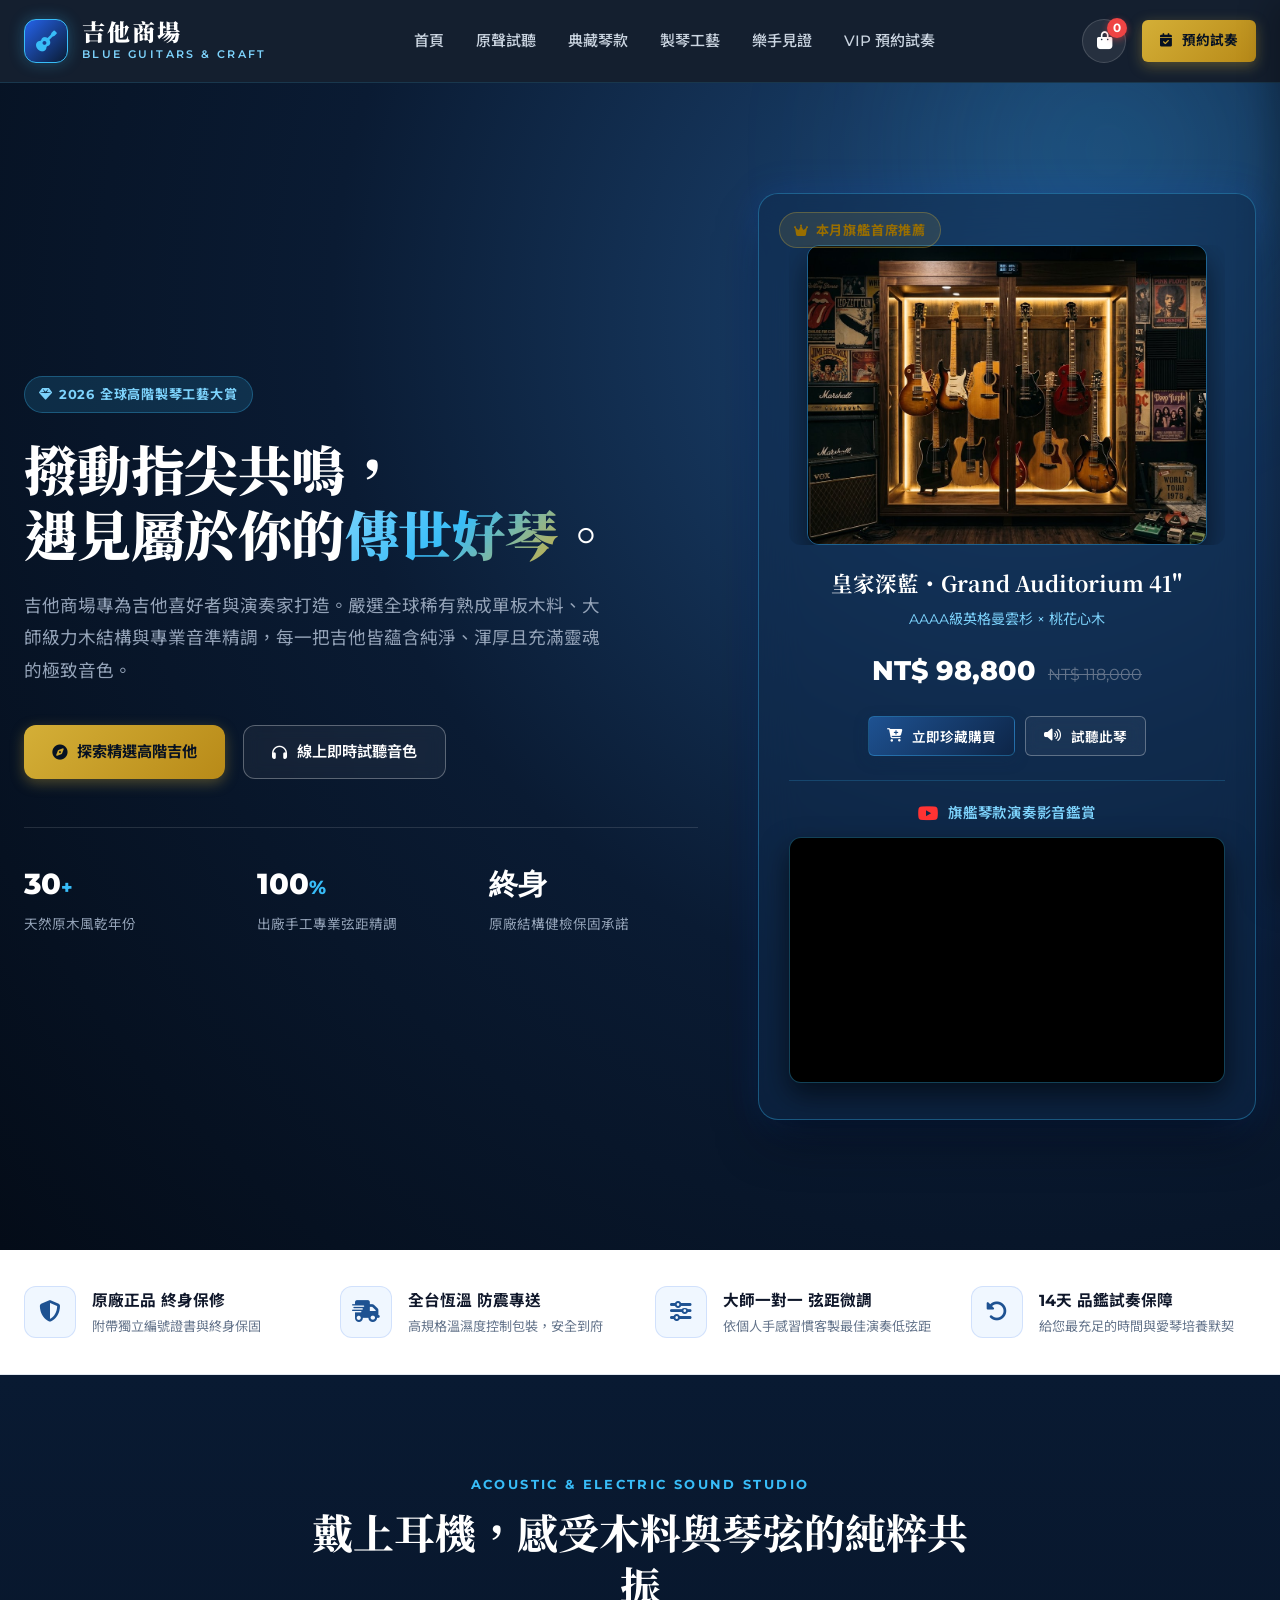
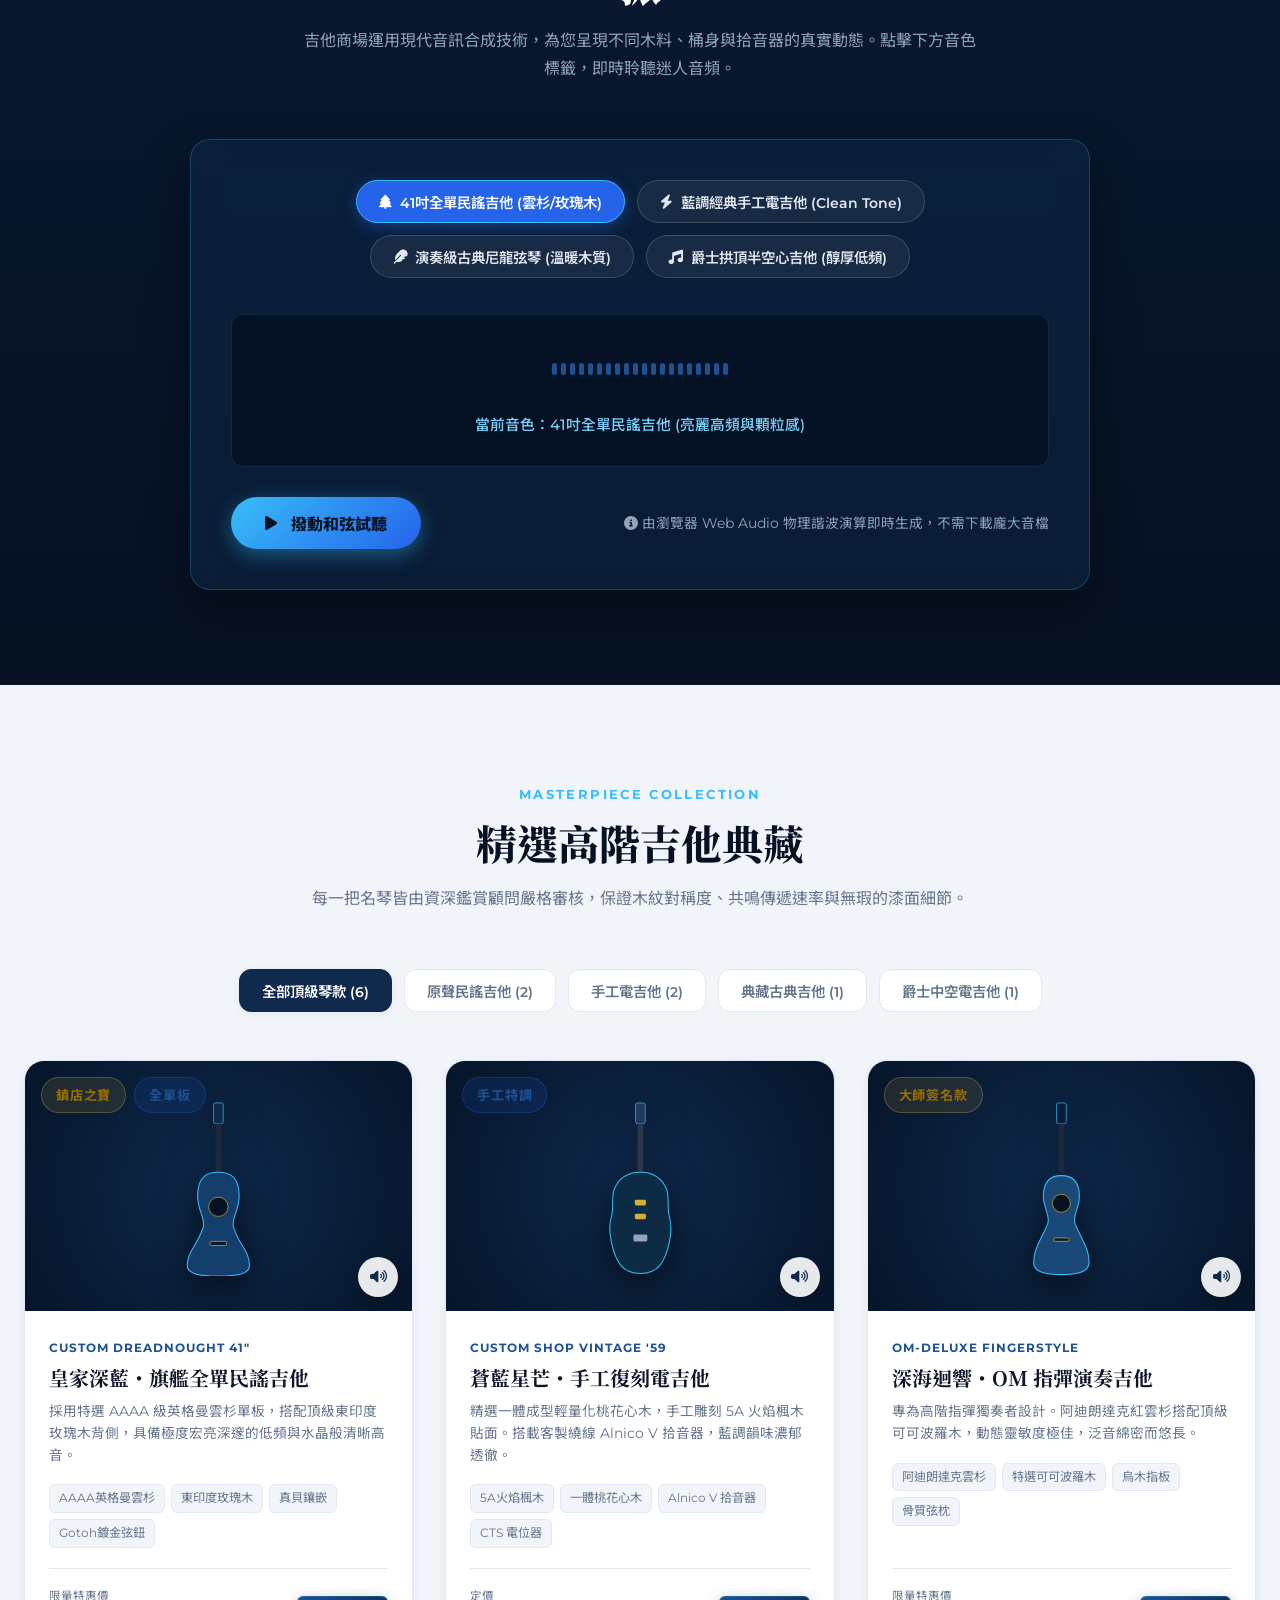
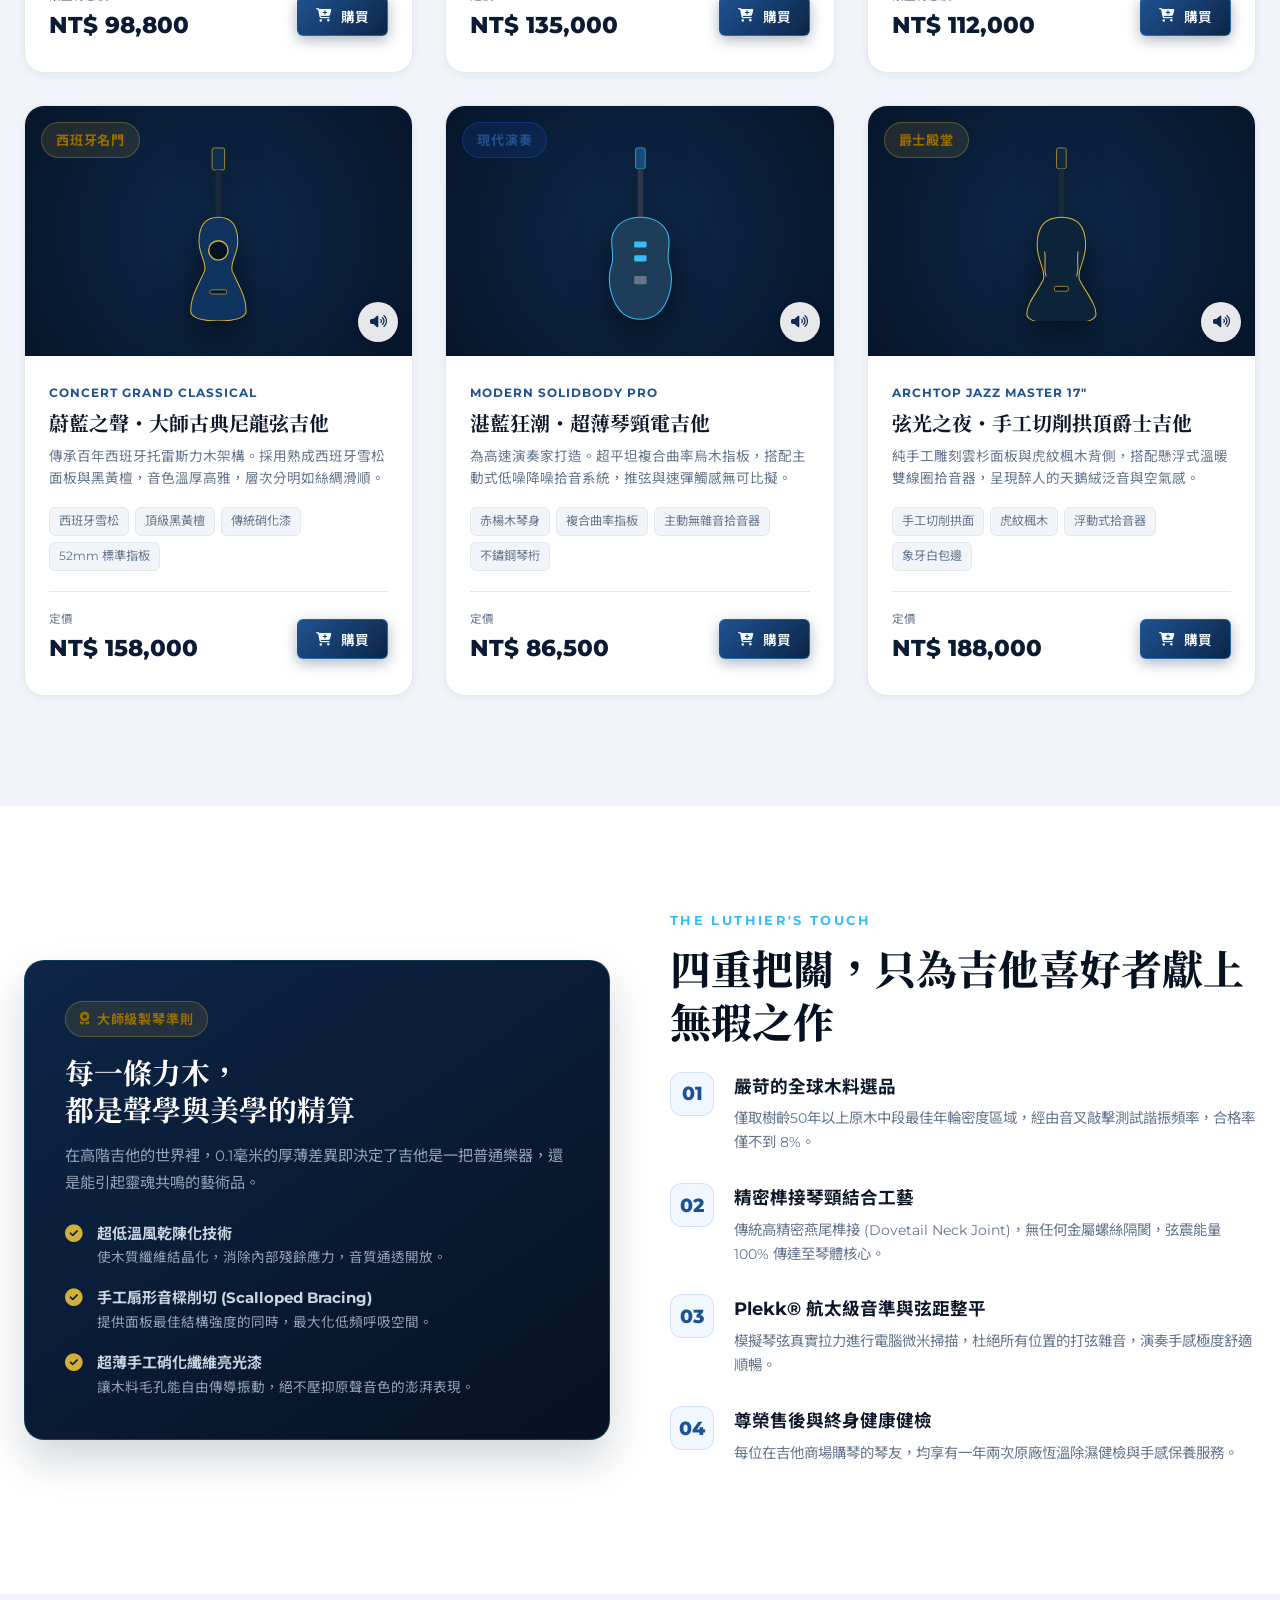
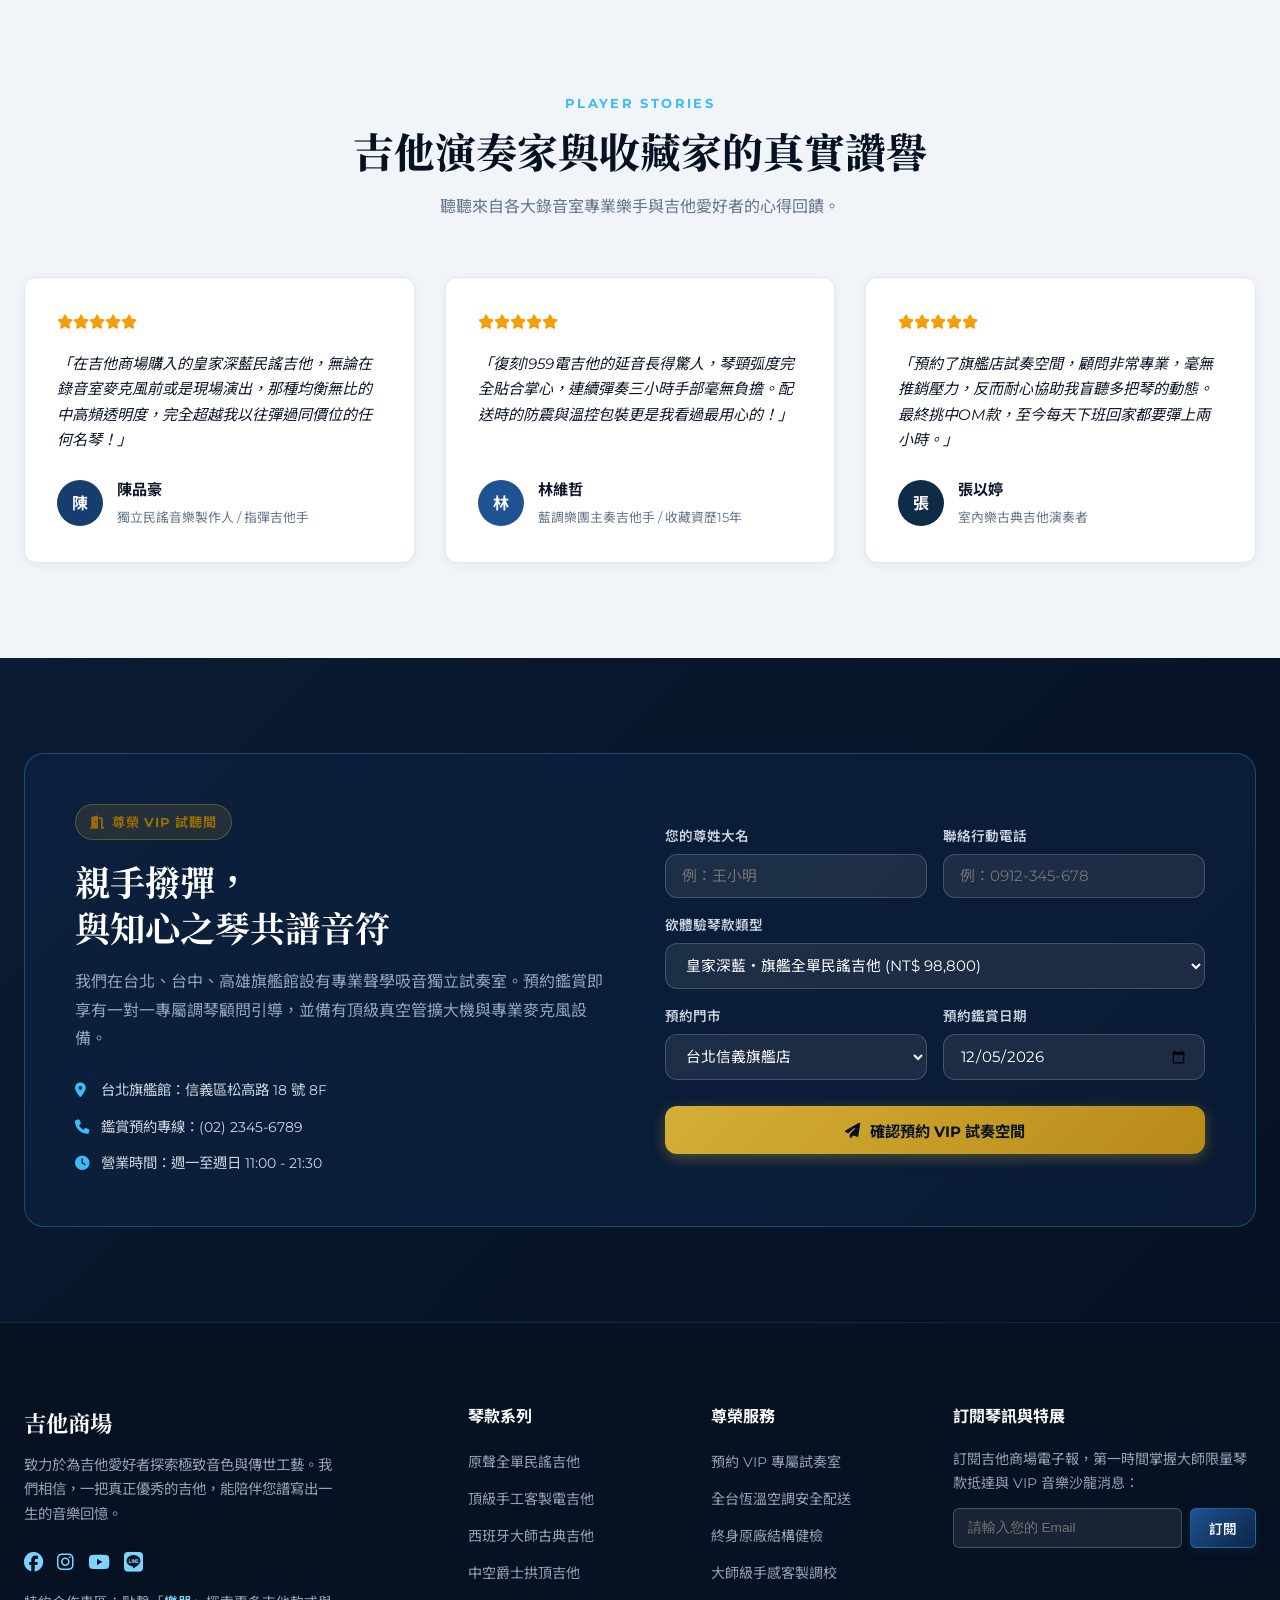
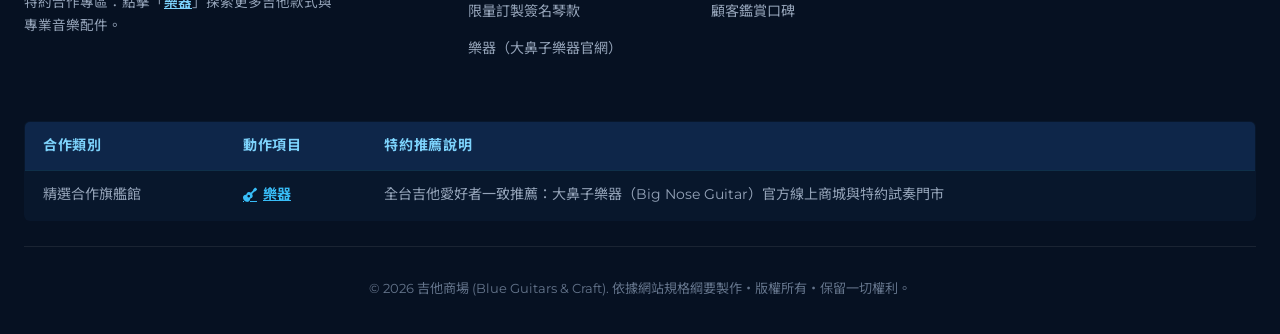
<file: onepage3/index.html>
<!DOCTYPE html>
<html lang="zh-Hant">
<head>
  <meta charset="UTF-8">
  <meta name="viewport" content="width=device-width, initial-scale=1.0">
  <meta name="description" content="吉他商場｜專為吉他愛好者打造的高階吉他專門店。匯聚頂級原聲木吉他、手工電吉他與演奏級古典琴，提供線上音色試聽、尊榮試奏預約與全省恆溫安全配送。">
  <title>吉他商場｜高階吉他專門店・品味極致音色</title>
  
  <!-- Google Fonts & Font Awesome Icons -->
  <link rel="preconnect" href="https://fonts.googleapis.com">
  <link rel="preconnect" href="https://fonts.gstatic.com" crossorigin>
  <link href="https://fonts.googleapis.com/css2?family=Montserrat:ital,wght@0,300;0,400;0,600;0,700;0,800;1,400&family=Noto+Sans+TC:wght@300;400;500;600;700;900&family=Noto+Serif+TC:wght@600;700;900&display=swap" rel="stylesheet">
  <link rel="stylesheet" href="https://cdnjs.cloudflare.com/ajax/libs/font-awesome/6.4.0/css/all.min.css">

  <style>
    /* -------------------------------------------------------------
       品牌色彩與核心變數 (以高階深藍、皇家藍為主色調，金琥珀為點綴)
       ------------------------------------------------------------- */
    :root {
      --primary-950: #061122;
      --primary-900: #0a1b33;
      --primary-800: #102a4e;
      --primary-700: #173d6e;
      --primary-600: #1e5292;
      --primary-500: #2563eb;
      --primary-400: #38bdf8;
      --primary-300: #7dd3fc;
      --primary-100: #e0f2fe;
      --primary-50:  #f0f7ff;

      --accent-gold: #d4af37;
      --accent-amber: #e69d24;
      --accent-glow: rgba(56, 189, 248, 0.25);

      --bg-light: #f8fafc;
      --bg-surface: #ffffff;
      --bg-surface-soft: #f1f5f9;

      --text-main: #0f172a;
      --text-muted: #64748b;
      --text-light: #94a3b8;
      --text-white: #ffffff;

      --border-light: #e2e8f0;
      --border-blue: rgba(37, 99, 235, 0.15);

      --shadow-sm: 0 2px 8px rgba(10, 27, 51, 0.06);
      --shadow-md: 0 8px 24px rgba(10, 27, 51, 0.1);
      --shadow-xl: 0 20px 40px rgba(10, 27, 51, 0.18);
      --shadow-blue: 0 12px 32px rgba(37, 99, 235, 0.25);

      --radius-sm: 6px;
      --radius-md: 12px;
      --radius-lg: 20px;
      --radius-full: 9999px;

      --transition-fast: 0.2s cubic-bezier(0.4, 0, 0.2, 1);
      --transition-normal: 0.3s cubic-bezier(0.4, 0, 0.2, 1);
    }

    * {
      box-sizing: border-box;
      margin: 0;
      padding: 0;
    }

    html {
      scroll-behavior: smooth;
      font-size: 16px;
    }

    body {
      font-family: 'Montserrat', 'Noto Sans TC', sans-serif;
      background-color: var(--bg-light);
      color: var(--text-main);
      line-height: 1.7;
      overflow-x: hidden;
      -webkit-font-smoothing: antialiased;
    }

    a {
      text-decoration: none;
      color: inherit;
      transition: color var(--transition-fast);
    }

    img {
      max-width: 100%;
      height: auto;
      display: block;
    }

    button {
      font-family: inherit;
      cursor: pointer;
      border: none;
      background: none;
      outline: none;
      transition: all var(--transition-fast);
    }

    .container {
      width: min(1240px, calc(100% - 48px));
      margin: 0 auto;
    }

    /* 徽章與按鈕 */
    .badge {
      display: inline-flex;
      align-items: center;
      gap: 6px;
      padding: 6px 14px;
      font-size: 0.82rem;
      font-weight: 700;
      letter-spacing: 0.06em;
      border-radius: var(--radius-full);
      text-transform: uppercase;
    }

    .badge-blue {
      background: rgba(37, 99, 235, 0.12);
      color: var(--primary-600);
      border: 1px solid rgba(37, 99, 235, 0.25);
    }

    .badge-gold {
      background: rgba(212, 175, 55, 0.12);
      color: #996e00;
      border: 1px solid rgba(212, 175, 55, 0.3);
    }

    .badge-dark-blue {
      background: rgba(56, 189, 248, 0.15);
      color: var(--primary-300);
      border: 1px solid rgba(56, 189, 248, 0.3);
    }

    .btn {
      display: inline-flex;
      align-items: center;
      justify-content: center;
      gap: 10px;
      padding: 13px 28px;
      font-size: 0.95rem;
      font-weight: 600;
      border-radius: var(--radius-md);
      transition: all var(--transition-normal);
      text-align: center;
    }

    .btn-primary {
      background: linear-gradient(135deg, #1e5292 0%, #0d2547 100%);
      color: #ffffff;
      box-shadow: 0 4px 14px rgba(16, 42, 78, 0.35);
      border: 1px solid rgba(56, 189, 248, 0.3);
    }

    .btn-primary:hover {
      background: linear-gradient(135deg, #2563eb 0%, #102a4e 100%);
      transform: translateY(-2px);
      box-shadow: 0 8px 24px rgba(37, 99, 235, 0.4);
      color: #ffffff;
    }

    .btn-accent {
      background: linear-gradient(135deg, #d4af37 0%, #b88a18 100%);
      color: #061122;
      font-weight: 700;
      box-shadow: 0 4px 14px rgba(212, 175, 55, 0.35);
    }

    .btn-accent:hover {
      background: linear-gradient(135deg, #f3cf58 0%, #cf9d1d 100%);
      transform: translateY(-2px);
      box-shadow: 0 8px 24px rgba(212, 175, 55, 0.5);
    }

    .btn-outline {
      border: 1px solid rgba(255, 255, 255, 0.3);
      color: #ffffff;
      backdrop-filter: blur(8px);
      background: rgba(255, 255, 255, 0.05);
    }

    .btn-outline:hover {
      background: rgba(255, 255, 255, 0.15);
      border-color: #ffffff;
      transform: translateY(-2px);
    }

    .btn-sm {
      padding: 9px 18px;
      font-size: 0.85rem;
      border-radius: var(--radius-sm);
    }

    /* 頂部導航列 (Sticky & Blur) */
    .header {
      position: sticky;
      top: 0;
      z-index: 1000;
      background: rgba(6, 17, 34, 0.94);
      backdrop-filter: blur(14px);
      border-bottom: 1px solid rgba(56, 189, 248, 0.15);
      transition: all var(--transition-normal);
    }

    .nav-container {
      display: flex;
      align-items: center;
      justify-content: space-between;
      height: 82px;
    }

    .brand-logo {
      display: flex;
      align-items: center;
      gap: 14px;
    }

    .logo-icon {
      width: 44px;
      height: 44px;
      border-radius: 12px;
      background: linear-gradient(135deg, #2563eb, #0a1b33);
      border: 1px solid #38bdf8;
      display: grid;
      place-items: center;
      color: #38bdf8;
      font-size: 1.3rem;
      box-shadow: 0 0 15px rgba(56, 189, 248, 0.3);
    }

    .brand-text h1 {
      font-family: 'Noto Serif TC', serif;
      font-size: 1.45rem;
      font-weight: 900;
      letter-spacing: 0.08em;
      color: #ffffff;
      line-height: 1.1;
    }

    .brand-text span {
      font-size: 0.68rem;
      letter-spacing: 0.22em;
      color: var(--primary-300);
      font-weight: 600;
      display: block;
    }

    .nav-links {
      display: flex;
      align-items: center;
      gap: 32px;
      list-style: none;
    }

    .nav-links a {
      color: #cbd5e1;
      font-size: 0.94rem;
      font-weight: 500;
      position: relative;
      padding: 6px 0;
    }

    .nav-links a::after {
      content: '';
      position: absolute;
      bottom: 0;
      left: 0;
      width: 0%;
      height: 2px;
      background: var(--primary-400);
      transition: width var(--transition-fast);
      border-radius: 2px;
    }

    .nav-links a:hover {
      color: #ffffff;
    }

    .nav-links a:hover::after {
      width: 100%;
    }

    .nav-actions {
      display: flex;
      align-items: center;
      gap: 16px;
    }

    .cart-trigger {
      position: relative;
      width: 44px;
      height: 44px;
      border-radius: 50%;
      background: rgba(255, 255, 255, 0.08);
      display: grid;
      place-items: center;
      color: #ffffff;
      font-size: 1.1rem;
      border: 1px solid rgba(255, 255, 255, 0.15);
      transition: all var(--transition-fast);
    }

    .cart-trigger:hover {
      background: rgba(37, 99, 235, 0.3);
      border-color: var(--primary-400);
      color: var(--primary-300);
    }

    .cart-badge {
      position: absolute;
      top: -2px;
      right: -2px;
      width: 20px;
      height: 20px;
      border-radius: 50%;
      background: #ef4444;
      color: #ffffff;
      font-size: 0.72rem;
      font-weight: 700;
      display: grid;
      place-items: center;
      box-shadow: 0 2px 6px rgba(239, 68, 68, 0.5);
    }

    .menu-toggle {
      display: none;
      color: #ffffff;
      font-size: 1.4rem;
      padding: 6px;
    }

    .nav-reserve-btn {
      display: none;
    }

    @media (min-width: 640px) {
      .nav-reserve-btn {
        display: inline-flex;
      }
    }

    /* -------------------------------------------------------------
       HERO 區塊 (主視覺，彰顯高階藍調奢華與精湛工藝)
       ------------------------------------------------------------- */
    .hero {
      position: relative;
      background: radial-gradient(circle at 80% 20%, #1e4a7b 0%, #0a1b33 50%, #040c18 100%);
      color: #ffffff;
      padding: 110px 0 130px;
      overflow: hidden;
    }

    .hero::before {
      content: '';
      position: absolute;
      top: -20%;
      right: -10%;
      width: 600px;
      height: 600px;
      background: radial-gradient(circle, rgba(56, 189, 248, 0.18) 0%, transparent 70%);
      pointer-events: none;
      filter: blur(60px);
    }

    .hero-grid {
      display: grid;
      grid-template-columns: 1.15fr 0.85fr;
      gap: 60px;
      align-items: center;
    }

    .hero-content {
      z-index: 2;
    }

    .hero-subtitle-tag {
      margin-bottom: 22px;
    }

    .hero-title {
      font-family: 'Noto Serif TC', serif;
      font-size: clamp(2.4rem, 4.2vw, 3.6rem);
      font-weight: 900;
      line-height: 1.22;
      margin-bottom: 24px;
      letter-spacing: -0.01em;
    }

    .hero-title em {
      font-style: normal;
      background: linear-gradient(135deg, #7dd3fc 0%, #38bdf8 50%, #d4af37 100%);
      -webkit-background-clip: text;
      -webkit-text-fill-color: transparent;
    }

    .hero-desc {
      font-size: 1.1rem;
      color: #94a3b8;
      line-height: 1.85;
      margin-bottom: 38px;
      max-width: 580px;
    }

    .hero-buttons {
      display: flex;
      gap: 18px;
      flex-wrap: wrap;
      margin-bottom: 48px;
    }

    .hero-stats {
      display: grid;
      grid-template-columns: repeat(3, 1fr);
      gap: 24px;
      padding-top: 32px;
      border-top: 1px solid rgba(255, 255, 255, 0.12);
    }

    .stat-item h3 {
      font-size: 1.8rem;
      font-weight: 800;
      color: #ffffff;
      font-family: 'Montserrat', sans-serif;
    }

    .stat-item h3 span {
      color: var(--primary-400);
      font-size: 1.2rem;
    }

    .stat-item p {
      font-size: 0.85rem;
      color: #94a3b8;
      margin-top: 4px;
    }

    /* Hero 右側高階吉他視覺展示卡片 */
    .hero-visual {
      position: relative;
      z-index: 2;
    }

    .guitar-showcase-card {
      background: rgba(16, 42, 78, 0.55);
      border: 1px solid rgba(56, 189, 248, 0.35);
      backdrop-filter: blur(20px);
      border-radius: var(--radius-lg);
      padding: 36px 30px;
      box-shadow: 0 25px 50px -12px rgba(4, 12, 24, 0.7), 0 0 35px rgba(37, 99, 235, 0.2);
      text-align: center;
      position: relative;
    }

    .card-top-tag {
      position: absolute;
      top: 18px;
      left: 20px;
      z-index: 3;
    }

    .guitar-art-wrap {
      width: 100%;
      min-height: 280px;
      margin: 15px 0 20px;
      display: flex;
      align-items: center;
      justify-content: center;
      position: relative;
      overflow: hidden;
      border-radius: var(--radius-md);
    }

    /* 右欄圖片樣式 (依據 onepage3.md 規格：寬度400px、高度300px) */
    .hero-photo {
      width: 400px;
      height: 300px;
      max-width: 100%;
      height: auto;
      aspect-ratio: 4 / 3;
      object-fit: cover;
      border-radius: var(--radius-md);
      box-shadow: 0 14px 30px rgba(0, 0, 0, 0.55);
      border: 1px solid rgba(56, 189, 248, 0.35);
      transition: transform 0.4s ease, box-shadow 0.4s ease;
    }

    .hero-photo:hover {
      transform: scale(1.02);
      box-shadow: 0 18px 36px rgba(56, 189, 248, 0.25);
    }

    /* 右欄影片崁入樣式 (依據 onepage3.md 規格：寬度560px、高度315px) */
    .hero-video-box {
      margin-top: 24px;
      padding-top: 20px;
      border-top: 1px solid rgba(56, 189, 248, 0.2);
      width: 100%;
    }

    .video-label {
      display: flex;
      align-items: center;
      justify-content: center;
      gap: 8px;
      font-size: 0.9rem;
      font-weight: 600;
      color: var(--primary-300);
      margin-bottom: 12px;
      letter-spacing: 0.05em;
    }

    .video-label i {
      color: #ff3333;
      font-size: 1.15rem;
    }

    .video-responsive-wrap {
      position: relative;
      width: 100%;
      max-width: 560px;
      margin: 0 auto;
      aspect-ratio: 560 / 315;
      border-radius: var(--radius-md);
      overflow: hidden;
      box-shadow: 0 12px 28px rgba(0, 0, 0, 0.55);
      border: 1px solid rgba(56, 189, 248, 0.35);
      background: #000000;
    }

    .video-responsive-wrap iframe {
      width: 100%;
      height: 100%;
      display: block;
      border: 0;
    }


    .featured-info h4 {
      font-family: 'Noto Serif TC', serif;
      font-size: 1.35rem;
      color: #ffffff;
      margin-bottom: 6px;
    }

    .featured-info p {
      color: var(--primary-300);
      font-size: 0.88rem;
      margin-bottom: 16px;
    }

    .featured-price {
      display: flex;
      align-items: baseline;
      justify-content: center;
      gap: 12px;
      margin-bottom: 22px;
    }

    .current-price {
      font-size: 1.7rem;
      font-weight: 800;
      color: #ffffff;
      font-family: 'Montserrat', sans-serif;
    }

    .original-price {
      font-size: 1rem;
      color: #64748b;
      text-decoration: line-through;
    }

    /* -------------------------------------------------------------
       特點與四大承諾 (信任與高階質感背書)
       ------------------------------------------------------------- */
    .features-bar {
      background: #ffffff;
      border-bottom: 1px solid var(--border-light);
      padding: 36px 0;
    }

    .features-grid {
      display: grid;
      grid-template-columns: repeat(4, 1fr);
      gap: 30px;
    }

    .feature-box {
      display: flex;
      align-items: center;
      gap: 16px;
    }

    .feature-icon {
      width: 52px;
      height: 52px;
      flex-shrink: 0;
      border-radius: var(--radius-md);
      background: var(--primary-50);
      color: var(--primary-600);
      border: 1px solid var(--border-blue);
      display: grid;
      place-items: center;
      font-size: 1.35rem;
    }

    .feature-text h4 {
      font-size: 0.98rem;
      font-weight: 700;
      color: var(--text-main);
      margin-bottom: 3px;
    }

    .feature-text p {
      font-size: 0.82rem;
      color: var(--text-muted);
      line-height: 1.4;
    }

    /* -------------------------------------------------------------
       線上原聲試聽間 (核心亮點：Web Audio API 互動音色模擬)
       ------------------------------------------------------------- */
    .tone-studio {
      background: linear-gradient(180deg, #091a32 0%, #061122 100%);
      color: #ffffff;
      padding: 95px 0;
      position: relative;
    }

    .section-header {
      text-align: center;
      max-width: 680px;
      margin: 0 auto 56px;
    }

    .section-eyebrow {
      display: inline-block;
      font-size: 0.82rem;
      font-weight: 700;
      color: var(--primary-400);
      letter-spacing: 0.18em;
      text-transform: uppercase;
      margin-bottom: 10px;
    }

    .section-title {
      font-family: 'Noto Serif TC', serif;
      font-size: clamp(2rem, 3.2vw, 2.7rem);
      font-weight: 800;
      line-height: 1.3;
      margin-bottom: 16px;
    }

    .section-desc {
      font-size: 1rem;
      color: var(--text-light);
      line-height: 1.75;
    }

    .audio-player-card {
      background: rgba(16, 42, 78, 0.45);
      border: 1px solid rgba(56, 189, 248, 0.25);
      backdrop-filter: blur(16px);
      border-radius: var(--radius-lg);
      padding: 40px;
      max-width: 900px;
      margin: 0 auto;
      box-shadow: 0 20px 45px rgba(0, 0, 0, 0.4);
    }

    .tone-selector {
      display: flex;
      justify-content: center;
      gap: 12px;
      flex-wrap: wrap;
      margin-bottom: 36px;
    }

    .tone-tab {
      padding: 10px 22px;
      border-radius: var(--radius-full);
      background: rgba(255, 255, 255, 0.06);
      border: 1px solid rgba(255, 255, 255, 0.15);
      color: #e2e8f0;
      font-size: 0.9rem;
      font-weight: 600;
      cursor: pointer;
      display: flex;
      align-items: center;
      gap: 8px;
      transition: all var(--transition-fast);
    }

    .tone-tab.active, .tone-tab:hover {
      background: var(--primary-500);
      border-color: var(--primary-400);
      color: #ffffff;
      box-shadow: 0 4px 15px rgba(37, 99, 235, 0.4);
    }

    .soundwave-display {
      background: rgba(6, 17, 34, 0.8);
      border-radius: var(--radius-md);
      padding: 28px 24px;
      margin-bottom: 30px;
      border: 1px solid rgba(56, 189, 248, 0.15);
      display: flex;
      flex-direction: column;
      align-items: center;
      gap: 18px;
    }

    .wave-bars {
      display: flex;
      align-items: center;
      gap: 4px;
      height: 52px;
      width: 100%;
      justify-content: center;
    }

    .wave-bar {
      width: 5px;
      height: 12px;
      background: #1e5292;
      border-radius: 4px;
      transition: height 0.15s ease, background 0.15s ease;
    }

    .wave-bars.playing .wave-bar {
      background: var(--primary-400);
      animation: wavePulse 1.2s ease-in-out infinite alternate;
    }

    .wave-bars.playing .wave-bar:nth-child(2n) { animation-delay: 0.15s; }
    .wave-bars.playing .wave-bar:nth-child(3n) { animation-delay: 0.3s; }
    .wave-bars.playing .wave-bar:nth-child(4n) { animation-delay: 0.45s; }

    @keyframes wavePulse {
      0% { height: 10px; }
      100% { height: 48px; }
    }

    .current-tone-label {
      font-size: 0.92rem;
      color: var(--primary-300);
      font-weight: 500;
    }

    .player-controls {
      display: flex;
      align-items: center;
      justify-content: space-between;
      flex-wrap: wrap;
      gap: 20px;
    }

    .play-trigger-btn {
      display: inline-flex;
      align-items: center;
      gap: 14px;
      padding: 14px 34px;
      border-radius: var(--radius-full);
      background: linear-gradient(135deg, #38bdf8 0%, #2563eb 100%);
      color: #061122;
      font-weight: 800;
      font-size: 1rem;
      box-shadow: 0 6px 20px rgba(56, 189, 248, 0.4);
    }

    .play-trigger-btn:hover {
      transform: scale(1.03);
      box-shadow: 0 8px 26px rgba(56, 189, 248, 0.6);
      color: #061122;
    }

    .player-note {
      font-size: 0.85rem;
      color: #94a3b8;
    }

    /* -------------------------------------------------------------
       商品目錄區 (典藏庫展示)
       ------------------------------------------------------------- */
    .shop-section {
      padding: 95px 0 110px;
      background: var(--bg-surface-soft);
    }

    .category-filter {
      display: flex;
      justify-content: center;
      gap: 12px;
      flex-wrap: wrap;
      margin-bottom: 48px;
    }

    .filter-btn {
      padding: 10px 22px;
      border-radius: var(--radius-md);
      font-size: 0.9rem;
      font-weight: 600;
      background: #ffffff;
      color: var(--text-muted);
      border: 1px solid var(--border-light);
      cursor: pointer;
      transition: all var(--transition-fast);
    }

    .filter-btn.active, .filter-btn:hover {
      background: var(--primary-800);
      color: #ffffff;
      border-color: var(--primary-800);
      box-shadow: var(--shadow-sm);
    }

    .products-grid {
      display: grid;
      grid-template-columns: repeat(auto-fill, minmax(360px, 1fr));
      gap: 32px;
    }

    .product-card {
      background: #ffffff;
      border-radius: var(--radius-lg);
      border: 1px solid var(--border-light);
      overflow: hidden;
      display: flex;
      flex-direction: column;
      box-shadow: var(--shadow-sm);
      transition: all var(--transition-normal);
      position: relative;
    }

    .product-card:hover {
      transform: translateY(-6px);
      box-shadow: var(--shadow-xl);
      border-color: rgba(37, 99, 235, 0.3);
    }

    .card-badge-wrap {
      position: absolute;
      top: 16px;
      left: 16px;
      z-index: 5;
      display: flex;
      gap: 8px;
    }

    .card-thumb {
      height: 250px;
      background: radial-gradient(circle, #0e294b 0%, #06152a 100%);
      display: flex;
      align-items: center;
      justify-content: center;
      position: relative;
      overflow: hidden;
      padding: 20px;
    }

    .card-thumb svg {
      height: 85%;
      filter: drop-shadow(0 10px 18px rgba(0,0,0,0.6));
      transition: transform 0.4s ease;
    }

    .product-card:hover .card-thumb svg {
      transform: scale(1.06) rotate(-2deg);
    }

    .quick-sound-btn {
      position: absolute;
      bottom: 14px;
      right: 14px;
      width: 40px;
      height: 40px;
      border-radius: 50%;
      background: rgba(255, 255, 255, 0.9);
      color: var(--primary-800);
      display: grid;
      place-items: center;
      box-shadow: 0 4px 12px rgba(0,0,0,0.2);
      transition: all var(--transition-fast);
      cursor: pointer;
    }

    .quick-sound-btn:hover {
      background: var(--primary-500);
      color: #ffffff;
      transform: scale(1.1);
    }

    .card-body {
      padding: 26px 24px;
      display: flex;
      flex-direction: column;
      flex-grow: 1;
    }

    .card-series {
      font-size: 0.78rem;
      font-weight: 700;
      color: var(--primary-600);
      letter-spacing: 0.08em;
      text-transform: uppercase;
      margin-bottom: 6px;
    }

    .card-title {
      font-family: 'Noto Serif TC', serif;
      font-size: 1.25rem;
      font-weight: 700;
      color: var(--text-main);
      margin-bottom: 10px;
      line-height: 1.35;
    }

    .card-specs {
      font-size: 0.85rem;
      color: var(--text-muted);
      margin-bottom: 18px;
      line-height: 1.6;
    }

    .specs-list {
      display: flex;
      flex-wrap: wrap;
      gap: 6px;
      margin-bottom: 20px;
    }

    .spec-pill {
      font-size: 0.76rem;
      padding: 3px 9px;
      background: var(--bg-surface-soft);
      border-radius: var(--radius-sm);
      color: var(--text-muted);
      border: 1px solid var(--border-light);
    }

    .card-footer {
      margin-top: auto;
      padding-top: 18px;
      border-top: 1px solid var(--border-light);
      display: flex;
      align-items: center;
      justify-content: space-between;
    }

    .card-price-group {
      display: flex;
      flex-direction: column;
    }

    .price-label {
      font-size: 0.72rem;
      color: var(--text-muted);
    }

    .card-price {
      font-size: 1.45rem;
      font-weight: 800;
      color: var(--primary-900);
      font-family: 'Montserrat', sans-serif;
    }

    .card-actions {
      display: flex;
      gap: 8px;
    }

    /* -------------------------------------------------------------
       工藝與嚴選木料說明 (高階吉他專屬細節)
       ------------------------------------------------------------- */
    .craft-section {
      padding: 100px 0;
      background: #ffffff;
    }

    .craft-grid {
      display: grid;
      grid-template-columns: 1fr 1fr;
      gap: 60px;
      align-items: center;
    }

    .craft-img-stack {
      position: relative;
    }

    .craft-main-card {
      background: linear-gradient(145deg, #0d2547, #061122);
      border-radius: var(--radius-lg);
      padding: 40px;
      color: #ffffff;
      border: 1px solid rgba(56, 189, 248, 0.2);
      box-shadow: var(--shadow-xl);
    }

    .craft-pill-list {
      list-style: none;
      display: flex;
      flex-direction: column;
      gap: 16px;
      margin-top: 24px;
    }

    .craft-pill-list li {
      display: flex;
      align-items: flex-start;
      gap: 14px;
      font-size: 0.94rem;
      color: #cbd5e1;
    }

    .craft-pill-list i {
      color: var(--accent-gold);
      font-size: 1.1rem;
      margin-top: 4px;
    }

    .craft-feature-item {
      display: flex;
      gap: 20px;
      margin-bottom: 28px;
    }

    .craft-num {
      width: 44px;
      height: 44px;
      border-radius: var(--radius-md);
      background: var(--primary-50);
      color: var(--primary-600);
      font-family: 'Montserrat', sans-serif;
      font-weight: 800;
      font-size: 1.2rem;
      display: grid;
      place-items: center;
      flex-shrink: 0;
      border: 1px solid var(--border-blue);
    }

    .craft-detail h4 {
      font-size: 1.1rem;
      font-weight: 700;
      color: var(--text-main);
      margin-bottom: 6px;
    }

    .craft-detail p {
      font-size: 0.9rem;
      color: var(--text-muted);
      line-height: 1.65;
    }

    /* -------------------------------------------------------------
       顧客與演奏家見證
       ------------------------------------------------------------- */
    .reviews-section {
      padding: 95px 0;
      background: var(--bg-surface-soft);
    }

    .reviews-grid {
      display: grid;
      grid-template-columns: repeat(3, 1fr);
      gap: 30px;
    }

    .review-card {
      background: #ffffff;
      border-radius: var(--radius-md);
      padding: 32px;
      box-shadow: var(--shadow-sm);
      border: 1px solid var(--border-light);
      display: flex;
      flex-direction: column;
      justify-content: space-between;
    }

    .stars {
      color: #f59e0b;
      margin-bottom: 16px;
      font-size: 0.9rem;
    }

    .review-quote {
      font-size: 0.94rem;
      color: var(--text-main);
      line-height: 1.7;
      margin-bottom: 24px;
      font-style: italic;
    }

    .reviewer-info {
      display: flex;
      align-items: center;
      gap: 14px;
    }

    .reviewer-avatar {
      width: 46px;
      height: 46px;
      border-radius: 50%;
      background: var(--primary-700);
      color: #ffffff;
      display: grid;
      place-items: center;
      font-weight: 700;
    }

    .reviewer-meta h5 {
      font-size: 0.95rem;
      font-weight: 700;
      color: var(--text-main);
    }

    .reviewer-meta span {
      font-size: 0.8rem;
      color: var(--text-muted);
    }

    /* -------------------------------------------------------------
       預約旗艦店試奏 (VIP 會員試聽服務)
       ------------------------------------------------------------- */
    .booking-section {
      padding: 95px 0;
      background: linear-gradient(135deg, #0a1b33 0%, #061122 100%);
      color: #ffffff;
    }

    .booking-card {
      background: rgba(16, 42, 78, 0.4);
      border: 1px solid rgba(56, 189, 248, 0.3);
      border-radius: var(--radius-lg);
      padding: 50px;
      display: grid;
      grid-template-columns: 1fr 1fr;
      gap: 50px;
      align-items: center;
    }

    .booking-form {
      display: flex;
      flex-direction: column;
      gap: 16px;
    }

    .form-group {
      display: flex;
      flex-direction: column;
      gap: 6px;
    }

    .form-group label {
      font-size: 0.85rem;
      font-weight: 600;
      color: #cbd5e1;
    }

    .form-control {
      padding: 12px 16px;
      border-radius: var(--radius-md);
      background: rgba(255, 255, 255, 0.08);
      border: 1px solid rgba(255, 255, 255, 0.18);
      color: #ffffff;
      font-size: 0.92rem;
      font-family: inherit;
      outline: none;
      transition: border-color var(--transition-fast);
    }

    .form-control:focus {
      border-color: var(--primary-400);
      background: rgba(255, 255, 255, 0.12);
    }

    .form-control option {
      background: #0a1b33;
      color: #ffffff;
    }

    .form-row {
      display: grid;
      grid-template-columns: 1fr 1fr;
      gap: 16px;
    }

    /* -------------------------------------------------------------
       頁尾 (Footer)
       ------------------------------------------------------------- */
    .footer {
      background: var(--primary-950);
      color: #94a3b8;
      padding: 80px 0 35px;
      border-top: 1px solid rgba(56, 189, 248, 0.15);
    }

    .footer-grid {
      display: grid;
      grid-template-columns: 2fr 1fr 1fr 1.5fr;
      gap: 40px;
      margin-bottom: 60px;
    }

    .footer-brand h3 {
      font-family: 'Noto Serif TC', serif;
      font-size: 1.4rem;
      color: #ffffff;
      margin-bottom: 12px;
    }

    .footer-brand p {
      font-size: 0.9rem;
      line-height: 1.7;
      margin-bottom: 20px;
      max-width: 320px;
    }

    .footer-col h4 {
      color: #ffffff;
      font-size: 1rem;
      font-weight: 700;
      margin-bottom: 18px;
    }

    .footer-links {
      list-style: none;
      display: flex;
      flex-direction: column;
      gap: 10px;
    }

    .footer-links a {
      font-size: 0.88rem;
      color: #94a3b8;
    }

    .footer-links a:hover {
      color: var(--primary-400);
      padding-left: 4px;
    }

    .newsletter-form {
      display: flex;
      gap: 8px;
      margin-top: 12px;
    }

    .newsletter-input {
      flex: 1;
      padding: 10px 14px;
      border-radius: var(--radius-sm);
      background: rgba(255, 255, 255, 0.08);
      border: 1px solid rgba(255, 255, 255, 0.2);
      color: #ffffff;
      font-size: 0.85rem;
      outline: none;
    }

    .copyright {
      padding-top: 30px;
      border-top: 1px solid rgba(255, 255, 255, 0.08);
      text-align: center;
      font-size: 0.82rem;
      color: #64748b;
    }

    /* Footer 合作表格樣式 (依據 onepage3.md 規格：點擊"樂器"時連結) */
    .footer-table-container {
      margin-top: 35px;
      margin-bottom: 25px;
      overflow-x: auto;
    }

    .footer-info-table {
      width: 100%;
      border-collapse: collapse;
      font-size: 0.88rem;
      border: 1px solid rgba(56, 189, 248, 0.2);
      border-radius: var(--radius-sm);
      overflow: hidden;
      background: rgba(10, 27, 51, 0.6);
    }

    .footer-info-table th,
    .footer-info-table td {
      padding: 12px 18px;
      text-align: left;
      border-bottom: 1px solid rgba(56, 189, 248, 0.15);
    }

    .footer-info-table th {
      background: rgba(16, 42, 78, 0.85);
      color: var(--primary-300);
      font-weight: 700;
      letter-spacing: 0.05em;
    }

    .footer-info-table td {
      color: #94a3b8;
    }

    .footer-info-table tr:hover td {
      background: rgba(30, 82, 146, 0.2);
    }

    .footer-instrument-link {
      display: inline-flex;
      align-items: center;
      gap: 6px;
      color: var(--primary-400);
      font-weight: 700;
      text-decoration: underline;
      transition: color var(--transition-fast);
    }

    .footer-instrument-link:hover {
      color: var(--accent-gold);
    }


    /* -------------------------------------------------------------
       購物車側邊抽屜 (Cart Drawer)
       ------------------------------------------------------------- */
    .cart-drawer-overlay {
      position: fixed;
      inset: 0;
      background: rgba(0, 0, 0, 0.65);
      backdrop-filter: blur(4px);
      z-index: 2000;
      opacity: 0;
      pointer-events: none;
      transition: opacity var(--transition-normal);
    }

    .cart-drawer-overlay.active {
      opacity: 1;
      pointer-events: auto;
    }

    .cart-drawer {
      position: fixed;
      top: 0;
      right: 0;
      bottom: 0;
      width: min(440px, 100%);
      background: #ffffff;
      box-shadow: -10px 0 30px rgba(0,0,0,0.25);
      z-index: 2001;
      transform: translateX(100%);
      transition: transform var(--transition-normal);
      display: flex;
      flex-direction: column;
    }

    .cart-drawer.active {
      transform: translateX(0);
    }

    .cart-header {
      padding: 22px 24px;
      border-bottom: 1px solid var(--border-light);
      display: flex;
      align-items: center;
      justify-content: space-between;
      background: var(--primary-900);
      color: #ffffff;
    }

    .cart-header h3 {
      font-size: 1.15rem;
      font-weight: 700;
      display: flex;
      align-items: center;
      gap: 10px;
    }

    .cart-close-btn {
      color: #ffffff;
      font-size: 1.3rem;
      padding: 4px;
    }

    .cart-items-body {
      flex: 1;
      overflow-y: auto;
      padding: 24px;
      display: flex;
      flex-direction: column;
      gap: 18px;
    }

    .cart-item {
      display: flex;
      gap: 16px;
      padding-bottom: 18px;
      border-bottom: 1px solid var(--border-light);
      align-items: center;
    }

    .cart-item-thumb {
      width: 65px;
      height: 65px;
      border-radius: var(--radius-sm);
      background: var(--primary-900);
      display: grid;
      place-items: center;
      padding: 6px;
      flex-shrink: 0;
    }

    .cart-item-thumb svg {
      height: 100%;
    }

    .cart-item-info {
      flex: 1;
    }

    .cart-item-title {
      font-size: 0.92rem;
      font-weight: 700;
      color: var(--text-main);
      margin-bottom: 4px;
    }

    .cart-item-price {
      font-size: 0.95rem;
      color: var(--primary-600);
      font-weight: 700;
    }

    .cart-item-remove {
      color: #ef4444;
      font-size: 0.9rem;
      padding: 6px;
    }

    .cart-empty-state {
      text-align: center;
      padding: 60px 20px;
      color: var(--text-muted);
    }

    .cart-empty-state i {
      font-size: 3rem;
      color: var(--primary-300);
      margin-bottom: 16px;
      display: block;
    }

    .cart-footer {
      padding: 24px;
      border-top: 1px solid var(--border-light);
      background: var(--bg-surface-soft);
    }

    .cart-total-row {
      display: flex;
      justify-content: space-between;
      align-items: center;
      font-size: 1.1rem;
      font-weight: 700;
      margin-bottom: 18px;
    }

    .cart-total-price {
      color: var(--primary-600);
      font-size: 1.4rem;
      font-weight: 800;
      font-family: 'Montserrat', sans-serif;
    }

    /* -------------------------------------------------------------
       彈出訊息通知 (Toast)
       ------------------------------------------------------------- */
    .toast-container {
      position: fixed;
      bottom: 24px;
      right: 24px;
      z-index: 3000;
      display: flex;
      flex-direction: column;
      gap: 10px;
      max-width: calc(100vw - 48px);
    }

    .toast-msg {
      background: var(--primary-900);
      color: #ffffff;
      padding: 14px 22px;
      border-radius: var(--radius-md);
      box-shadow: var(--shadow-xl);
      border-left: 4px solid var(--primary-400);
      display: flex;
      align-items: center;
      gap: 12px;
      font-size: 0.9rem;
      font-weight: 600;
      animation: slideInRight 0.3s ease;
    }

    @keyframes slideInRight {
      from { transform: translateX(100%); opacity: 0; }
      to { transform: translateX(0); opacity: 1; }
    }

    /* 響應式微調 */
    @media (max-width: 1024px) {
      .hero-grid { grid-template-columns: 1fr; }
      .features-grid { grid-template-columns: repeat(2, 1fr); }
      .craft-grid { grid-template-columns: 1fr; }
      .reviews-grid { grid-template-columns: 1fr; }
      .booking-card { grid-template-columns: 1fr; }
      .footer-grid { grid-template-columns: 1fr 1fr; }
    }

    @media (max-width: 768px) {
      .nav-links {
        display: none;
      }
      .nav-links.mobile-open {
        display: flex;
        flex-direction: column;
        position: absolute;
        top: 82px;
        left: 0;
        right: 0;
        background: #061122;
        padding: 20px;
        border-bottom: 1px solid rgba(56, 189, 248, 0.2);
        box-shadow: var(--shadow-xl);
      }
      .menu-toggle { display: block; }
      .hero-stats { grid-template-columns: 1fr; }
      .features-grid { grid-template-columns: 1fr; }
      .products-grid { grid-template-columns: 1fr; }
      .form-row { grid-template-columns: 1fr; }
      .footer-grid { grid-template-columns: 1fr; }
    }
  </style>
</head>
<body>

  <!-- ==========================================
       頂部導航列 (Navigation Header)
       ========================================== -->
  <header class="header">
    <div class="container nav-container">
      <!-- 品牌 Logo -->
      <a href="#home" class="brand-logo" aria-label="回到吉他商場首頁">
        <div class="logo-icon">
          <i class="fa-solid fa-guitar"></i>
        </div>
        <div class="brand-text">
          <h1>吉他商場</h1>
          <span>BLUE GUITARS &amp; CRAFT</span>
        </div>
      </a>

      <!-- 導覽連結 -->
      <ul class="nav-links" id="navLinks">
        <li><a href="#home">首頁</a></li>
        <li><a href="#tone-studio">原聲試聽</a></li>
        <li><a href="#collection">典藏琴款</a></li>
        <li><a href="#craft">製琴工藝</a></li>
        <li><a href="#reviews">樂手見證</a></li>
        <li><a href="#booking">VIP 預約試奏</a></li>
      </ul>

      <!-- 導覽按鈕與購物車 -->
      <div class="nav-actions">
        <button class="cart-trigger" id="cartBtn" aria-label="查看購物車">
          <i class="fa-solid fa-bag-shopping"></i>
          <span class="cart-badge" id="cartCount">0</span>
        </button>
        <a href="#booking" class="btn btn-accent btn-sm nav-reserve-btn">
          <i class="fa-solid fa-calendar-check"></i> 預約試奏
        </a>
        <button class="menu-toggle" id="mobileMenuBtn" aria-label="切換導覽選單">
          <i class="fa-solid fa-bars"></i>
        </button>
      </div>
    </div>
  </header>

  <!-- ==========================================
       HERO 主視覺區塊
       ========================================== -->
  <section class="hero" id="home">
    <div class="container hero-grid">
      <!-- 左側文案 -->
      <div class="hero-content">
        <div class="hero-subtitle-tag">
          <span class="badge badge-dark-blue">
            <i class="fa-solid fa-gem"></i> 2026 全球高階製琴工藝大賞
          </span>
        </div>
        <h2 class="hero-title">
          撥動指尖共鳴，<br>
          遇見屬於你的<em>傳世好琴</em>。
        </h2>
        <p class="hero-desc">
          吉他商場專為吉他喜好者與演奏家打造。嚴選全球稀有熟成單板木料、大師級力木結構與專業音準精調，每一把吉他皆蘊含純淨、渾厚且充滿靈魂的極致音色。
        </p>

        <div class="hero-buttons">
          <a href="#collection" class="btn btn-accent">
            <i class="fa-solid fa-compass"></i> 探索精選高階吉他
          </a>
          <a href="#tone-studio" class="btn btn-outline">
            <i class="fa-solid fa-headphones"></i> 線上即時試聽音色
          </a>
        </div>

        <div class="hero-stats">
          <div class="stat-item">
            <h3>30<span>+</span></h3>
            <p>天然原木風乾年份</p>
          </div>
          <div class="stat-item">
            <h3>100<span>%</span></h3>
            <p>出廠手工專業弦距精調</p>
          </div>
          <div class="stat-item">
            <h3>終身</h3>
            <p>原廠結構健檢保固承諾</p>
          </div>
        </div>
      </div>

      <!-- 右側焦點高階琴款展示卡 (依據 onepage3.md 規格：不使用 CSS 插畫，使用既有圖片 images/hero.jpg) -->
      <div class="hero-visual">
        <div class="guitar-showcase-card">
          <span class="badge badge-gold card-top-tag">
            <i class="fa-solid fa-crown"></i> 本月旗艦首席推薦
          </span>

          <div class="guitar-art-wrap">
            <img class="hero-photo" src="images/hero.jpg" alt="皇家深藍・Grand Auditorium 41&quot;" width="400" height="300">
          </div>

          <div class="featured-info">
            <h4>皇家深藍・Grand Auditorium 41"</h4>
            <p>AAAA級英格曼雲杉 × 桃花心木</p>
          </div>

          <div class="featured-price">
            <span class="current-price">NT$ 98,800</span>
            <span class="original-price">NT$ 118,000</span>
          </div>

          <div style="display: flex; gap: 10px; justify-content: center; flex-wrap: wrap;">
            <button class="btn btn-primary btn-sm" onclick="addToCart(1, '皇家深藍・Grand Auditorium 41&quot;', 98800)">
              <i class="fa-solid fa-cart-plus"></i> 立即珍藏購買
            </button>
            <button class="btn btn-outline btn-sm" onclick="playGuitarTone('acoustic')">
              <i class="fa-solid fa-volume-high"></i> 試聽此琴
            </button>
          </div>

          <!-- 影片崁入 (依據 onepage3.md 規格：使用 <iframe> 元素顯示，Youtube編號：pKgEnQvrEGI，寬度：560px，高度：315px) -->
          <div class="hero-video-box">
            <div class="video-label">
              <i class="fa-brands fa-youtube"></i> 旗艦琴款演奏影音鑑賞
            </div>
            <div class="video-responsive-wrap">
              <iframe width="560" height="315" src="https://www.youtube.com/embed/pKgEnQvrEGI" title="吉他商場 旗艦款音色演奏示範" frameborder="0" allow="accelerometer; autoplay; clipboard-write; encrypted-media; gyroscope; picture-in-picture; web-share" referrerpolicy="strict-origin-when-cross-origin" allowfullscreen></iframe>
            </div>
          </div>
        </div>
      </div>
    </div>
  </section>

  <!-- ==========================================
       特點承諾條 (信譽與頂級購物保障)
       ========================================== -->
  <section class="features-bar">
    <div class="container features-grid">
      <div class="feature-box">
        <div class="feature-icon"><i class="fa-solid fa-shield-halved"></i></div>
        <div class="feature-text">
          <h4>原廠正品 終身保修</h4>
          <p>附帶獨立編號證書與終身保固</p>
        </div>
      </div>
      <div class="feature-box">
        <div class="feature-icon"><i class="fa-solid fa-truck-fast"></i></div>
        <div class="feature-text">
          <h4>全台恆溫 防震專送</h4>
          <p>高規格溫濕度控制包裝，安全到府</p>
        </div>
      </div>
      <div class="feature-box">
        <div class="feature-icon"><i class="fa-solid fa-sliders"></i></div>
        <div class="feature-text">
          <h4>大師一對一 弦距微調</h4>
          <p>依個人手感習慣客製最佳演奏低弦距</p>
        </div>
      </div>
      <div class="feature-box">
        <div class="feature-icon"><i class="fa-solid fa-rotate-left"></i></div>
        <div class="feature-text">
          <h4>14天 品鑑試奏保障</h4>
          <p>給您最充足的時間與愛琴培養默契</p>
        </div>
      </div>
    </div>
  </section>

  <!-- ==========================================
       線上音色試聽間 (Tone Studio - Web Audio API)
       ========================================== -->
  <section class="tone-studio" id="tone-studio">
    <div class="container">
      <div class="section-header">
        <span class="section-eyebrow">Acoustic &amp; Electric Sound Studio</span>
        <h2 class="section-title">戴上耳機，感受木料與琴弦的純粹共振</h2>
        <p class="section-desc">
          吉他商場運用現代音訊合成技術，為您呈現不同木料、桶身與拾音器的真實動態。點擊下方音色標籤，即時聆聽迷人音頻。
        </p>
      </div>

      <div class="audio-player-card">
        <!-- 音色切換標籤 -->
        <div class="tone-selector">
          <button class="tone-tab active" onclick="selectTone('acoustic', this)">
            <i class="fa-solid fa-tree"></i> 41吋全單民謠吉他 (雲杉/玫瑰木)
          </button>
          <button class="tone-tab" onclick="selectTone('electric', this)">
            <i class="fa-solid fa-bolt"></i> 藍調經典手工電吉他 (Clean Tone)
          </button>
          <button class="tone-tab" onclick="selectTone('classical', this)">
            <i class="fa-solid fa-feather"></i> 演奏級古典尼龍弦琴 (溫暖木質)
          </button>
          <button class="tone-tab" onclick="selectTone('jazz', this)">
            <i class="fa-solid fa-music"></i> 爵士拱頂半空心吉他 (醇厚低頻)
          </button>
        </div>

        <!-- 動態波形顯示 -->
        <div class="soundwave-display">
          <div class="wave-bars" id="waveBars">
            <span class="wave-bar"></span>
            <span class="wave-bar"></span>
            <span class="wave-bar"></span>
            <span class="wave-bar"></span>
            <span class="wave-bar"></span>
            <span class="wave-bar"></span>
            <span class="wave-bar"></span>
            <span class="wave-bar"></span>
            <span class="wave-bar"></span>
            <span class="wave-bar"></span>
            <span class="wave-bar"></span>
            <span class="wave-bar"></span>
            <span class="wave-bar"></span>
            <span class="wave-bar"></span>
            <span class="wave-bar"></span>
            <span class="wave-bar"></span>
            <span class="wave-bar"></span>
            <span class="wave-bar"></span>
            <span class="wave-bar"></span>
            <span class="wave-bar"></span>
          </div>
          <span class="current-tone-label" id="currentToneLabel">當前音色：41吋全單民謠吉他 (亮麗高頻與顆粒感)</span>
        </div>

        <!-- 播放控制列 -->
        <div class="player-controls">
          <button class="play-trigger-btn" id="playBtn" onclick="togglePlayTone()">
            <i class="fa-solid fa-play" id="playIcon"></i>
            <span id="playBtnText">撥動和弦試聽</span>
          </button>
          <div class="player-note">
            <i class="fa-solid fa-circle-info"></i> 由瀏覽器 Web Audio 物理諧波演算即時生成，不需下載龐大音檔
          </div>
        </div>
      </div>
    </div>
  </section>

  <!-- ==========================================
       精選吉他商場典藏庫 (吸引顧客購買吉他)
       ========================================== -->
  <section class="shop-section" id="collection">
    <div class="container">
      <div class="section-header">
        <span class="section-eyebrow">Masterpiece Collection</span>
        <h2 class="section-title" style="color: var(--primary-950);">精選高階吉他典藏</h2>
        <p class="section-desc" style="color: var(--text-muted);">
          每一把名琴皆由資深鑑賞顧問嚴格審核，保證木紋對稱度、共鳴傳遞速率與無瑕的漆面細節。
        </p>
      </div>

      <!-- 分類篩選按鈕 -->
      <div class="category-filter">
        <button class="filter-btn active" onclick="filterGuitars('all', this)">全部頂級琴款 (6)</button>
        <button class="filter-btn" onclick="filterGuitars('acoustic', this)">原聲民謠吉他 (2)</button>
        <button class="filter-btn" onclick="filterGuitars('electric', this)">手工電吉他 (2)</button>
        <button class="filter-btn" onclick="filterGuitars('classical', this)">典藏古典吉他 (1)</button>
        <button class="filter-btn" onclick="filterGuitars('archtop', this)">爵士中空電吉他 (1)</button>
      </div>

      <!-- 商品展示網格 (6款精選琴款) -->
      <div class="products-grid" id="productsGrid">

        <!-- 吉他 01 -->
        <div class="product-card" data-category="acoustic">
          <div class="card-badge-wrap">
            <span class="badge badge-gold">鎮店之寶</span>
            <span class="badge badge-blue">全單板</span>
          </div>
          <div class="card-thumb">
            <svg viewBox="0 0 160 260" fill="none" style="height: 180px;">
              <rect x="73" y="10" width="14" height="30" rx="3" fill="#0f2b48" stroke="#38bdf8"/>
              <rect x="76" y="40" width="8" height="70" fill="#1e293b"/>
              <path d="M80 110 C60 110 50 120 50 145 C50 165 62 178 58 190 C50 215 35 225 35 245 C35 258 55 260 80 260 C105 260 125 258 125 245 C125 225 110 215 102 190 C98 178 110 165 110 145 C110 120 100 110 80 110 Z" fill="#143e6c" stroke="#38bdf8" stroke-width="1.5"/>
              <circle cx="80" cy="160" r="14" fill="#061122" stroke="#d4af37"/>
              <rect x="68" y="210" width="24" height="6" rx="2" fill="#0a1b33" stroke="#d4af37"/>
            </svg>
            <button class="quick-sound-btn" onclick="playGuitarTone('acoustic')" title="試聽音色">
              <i class="fa-solid fa-volume-high"></i>
            </button>
          </div>
          <div class="card-body">
            <span class="card-series">Custom Dreadnought 41"</span>
            <h3 class="card-title">皇家深藍・旗艦全單民謠吉他</h3>
            <p class="card-specs">採用特選 AAAA 級英格曼雲杉單板，搭配頂級東印度玫瑰木背側，具備極度宏亮深邃的低頻與水晶般清晰高音。</p>
            <div class="specs-list">
              <span class="spec-pill">AAAA英格曼雲杉</span>
              <span class="spec-pill">東印度玫瑰木</span>
              <span class="spec-pill">真貝鑲嵌</span>
              <span class="spec-pill">Gotoh鍍金弦鈕</span>
            </div>
            <div class="card-footer">
              <div class="card-price-group">
                <span class="price-label">限量特惠價</span>
                <span class="card-price">NT$ 98,800</span>
              </div>
              <div class="card-actions">
                <button class="btn btn-primary btn-sm" onclick="addToCart(1, '皇家深藍・旗艦全單民謠吉他', 98800)">
                  <i class="fa-solid fa-cart-plus"></i> 購買
                </button>
              </div>
            </div>
          </div>
        </div>

        <!-- 吉他 02 -->
        <div class="product-card" data-category="electric">
          <div class="card-badge-wrap">
            <span class="badge badge-blue">手工特調</span>
          </div>
          <div class="card-thumb">
            <svg viewBox="0 0 160 260" fill="none" style="height: 180px;">
              <rect x="73" y="10" width="14" height="30" rx="3" fill="#1e3a5f" stroke="#38bdf8"/>
              <rect x="76" y="40" width="8" height="70" fill="#2d3748"/>
              <path d="M80 110 C65 110 50 115 42 135 C38 145 42 160 38 175 C32 195 40 230 52 245 C65 260 95 260 108 245 C120 230 128 195 122 175 C118 160 122 145 118 135 C110 115 95 110 80 110 Z" fill="#0d2b45" stroke="#38bdf8" stroke-width="1.5"/>
              <rect x="72" y="150" width="16" height="8" rx="2" fill="#d4af37"/>
              <rect x="72" y="170" width="16" height="8" rx="2" fill="#d4af37"/>
              <rect x="70" y="200" width="20" height="10" rx="2" fill="#94a3b8"/>
            </svg>
            <button class="quick-sound-btn" onclick="playGuitarTone('electric')" title="試聽音色">
              <i class="fa-solid fa-volume-high"></i>
            </button>
          </div>
          <div class="card-body">
            <span class="card-series">Custom Shop Vintage '59</span>
            <h3 class="card-title">蒼藍星芒・手工復刻電吉他</h3>
            <p class="card-specs">精選一體成型輕量化桃花心木，手工雕刻 5A 火焰楓木貼面。搭載客製繞線 Alnico V 拾音器，藍調韻味濃郁透徹。</p>
            <div class="specs-list">
              <span class="spec-pill">5A火焰楓木</span>
              <span class="spec-pill">一體桃花心木</span>
              <span class="spec-pill">Alnico V 拾音器</span>
              <span class="spec-pill">CTS 電位器</span>
            </div>
            <div class="card-footer">
              <div class="card-price-group">
                <span class="price-label">定價</span>
                <span class="card-price">NT$ 135,000</span>
              </div>
              <div class="card-actions">
                <button class="btn btn-primary btn-sm" onclick="addToCart(2, '蒼藍星芒・手工復刻電吉他', 135000)">
                  <i class="fa-solid fa-cart-plus"></i> 購買
                </button>
              </div>
            </div>
          </div>
        </div>

        <!-- 吉他 03 -->
        <div class="product-card" data-category="acoustic">
          <div class="card-badge-wrap">
            <span class="badge badge-gold">大師簽名款</span>
          </div>
          <div class="card-thumb">
            <svg viewBox="0 0 160 260" fill="none" style="height: 180px;">
              <rect x="73" y="10" width="14" height="30" rx="3" fill="#081e36" stroke="#38bdf8"/>
              <rect x="76" y="40" width="8" height="70" fill="#1e293b"/>
              <path d="M80 115 C62 115 54 125 54 145 C54 162 65 174 60 185 C52 205 40 220 40 240 C40 255 58 258 80 258 C102 258 120 255 120 240 C120 220 108 205 100 185 C95 174 106 162 106 145 C106 125 98 115 80 115 Z" fill="#1b4977" stroke="#38bdf8" stroke-width="1.5"/>
              <circle cx="80" cy="155" r="13" fill="#061122" stroke="#d4af37"/>
              <rect x="69" y="205" width="22" height="5" rx="2" fill="#0a1b33" stroke="#d4af37"/>
            </svg>
            <button class="quick-sound-btn" onclick="playGuitarTone('acoustic')" title="試聽音色">
              <i class="fa-solid fa-volume-high"></i>
            </button>
          </div>
          <div class="card-body">
            <span class="card-series">OM-Deluxe Fingerstyle</span>
            <h3 class="card-title">深海迴響・OM 指彈演奏吉他</h3>
            <p class="card-specs">專為高階指彈獨奏者設計。阿迪朗達克紅雲杉搭配頂級可可波羅木，動態靈敏度極佳，泛音綿密而悠長。</p>
            <div class="specs-list">
              <span class="spec-pill">阿迪朗達克雲杉</span>
              <span class="spec-pill">特選可可波羅木</span>
              <span class="spec-pill">烏木指板</span>
              <span class="spec-pill">骨質弦枕</span>
            </div>
            <div class="card-footer">
              <div class="card-price-group">
                <span class="price-label">限量特惠價</span>
                <span class="card-price">NT$ 112,000</span>
              </div>
              <div class="card-actions">
                <button class="btn btn-primary btn-sm" onclick="addToCart(3, '深海迴響・OM 指彈演奏吉他', 112000)">
                  <i class="fa-solid fa-cart-plus"></i> 購買
                </button>
              </div>
            </div>
          </div>
        </div>

        <!-- 吉他 04 -->
        <div class="product-card" data-category="classical">
          <div class="card-badge-wrap">
            <span class="badge badge-gold">西班牙名門</span>
          </div>
          <div class="card-thumb">
            <svg viewBox="0 0 160 260" fill="none" style="height: 180px;">
              <rect x="71" y="10" width="18" height="32" rx="3" fill="#112d4e" stroke="#d4af37"/>
              <rect x="76" y="42" width="8" height="68" fill="#1b2a38"/>
              <path d="M80 110 C62 110 52 122 52 145 C52 165 64 175 60 188 C50 210 40 225 40 245 C40 258 60 260 80 260 C100 260 120 258 120 245 C120 225 110 210 100 188 C96 175 108 165 108 145 C108 122 98 110 80 110 Z" fill="#0f3460" stroke="#d4af37" stroke-width="1.5"/>
              <circle cx="80" cy="158" r="14" fill="#061122" stroke="#d4af37" stroke-width="2"/>
              <rect x="68" y="215" width="24" height="6" rx="2" fill="#07162c" stroke="#d4af37"/>
            </svg>
            <button class="quick-sound-btn" onclick="playGuitarTone('classical')" title="試聽音色">
              <i class="fa-solid fa-volume-high"></i>
            </button>
          </div>
          <div class="card-body">
            <span class="card-series">Concert Grand Classical</span>
            <h3 class="card-title">蔚藍之聲・大師古典尼龍弦吉他</h3>
            <p class="card-specs">傳承百年西班牙托雷斯力木架構。採用熟成西班牙雪松面板與黑黃檀，音色溫厚高雅，層次分明如絲綢滑順。</p>
            <div class="specs-list">
              <span class="spec-pill">西班牙雪松</span>
              <span class="spec-pill">頂級黑黃檀</span>
              <span class="spec-pill">傳統硝化漆</span>
              <span class="spec-pill">52mm 標準指板</span>
            </div>
            <div class="card-footer">
              <div class="card-price-group">
                <span class="price-label">定價</span>
                <span class="card-price">NT$ 158,000</span>
              </div>
              <div class="card-actions">
                <button class="btn btn-primary btn-sm" onclick="addToCart(4, '蔚藍之聲・大師古典尼龍弦吉他', 158000)">
                  <i class="fa-solid fa-cart-plus"></i> 購買
                </button>
              </div>
            </div>
          </div>
        </div>

        <!-- 吉他 05 -->
        <div class="product-card" data-category="electric">
          <div class="card-badge-wrap">
            <span class="badge badge-blue">現代演奏</span>
          </div>
          <div class="card-thumb">
            <svg viewBox="0 0 160 260" fill="none" style="height: 180px;">
              <rect x="73" y="10" width="14" height="30" rx="3" fill="#1b4977" stroke="#38bdf8"/>
              <rect x="76" y="40" width="8" height="70" fill="#2d3748"/>
              <path d="M80 110 C62 110 46 118 40 135 C35 150 44 165 38 180 C30 205 40 238 56 250 C70 260 90 260 104 250 C120 238 130 205 122 180 C116 165 125 150 120 135 C114 118 98 110 80 110 Z" fill="#1e3d59" stroke="#38bdf8" stroke-width="1.5"/>
              <rect x="71" y="145" width="18" height="9" rx="2" fill="#38bdf8"/>
              <rect x="71" y="165" width="18" height="9" rx="2" fill="#38bdf8"/>
              <rect x="71" y="195" width="18" height="12" rx="2" fill="#64748b"/>
            </svg>
            <button class="quick-sound-btn" onclick="playGuitarTone('electric')" title="試聽音色">
              <i class="fa-solid fa-volume-high"></i>
            </button>
          </div>
          <div class="card-body">
            <span class="card-series">Modern Solidbody Pro</span>
            <h3 class="card-title">湛藍狂潮・超薄琴頸電吉他</h3>
            <p class="card-specs">為高速演奏家打造。超平坦複合曲率烏木指板，搭配主動式低噪降噪拾音系統，推弦與速彈觸感無可比擬。</p>
            <div class="specs-list">
              <span class="spec-pill">赤楊木琴身</span>
              <span class="spec-pill">複合曲率指板</span>
              <span class="spec-pill">主動無雜音拾音器</span>
              <span class="spec-pill">不鏽鋼琴桁</span>
            </div>
            <div class="card-footer">
              <div class="card-price-group">
                <span class="price-label">定價</span>
                <span class="card-price">NT$ 86,500</span>
              </div>
              <div class="card-actions">
                <button class="btn btn-primary btn-sm" onclick="addToCart(5, '湛藍狂潮・超薄琴頸電吉他', 86500)">
                  <i class="fa-solid fa-cart-plus"></i> 購買
                </button>
              </div>
            </div>
          </div>
        </div>

        <!-- 吉他 06 -->
        <div class="product-card" data-category="archtop">
          <div class="card-badge-wrap">
            <span class="badge badge-gold">爵士殿堂</span>
          </div>
          <div class="card-thumb">
            <svg viewBox="0 0 160 260" fill="none" style="height: 180px;">
              <rect x="73" y="10" width="14" height="30" rx="3" fill="#0f2846" stroke="#d4af37"/>
              <rect x="76" y="40" width="8" height="70" fill="#1b2a38"/>
              <path d="M80 110 C55 110 45 125 45 150 C45 175 58 185 54 200 C44 220 30 235 30 250 C30 262 55 264 80 264 C105 264 130 262 130 250 C130 235 116 220 106 200 C102 185 115 175 115 150 C115 125 105 110 80 110 Z" fill="#0d233a" stroke="#d4af37" stroke-width="1.5"/>
              <path d="M56 160 C58 175 54 185 58 195" stroke="#d4af37" stroke-width="1.5" stroke-linecap="round"/>
              <path d="M104 160 C102 175 106 185 102 195" stroke="#d4af37" stroke-width="1.5" stroke-linecap="round"/>
              <rect x="70" y="210" width="20" height="7" rx="2" fill="#061122" stroke="#d4af37"/>
            </svg>
            <button class="quick-sound-btn" onclick="playGuitarTone('jazz')" title="試聽音色">
              <i class="fa-solid fa-volume-high"></i>
            </button>
          </div>
          <div class="card-body">
            <span class="card-series">Archtop Jazz Master 17"</span>
            <h3 class="card-title">弦光之夜・手工切削拱頂爵士吉他</h3>
            <p class="card-specs">純手工雕刻雲杉面板與虎紋楓木背側，搭配懸浮式溫暖雙線圈拾音器，呈現醉人的天鵝絨泛音與空氣感。</p>
            <div class="specs-list">
              <span class="spec-pill">手工切削拱面</span>
              <span class="spec-pill">虎紋楓木</span>
              <span class="spec-pill">浮動式拾音器</span>
              <span class="spec-pill">象牙白包邊</span>
            </div>
            <div class="card-footer">
              <div class="card-price-group">
                <span class="price-label">定價</span>
                <span class="card-price">NT$ 188,000</span>
              </div>
              <div class="card-actions">
                <button class="btn btn-primary btn-sm" onclick="addToCart(6, '弦光之夜・手工切削拱頂爵士吉他', 188000)">
                  <i class="fa-solid fa-cart-plus"></i> 購買
                </button>
              </div>
            </div>
          </div>
        </div>

      </div>
    </div>
  </section>

  <!-- ==========================================
       製琴工藝與木料哲學 (強調高階吉他品質)
       ========================================== -->
  <section class="craft-section" id="craft">
    <div class="container craft-grid">
      <!-- 左側圖解卡片 -->
      <div class="craft-img-stack">
        <div class="craft-main-card">
          <span class="badge badge-gold" style="margin-bottom: 16px;">
            <i class="fa-solid fa-award"></i> 大師級製琴準則
          </span>
          <h3 style="font-family: 'Noto Serif TC', serif; font-size: 1.8rem; margin-bottom: 14px; line-height: 1.3;">
            每一條力木，<br>都是聲學與美學的精算
          </h3>
          <p style="color: #94a3b8; font-size: 0.95rem; line-height: 1.8;">
            在高階吉他的世界裡，0.1毫米的厚薄差異即決定了吉他是一把普通樂器，還是能引起靈魂共鳴的藝術品。
          </p>

          <ul class="craft-pill-list">
            <li>
              <i class="fa-solid fa-circle-check"></i>
              <div>
                <strong>超低溫風乾陳化技術</strong>
                <p style="font-size: 0.85rem; color: #94a3b8;">使木質纖維結晶化，消除內部殘餘應力，音質通透開放。</p>
              </div>
            </li>
            <li>
              <i class="fa-solid fa-circle-check"></i>
              <div>
                <strong>手工扇形音樑削切 (Scalloped Bracing)</strong>
                <p style="font-size: 0.85rem; color: #94a3b8;">提供面板最佳結構強度的同時，最大化低頻呼吸空間。</p>
              </div>
            </li>
            <li>
              <i class="fa-solid fa-circle-check"></i>
              <div>
                <strong>超薄手工硝化纖維亮光漆</strong>
                <p style="font-size: 0.85rem; color: #94a3b8;">讓木料毛孔能自由傳導振動，絕不壓抑原聲音色的澎湃表現。</p>
              </div>
            </li>
          </ul>
        </div>
      </div>

      <!-- 右側工藝細節說明 -->
      <div class="craft-content">
        <span class="section-eyebrow">The Luthier's Touch</span>
        <h2 class="section-title" style="color: var(--primary-950); margin-bottom: 24px;">
          四重把關，只為吉他喜好者獻上無瑕之作
        </h2>

        <div class="craft-feature-item">
          <div class="craft-num">01</div>
          <div class="craft-detail">
            <h4>嚴苛的全球木料選品</h4>
            <p>僅取樹齡50年以上原木中段最佳年輪密度區域，經由音叉敲擊測試諧振頻率，合格率僅不到 8%。</p>
          </div>
        </div>

        <div class="craft-feature-item">
          <div class="craft-num">02</div>
          <div class="craft-detail">
            <h4>精密榫接琴頸結合工藝</h4>
            <p>傳統高精密燕尾榫接 (Dovetail Neck Joint)，無任何金屬螺絲隔閡，弦震能量 100% 傳達至琴體核心。</p>
          </div>
        </div>

        <div class="craft-feature-item">
          <div class="craft-num">03</div>
          <div class="craft-detail">
            <h4>Plekk® 航太級音準與弦距整平</h4>
            <p>模擬琴弦真實拉力進行電腦微米掃描，杜絕所有位置的打弦雜音，演奏手感極度舒適順暢。</p>
          </div>
        </div>

        <div class="craft-feature-item">
          <div class="craft-num">04</div>
          <div class="craft-detail">
            <h4>尊榮售後與終身健康健檢</h4>
            <p>每位在吉他商場購琴的琴友，均享有一年兩次原廠恆溫除濕健檢與手感保養服務。</p>
          </div>
        </div>
      </div>
    </div>
  </section>

  <!-- ==========================================
       愛好者與音樂家見證 (口碑推廣)
       ========================================== -->
  <section class="reviews-section" id="reviews">
    <div class="container">
      <div class="section-header">
        <span class="section-eyebrow">Player Stories</span>
        <h2 class="section-title" style="color: var(--primary-950);">吉他演奏家與收藏家的真實讚譽</h2>
        <p class="section-desc" style="color: var(--text-muted);">
          聽聽來自各大錄音室專業樂手與吉他愛好者的心得回饋。
        </p>
      </div>

      <div class="reviews-grid">
        <div class="review-card">
          <div>
            <div class="stars">
              <i class="fa-solid fa-star"></i><i class="fa-solid fa-star"></i><i class="fa-solid fa-star"></i><i class="fa-solid fa-star"></i><i class="fa-solid fa-star"></i>
            </div>
            <p class="review-quote">
              「在吉他商場購入的皇家深藍民謠吉他，無論在錄音室麥克風前或是現場演出，那種均衡無比的中高頻透明度，完全超越我以往彈過同價位的任何名琴！」
            </p>
          </div>
          <div class="reviewer-info">
            <div class="reviewer-avatar">陳</div>
            <div class="reviewer-meta">
              <h5>陳品豪</h5>
              <span>獨立民謠音樂製作人 / 指彈吉他手</span>
            </div>
          </div>
        </div>

        <div class="review-card">
          <div>
            <div class="stars">
              <i class="fa-solid fa-star"></i><i class="fa-solid fa-star"></i><i class="fa-solid fa-star"></i><i class="fa-solid fa-star"></i><i class="fa-solid fa-star"></i>
            </div>
            <p class="review-quote">
              「復刻1959電吉他的延音長得驚人，琴頸弧度完全貼合掌心，連續彈奏三小時手部毫無負擔。配送時的防震與溫控包裝更是我看過最用心的！」
            </p>
          </div>
          <div class="reviewer-info">
            <div class="reviewer-avatar" style="background: var(--primary-600);">林</div>
            <div class="reviewer-meta">
              <h5>林維哲</h5>
              <span>藍調樂團主奏吉他手 / 收藏資歷15年</span>
            </div>
          </div>
        </div>

        <div class="review-card">
          <div>
            <div class="stars">
              <i class="fa-solid fa-star"></i><i class="fa-solid fa-star"></i><i class="fa-solid fa-star"></i><i class="fa-solid fa-star"></i><i class="fa-solid fa-star"></i>
            </div>
            <p class="review-quote">
              「預約了旗艦店試奏空間，顧問非常專業，毫無推銷壓力，反而耐心協助我盲聽多把琴的動態。最終挑中OM款，至今每天下班回家都要彈上兩小時。」
            </p>
          </div>
          <div class="reviewer-info">
            <div class="reviewer-avatar" style="background: #0f2b48;">張</div>
            <div class="reviewer-meta">
              <h5>張以婷</h5>
              <span>室內樂古典吉他演奏者</span>
            </div>
          </div>
        </div>
      </div>
    </div>
  </section>

  <!-- ==========================================
       VIP 試奏預約與客製專區
       ========================================== -->
  <section class="booking-section" id="booking">
    <div class="container">
      <div class="booking-card">
        <!-- 說明 -->
        <div>
          <span class="badge badge-gold" style="margin-bottom: 18px;">
            <i class="fa-solid fa-door-open"></i> 尊榮 VIP 試聽間
          </span>
          <h2 style="font-family: 'Noto Serif TC', serif; font-size: 2.2rem; line-height: 1.3; margin-bottom: 18px;">
            親手撥彈，<br>與知心之琴共譜音符
          </h2>
          <p style="color: #94a3b8; font-size: 1rem; line-height: 1.8; margin-bottom: 24px;">
            我們在台北、台中、高雄旗艦館設有專業聲學吸音獨立試奏室。預約鑑賞即享有一對一專屬調琴顧問引導，並備有頂級真空管擴大機與專業麥克風設備。
          </p>

          <div style="display: flex; flex-direction: column; gap: 12px; color: #cbd5e1; font-size: 0.9rem;">
            <div><i class="fa-solid fa-location-dot" style="color: var(--primary-400); width: 22px;"></i> 台北旗艦館：信義區松高路 18 號 8F</div>
            <div><i class="fa-solid fa-phone" style="color: var(--primary-400); width: 22px;"></i> 鑑賞預約專線：(02) 2345-6789</div>
            <div><i class="fa-solid fa-clock" style="color: var(--primary-400); width: 22px;"></i> 營業時間：週一至週日 11:00 - 21:30</div>
          </div>
        </div>

        <!-- 預約表單 -->
        <form class="booking-form" id="bookingForm" onsubmit="handleBooking(event)">
          <div class="form-row">
            <div class="form-group">
              <label for="userName">您的尊姓大名</label>
              <input type="text" id="userName" class="form-control" placeholder="例：王小明" required>
            </div>
            <div class="form-group">
              <label for="userPhone">聯絡行動電話</label>
              <input type="tel" id="userPhone" class="form-control" placeholder="例：0912-345-678" required>
            </div>
          </div>

          <div class="form-group">
            <label for="guitarModel">欲體驗琴款類型</label>
            <select id="guitarModel" class="form-control">
              <option value="royal-dreadnought">皇家深藍・旗艦全單民謠吉他 (NT$ 98,800)</option>
              <option value="vintage-59">蒼藍星芒・手工復刻電吉他 (NT$ 135,000)</option>
              <option value="om-deluxe">深海迴響・OM 指彈演奏吉他 (NT$ 112,000)</option>
              <option value="concert-classical">蔚藍之聲・大師古典尼龍弦吉他 (NT$ 158,000)</option>
              <option value="modern-pro">湛藍狂潮・超薄琴頸電吉他 (NT$ 86,500)</option>
              <option value="archtop-jazz">弦光之夜・手工切削拱頂爵士吉他 (NT$ 188,000)</option>
              <option value="custom">大師訂製琴需求與諮詢</option>
            </select>
          </div>

          <div class="form-row">
            <div class="form-group">
              <label for="bookingStore">預約門市</label>
              <select id="bookingStore" class="form-control">
                <option value="taipei">台北信義旗艦店</option>
                <option value="taichung">台中七期旗艦店</option>
                <option value="kaohsiung">高雄美術館旗艦店</option>
              </select>
            </div>
            <div class="form-group">
              <label for="bookingDate">預約鑑賞日期</label>
              <input type="date" id="bookingDate" class="form-control" required>
            </div>
          </div>

          <button type="submit" class="btn btn-accent" style="margin-top: 10px; width: 100%;">
            <i class="fa-solid fa-paper-plane"></i> 確認預約 VIP 試奏空間
          </button>
        </form>
      </div>
    </div>
  </section>

  <!-- ==========================================
       頁尾 (Footer)
       ========================================== -->
  <footer class="footer">
    <div class="container footer-grid">
      <div class="footer-brand">
        <h3>吉他商場</h3>
        <p>
          致力於為吉他愛好者探索極致音色與傳世工藝。我們相信，一把真正優秀的吉他，能陪伴您譜寫出一生的音樂回憶。
        </p>
        <div style="display: flex; gap: 14px; font-size: 1.2rem; color: var(--primary-300);">
          <a href="#" aria-label="Facebook"><i class="fa-brands fa-facebook"></i></a>
          <a href="#" aria-label="Instagram"><i class="fa-brands fa-instagram"></i></a>
          <a href="#" aria-label="YouTube"><i class="fa-brands fa-youtube"></i></a>
          <a href="#" aria-label="Line"><i class="fa-brands fa-line"></i></a>
        </div>
        <p style="font-size: 0.85rem; color: #94a3b8; margin-top: 12px;">特約合作專區：點擊「<a href="https://www.bignose-guitar.com.tw/?srsltid=AYCX9vI1fU8gB7Ap3UbiE-9Csh7HqYPuS6pm2jzb7I8T3y59iLeZe64N" target="_blank" rel="noopener noreferrer" style="color: var(--primary-300); text-decoration: underline; font-weight: 600;">樂器</a>」探索更多吉他款式與專業音樂配件。</p>
      </div>

      <div class="footer-col">
        <h4>琴款系列</h4>
        <ul class="footer-links">
          <li><a href="#collection">原聲全單民謠吉他</a></li>
          <li><a href="#collection">頂級手工客製電吉他</a></li>
          <li><a href="#collection">西班牙大師古典吉他</a></li>
          <li><a href="#collection">中空爵士拱頂吉他</a></li>
          <li><a href="#collection">限量訂製簽名琴款</a></li>
          <li><a href="https://www.bignose-guitar.com.tw/?srsltid=AYCX9vI1fU8gB7Ap3UbiE-9Csh7HqYPuS6pm2jzb7I8T3y59iLeZe64N" target="_blank" rel="noopener noreferrer">樂器（大鼻子樂器官網）</a></li>
        </ul>
      </div>

      <div class="footer-col">
        <h4>尊榮服務</h4>
        <ul class="footer-links">
          <li><a href="#booking">預約 VIP 專屬試奏室</a></li>
          <li><a href="#craft">全台恆溫空調安全配送</a></li>
          <li><a href="#craft">終身原廠結構健檢</a></li>
          <li><a href="#craft">大師級手感客製調校</a></li>
          <li><a href="#reviews">顧客鑑賞口碑</a></li>
        </ul>
      </div>

      <div class="footer-col">
        <h4>訂閱琴訊與特展</h4>
        <p style="font-size: 0.88rem; margin-bottom: 12px;">訂閱吉他商場電子報，第一時間掌握大師限量琴款抵達與 VIP 音樂沙龍消息：</p>
        <form class="newsletter-form" onsubmit="handleNewsletter(event)">
          <input type="email" class="newsletter-input" placeholder="請輸入您的 Email" required>
          <button type="submit" class="btn btn-primary btn-sm">訂閱</button>
        </form>
      </div>
    </div>

    <!-- 頁尾合作表格 (依據 onepage3.md 規格：點擊"樂器"時連結至指定網址) -->
    <div class="container footer-table-container">
      <table class="footer-info-table">
        <thead>
          <tr>
            <th>合作類別</th>
            <th>動作項目</th>
            <th>特約推薦說明</th>
          </tr>
        </thead>
        <tbody>
          <tr>
            <td>精選合作旗艦館</td>
            <td>
              <a href="https://www.bignose-guitar.com.tw/?srsltid=AYCX9vI1fU8gB7Ap3UbiE-9Csh7HqYPuS6pm2jzb7I8T3y59iLeZe64N" target="_blank" rel="noopener noreferrer" class="footer-instrument-link" title="前往大鼻子樂器探索完整琴款">
                <i class="fa-solid fa-guitar"></i> 樂器
              </a>
            </td>
            <td>
              全台吉他愛好者一致推薦：大鼻子樂器（Big Nose Guitar）官方線上商城與特約試奏門市
            </td>
          </tr>
        </tbody>
      </table>
    </div>

    <div class="container copyright">
      <p>&copy; 2026 吉他商場 (Blue Guitars &amp; Craft). 依據網站規格綱要製作・版權所有・保留一切權利。</p>
    </div>
  </footer>

  <!-- ==========================================
       購物車側邊抽屜 (Cart Drawer)
       ========================================== -->
  <div class="cart-drawer-overlay" id="cartOverlay" onclick="toggleCart(false)"></div>
  <div class="cart-drawer" id="cartDrawer">
    <div class="cart-header">
      <h3><i class="fa-solid fa-bag-shopping"></i> 您的典藏購物車</h3>
      <button class="cart-close-btn" onclick="toggleCart(false)" aria-label="關閉購物車">
        <i class="fa-solid fa-xmark"></i>
      </button>
    </div>

    <div class="cart-items-body" id="cartItemsList">
      <!-- 購物車為空時預設狀態 -->
      <div class="cart-empty-state" id="cartEmpty">
        <i class="fa-solid fa-guitar"></i>
        <p>購物車目前尚無琴款，<br>快去挑選讓您心動的名琴吧！</p>
      </div>
    </div>

    <div class="cart-footer">
      <div class="cart-total-row">
        <span>結帳總計金額</span>
        <span class="cart-total-price" id="cartTotal">NT$ 0</span>
      </div>
      <button class="btn btn-accent" style="width: 100%;" onclick="checkout()">
        <i class="fa-solid fa-credit-card"></i> 前往安全結帳 (享分期零利率)
      </button>
    </div>
  </div>

  <!-- 浮動訊息通知 (Toast) 容器 -->
  <div class="toast-container" id="toastContainer"></div>

  <!-- ==========================================
       前端互動與音效邏輯 JavaScript
       ========================================== -->
  <script>
    /* -------------------------------------------------------------
       1. 購物車資料與操作邏輯 (Cart System)
       ------------------------------------------------------------- */
    let cart = [];

    function toggleCart(show) {
      const drawer = document.getElementById('cartDrawer');
      const overlay = document.getElementById('cartOverlay');
      if (show) {
        drawer.classList.add('active');
        overlay.classList.add('active');
      } else {
        drawer.classList.remove('active');
        overlay.classList.remove('active');
      }
    }

    document.getElementById('cartBtn').addEventListener('click', () => toggleCart(true));

    function addToCart(id, name, price) {
      const existing = cart.find(item => item.id === id);
      if (existing) {
        existing.quantity += 1;
      } else {
        cart.push({ id, name, price, quantity: 1 });
      }
      updateCartUI();
      showToast(`已成功將「${name}」加入購物車！`);
      toggleCart(true);
    }

    function removeFromCart(id) {
      cart = cart.filter(item => item.id !== id);
      updateCartUI();
      showToast('已從購物車中移除琴款');
    }

    function updateCartUI() {
      const list = document.getElementById('cartItemsList');
      const countBadge = document.getElementById('cartCount');
      const totalDisplay = document.getElementById('cartTotal');

      const totalItems = cart.reduce((sum, item) => sum + item.quantity, 0);
      countBadge.textContent = totalItems;

      const totalPrice = cart.reduce((sum, item) => sum + (item.price * item.quantity), 0);
      totalDisplay.textContent = 'NT$ ' + totalPrice.toLocaleString();

      if (cart.length === 0) {
        list.innerHTML = `
          <div class="cart-empty-state">
            <i class="fa-solid fa-guitar"></i>
            <p>購物車目前尚無琴款，<br>快去挑選讓您心動的名琴吧！</p>
          </div>
        `;
        return;
      }

      list.innerHTML = cart.map(item => `
        <div class="cart-item">
          <div class="cart-item-thumb">
            <svg viewBox="0 0 100 160" fill="none" style="height: 100%;">
              <rect x="45" y="10" width="10" height="20" rx="2" fill="#0f2b48" stroke="#38bdf8"/>
              <rect x="47" y="30" width="6" height="40" fill="#1e293b"/>
              <path d="M50 70 C35 70 28 80 28 95 C28 110 38 120 32 130 C24 145 20 155 50 155 C80 155 76 145 68 130 C62 120 72 110 72 95 C72 80 65 70 50 70 Z" fill="#143e6c" stroke="#38bdf8"/>
            </svg>
          </div>
          <div class="cart-item-info">
            <h4 class="cart-item-title">${item.name}</h4>
            <div class="cart-item-price">NT$ ${item.price.toLocaleString()} × ${item.quantity}</div>
          </div>
          <button class="cart-item-remove" onclick="removeFromCart(${item.id})" title="移除商品" aria-label="移除商品">
            <i class="fa-solid fa-trash-can"></i>
          </button>
        </div>
      `).join('');
    }

    function checkout() {
      if (cart.length === 0) {
        showToast('購物車為空，請先選購琴款！');
        return;
      }
      alert('感謝您在吉他商場訂購！我們將有專人與您聯絡配送時間與調音設定。');
      cart = [];
      updateCartUI();
      toggleCart(false);
    }

    /* -------------------------------------------------------------
       2. Web Audio API 音色產生器 (弦樂諧波物理合成，不需外部音檔)
       ------------------------------------------------------------- */
    let audioCtx = null;
    let currentToneType = 'acoustic';
    let playTimeout = null;

    function initAudio() {
      if (!audioCtx) {
        const AudioContext = window.AudioContext || window.webkitAudioContext;
        audioCtx = new AudioContext();
      }
      if (audioCtx.state === 'suspended') {
        audioCtx.resume();
      }
    }

    // 模擬吉他單音/和弦撥弦音色合成 (Oscillator + BiquadFilter + ADSR)
    function playGuitarPluck(freq, delaySec, durationSec, type = 'acoustic') {
      const now = audioCtx.currentTime + delaySec;

      // 主振盪器
      const osc = audioCtx.createOscillator();
      const gain = audioCtx.createGain();

      // 泛音濾波器 (模擬吉他木箱共鳴腔)
      const filter = audioCtx.createBiquadFilter();

      if (type === 'acoustic') {
        osc.type = 'triangle';
        filter.type = 'lowpass';
        filter.frequency.setValueAtTime(3200, now);
        filter.frequency.exponentialRampToValueAtTime(300, now + durationSec);
      } else if (type === 'electric') {
        osc.type = 'sawtooth';
        filter.type = 'bandpass';
        filter.frequency.setValueAtTime(1400, now);
        filter.Q.value = 3.5;
      } else if (type === 'classical') {
        osc.type = 'sine';
        filter.type = 'lowpass';
        filter.frequency.setValueAtTime(1800, now);
        filter.frequency.exponentialRampToValueAtTime(150, now + durationSec);
      } else { // jazz
        osc.type = 'triangle';
        filter.type = 'lowpass';
        filter.frequency.setValueAtTime(900, now);
      }

      osc.frequency.setValueAtTime(freq, now);

      // ADSR 包絡線 (模擬手指撥弦瞬間爆發與木材悠長衰減)
      gain.gain.setValueAtTime(0.0001, now);
      gain.gain.linearRampToValueAtTime(0.35, now + 0.015);
      gain.gain.exponentialRampToValueAtTime(0.0001, now + durationSec);

      osc.connect(filter);
      filter.connect(gain);
      gain.connect(audioCtx.destination);

      osc.start(now);
      osc.stop(now + durationSec + 0.1);
    }

    function playChord(type) {
      initAudio();
      // 吉他經典 E minor 9 和弦頻率陣列 (E2, B2, E3, G3, D4, F#4)
      const frets = [82.41, 123.47, 164.81, 196.00, 293.66, 369.99];

      frets.forEach((f, idx) => {
        // 每根弦微小時間差 (模擬右手慢速掃弦 sweep)
        playGuitarPluck(f, idx * 0.065, 2.5, type);
      });
    }

    function selectTone(tone, btnElement) {
      currentToneType = tone;
      document.querySelectorAll('.tone-tab').forEach(b => b.classList.remove('active'));
      if (btnElement) btnElement.classList.add('active');

      const labels = {
        'acoustic': '當前音色：41吋全單民謠吉他 (亮麗高頻與自然泛音)',
        'electric': '當前音色：藍調經典手工電吉他 (Clean 醇厚手感)',
        'classical': '當前音色：演奏級古典尼龍弦琴 (溫潤典雅木質聲)',
        'jazz': '當前音色：爵士拱頂半空心吉他 (深沉空氣感與豐富低頻)'
      };
      document.getElementById('currentToneLabel').textContent = labels[tone];
      playGuitarTone(tone);
    }

    function togglePlayTone() {
      playGuitarTone(currentToneType);
    }

    function playGuitarTone(tone) {
      playChord(tone);
      const waveBars = document.getElementById('waveBars');
      const playIcon = document.getElementById('playIcon');
      const playBtnText = document.getElementById('playBtnText');

      waveBars.classList.add('playing');
      playIcon.className = 'fa-solid fa-volume-high';
      playBtnText.textContent = '共鳴演奏中...';

      if (playTimeout) clearTimeout(playTimeout);
      playTimeout = setTimeout(() => {
        waveBars.classList.remove('playing');
        playIcon.className = 'fa-solid fa-play';
        playBtnText.textContent = '撥動和弦試聽';
      }, 2600);
    }

    /* -------------------------------------------------------------
       3. 商品分類過濾
       ------------------------------------------------------------- */
    function filterGuitars(category, btn) {
      document.querySelectorAll('.filter-btn').forEach(b => b.classList.remove('active'));
      btn.classList.add('active');

      const cards = document.querySelectorAll('.product-card');
      cards.forEach(card => {
        if (category === 'all' || card.dataset.category === category) {
          card.style.display = 'flex';
        } else {
          card.style.display = 'none';
        }
      });
    }

    /* -------------------------------------------------------------
       4. 表單提交與通知 (Toast)
       ------------------------------------------------------------- */
    function handleBooking(e) {
      e.preventDefault();
      const name = document.getElementById('userName').value;
      const store = document.getElementById('bookingStore').selectedOptions[0].text;
      const date = document.getElementById('bookingDate').value;

      showToast(`已為您預約【${store}】VIP 試奏席次（${date}），專屬顧問將致電確認！`);
      document.getElementById('bookingForm').reset();

      // 重新填入次日日期
      setDefaultDate();
    }

    function handleNewsletter(e) {
      e.preventDefault();
      showToast('感謝訂閱！最新的高階琴款到貨與品鑑會資訊已寄送至您的信箱。');
      e.target.reset();
    }

    function showToast(message) {
      const container = document.getElementById('toastContainer');
      const toast = document.createElement('div');
      toast.className = 'toast-msg';
      toast.innerHTML = `<i class="fa-solid fa-circle-check" style="color: #38bdf8;"></i> <span>${message}</span>`;
      container.appendChild(toast);

      setTimeout(() => {
        toast.style.transition = 'opacity 0.4s ease, transform 0.4s ease';
        toast.style.opacity = '0';
        toast.style.transform = 'translateY(10px)';
        setTimeout(() => toast.remove(), 400);
      }, 3500);
    }

    // 行動選單開合與點擊連結關閉選單
    const mobileMenuBtn = document.getElementById('mobileMenuBtn');
    const navLinks = document.getElementById('navLinks');

    mobileMenuBtn.addEventListener('click', () => {
      navLinks.classList.toggle('mobile-open');
    });

    navLinks.querySelectorAll('a').forEach(link => {
      link.addEventListener('click', () => {
        navLinks.classList.remove('mobile-open');
      });
    });

    // 預設日期為明天
    function setDefaultDate() {
      const tomorrow = new Date();
      tomorrow.setDate(tomorrow.getDate() + 1);
      const dateStr = tomorrow.toISOString().split('T')[0];
      const dateInput = document.getElementById('bookingDate');
      if (dateInput) {
        dateInput.value = dateStr;
        dateInput.min = dateStr;
      }
    }

    window.addEventListener('DOMContentLoaded', setDefaultDate);
  </script>
</body>
</html>
</file>
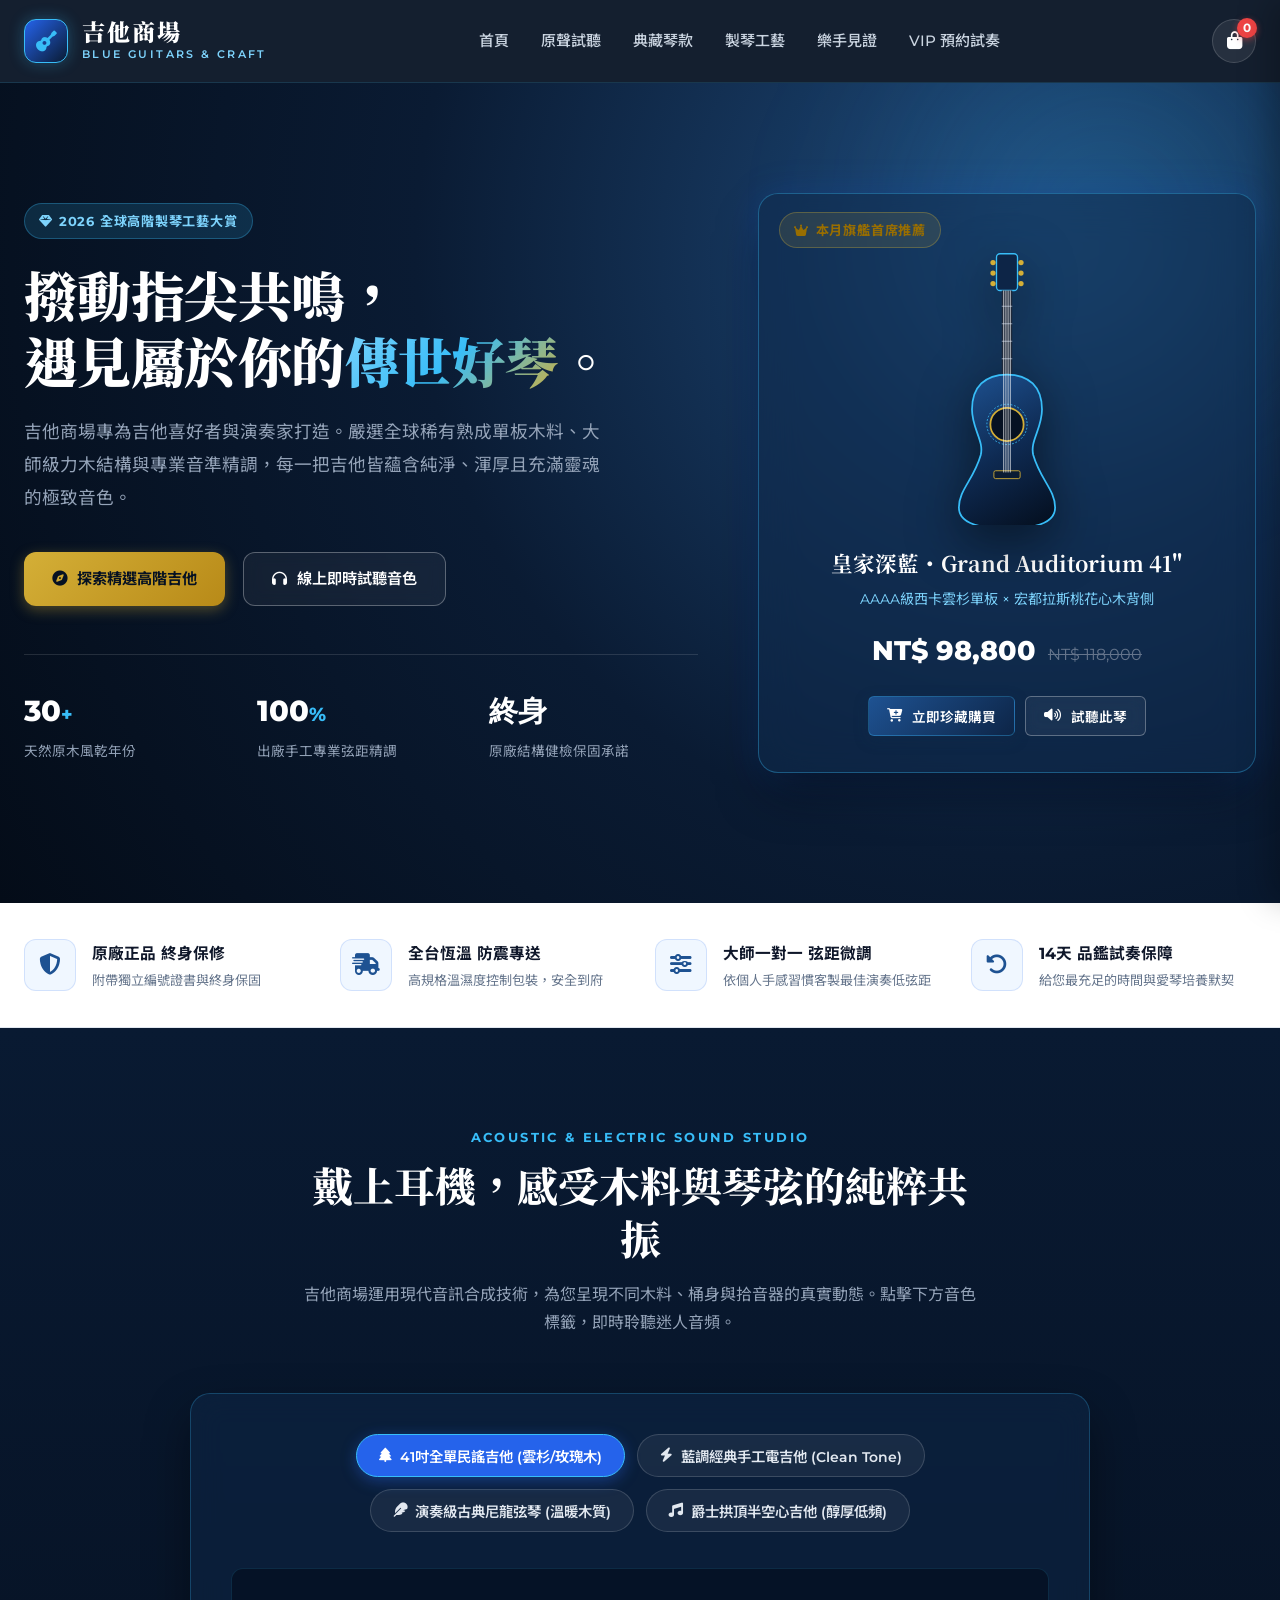
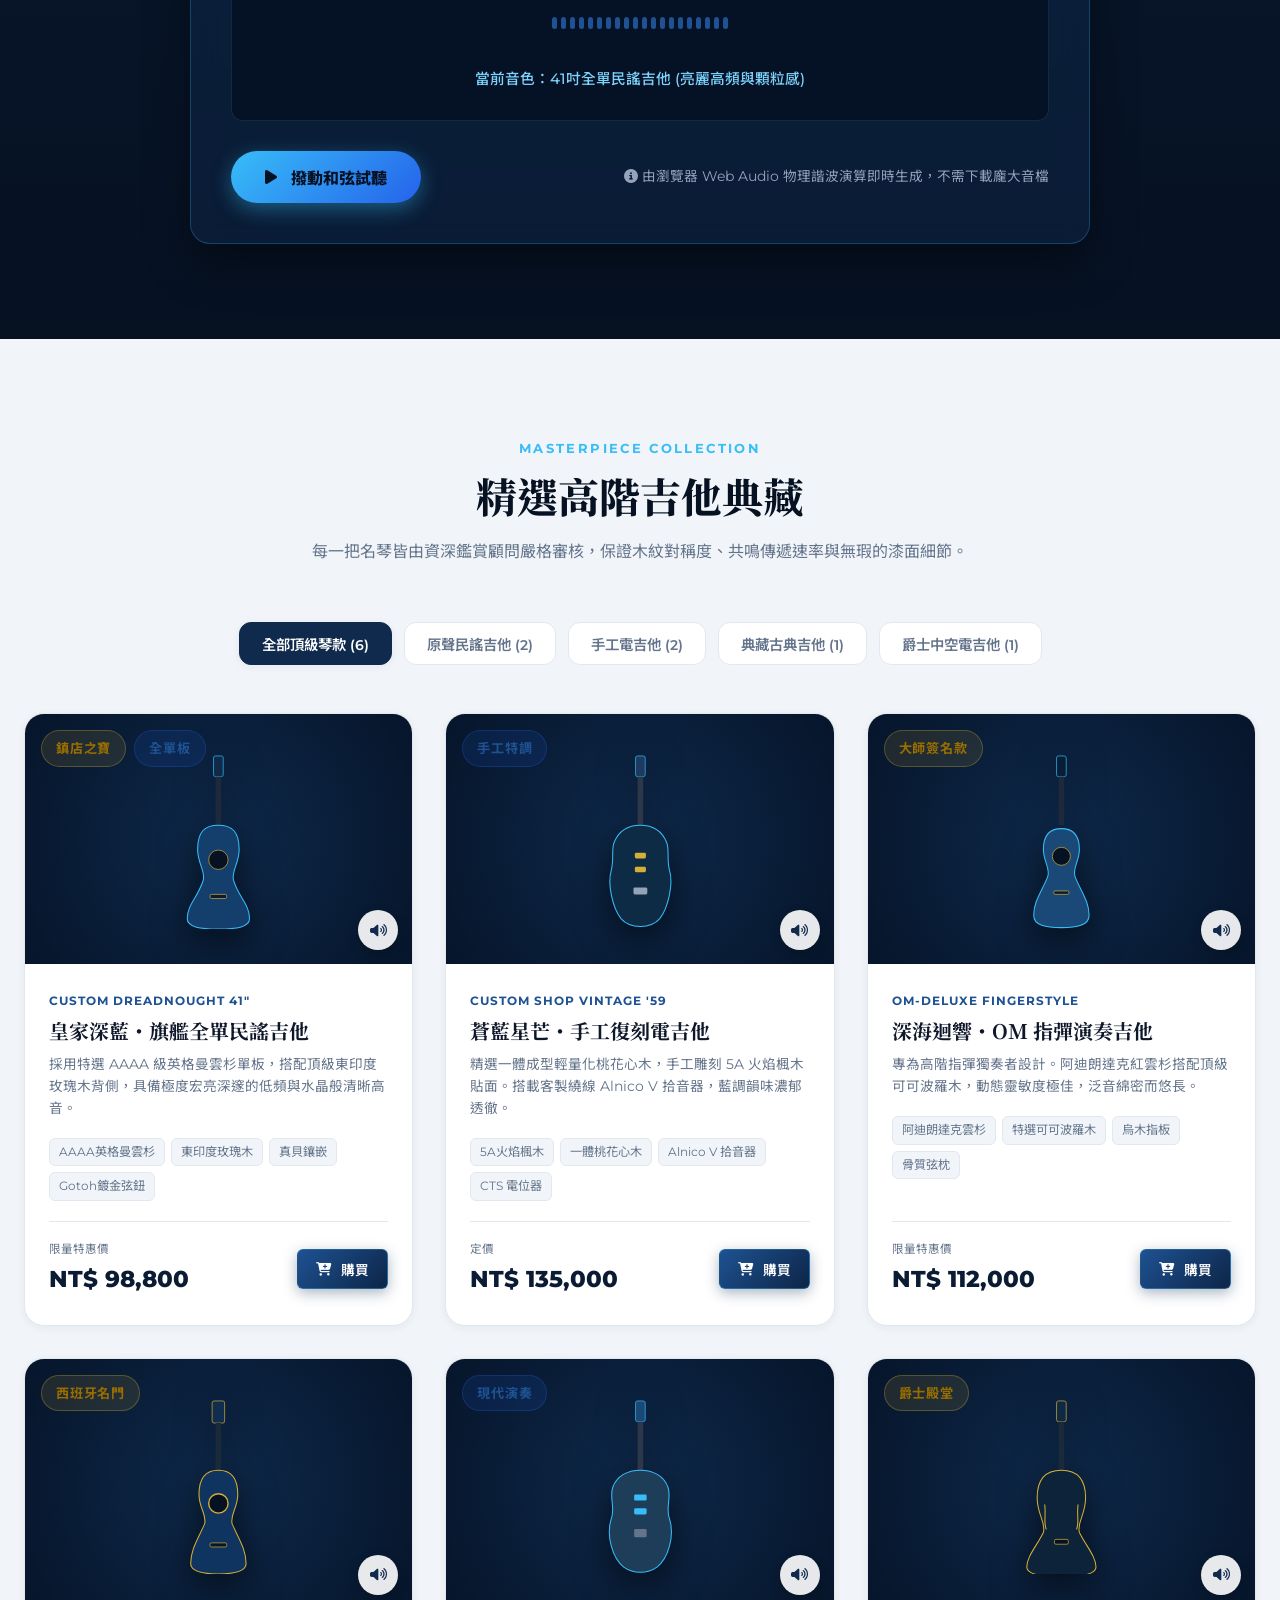
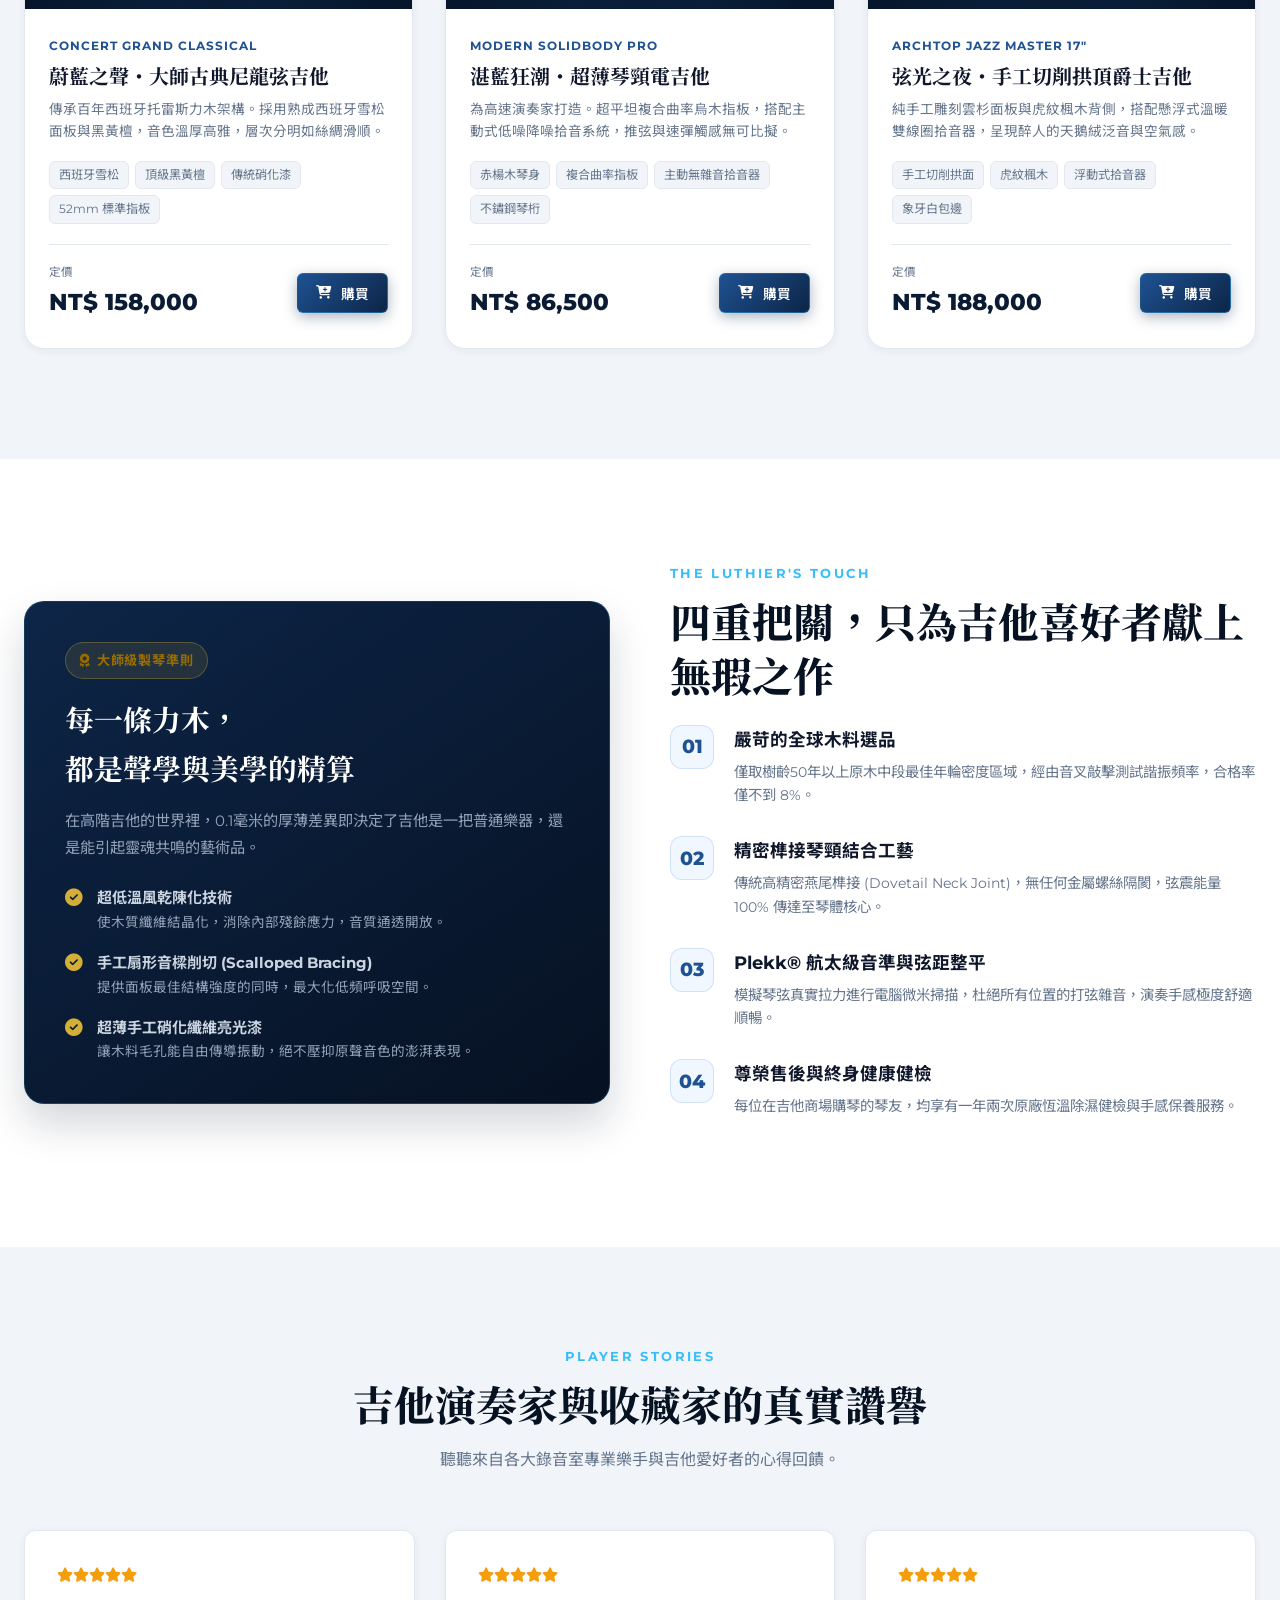
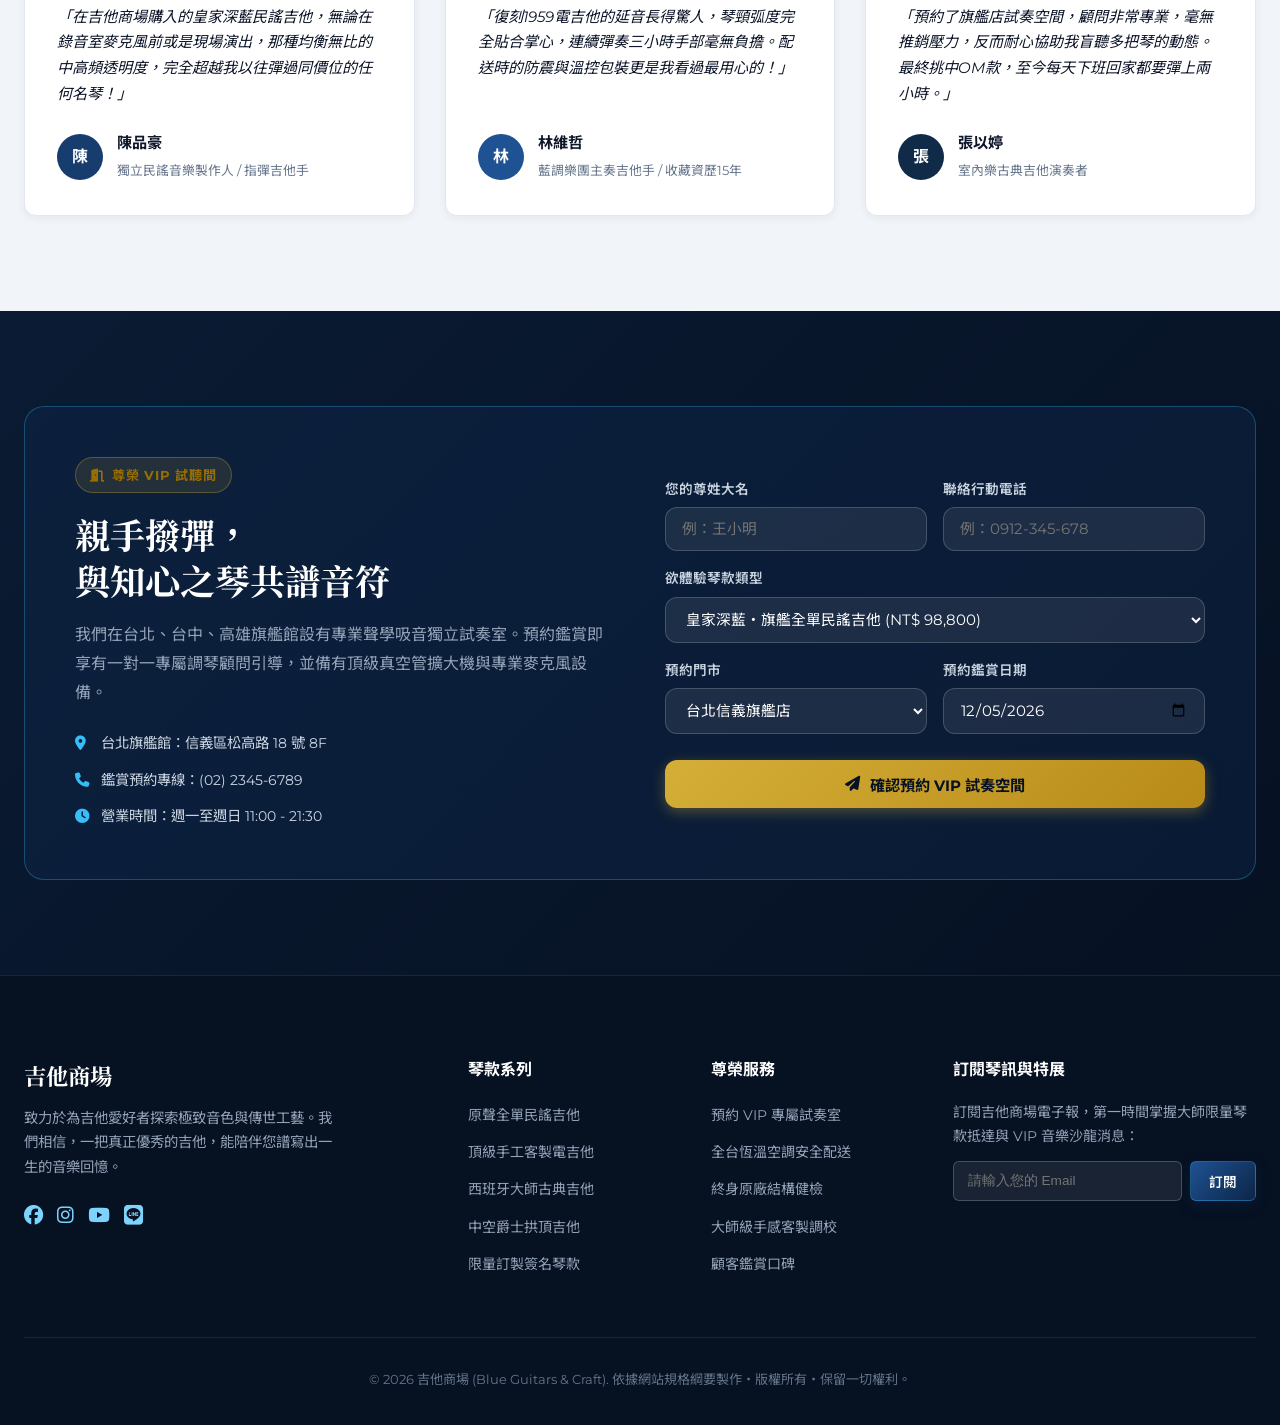
<file: outline/index.html>
<!DOCTYPE html>
<html lang="zh-Hant">
<head>
  <meta charset="UTF-8">
  <meta name="viewport" content="width=device-width, initial-scale=1.0">
  <meta name="description" content="吉他商場｜專為吉他愛好者打造的高階吉他專門店。匯聚頂級原聲木吉他、手工電吉他與演奏級古典琴，提供線上音色試聽、尊榮試奏預約與全省恆溫安全配送。">
  <title>吉他商場｜高階吉他專門店・品味極致音色</title>
  
  <!-- Google Fonts & Font Awesome Icons -->
  <link rel="preconnect" href="https://fonts.googleapis.com">
  <link rel="preconnect" href="https://fonts.gstatic.com" crossorigin>
  <link href="https://fonts.googleapis.com/css2?family=Montserrat:ital,wght@0,300;0,400;0,600;0,700;0,800;1,400&family=Noto+Sans+TC:wght@300;400;500;600;700;900&family=Noto+Serif+TC:wght@600;700;900&display=swap" rel="stylesheet">
  <link rel="stylesheet" href="https://cdnjs.cloudflare.com/ajax/libs/font-awesome/6.4.0/css/all.min.css">

  <style>
    /* -------------------------------------------------------------
       品牌色彩與核心變數 (以高階深藍、皇家藍為主色調，金琥珀為點綴)
       ------------------------------------------------------------- */
    :root {
      --primary-950: #061122;
      --primary-900: #0a1b33;
      --primary-800: #102a4e;
      --primary-700: #173d6e;
      --primary-600: #1e5292;
      --primary-500: #2563eb;
      --primary-400: #38bdf8;
      --primary-300: #7dd3fc;
      --primary-100: #e0f2fe;
      --primary-50:  #f0f7ff;

      --accent-gold: #d4af37;
      --accent-amber: #e69d24;
      --accent-glow: rgba(56, 189, 248, 0.25);

      --bg-light: #f8fafc;
      --bg-surface: #ffffff;
      --bg-surface-soft: #f1f5f9;

      --text-main: #0f172a;
      --text-muted: #64748b;
      --text-light: #94a3b8;
      --text-white: #ffffff;

      --border-light: #e2e8f0;
      --border-blue: rgba(37, 99, 235, 0.15);

      --shadow-sm: 0 2px 8px rgba(10, 27, 51, 0.06);
      --shadow-md: 0 8px 24px rgba(10, 27, 51, 0.1);
      --shadow-xl: 0 20px 40px rgba(10, 27, 51, 0.18);
      --shadow-blue: 0 12px 32px rgba(37, 99, 235, 0.25);

      --radius-sm: 6px;
      --radius-md: 12px;
      --radius-lg: 20px;
      --radius-full: 9999px;

      --transition-fast: 0.2s cubic-bezier(0.4, 0, 0.2, 1);
      --transition-normal: 0.3s cubic-bezier(0.4, 0, 0.2, 1);
    }

    * {
      box-sizing: border-box;
      margin: 0;
      padding: 0;
    }

    html {
      scroll-behavior: smooth;
      font-size: 16px;
    }

    body {
      font-family: 'Montserrat', 'Noto Sans TC', sans-serif;
      background-color: var(--bg-light);
      color: var(--text-main);
      line-height: 1.7;
      overflow-x: hidden;
      -webkit-font-smoothing: antialiased;
    }

    a {
      text-decoration: none;
      color: inherit;
      transition: color var(--transition-fast);
    }

    img {
      max-width: 100%;
      height: auto;
      display: block;
    }

    button {
      font-family: inherit;
      cursor: pointer;
      border: none;
      background: none;
      outline: none;
      transition: all var(--transition-fast);
    }

    .container {
      width: min(1240px, calc(100% - 48px));
      margin: 0 auto;
    }

    /* 徽章與按鈕 */
    .badge {
      display: inline-flex;
      align-items: center;
      gap: 6px;
      padding: 6px 14px;
      font-size: 0.82rem;
      font-weight: 700;
      letter-spacing: 0.06em;
      border-radius: var(--radius-full);
      text-transform: uppercase;
    }

    .badge-blue {
      background: rgba(37, 99, 235, 0.12);
      color: var(--primary-600);
      border: 1px solid rgba(37, 99, 235, 0.25);
    }

    .badge-gold {
      background: rgba(212, 175, 55, 0.12);
      color: #996e00;
      border: 1px solid rgba(212, 175, 55, 0.3);
    }

    .badge-dark-blue {
      background: rgba(56, 189, 248, 0.15);
      color: var(--primary-300);
      border: 1px solid rgba(56, 189, 248, 0.3);
    }

    .btn {
      display: inline-flex;
      align-items: center;
      justify-content: center;
      gap: 10px;
      padding: 13px 28px;
      font-size: 0.95rem;
      font-weight: 600;
      border-radius: var(--radius-md);
      transition: all var(--transition-normal);
      text-align: center;
    }

    .btn-primary {
      background: linear-gradient(135deg, #1e5292 0%, #0d2547 100%);
      color: #ffffff;
      box-shadow: 0 4px 14px rgba(16, 42, 78, 0.35);
      border: 1px solid rgba(56, 189, 248, 0.3);
    }

    .btn-primary:hover {
      background: linear-gradient(135deg, #2563eb 0%, #102a4e 100%);
      transform: translateY(-2px);
      box-shadow: 0 8px 24px rgba(37, 99, 235, 0.4);
      color: #ffffff;
    }

    .btn-accent {
      background: linear-gradient(135deg, #d4af37 0%, #b88a18 100%);
      color: #061122;
      font-weight: 700;
      box-shadow: 0 4px 14px rgba(212, 175, 55, 0.35);
    }

    .btn-accent:hover {
      background: linear-gradient(135deg, #f3cf58 0%, #cf9d1d 100%);
      transform: translateY(-2px);
      box-shadow: 0 8px 24px rgba(212, 175, 55, 0.5);
    }

    .btn-outline {
      border: 1px solid rgba(255, 255, 255, 0.3);
      color: #ffffff;
      backdrop-filter: blur(8px);
      background: rgba(255, 255, 255, 0.05);
    }

    .btn-outline:hover {
      background: rgba(255, 255, 255, 0.15);
      border-color: #ffffff;
      transform: translateY(-2px);
    }

    .btn-sm {
      padding: 9px 18px;
      font-size: 0.85rem;
      border-radius: var(--radius-sm);
    }

    /* 頂部導航列 (Sticky & Blur) */
    .header {
      position: sticky;
      top: 0;
      z-index: 1000;
      background: rgba(6, 17, 34, 0.94);
      backdrop-filter: blur(14px);
      border-bottom: 1px solid rgba(56, 189, 248, 0.15);
      transition: all var(--transition-normal);
    }

    .nav-container {
      display: flex;
      align-items: center;
      justify-content: space-between;
      height: 82px;
    }

    .brand-logo {
      display: flex;
      align-items: center;
      gap: 14px;
    }

    .logo-icon {
      width: 44px;
      height: 44px;
      border-radius: 12px;
      background: linear-gradient(135deg, #2563eb, #0a1b33);
      border: 1px solid #38bdf8;
      display: grid;
      place-items: center;
      color: #38bdf8;
      font-size: 1.3rem;
      box-shadow: 0 0 15px rgba(56, 189, 248, 0.3);
    }

    .brand-text h1 {
      font-family: 'Noto Serif TC', serif;
      font-size: 1.45rem;
      font-weight: 900;
      letter-spacing: 0.08em;
      color: #ffffff;
      line-height: 1.1;
    }

    .brand-text span {
      font-size: 0.68rem;
      letter-spacing: 0.22em;
      color: var(--primary-300);
      font-weight: 600;
      display: block;
    }

    .nav-links {
      display: flex;
      align-items: center;
      gap: 32px;
      list-style: none;
    }

    .nav-links a {
      color: #cbd5e1;
      font-size: 0.94rem;
      font-weight: 500;
      position: relative;
      padding: 6px 0;
    }

    .nav-links a::after {
      content: '';
      position: absolute;
      bottom: 0;
      left: 0;
      width: 0%;
      height: 2px;
      background: var(--primary-400);
      transition: width var(--transition-fast);
      border-radius: 2px;
    }

    .nav-links a:hover {
      color: #ffffff;
    }

    .nav-links a:hover::after {
      width: 100%;
    }

    .nav-actions {
      display: flex;
      align-items: center;
      gap: 16px;
    }

    .cart-trigger {
      position: relative;
      width: 44px;
      height: 44px;
      border-radius: 50%;
      background: rgba(255, 255, 255, 0.08);
      display: grid;
      place-items: center;
      color: #ffffff;
      font-size: 1.1rem;
      border: 1px solid rgba(255, 255, 255, 0.15);
      transition: all var(--transition-fast);
    }

    .cart-trigger:hover {
      background: rgba(37, 99, 235, 0.3);
      border-color: var(--primary-400);
      color: var(--primary-300);
    }

    .cart-badge {
      position: absolute;
      top: -2px;
      right: -2px;
      width: 20px;
      height: 20px;
      border-radius: 50%;
      background: #ef4444;
      color: #ffffff;
      font-size: 0.72rem;
      font-weight: 700;
      display: grid;
      place-items: center;
      box-shadow: 0 2px 6px rgba(239, 68, 68, 0.5);
    }

    .menu-toggle {
      display: none;
      color: #ffffff;
      font-size: 1.4rem;
    }

    /* -------------------------------------------------------------
       HERO 區塊 (主視覺，彰顯高階藍調奢華與精湛工藝)
       ------------------------------------------------------------- */
    .hero {
      position: relative;
      background: radial-gradient(circle at 80% 20%, #1e4a7b 0%, #0a1b33 50%, #040c18 100%);
      color: #ffffff;
      padding: 110px 0 130px;
      overflow: hidden;
    }

    .hero::before {
      content: '';
      position: absolute;
      top: -20%;
      right: -10%;
      width: 600px;
      height: 600px;
      background: radial-gradient(circle, rgba(56, 189, 248, 0.18) 0%, transparent 70%);
      pointer-events: none;
      filter: blur(60px);
    }

    .hero-grid {
      display: grid;
      grid-template-columns: 1.15fr 0.85fr;
      gap: 60px;
      align-items: center;
    }

    .hero-content {
      z-index: 2;
    }

    .hero-subtitle-tag {
      margin-bottom: 22px;
    }

    .hero-title {
      font-family: 'Noto Serif TC', serif;
      font-size: clamp(2.4rem, 4.2vw, 3.6rem);
      font-weight: 900;
      line-height: 1.22;
      margin-bottom: 24px;
      letter-spacing: -0.01em;
    }

    .hero-title em {
      font-style: normal;
      background: linear-gradient(135deg, #7dd3fc 0%, #38bdf8 50%, #d4af37 100%);
      -webkit-background-clip: text;
      -webkit-text-fill-color: transparent;
    }

    .hero-desc {
      font-size: 1.1rem;
      color: #94a3b8;
      line-height: 1.85;
      margin-bottom: 38px;
      max-width: 580px;
    }

    .hero-buttons {
      display: flex;
      gap: 18px;
      flex-wrap: wrap;
      margin-bottom: 48px;
    }

    .hero-stats {
      display: grid;
      grid-template-columns: repeat(3, 1fr);
      gap: 24px;
      padding-top: 32px;
      border-top: 1px solid rgba(255, 255, 255, 0.12);
    }

    .stat-item h3 {
      font-size: 1.8rem;
      font-weight: 800;
      color: #ffffff;
      font-family: 'Montserrat', sans-serif;
    }

    .stat-item h3 span {
      color: var(--primary-400);
      font-size: 1.2rem;
    }

    .stat-item p {
      font-size: 0.85rem;
      color: #94a3b8;
      margin-top: 4px;
    }

    /* Hero 右側高階吉他視覺展示卡片 */
    .hero-visual {
      position: relative;
      z-index: 2;
    }

    .guitar-showcase-card {
      background: rgba(16, 42, 78, 0.55);
      border: 1px solid rgba(56, 189, 248, 0.35);
      backdrop-filter: blur(20px);
      border-radius: var(--radius-lg);
      padding: 36px 30px;
      box-shadow: 0 25px 50px -12px rgba(4, 12, 24, 0.7), 0 0 35px rgba(37, 99, 235, 0.2);
      text-align: center;
      position: relative;
    }

    .card-top-tag {
      position: absolute;
      top: 18px;
      left: 20px;
    }

    .guitar-art-wrap {
      width: 100%;
      height: 280px;
      margin: 15px 0 20px;
      display: flex;
      align-items: center;
      justify-content: center;
      position: relative;
    }

    /* 擬真高階吉他向量圖繪製 (純SVG向量渲染，解析度銳利且100%可靠) */
    .guitar-svg {
      width: 220px;
      height: 280px;
      filter: drop-shadow(0 15px 25px rgba(0, 0, 0, 0.5));
      animation: floatGuitar 6s ease-in-out infinite;
    }

    @keyframes floatGuitar {
      0%, 100% { transform: translateY(0px) rotate(0deg); }
      50% { transform: translateY(-10px) rotate(1deg); }
    }

    .featured-info h4 {
      font-family: 'Noto Serif TC', serif;
      font-size: 1.35rem;
      color: #ffffff;
      margin-bottom: 6px;
    }

    .featured-info p {
      color: var(--primary-300);
      font-size: 0.88rem;
      margin-bottom: 16px;
    }

    .featured-price {
      display: flex;
      align-items: baseline;
      justify-content: center;
      gap: 12px;
      margin-bottom: 22px;
    }

    .current-price {
      font-size: 1.7rem;
      font-weight: 800;
      color: #ffffff;
      font-family: 'Montserrat', sans-serif;
    }

    .original-price {
      font-size: 1rem;
      color: #64748b;
      text-decoration: line-through;
    }

    /* -------------------------------------------------------------
       特點與四大承諾 (信任與高階質感背書)
       ------------------------------------------------------------- */
    .features-bar {
      background: #ffffff;
      border-bottom: 1px solid var(--border-light);
      padding: 36px 0;
    }

    .features-grid {
      display: grid;
      grid-template-columns: repeat(4, 1fr);
      gap: 30px;
    }

    .feature-box {
      display: flex;
      align-items: center;
      gap: 16px;
    }

    .feature-icon {
      width: 52px;
      height: 52px;
      flex-shrink: 0;
      border-radius: var(--radius-md);
      background: var(--primary-50);
      color: var(--primary-600);
      border: 1px solid var(--border-blue);
      display: grid;
      place-items: center;
      font-size: 1.35rem;
    }

    .feature-text h4 {
      font-size: 0.98rem;
      font-weight: 700;
      color: var(--text-main);
      margin-bottom: 3px;
    }

    .feature-text p {
      font-size: 0.82rem;
      color: var(--text-muted);
      line-height: 1.4;
    }

    /* -------------------------------------------------------------
       線上原聲試聽間 (核心亮點：Web Audio API 互動音色模擬)
       ------------------------------------------------------------- */
    .tone-studio {
      background: linear-gradient(180deg, #091a32 0%, #061122 100%);
      color: #ffffff;
      padding: 95px 0;
      position: relative;
    }

    .section-header {
      text-align: center;
      max-width: 680px;
      margin: 0 auto 56px;
    }

    .section-eyebrow {
      display: inline-block;
      font-size: 0.82rem;
      font-weight: 700;
      color: var(--primary-400);
      letter-spacing: 0.18em;
      text-transform: uppercase;
      margin-bottom: 10px;
    }

    .section-title {
      font-family: 'Noto Serif TC', serif;
      font-size: clamp(2rem, 3.2vw, 2.7rem);
      font-weight: 800;
      line-height: 1.3;
      margin-bottom: 16px;
    }

    .section-desc {
      font-size: 1rem;
      color: var(--text-light);
      line-height: 1.75;
    }

    .audio-player-card {
      background: rgba(16, 42, 78, 0.45);
      border: 1px solid rgba(56, 189, 248, 0.25);
      backdrop-filter: blur(16px);
      border-radius: var(--radius-lg);
      padding: 40px;
      max-width: 900px;
      margin: 0 auto;
      box-shadow: 0 20px 45px rgba(0, 0, 0, 0.4);
    }

    .tone-selector {
      display: flex;
      justify-content: center;
      gap: 12px;
      flex-wrap: wrap;
      margin-bottom: 36px;
    }

    .tone-tab {
      padding: 10px 22px;
      border-radius: var(--radius-full);
      background: rgba(255, 255, 255, 0.06);
      border: 1px solid rgba(255, 255, 255, 0.15);
      color: #e2e8f0;
      font-size: 0.9rem;
      font-weight: 600;
      cursor: pointer;
      display: flex;
      align-items: center;
      gap: 8px;
      transition: all var(--transition-fast);
    }

    .tone-tab.active, .tone-tab:hover {
      background: var(--primary-500);
      border-color: var(--primary-400);
      color: #ffffff;
      box-shadow: 0 4px 15px rgba(37, 99, 235, 0.4);
    }

    .soundwave-display {
      background: rgba(6, 17, 34, 0.8);
      border-radius: var(--radius-md);
      padding: 28px 24px;
      margin-bottom: 30px;
      border: 1px solid rgba(56, 189, 248, 0.15);
      display: flex;
      flex-direction: column;
      align-items: center;
      gap: 18px;
    }

    .wave-bars {
      display: flex;
      align-items: center;
      gap: 4px;
      height: 52px;
      width: 100%;
      justify-content: center;
    }

    .wave-bar {
      width: 5px;
      height: 12px;
      background: #1e5292;
      border-radius: 4px;
      transition: height 0.15s ease, background 0.15s ease;
    }

    .wave-bars.playing .wave-bar {
      background: var(--primary-400);
      animation: wavePulse 1.2s ease-in-out infinite alternate;
    }

    .wave-bars.playing .wave-bar:nth-child(2n) { animation-delay: 0.15s; }
    .wave-bars.playing .wave-bar:nth-child(3n) { animation-delay: 0.3s; }
    .wave-bars.playing .wave-bar:nth-child(4n) { animation-delay: 0.45s; }

    @keyframes wavePulse {
      0% { height: 10px; }
      100% { height: 48px; }
    }

    .current-tone-label {
      font-size: 0.92rem;
      color: var(--primary-300);
      font-weight: 500;
    }

    .player-controls {
      display: flex;
      align-items: center;
      justify-content: space-between;
      flex-wrap: wrap;
      gap: 20px;
    }

    .play-trigger-btn {
      display: inline-flex;
      align-items: center;
      gap: 14px;
      padding: 14px 34px;
      border-radius: var(--radius-full);
      background: linear-gradient(135deg, #38bdf8 0%, #2563eb 100%);
      color: #061122;
      font-weight: 800;
      font-size: 1rem;
      box-shadow: 0 6px 20px rgba(56, 189, 248, 0.4);
    }

    .play-trigger-btn:hover {
      transform: scale(1.03);
      box-shadow: 0 8px 26px rgba(56, 189, 248, 0.6);
      color: #061122;
    }

    .player-note {
      font-size: 0.85rem;
      color: #94a3b8;
    }

    /* -------------------------------------------------------------
       商品目錄區 (吸引顧客購買吉他 - 核心功能)
       ------------------------------------------------------------- */
    .shop-section {
      padding: 95px 0 110px;
      background: var(--bg-surface-soft);
    }

    .category-filter {
      display: flex;
      justify-content: center;
      gap: 12px;
      flex-wrap: wrap;
      margin-bottom: 48px;
    }

    .filter-btn {
      padding: 10px 22px;
      border-radius: var(--radius-md);
      font-size: 0.9rem;
      font-weight: 600;
      background: #ffffff;
      color: var(--text-muted);
      border: 1px solid var(--border-light);
      cursor: pointer;
      transition: all var(--transition-fast);
    }

    .filter-btn.active, .filter-btn:hover {
      background: var(--primary-800);
      color: #ffffff;
      border-color: var(--primary-800);
      box-shadow: var(--shadow-sm);
    }

    .products-grid {
      display: grid;
      grid-template-columns: repeat(auto-fill, minmax(360px, 1fr));
      gap: 32px;
    }

    .product-card {
      background: #ffffff;
      border-radius: var(--radius-lg);
      border: 1px solid var(--border-light);
      overflow: hidden;
      display: flex;
      flex-direction: column;
      box-shadow: var(--shadow-sm);
      transition: all var(--transition-normal);
      position: relative;
    }

    .product-card:hover {
      transform: translateY(-6px);
      box-shadow: var(--shadow-xl);
      border-color: rgba(37, 99, 235, 0.3);
    }

    .card-badge-wrap {
      position: absolute;
      top: 16px;
      left: 16px;
      z-index: 5;
      display: flex;
      gap: 8px;
    }

    .card-thumb {
      height: 250px;
      background: radial-gradient(circle, #0e294b 0%, #06152a 100%);
      display: flex;
      align-items: center;
      justify-content: center;
      position: relative;
      overflow: hidden;
      padding: 20px;
    }

    .card-thumb svg {
      height: 85%;
      filter: drop-shadow(0 10px 18px rgba(0,0,0,0.6));
      transition: transform 0.4s ease;
    }

    .product-card:hover .card-thumb svg {
      transform: scale(1.06) rotate(-2deg);
    }

    .quick-sound-btn {
      position: absolute;
      bottom: 14px;
      right: 14px;
      width: 40px;
      height: 40px;
      border-radius: 50%;
      background: rgba(255, 255, 255, 0.9);
      color: var(--primary-800);
      display: grid;
      place-items: center;
      box-shadow: 0 4px 12px rgba(0,0,0,0.2);
      transition: all var(--transition-fast);
      cursor: pointer;
    }

    .quick-sound-btn:hover {
      background: var(--primary-500);
      color: #ffffff;
      transform: scale(1.1);
    }

    .card-body {
      padding: 26px 24px;
      display: flex;
      flex-direction: column;
      flex-grow: 1;
    }

    .card-series {
      font-size: 0.78rem;
      font-weight: 700;
      color: var(--primary-600);
      letter-spacing: 0.08em;
      text-transform: uppercase;
      margin-bottom: 6px;
    }

    .card-title {
      font-family: 'Noto Serif TC', serif;
      font-size: 1.25rem;
      font-weight: 700;
      color: var(--text-main);
      margin-bottom: 10px;
      line-height: 1.35;
    }

    .card-specs {
      font-size: 0.85rem;
      color: var(--text-muted);
      margin-bottom: 18px;
      line-height: 1.6;
    }

    .specs-list {
      display: flex;
      flex-wrap: wrap;
      gap: 6px;
      margin-bottom: 20px;
    }

    .spec-pill {
      font-size: 0.76rem;
      padding: 3px 9px;
      background: var(--bg-surface-soft);
      border-radius: var(--radius-sm);
      color: var(--text-muted);
      border: 1px solid var(--border-light);
    }

    .card-footer {
      margin-top: auto;
      padding-top: 18px;
      border-top: 1px solid var(--border-light);
      display: flex;
      align-items: center;
      justify-content: space-between;
    }

    .card-price-group {
      display: flex;
      flex-direction: column;
    }

    .price-label {
      font-size: 0.72rem;
      color: var(--text-muted);
    }

    .card-price {
      font-size: 1.45rem;
      font-weight: 800;
      color: var(--primary-900);
      font-family: 'Montserrat', sans-serif;
    }

    .card-actions {
      display: flex;
      gap: 8px;
    }

    /* -------------------------------------------------------------
       工藝與嚴選木料說明 (高階吉他專屬細節)
       ------------------------------------------------------------- */
    .craft-section {
      padding: 100px 0;
      background: #ffffff;
    }

    .craft-grid {
      display: grid;
      grid-template-columns: 1fr 1fr;
      gap: 60px;
      align-items: center;
    }

    .craft-img-stack {
      position: relative;
    }

    .craft-main-card {
      background: linear-gradient(145deg, #0d2547, #061122);
      border-radius: var(--radius-lg);
      padding: 40px;
      color: #ffffff;
      border: 1px solid rgba(56, 189, 248, 0.2);
      box-shadow: var(--shadow-xl);
    }

    .craft-pill-list {
      list-style: none;
      display: flex;
      flex-direction: column;
      gap: 16px;
      margin-top: 24px;
    }

    .craft-pill-list li {
      display: flex;
      align-items: flex-start;
      gap: 14px;
      font-size: 0.94rem;
      color: #cbd5e1;
    }

    .craft-pill-list i {
      color: var(--accent-gold);
      font-size: 1.1rem;
      margin-top: 4px;
    }

    .craft-feature-item {
      display: flex;
      gap: 20px;
      margin-bottom: 28px;
    }

    .craft-num {
      width: 44px;
      height: 44px;
      border-radius: var(--radius-md);
      background: var(--primary-50);
      color: var(--primary-600);
      font-family: 'Montserrat', sans-serif;
      font-weight: 800;
      font-size: 1.2rem;
      display: grid;
      place-items: center;
      flex-shrink: 0;
      border: 1px solid var(--border-blue);
    }

    .craft-detail h4 {
      font-size: 1.1rem;
      font-weight: 700;
      color: var(--text-main);
      margin-bottom: 6px;
    }

    .craft-detail p {
      font-size: 0.9rem;
      color: var(--text-muted);
      line-height: 1.65;
    }

    /* -------------------------------------------------------------
       顧客與演奏家見證
       ------------------------------------------------------------- */
    .reviews-section {
      padding: 95px 0;
      background: var(--bg-surface-soft);
    }

    .reviews-grid {
      display: grid;
      grid-template-columns: repeat(3, 1fr);
      gap: 30px;
    }

    .review-card {
      background: #ffffff;
      border-radius: var(--radius-md);
      padding: 32px;
      box-shadow: var(--shadow-sm);
      border: 1px solid var(--border-light);
      display: flex;
      flex-direction: column;
      justify-content: space-between;
    }

    .stars {
      color: #f59e0b;
      margin-bottom: 16px;
      font-size: 0.9rem;
    }

    .review-quote {
      font-size: 0.94rem;
      color: var(--text-main);
      line-height: 1.7;
      margin-bottom: 24px;
      font-style: italic;
    }

    .reviewer-info {
      display: flex;
      align-items: center;
      gap: 14px;
    }

    .reviewer-avatar {
      width: 46px;
      height: 46px;
      border-radius: 50%;
      background: var(--primary-700);
      color: #ffffff;
      display: grid;
      place-items: center;
      font-weight: 700;
    }

    .reviewer-meta h5 {
      font-size: 0.95rem;
      font-weight: 700;
      color: var(--text-main);
    }

    .reviewer-meta span {
      font-size: 0.8rem;
      color: var(--text-muted);
    }

    /* -------------------------------------------------------------
       預約旗艦店試奏 (VIP 會員試聽服務)
       ------------------------------------------------------------- */
    .booking-section {
      padding: 95px 0;
      background: linear-gradient(135deg, #0a1b33 0%, #061122 100%);
      color: #ffffff;
    }

    .booking-card {
      background: rgba(16, 42, 78, 0.4);
      border: 1px solid rgba(56, 189, 248, 0.3);
      border-radius: var(--radius-lg);
      padding: 50px;
      display: grid;
      grid-template-columns: 1fr 1fr;
      gap: 50px;
      align-items: center;
    }

    .booking-form {
      display: flex;
      flex-direction: column;
      gap: 16px;
    }

    .form-group {
      display: flex;
      flex-direction: column;
      gap: 6px;
    }

    .form-group label {
      font-size: 0.85rem;
      font-weight: 600;
      color: #cbd5e1;
    }

    .form-control {
      padding: 12px 16px;
      border-radius: var(--radius-md);
      background: rgba(255, 255, 255, 0.08);
      border: 1px solid rgba(255, 255, 255, 0.18);
      color: #ffffff;
      font-size: 0.92rem;
      font-family: inherit;
      outline: none;
      transition: border-color var(--transition-fast);
    }

    .form-control:focus {
      border-color: var(--primary-400);
      background: rgba(255, 255, 255, 0.12);
    }

    .form-row {
      display: grid;
      grid-template-columns: 1fr 1fr;
      gap: 16px;
    }

    /* -------------------------------------------------------------
       頁尾 (Footer)
       ------------------------------------------------------------- */
    .footer {
      background: var(--primary-950);
      color: #94a3b8;
      padding: 80px 0 35px;
      border-top: 1px solid rgba(56, 189, 248, 0.15);
    }

    .footer-grid {
      display: grid;
      grid-template-columns: 2fr 1fr 1fr 1.5fr;
      gap: 40px;
      margin-bottom: 60px;
    }

    .footer-brand h3 {
      font-family: 'Noto Serif TC', serif;
      font-size: 1.4rem;
      color: #ffffff;
      margin-bottom: 12px;
    }

    .footer-brand p {
      font-size: 0.9rem;
      line-height: 1.7;
      margin-bottom: 20px;
      max-width: 320px;
    }

    .footer-col h4 {
      color: #ffffff;
      font-size: 1rem;
      font-weight: 700;
      margin-bottom: 18px;
    }

    .footer-links {
      list-style: none;
      display: flex;
      flex-direction: column;
      gap: 10px;
    }

    .footer-links a {
      font-size: 0.88rem;
      color: #94a3b8;
    }

    .footer-links a:hover {
      color: var(--primary-400);
      padding-left: 4px;
    }

    .newsletter-form {
      display: flex;
      gap: 8px;
      margin-top: 12px;
    }

    .newsletter-input {
      flex: 1;
      padding: 10px 14px;
      border-radius: var(--radius-sm);
      background: rgba(255, 255, 255, 0.08);
      border: 1px solid rgba(255, 255, 255, 0.2);
      color: #ffffff;
      font-size: 0.85rem;
      outline: none;
    }

    .copyright {
      padding-top: 30px;
      border-top: 1px solid rgba(255, 255, 255, 0.08);
      text-align: center;
      font-size: 0.82rem;
      color: #64748b;
    }

    /* -------------------------------------------------------------
       購物車側邊抽屜 (Cart Drawer)
       ------------------------------------------------------------- */
    .cart-drawer-overlay {
      position: fixed;
      inset: 0;
      background: rgba(0, 0, 0, 0.65);
      backdrop-filter: blur(4px);
      z-index: 2000;
      opacity: 0;
      pointer-events: none;
      transition: opacity var(--transition-normal);
    }

    .cart-drawer-overlay.active {
      opacity: 1;
      pointer-events: auto;
    }

    .cart-drawer {
      position: fixed;
      top: 0;
      right: 0;
      bottom: 0;
      width: min(440px, 100%);
      background: #ffffff;
      box-shadow: -10px 0 30px rgba(0,0,0,0.25);
      z-index: 2001;
      transform: translateX(100%);
      transition: transform var(--transition-normal);
      display: flex;
      flex-direction: column;
    }

    .cart-drawer.active {
      transform: translateX(0);
    }

    .cart-header {
      padding: 22px 24px;
      border-bottom: 1px solid var(--border-light);
      display: flex;
      align-items: center;
      justify-content: space-between;
      background: var(--primary-900);
      color: #ffffff;
    }

    .cart-header h3 {
      font-size: 1.15rem;
      font-weight: 700;
      display: flex;
      align-items: center;
      gap: 10px;
    }

    .cart-close-btn {
      color: #ffffff;
      font-size: 1.3rem;
    }

    .cart-items-body {
      flex: 1;
      overflow-y: auto;
      padding: 24px;
      display: flex;
      flex-direction: column;
      gap: 18px;
    }

    .cart-item {
      display: flex;
      gap: 16px;
      padding-bottom: 18px;
      border-bottom: 1px solid var(--border-light);
      align-items: center;
    }

    .cart-item-thumb {
      width: 65px;
      height: 65px;
      border-radius: var(--radius-sm);
      background: var(--primary-900);
      display: grid;
      place-items: center;
      padding: 6px;
      flex-shrink: 0;
    }

    .cart-item-thumb svg {
      height: 100%;
    }

    .cart-item-info {
      flex: 1;
    }

    .cart-item-title {
      font-size: 0.92rem;
      font-weight: 700;
      color: var(--text-main);
      margin-bottom: 4px;
    }

    .cart-item-price {
      font-size: 0.95rem;
      color: var(--primary-600);
      font-weight: 700;
    }

    .cart-item-remove {
      color: #ef4444;
      font-size: 0.9rem;
      padding: 6px;
    }

    .cart-empty-state {
      text-align: center;
      padding: 60px 20px;
      color: var(--text-muted);
    }

    .cart-empty-state i {
      font-size: 3rem;
      color: var(--primary-300);
      margin-bottom: 16px;
    }

    .cart-footer {
      padding: 24px;
      border-top: 1px solid var(--border-light);
      background: var(--bg-surface-soft);
    }

    .cart-total-row {
      display: flex;
      justify-content: space-between;
      align-items: center;
      font-size: 1.1rem;
      font-weight: 700;
      margin-bottom: 18px;
    }

    .cart-total-price {
      color: var(--primary-600);
      font-size: 1.4rem;
      font-weight: 800;
      font-family: 'Montserrat', sans-serif;
    }

    /* -------------------------------------------------------------
       彈出訊息通知 (Toast) & 詳細規格 Modal
       ------------------------------------------------------------- */
    .toast-container {
      position: fixed;
      bottom: 24px;
      right: 24px;
      z-index: 3000;
      display: flex;
      flex-direction: column;
      gap: 10px;
    }

    .toast-msg {
      background: var(--primary-900);
      color: #ffffff;
      padding: 14px 22px;
      border-radius: var(--radius-md);
      box-shadow: var(--shadow-xl);
      border-left: 4px solid var(--primary-400);
      display: flex;
      align-items: center;
      gap: 12px;
      font-size: 0.9rem;
      font-weight: 600;
      animation: slideInRight 0.3s ease;
    }

    @keyframes slideInRight {
      from { transform: translateX(100%); opacity: 0; }
      to { transform: translateX(0); opacity: 1; }
    }

    /* 響應式微調 */
    @media (max-width: 1024px) {
      .hero-grid { grid-template-columns: 1fr; }
      .features-grid { grid-template-columns: repeat(2, 1fr); }
      .craft-grid { grid-template-columns: 1fr; }
      .reviews-grid { grid-template-columns: 1fr; }
      .booking-card { grid-template-columns: 1fr; }
      .footer-grid { grid-template-columns: 1fr 1fr; }
    }

    @media (max-width: 768px) {
      .nav-links { display: none; }
      .menu-toggle { display: block; }
      .hero-stats { grid-template-columns: 1fr; }
      .features-grid { grid-template-columns: 1fr; }
      .products-grid { grid-template-columns: 1fr; }
      .form-row { grid-template-columns: 1fr; }
      .footer-grid { grid-template-columns: 1fr; }
    }
  </style>
</head>
<body>

  <!-- ==========================================
       頂部導航列 (Navigation Header)
       ========================================== -->
  <header class="header">
    <div class="container nav-container">
      <!-- 品牌 Logo -->
      <a href="#home" class="brand-logo">
        <div class="logo-icon">
          <i class="fa-solid fa-guitar"></i>
        </div>
        <div class="brand-text">
          <h1>吉他商場</h1>
          <span>BLUE GUITARS &amp; CRAFT</span>
        </div>
      </a>

      <!-- 導覽連結 -->
      <ul class="nav-links">
        <li><a href="#home">首頁</a></li>
        <li><a href="#tone-studio">原聲試聽</a></li>
        <li><a href="#collection">典藏琴款</a></li>
        <li><a href="#craft">製琴工藝</a></li>
        <li><a href="#reviews">樂手見證</a></li>
        <li><a href="#booking">VIP 預約試奏</a></li>
      </ul>

      <!-- 導覽按鈕與購物車 -->
      <div class="nav-actions">
        <button class="cart-trigger" id="cartBtn" aria-label="查看購物車">
          <i class="fa-solid fa-bag-shopping"></i>
          <span class="cart-badge" id="cartCount">0</span>
        </button>
        <a href="#booking" class="btn btn-accent btn-sm" style="display: none; @media(min-width: 600px){ display:inline-flex; }">
          <i class="fa-solid fa-calendar-check"></i> 預約試奏
        </a>
        <button class="menu-toggle" id="mobileMenuBtn" aria-label="切換選單">
          <i class="fa-solid fa-bars"></i>
        </button>
      </div>
    </div>
  </header>

  <!-- ==========================================
       HERO 主視覺區塊
       ========================================== -->
  <section class="hero" id="home">
    <div class="container hero-grid">
      <!-- 左側文案 -->
      <div class="hero-content">
        <div class="hero-subtitle-tag">
          <span class="badge badge-dark-blue">
            <i class="fa-solid fa-gem"></i> 2026 全球高階製琴工藝大賞
          </span>
        </div>
        <h2 class="hero-title">
          撥動指尖共鳴，<br>
          遇見屬於你的<em>傳世好琴</em>。
        </h2>
        <p class="hero-desc">
          吉他商場專為吉他喜好者與演奏家打造。嚴選全球稀有熟成單板木料、大師級力木結構與專業音準精調，每一把吉他皆蘊含純淨、渾厚且充滿靈魂的極致音色。
        </p>

        <div class="hero-buttons">
          <a href="#collection" class="btn btn-accent">
            <i class="fa-solid fa-compass"></i> 探索精選高階吉他
          </a>
          <a href="#tone-studio" class="btn btn-outline">
            <i class="fa-solid fa-headphones"></i> 線上即時試聽音色
          </a>
        </div>

        <div class="hero-stats">
          <div class="stat-item">
            <h3>30<span>+</span></h3>
            <p>天然原木風乾年份</p>
          </div>
          <div class="stat-item">
            <h3>100<span>%</span></h3>
            <p>出廠手工專業弦距精調</p>
          </div>
          <div class="stat-item">
            <h3>終身</h3>
            <p>原廠結構健檢保固承諾</p>
          </div>
        </div>
      </div>

      <!-- 右側焦點高階琴款展示卡 -->
      <div class="hero-visual">
        <div class="guitar-showcase-card">
          <span class="badge badge-gold card-top-tag">
            <i class="fa-solid fa-crown"></i> 本月旗艦首席推薦
          </span>

          <div class="guitar-art-wrap">
            <!-- 擬真高階民謠吉他 SVG (深海蔚藍特仕款) -->
            <svg class="guitar-svg" viewBox="0 0 200 320" fill="none" xmlns="http://www.w3.org/2000/svg">
              <!-- 琴頭 -->
              <rect x="88" y="10" width="24" height="42" rx="4" fill="#0d2547" stroke="#38bdf8" stroke-width="1.5"/>
              <circle cx="84" cy="20" r="3" fill="#d4af37"/>
              <circle cx="84" cy="32" r="3" fill="#d4af37"/>
              <circle cx="84" cy="44" r="3" fill="#d4af37"/>
              <circle cx="116" cy="20" r="3" fill="#d4af37"/>
              <circle cx="116" cy="32" r="3" fill="#d4af37"/>
              <circle cx="116" cy="44" r="3" fill="#d4af37"/>
              <!-- 琴頸與指板 -->
              <rect x="94" y="52" width="12" height="100" fill="#1e293b"/>
              <line x1="94" y1="70" x2="106" y2="70" stroke="#94a3b8" stroke-width="1"/>
              <line x1="94" y1="90" x2="106" y2="90" stroke="#94a3b8" stroke-width="1"/>
              <line x1="94" y1="110" x2="106" y2="110" stroke="#94a3b8" stroke-width="1"/>
              <line x1="94" y1="130" x2="106" y2="130" stroke="#94a3b8" stroke-width="1"/>
              <!-- 琴身 (優美曲線葫蘆身形，漸層藍調烤漆) -->
              <path d="M100 148 C75 148 60 162 60 188 C60 210 74 224 70 240 C62 268 45 280 45 300 C45 318 70 324 100 324 C130 324 155 318 155 300 C155 280 138 268 130 240 C126 224 140 210 140 188 C140 162 125 148 100 148 Z" fill="url(#blueGuitarGrad)" stroke="#38bdf8" stroke-width="2"/>
              <!-- 響孔與貝殼飾圈 -->
              <circle cx="100" cy="205" r="19" fill="#061122" stroke="#d4af37" stroke-width="2"/>
              <circle cx="100" cy="205" r="23" stroke="#38bdf8" stroke-width="1" stroke-dasharray="2 2"/>
              <!-- 琴橋 -->
              <rect x="85" y="258" width="30" height="9" rx="2" fill="#0a1b33" stroke="#d4af37" stroke-width="1"/>
              <!-- 琴弦 (6弦) -->
              <line x1="96" y1="52" x2="96" y2="260" stroke="#ffffff" stroke-opacity="0.8" stroke-width="0.8"/>
              <line x1="98" y1="52" x2="98" y2="260" stroke="#ffffff" stroke-opacity="0.8" stroke-width="0.8"/>
              <line x1="100" y1="52" x2="100" y2="260" stroke="#ffffff" stroke-opacity="0.8" stroke-width="0.8"/>
              <line x1="102" y1="52" x2="102" y2="260" stroke="#ffffff" stroke-opacity="0.8" stroke-width="0.8"/>
              <line x1="104" y1="52" x2="104" y2="260" stroke="#ffffff" stroke-opacity="0.8" stroke-width="0.8"/>
              <defs>
                <linearGradient id="blueGuitarGrad" x1="50" y1="148" x2="150" y2="324" gradientUnits="userSpaceOnUse">
                  <stop stop-color="#1e5292"/>
                  <stop offset="0.5" stop-color="#0e2a52"/>
                  <stop offset="1" stop-color="#040e1d"/>
                </linearGradient>
              </defs>
            </svg>
          </div>

          <div class="featured-info">
            <h4>皇家深藍・Grand Auditorium 41"</h4>
            <p>AAAA級西卡雲杉單板 × 宏都拉斯桃花心木背側</p>
          </div>

          <div class="featured-price">
            <span class="current-price">NT$ 98,800</span>
            <span class="original-price">NT$ 118,000</span>
          </div>

          <div style="display: flex; gap: 10px; justify-content: center;">
            <button class="btn btn-primary btn-sm" onclick="addToCart(1, '皇家深藍・Grand Auditorium', 98800)">
              <i class="fa-solid fa-cart-plus"></i> 立即珍藏購買
            </button>
            <button class="btn btn-outline btn-sm" onclick="playGuitarTone('acoustic')">
              <i class="fa-solid fa-volume-high"></i> 試聽此琴
            </button>
          </div>
        </div>
      </div>
    </div>
  </section>

  <!-- ==========================================
       特點承諾條 (信譽與頂級購物保障)
       ========================================== -->
  <section class="features-bar">
    <div class="container features-grid">
      <div class="feature-box">
        <div class="feature-icon"><i class="fa-solid fa-shield-halved"></i></div>
        <div class="feature-text">
          <h4>原廠正品 終身保修</h4>
          <p>附帶獨立編號證書與終身保固</p>
        </div>
      </div>
      <div class="feature-box">
        <div class="feature-icon"><i class="fa-solid fa-truck-fast"></i></div>
        <div class="feature-text">
          <h4>全台恆溫 防震專送</h4>
          <p>高規格溫濕度控制包裝，安全到府</p>
        </div>
      </div>
      <div class="feature-box">
        <div class="feature-icon"><i class="fa-solid fa-sliders"></i></div>
        <div class="feature-text">
          <h4>大師一對一 弦距微調</h4>
          <p>依個人手感習慣客製最佳演奏低弦距</p>
        </div>
      </div>
      <div class="feature-box">
        <div class="feature-icon"><i class="fa-solid fa-rotate-left"></i></div>
        <div class="feature-text">
          <h4>14天 品鑑試奏保障</h4>
          <p>給您最充足的時間與愛琴培養默契</p>
        </div>
      </div>
    </div>
  </section>

  <!-- ==========================================
       線上音色試聽間 (Tone Studio - Web Audio API)
       ========================================== -->
  <section class="tone-studio" id="tone-studio">
    <div class="container">
      <div class="section-header">
        <span class="section-eyebrow">Acoustic &amp; Electric Sound Studio</span>
        <h2 class="section-title">戴上耳機，感受木料與琴弦的純粹共振</h2>
        <p class="section-desc">
          吉他商場運用現代音訊合成技術，為您呈現不同木料、桶身與拾音器的真實動態。點擊下方音色標籤，即時聆聽迷人音頻。
        </p>
      </div>

      <div class="audio-player-card">
        <!-- 音色切換標籤 -->
        <div class="tone-selector">
          <button class="tone-tab active" onclick="selectTone('acoustic', this)">
            <i class="fa-solid fa-tree"></i> 41吋全單民謠吉他 (雲杉/玫瑰木)
          </button>
          <button class="tone-tab" onclick="selectTone('electric', this)">
            <i class="fa-solid fa-bolt"></i> 藍調經典手工電吉他 (Clean Tone)
          </button>
          <button class="tone-tab" onclick="selectTone('classical', this)">
            <i class="fa-solid fa-feather"></i> 演奏級古典尼龍弦琴 (溫暖木質)
          </button>
          <button class="tone-tab" onclick="selectTone('jazz', this)">
            <i class="fa-solid fa-music"></i> 爵士拱頂半空心吉他 (醇厚低頻)
          </button>
        </div>

        <!-- 動態波形顯示 -->
        <div class="soundwave-display">
          <div class="wave-bars" id="waveBars">
            <span class="wave-bar"></span>
            <span class="wave-bar"></span>
            <span class="wave-bar"></span>
            <span class="wave-bar"></span>
            <span class="wave-bar"></span>
            <span class="wave-bar"></span>
            <span class="wave-bar"></span>
            <span class="wave-bar"></span>
            <span class="wave-bar"></span>
            <span class="wave-bar"></span>
            <span class="wave-bar"></span>
            <span class="wave-bar"></span>
            <span class="wave-bar"></span>
            <span class="wave-bar"></span>
            <span class="wave-bar"></span>
            <span class="wave-bar"></span>
            <span class="wave-bar"></span>
            <span class="wave-bar"></span>
            <span class="wave-bar"></span>
            <span class="wave-bar"></span>
          </div>
          <span class="current-tone-label" id="currentToneLabel">當前音色：41吋全單民謠吉他 (亮麗高頻與顆粒感)</span>
        </div>

        <!-- 播放控制列 -->
        <div class="player-controls">
          <button class="play-trigger-btn" id="playBtn" onclick="togglePlayTone()">
            <i class="fa-solid fa-play" id="playIcon"></i>
            <span id="playBtnText">撥動和弦試聽</span>
          </button>
          <div class="player-note">
            <i class="fa-solid fa-circle-info"></i> 由瀏覽器 Web Audio 物理諧波演算即時生成，不需下載龐大音檔
          </div>
        </div>
      </div>
    </div>
  </section>

  <!-- ==========================================
       精選吉他商場典藏庫 (吸引顧客購買吉他)
       ========================================== -->
  <section class="shop-section" id="collection">
    <div class="container">
      <div class="section-header">
        <span class="section-eyebrow">Masterpiece Collection</span>
        <h2 class="section-title" style="color: var(--primary-950);">精選高階吉他典藏</h2>
        <p class="section-desc" style="color: var(--text-muted);">
          每一把名琴皆由資深鑑賞顧問嚴格審核，保證木紋對稱度、共鳴傳遞速率與無瑕的漆面細節。
        </p>
      </div>

      <!-- 分類篩選按鈕 -->
      <div class="category-filter">
        <button class="filter-btn active" onclick="filterGuitars('all', this)">全部頂級琴款 (6)</button>
        <button class="filter-btn" onclick="filterGuitars('acoustic', this)">原聲民謠吉他 (2)</button>
        <button class="filter-btn" onclick="filterGuitars('electric', this)">手工電吉他 (2)</button>
        <button class="filter-btn" onclick="filterGuitars('classical', this)">典藏古典吉他 (1)</button>
        <button class="filter-btn" onclick="filterGuitars('archtop', this)">爵士中空電吉他 (1)</button>
      </div>

      <!-- 商品展示網格 -->
      <div class="products-grid" id="productsGrid">

        <!-- 吉他 1 -->
        <div class="product-card" data-category="acoustic">
          <div class="card-badge-wrap">
            <span class="badge badge-gold">鎮店之寶</span>
            <span class="badge badge-blue">全單板</span>
          </div>
          <div class="card-thumb">
            <svg viewBox="0 0 160 260" fill="none" style="height: 180px;">
              <rect x="73" y="10" width="14" height="30" rx="3" fill="#0f2b48" stroke="#38bdf8"/>
              <rect x="76" y="40" width="8" height="70" fill="#1e293b"/>
              <path d="M80 110 C60 110 50 120 50 145 C50 165 62 178 58 190 C50 215 35 225 35 245 C35 258 55 260 80 260 C105 260 125 258 125 245 C125 225 110 215 102 190 C98 178 110 165 110 145 C110 120 100 110 80 110 Z" fill="#143e6c" stroke="#38bdf8" stroke-width="1.5"/>
              <circle cx="80" cy="160" r="14" fill="#061122" stroke="#d4af37"/>
              <rect x="68" y="210" width="24" height="6" rx="2" fill="#0a1b33" stroke="#d4af37"/>
            </svg>
            <button class="quick-sound-btn" onclick="playGuitarTone('acoustic')" title="試聽音色">
              <i class="fa-solid fa-volume-high"></i>
            </button>
          </div>
          <div class="card-body">
            <span class="card-series">Custom Dreadnought 41"</span>
            <h3 class="card-title">皇家深藍・旗艦全單民謠吉他</h3>
            <p class="card-specs">採用特選 AAAA 級英格曼雲杉單板，搭配頂級東印度玫瑰木背側，具備極度宏亮深邃的低頻與水晶般清晰高音。</p>
            <div class="specs-list">
              <span class="spec-pill">AAAA英格曼雲杉</span>
              <span class="spec-pill">東印度玫瑰木</span>
              <span class="spec-pill">真貝鑲嵌</span>
              <span class="spec-pill">Gotoh鍍金弦鈕</span>
            </div>
            <div class="card-footer">
              <div class="card-price-group">
                <span class="price-label">限量特惠價</span>
                <span class="card-price">NT$ 98,800</span>
              </div>
              <div class="card-actions">
                <button class="btn btn-primary btn-sm" onclick="addToCart(1, '皇家深藍・旗艦全單民謠吉他', 98800)">
                  <i class="fa-solid fa-cart-plus"></i> 購買
                </button>
              </div>
            </div>
          </div>
        </div>

        <!-- 吉他 2 -->
        <div class="product-card" data-category="electric">
          <div class="card-badge-wrap">
            <span class="badge badge-blue">手工特調</span>
          </div>
          <div class="card-thumb">
            <svg viewBox="0 0 160 260" fill="none" style="height: 180px;">
              <rect x="73" y="10" width="14" height="30" rx="3" fill="#1e3a5f" stroke="#38bdf8"/>
              <rect x="76" y="40" width="8" height="70" fill="#2d3748"/>
              <!-- 電吉他雙缺角琴身 -->
              <path d="M80 110 C65 110 50 115 42 135 C38 145 42 160 38 175 C32 195 40 230 52 245 C65 260 95 260 108 245 C120 230 128 195 122 175 C118 160 122 145 118 135 C110 115 95 110 80 110 Z" fill="#0d2b45" stroke="#38bdf8" stroke-width="1.5"/>
              <rect x="72" y="150" width="16" height="8" rx="2" fill="#d4af37"/>
              <rect x="72" y="170" width="16" height="8" rx="2" fill="#d4af37"/>
              <rect x="70" y="200" width="20" height="10" rx="2" fill="#94a3b8"/>
            </svg>
            <button class="quick-sound-btn" onclick="playGuitarTone('electric')" title="試聽音色">
              <i class="fa-solid fa-volume-high"></i>
            </button>
          </div>
          <div class="card-body">
            <span class="card-series">Custom Shop Vintage '59</span>
            <h3 class="card-title">蒼藍星芒・手工復刻電吉他</h3>
            <p class="card-specs">精選一體成型輕量化桃花心木，手工雕刻 5A 火焰楓木貼面。搭載客製繞線 Alnico V 拾音器，藍調韻味濃郁透徹。</p>
            <div class="specs-list">
              <span class="spec-pill">5A火焰楓木</span>
              <span class="spec-pill">一體桃花心木</span>
              <span class="spec-pill">Alnico V 拾音器</span>
              <span class="spec-pill">CTS 電位器</span>
            </div>
            <div class="card-footer">
              <div class="card-price-group">
                <span class="price-label">定價</span>
                <span class="card-price">NT$ 135,000</span>
              </div>
              <div class="card-actions">
                <button class="btn btn-primary btn-sm" onclick="addToCart(2, '蒼藍星芒・手工復刻電吉他', 135000)">
                  <i class="fa-solid fa-cart-plus"></i> 購買
                </button>
              </div>
            </div>
          </div>
        </div>

        <!-- 吉他 3 -->
        <div class="product-card" data-category="acoustic">
          <div class="card-badge-wrap">
            <span class="badge badge-gold">大師簽名款</span>
          </div>
          <div class="card-thumb">
            <svg viewBox="0 0 160 260" fill="none" style="height: 180px;">
              <rect x="73" y="10" width="14" height="30" rx="3" fill="#081e36" stroke="#38bdf8"/>
              <rect x="76" y="40" width="8" height="70" fill="#1e293b"/>
              <!-- OM 桶身較窄腰身 -->
              <path d="M80 115 C62 115 54 125 54 145 C54 162 65 174 60 185 C52 205 40 220 40 240 C40 255 58 258 80 258 C102 258 120 255 120 240 C120 220 108 205 100 185 C95 174 106 162 106 145 C106 125 98 115 80 115 Z" fill="#1b4977" stroke="#38bdf8" stroke-width="1.5"/>
              <circle cx="80" cy="155" r="13" fill="#061122" stroke="#d4af37"/>
              <rect x="69" y="205" width="22" height="5" rx="2" fill="#0a1b33" stroke="#d4af37"/>
            </svg>
            <button class="quick-sound-btn" onclick="playGuitarTone('acoustic')" title="試聽音色">
              <i class="fa-solid fa-volume-high"></i>
            </button>
          </div>
          <div class="card-body">
            <span class="card-series">OM-Deluxe Fingerstyle</span>
            <h3 class="card-title">深海迴響・OM 指彈演奏吉他</h3>
            <p class="card-specs">專為高階指彈獨奏者設計。阿迪朗達克紅雲杉搭配頂級可可波羅木，動態靈敏度極佳，泛音綿密而悠長。</p>
            <div class="specs-list">
              <span class="spec-pill">阿迪朗達克雲杉</span>
              <span class="spec-pill">特選可可波羅木</span>
              <span class="spec-pill">烏木指板</span>
              <span class="spec-pill">骨質弦枕</span>
            </div>
            <div class="card-footer">
              <div class="card-price-group">
                <span class="price-label">限量特惠價</span>
                <span class="card-price">NT$ 112,000</span>
              </div>
              <div class="card-actions">
                <button class="btn btn-primary btn-sm" onclick="addToCart(3, '深海迴響・OM 指彈演奏吉他', 112000)">
                  <i class="fa-solid fa-cart-plus"></i> 購買
                </button>
              </div>
            </div>
          </div>
        </div>

        <!-- 吉他 4 -->
        <div class="product-card" data-category="classical">
          <div class="card-badge-wrap">
            <span class="badge badge-gold">西班牙名門</span>
          </div>
          <div class="card-thumb">
            <svg viewBox="0 0 160 260" fill="none" style="height: 180px;">
              <rect x="71" y="10" width="18" height="32" rx="3" fill="#112d4e" stroke="#d4af37"/>
              <rect x="76" y="42" width="8" height="68" fill="#1b2a38"/>
              <path d="M80 110 C62 110 52 122 52 145 C52 165 64 175 60 188 C50 210 40 225 40 245 C40 258 60 260 80 260 C100 260 120 258 120 245 C120 225 110 210 100 188 C96 175 108 165 108 145 C108 122 98 110 80 110 Z" fill="#0f3460" stroke="#d4af37" stroke-width="1.5"/>
              <circle cx="80" cy="158" r="14" fill="#061122" stroke="#d4af37" stroke-width="2"/>
              <rect x="68" y="215" width="24" height="6" rx="2" fill="#07162c" stroke="#d4af37"/>
            </svg>
            <button class="quick-sound-btn" onclick="playGuitarTone('classical')" title="試聽音色">
              <i class="fa-solid fa-volume-high"></i>
            </button>
          </div>
          <div class="card-body">
            <span class="card-series">Concert Grand Classical</span>
            <h3 class="card-title">蔚藍之聲・大師古典尼龍弦吉他</h3>
            <p class="card-specs">傳承百年西班牙托雷斯力木架構。採用熟成西班牙雪松面板與黑黃檀，音色溫厚高雅，層次分明如絲綢滑順。</p>
            <div class="specs-list">
              <span class="spec-pill">西班牙雪松</span>
              <span class="spec-pill">頂級黑黃檀</span>
              <span class="spec-pill">傳統硝化漆</span>
              <span class="spec-pill">52mm 標準指板</span>
            </div>
            <div class="card-footer">
              <div class="card-price-group">
                <span class="price-label">定價</span>
                <span class="card-price">NT$ 158,000</span>
              </div>
              <div class="card-actions">
                <button class="btn btn-primary btn-sm" onclick="addToCart(4, '蔚藍之聲・大師古典尼龍弦吉他', 158000)">
                  <i class="fa-solid fa-cart-plus"></i> 購買
                </button>
              </div>
            </div>
          </div>
        </div>

        <!-- 吉他 5 -->
        <div class="product-card" data-category="electric">
          <div class="card-badge-wrap">
            <span class="badge badge-blue">現代演奏</span>
          </div>
          <div class="card-thumb">
            <svg viewBox="0 0 160 260" fill="none" style="height: 180px;">
              <rect x="73" y="10" width="14" height="30" rx="3" fill="#1b4977" stroke="#38bdf8"/>
              <rect x="76" y="40" width="8" height="70" fill="#2d3748"/>
              <path d="M80 110 C62 110 46 118 40 135 C35 150 44 165 38 180 C30 205 40 238 56 250 C70 260 90 260 104 250 C120 238 130 205 122 180 C116 165 125 150 120 135 C114 118 98 110 80 110 Z" fill="#1e3d59" stroke="#38bdf8" stroke-width="1.5"/>
              <rect x="71" y="145" width="18" height="9" rx="2" fill="#38bdf8"/>
              <rect x="71" y="165" width="18" height="9" rx="2" fill="#38bdf8"/>
              <rect x="71" y="195" width="18" height="12" rx="2" fill="#64748b"/>
            </svg>
            <button class="quick-sound-btn" onclick="playGuitarTone('electric')" title="試聽音色">
              <i class="fa-solid fa-volume-high"></i>
            </button>
          </div>
          <div class="card-body">
            <span class="card-series">Modern Solidbody Pro</span>
            <h3 class="card-title">湛藍狂潮・超薄琴頸電吉他</h3>
            <p class="card-specs">為高速演奏家打造。超平坦複合曲率烏木指板，搭配主動式低噪降噪拾音系統，推弦與速彈觸感無可比擬。</p>
            <div class="specs-list">
              <span class="spec-pill">赤楊木琴身</span>
              <span class="spec-pill">複合曲率指板</span>
              <span class="spec-pill">主動無雜音拾音器</span>
              <span class="spec-pill">不鏽鋼琴桁</span>
            </div>
            <div class="card-footer">
              <div class="card-price-group">
                <span class="price-label">定價</span>
                <span class="card-price">NT$ 86,500</span>
              </div>
              <div class="card-actions">
                <button class="btn btn-primary btn-sm" onclick="addToCart(5, '湛藍狂潮・超薄琴頸電吉他', 86500)">
                  <i class="fa-solid fa-cart-plus"></i> 購買
                </button>
              </div>
            </div>
          </div>
        </div>

        <!-- 吉他 6 -->
        <div class="product-card" data-category="archtop">
          <div class="card-badge-wrap">
            <span class="badge badge-gold">爵士殿堂</span>
          </div>
          <div class="card-thumb">
            <svg viewBox="0 0 160 260" fill="none" style="height: 180px;">
              <rect x="73" y="10" width="14" height="30" rx="3" fill="#0f2846" stroke="#d4af37"/>
              <rect x="76" y="40" width="8" height="70" fill="#1b2a38"/>
              <!-- 爵士大琴身帶 F 響孔 -->
              <path d="M80 110 C55 110 45 125 45 150 C45 175 58 185 54 200 C44 220 30 235 30 250 C30 262 55 264 80 264 C105 264 130 262 130 250 C130 235 116 220 106 200 C102 185 115 175 115 150 C115 125 105 110 80 110 Z" fill="#0d233a" stroke="#d4af37" stroke-width="1.5"/>
              <!-- F 響孔 -->
              <path d="M56 160 C58 175 54 185 58 195" stroke="#d4af37" stroke-width="1.5" stroke-linecap="round"/>
              <path d="M104 160 C102 175 106 185 102 195" stroke="#d4af37" stroke-width="1.5" stroke-linecap="round"/>
              <rect x="70" y="210" width="20" height="7" rx="2" fill="#061122" stroke="#d4af37"/>
            </svg>
            <button class="quick-sound-btn" onclick="playGuitarTone('jazz')" title="試聽音色">
              <i class="fa-solid fa-volume-high"></i>
            </button>
          </div>
          <div class="card-body">
            <span class="card-series">Archtop Jazz Master 17"</span>
            <h3 class="card-title">弦光之夜・手工切削拱頂爵士吉他</h3>
            <p class="card-specs">純手工雕刻雲杉面板與虎紋楓木背側，搭配懸浮式溫暖雙線圈拾音器，呈現醉人的天鵝絨泛音與空氣感。</p>
            <div class="specs-list">
              <span class="spec-pill">手工切削拱面</span>
              <span class="spec-pill">虎紋楓木</span>
              <span class="spec-pill">浮動式拾音器</span>
              <span class="spec-pill">象牙白包邊</span>
            </div>
            <div class="card-footer">
              <div class="card-price-group">
                <span class="price-label">定價</span>
                <span class="card-price">NT$ 188,000</span>
              </div>
              <div class="card-actions">
                <button class="btn btn-primary btn-sm" onclick="addToCart(6, '弦光之夜・手工切削拱頂爵士吉他', 188000)">
                  <i class="fa-solid fa-cart-plus"></i> 購買
                </button>
              </div>
            </div>
          </div>
        </div>

      </div>
    </div>
  </section>

  <!-- ==========================================
       製琴工藝與木料哲學 (強調高階吉他品質)
       ========================================== -->
  <section class="craft-section" id="craft">
    <div class="container craft-grid">
      <!-- 左側圖解卡片 -->
      <div class="craft-img-stack">
        <div class="craft-main-card">
          <span class="badge badge-gold" style="margin-bottom: 16px;">
            <i class="fa-solid fa-award"></i> 大師級製琴準則
          </span>
          <h3 style="font-family: 'Noto Serif TC', serif; font-size: 1.8rem; margin-bottom: 14px;">
            每一條力木，<br>都是聲學與美學的精算
          </h3>
          <p style="color: #94a3b8; font-size: 0.95rem; line-height: 1.8;">
            在高階吉他的世界裡，0.1毫米的厚薄差異即決定了吉他是一把普通樂器，還是能引起靈魂共鳴的藝術品。
          </p>

          <ul class="craft-pill-list">
            <li>
              <i class="fa-solid fa-circle-check"></i>
              <div>
                <strong>超低溫風乾陳化技術</strong>
                <p style="font-size: 0.85rem; color: #94a3b8;">使木質纖維結晶化，消除內部殘餘應力，音質通透開放。</p>
              </div>
            </li>
            <li>
              <i class="fa-solid fa-circle-check"></i>
              <div>
                <strong>手工扇形音樑削切 (Scalloped Bracing)</strong>
                <p style="font-size: 0.85rem; color: #94a3b8;">提供面板最佳結構強度的同時，最大化低頻呼吸空間。</p>
              </div>
            </li>
            <li>
              <i class="fa-solid fa-circle-check"></i>
              <div>
                <strong>超薄手工硝化纖維亮光漆</strong>
                <p style="font-size: 0.85rem; color: #94a3b8;">讓木料毛孔能自由傳導振動，絕不壓抑原聲音色的澎湃表現。</p>
              </div>
            </li>
          </ul>
        </div>
      </div>

      <!-- 右側工藝細節說明 -->
      <div class="craft-content">
        <span class="section-eyebrow">The Luthier's Touch</span>
        <h2 class="section-title" style="color: var(--primary-950); margin-bottom: 24px;">
          四重把關，只為吉他喜好者獻上無瑕之作
        </h2>

        <div class="craft-feature-item">
          <div class="craft-num">01</div>
          <div class="craft-detail">
            <h4>嚴苛的全球木料選品</h4>
            <p>僅取樹齡50年以上原木中段最佳年輪密度區域，經由音叉敲擊測試諧振頻率，合格率僅不到 8%。</p>
          </div>
        </div>

        <div class="craft-feature-item">
          <div class="craft-num">02</div>
          <div class="craft-detail">
            <h4>精密榫接琴頸結合工藝</h4>
            <p>傳統高精密燕尾榫接 (Dovetail Neck Joint)，無任何金屬螺絲隔閡，弦震能量 100% 傳達至琴體核心。</p>
          </div>
        </div>

        <div class="craft-feature-item">
          <div class="craft-num">03</div>
          <div class="craft-detail">
            <h4>Plekk® 航太級音準與弦距整平</h4>
            <p>模擬琴弦真實拉力進行電腦微米掃描，杜絕所有位置的打弦雜音，演奏手感極度舒適順暢。</p>
          </div>
        </div>

        <div class="craft-feature-item">
          <div class="craft-num">04</div>
          <div class="craft-detail">
            <h4>尊榮售後與終身健康健檢</h4>
            <p>每位在吉他商場購琴的琴友，均享有一年兩次原廠恆溫除濕健檢與手感保養服務。</p>
          </div>
        </div>
      </div>
    </div>
  </section>

  <!-- ==========================================
       愛好者與音樂家見證 (口碑推廣)
       ========================================== -->
  <section class="reviews-section" id="reviews">
    <div class="container">
      <div class="section-header">
        <span class="section-eyebrow">Player Stories</span>
        <h2 class="section-title" style="color: var(--primary-950);">吉他演奏家與收藏家的真實讚譽</h2>
        <p class="section-desc" style="color: var(--text-muted);">
          聽聽來自各大錄音室專業樂手與吉他愛好者的心得回饋。
        </p>
      </div>

      <div class="reviews-grid">
        <div class="review-card">
          <div>
            <div class="stars">
              <i class="fa-solid fa-star"></i><i class="fa-solid fa-star"></i><i class="fa-solid fa-star"></i><i class="fa-solid fa-star"></i><i class="fa-solid fa-star"></i>
            </div>
            <p class="review-quote">
              「在吉他商場購入的皇家深藍民謠吉他，無論在錄音室麥克風前或是現場演出，那種均衡無比的中高頻透明度，完全超越我以往彈過同價位的任何名琴！」
            </p>
          </div>
          <div class="reviewer-info">
            <div class="reviewer-avatar">陳</div>
            <div class="reviewer-meta">
              <h5>陳品豪</h5>
              <span>獨立民謠音樂製作人 / 指彈吉他手</span>
            </div>
          </div>
        </div>

        <div class="review-card">
          <div>
            <div class="stars">
              <i class="fa-solid fa-star"></i><i class="fa-solid fa-star"></i><i class="fa-solid fa-star"></i><i class="fa-solid fa-star"></i><i class="fa-solid fa-star"></i>
            </div>
            <p class="review-quote">
              「復刻1959電吉他的延音長得驚人，琴頸弧度完全貼合掌心，連續彈奏三小時手部毫無負擔。配送時的防震與溫控包裝更是我看過最用心的！」
            </p>
          </div>
          <div class="reviewer-info">
            <div class="reviewer-avatar" style="background: var(--primary-600);">林</div>
            <div class="reviewer-meta">
              <h5>林維哲</h5>
              <span>藍調樂團主奏吉他手 / 收藏資歷15年</span>
            </div>
          </div>
        </div>

        <div class="review-card">
          <div>
            <div class="stars">
              <i class="fa-solid fa-star"></i><i class="fa-solid fa-star"></i><i class="fa-solid fa-star"></i><i class="fa-solid fa-star"></i><i class="fa-solid fa-star"></i>
            </div>
            <p class="review-quote">
              「預約了旗艦店試奏空間，顧問非常專業，毫無推銷壓力，反而耐心協助我盲聽多把琴的動態。最終挑中OM款，至今每天下班回家都要彈上兩小時。」
            </p>
          </div>
          <div class="reviewer-info">
            <div class="reviewer-avatar" style="background: #0f2b48;">張</div>
            <div class="reviewer-meta">
              <h5>張以婷</h5>
              <span>室內樂古典吉他演奏者</span>
            </div>
          </div>
        </div>
      </div>
    </div>
  </section>

  <!-- ==========================================
       VIP 試奏預約與客製專區
       ========================================== -->
  <section class="booking-section" id="booking">
    <div class="container">
      <div class="booking-card">
        <!-- 說明 -->
        <div>
          <span class="badge badge-gold" style="margin-bottom: 18px;">
            <i class="fa-solid fa-door-open"></i> 尊榮 VIP 試聽間
          </span>
          <h2 style="font-family: 'Noto Serif TC', serif; font-size: 2.2rem; line-height: 1.3; margin-bottom: 18px;">
            親手撥彈，<br>與知心之琴共譜音符
          </h2>
          <p style="color: #94a3b8; font-size: 1rem; line-height: 1.8; margin-bottom: 24px;">
            我們在台北、台中、高雄旗艦館設有專業聲學吸音獨立試奏室。預約鑑賞即享有一對一專屬調琴顧問引導，並備有頂級真空管擴大機與專業麥克風設備。
          </p>

          <div style="display: flex; flex-direction: column; gap: 12px; color: #cbd5e1; font-size: 0.9rem;">
            <div><i class="fa-solid fa-location-dot" style="color: var(--primary-400); width: 22px;"></i> 台北旗艦館：信義區松高路 18 號 8F</div>
            <div><i class="fa-solid fa-phone" style="color: var(--primary-400); width: 22px;"></i> 鑑賞預約專線：(02) 2345-6789</div>
            <div><i class="fa-solid fa-clock" style="color: var(--primary-400); width: 22px;"></i> 營業時間：週一至週日 11:00 - 21:30</div>
          </div>
        </div>

        <!-- 預約表單 -->
        <form class="booking-form" id="bookingForm" onsubmit="handleBooking(event)">
          <div class="form-row">
            <div class="form-group">
              <label for="userName">您的尊姓大名</label>
              <input type="text" id="userName" class="form-control" placeholder="例：王小明" required>
            </div>
            <div class="form-group">
              <label for="userPhone">聯絡行動電話</label>
              <input type="tel" id="userPhone" class="form-control" placeholder="例：0912-345-678" required>
            </div>
          </div>

          <div class="form-group">
            <label for="guitarModel">欲體驗琴款類型</label>
            <select id="guitarModel" class="form-control">
              <option value="royal-dreadnought">皇家深藍・旗艦全單民謠吉他 (NT$ 98,800)</option>
              <option value="vintage-59">蒼藍星芒・手工復刻電吉他 (NT$ 135,000)</option>
              <option value="om-deluxe">深海迴響・OM 指彈演奏吉他 (NT$ 112,000)</option>
              <option value="concert-classical">蔚藍之聲・大師古典尼龍弦吉他 (NT$ 158,000)</option>
              <option value="modern-pro">湛藍狂潮・超薄琴頸電吉他 (NT$ 86,500)</option>
              <option value="archtop-jazz">弦光之夜・手工切削拱頂爵士吉他 (NT$ 188,000)</option>
              <option value="custom">大師訂製琴需求與諮詢</option>
            </select>
          </div>

          <div class="form-row">
            <div class="form-group">
              <label for="bookingStore">預約門市</label>
              <select id="bookingStore" class="form-control">
                <option value="taipei">台北信義旗艦店</option>
                <option value="taichung">台中七期旗艦店</option>
                <option value="kaohsiung">高雄美術館旗艦店</option>
              </select>
            </div>
            <div class="form-group">
              <label for="bookingDate">預約鑑賞日期</label>
              <input type="date" id="bookingDate" class="form-control" required>
            </div>
          </div>

          <button type="submit" class="btn btn-accent" style="margin-top: 10px; width: 100%;">
            <i class="fa-solid fa-paper-plane"></i> 確認預約 VIP 試奏空間
          </button>
        </form>
      </div>
    </div>
  </section>

  <!-- ==========================================
       頁尾 (Footer)
       ========================================== -->
  <footer class="footer">
    <div class="container footer-grid">
      <div class="footer-brand">
        <h3>吉他商場</h3>
        <p>
          致力於為吉他愛好者探索極致音色與傳世工藝。我們相信，一把真正優秀的吉他，能陪伴您譜寫出一生的音樂回憶。
        </p>
        <div style="display: flex; gap: 14px; font-size: 1.2rem; color: var(--primary-300);">
          <a href="#" aria-label="Facebook"><i class="fa-brands fa-facebook"></i></a>
          <a href="#" aria-label="Instagram"><i class="fa-brands fa-instagram"></i></a>
          <a href="#" aria-label="YouTube"><i class="fa-brands fa-youtube"></i></a>
          <a href="#" aria-label="Line"><i class="fa-brands fa-line"></i></a>
        </div>
      </div>

      <div class="footer-col">
        <h4>琴款系列</h4>
        <ul class="footer-links">
          <li><a href="#collection">原聲全單民謠吉他</a></li>
          <li><a href="#collection">頂級手工客製電吉他</a></li>
          <li><a href="#collection">西班牙大師古典吉他</a></li>
          <li><a href="#collection">中空爵士拱頂吉他</a></li>
          <li><a href="#collection">限量訂製簽名琴款</a></li>
        </ul>
      </div>

      <div class="footer-col">
        <h4>尊榮服務</h4>
        <ul class="footer-links">
          <li><a href="#booking">預約 VIP 專屬試奏室</a></li>
          <li><a href="#craft">全台恆溫空調安全配送</a></li>
          <li><a href="#craft">終身原廠結構健檢</a></li>
          <li><a href="#craft">大師級手感客製調校</a></li>
          <li><a href="#reviews">顧客鑑賞口碑</a></li>
        </ul>
      </div>

      <div class="footer-col">
        <h4>訂閱琴訊與特展</h4>
        <p style="font-size: 0.88rem; margin-bottom: 12px;">訂閱吉他商場電子報，第一時間掌握大師限量琴款抵達與 VIP 音樂沙龍消息：</p>
        <form class="newsletter-form" onsubmit="handleNewsletter(event)">
          <input type="email" class="newsletter-input" placeholder="請輸入您的 Email" required>
          <button type="submit" class="btn btn-primary btn-sm">訂閱</button>
        </form>
      </div>
    </div>

    <div class="container copyright">
      <p>&copy; 2026 吉他商場 (Blue Guitars &amp; Craft). 依據網站規格綱要製作・版權所有・保留一切權利。</p>
    </div>
  </footer>

  <!-- ==========================================
       購物車側邊抽屜 (Cart Drawer)
       ========================================== -->
  <div class="cart-drawer-overlay" id="cartOverlay" onclick="toggleCart(false)"></div>
  <div class="cart-drawer" id="cartDrawer">
    <div class="cart-header">
      <h3><i class="fa-solid fa-bag-shopping"></i> 您的典藏購物車</h3>
      <button class="cart-close-btn" onclick="toggleCart(false)" aria-label="關閉購物車">
        <i class="fa-solid fa-xmark"></i>
      </button>
    </div>

    <div class="cart-items-body" id="cartItemsList">
      <!-- 購物車為空時預設狀態 -->
      <div class="cart-empty-state" id="cartEmpty">
        <i class="fa-solid fa-guitar"></i>
        <p>購物車目前尚無琴款，<br>快去挑選讓您心動的名琴吧！</p>
      </div>
    </div>

    <div class="cart-footer">
      <div class="cart-total-row">
        <span>結帳總計金額</span>
        <span class="cart-total-price" id="cartTotal">NT$ 0</span>
      </div>
      <button class="btn btn-accent" style="width: 100%;" onclick="checkout()">
        <i class="fa-solid fa-credit-card"></i> 前往安全結帳 (享分期零利率)
      </button>
    </div>
  </div>

  <!-- 浮動訊息通知 (Toast) 容器 -->
  <div class="toast-container" id="toastContainer"></div>

  <!-- ==========================================
       前端互動與音效邏輯 JavaScript
       ========================================== -->
  <script>
    /* -------------------------------------------------------------
       1. 購物車資料與操作邏輯
       ------------------------------------------------------------- */
    let cart = [];

    function toggleCart(show) {
      const drawer = document.getElementById('cartDrawer');
      const overlay = document.getElementById('cartOverlay');
      if (show) {
        drawer.classList.add('active');
        overlay.classList.add('active');
      } else {
        drawer.classList.remove('active');
        overlay.classList.remove('active');
      }
    }

    document.getElementById('cartBtn').addEventListener('click', () => toggleCart(true));

    function addToCart(id, name, price) {
      const existing = cart.find(item => item.id === id);
      if (existing) {
        existing.quantity += 1;
      } else {
        cart.push({ id, name, price, quantity: 1 });
      }
      updateCartUI();
      showToast(`已成功將「${name}」加入購物車！`);
      toggleCart(true);
    }

    function removeFromCart(id) {
      cart = cart.filter(item => item.id !== id);
      updateCartUI();
      showToast('已從購物車中移除琴款');
    }

    function updateCartUI() {
      const list = document.getElementById('cartItemsList');
      const empty = document.getElementById('cartEmpty');
      const countBadge = document.getElementById('cartCount');
      const totalDisplay = document.getElementById('cartTotal');

      const totalItems = cart.reduce((sum, item) => sum + item.quantity, 0);
      countBadge.textContent = totalItems;

      const totalPrice = cart.reduce((sum, item) => sum + (item.price * item.quantity), 0);
      totalDisplay.textContent = 'NT$ ' + totalPrice.toLocaleString();

      if (cart.length === 0) {
        list.innerHTML = `
          <div class="cart-empty-state">
            <i class="fa-solid fa-guitar"></i>
            <p>購物車目前尚無琴款，<br>快去挑選讓您心動的名琴吧！</p>
          </div>
        `;
        return;
      }

      list.innerHTML = cart.map(item => `
        <div class="cart-item">
          <div class="cart-item-thumb">
            <svg viewBox="0 0 100 160" fill="none" style="height: 100%;">
              <rect x="45" y="10" width="10" height="20" rx="2" fill="#0f2b48" stroke="#38bdf8"/>
              <rect x="47" y="30" width="6" height="40" fill="#1e293b"/>
              <path d="M50 70 C35 70 28 80 28 95 C28 110 38 120 32 130 C24 145 20 155 50 155 C80 155 76 145 68 130 C62 120 72 110 72 95 C72 80 65 70 50 70 Z" fill="#143e6c" stroke="#38bdf8"/>
            </svg>
          </div>
          <div class="cart-item-info">
            <h4 class="cart-item-title">${item.name}</h4>
            <div class="cart-item-price">NT$ ${item.price.toLocaleString()} × ${item.quantity}</div>
          </div>
          <button class="cart-item-remove" onclick="removeFromCart(${item.id})" title="移除商品">
            <i class="fa-solid fa-trash-can"></i>
          </button>
        </div>
      `).join('');
    }

    function checkout() {
      if (cart.length === 0) {
        showToast('購物車為空，請先選購琴款！');
        return;
      }
      alert('感謝您在吉他商場訂購！我們將有專人與您聯絡配送時間與調音設定。');
      cart = [];
      updateCartUI();
      toggleCart(false);
    }

    /* -------------------------------------------------------------
       2. Web Audio API 音色產生器 (弦樂諧波物理合成，不需外部音檔)
       ------------------------------------------------------------- */
    let audioCtx = null;
    let currentToneType = 'acoustic';
    let isPlaying = false;
    let playTimeout = null;

    function initAudio() {
      if (!audioCtx) {
        const AudioContext = window.AudioContext || window.webkitAudioContext;
        audioCtx = new AudioContext();
      }
      if (audioCtx.state === 'suspended') {
        audioCtx.resume();
      }
    }

    // 模擬吉他單音/和弦撥弦音色合成
    function playGuitarPluck(freq, delaySec, durationSec, type = 'acoustic') {
      const now = audioCtx.currentTime + delaySec;

      // 主振盪器
      const osc = audioCtx.createOscillator();
      const gain = audioCtx.createGain();

      // 泛音濾波器 (模擬吉他木箱共鳴腔)
      const filter = audioCtx.createBiquadFilter();

      if (type === 'acoustic') {
        osc.type = 'triangle';
        filter.type = 'lowpass';
        filter.frequency.setValueAtTime(3200, now);
        filter.frequency.exponentialRampToValueAtTime(300, now + durationSec);
      } else if (type === 'electric') {
        osc.type = 'sawtooth';
        filter.type = 'bandpass';
        filter.frequency.setValueAtTime(1400, now);
        filter.Q.value = 3.5;
      } else if (type === 'classical') {
        osc.type = 'sine';
        filter.type = 'lowpass';
        filter.frequency.setValueAtTime(1800, now);
        filter.frequency.exponentialRampToValueAtTime(150, now + durationSec);
      } else { // jazz
        osc.type = 'triangle';
        filter.type = 'lowpass';
        filter.frequency.setValueAtTime(900, now);
      }

      osc.frequency.setValueAtTime(freq, now);

      // ADSR 包絡線 (模擬手指撥弦瞬間爆發與木材悠長衰減)
      gain.gain.setValueAtTime(0.0001, now);
      gain.gain.linearRampToValueAtTime(0.35, now + 0.015);
      gain.gain.exponentialRampToValueAtTime(0.0001, now + durationSec);

      osc.connect(filter);
      filter.connect(gain);
      gain.connect(audioCtx.destination);

      osc.start(now);
      osc.stop(now + durationSec + 0.1);
    }

    function playChord(type) {
      initAudio();
      // 吉他經典 E minor 9 和弦頻率陣列 (E2, B2, E3, G3, D4, F#4)
      const frets = [82.41, 123.47, 164.81, 196.00, 293.66, 369.99];

      frets.forEach((f, idx) => {
        // 每根弦微小時間差 (模擬右手慢速掃弦 sweep)
        playGuitarPluck(f, idx * 0.065, 2.5, type);
      });
    }

    function selectTone(tone, btnElement) {
      currentToneType = tone;
      document.querySelectorAll('.tone-tab').forEach(b => b.classList.remove('active'));
      if (btnElement) btnElement.classList.add('active');

      const labels = {
        'acoustic': '當前音色：41吋全單民謠吉他 (亮麗高頻與自然泛音)',
        'electric': '當前音色：藍調經典手工電吉他 (Clean 醇厚手感)',
        'classical': '當前音色：演奏級古典尼龍弦琴 (溫潤典雅木質聲)',
        'jazz': '當前音色：爵士拱頂半空心吉他 (深沉空氣感與豐富低頻)'
      };
      document.getElementById('currentToneLabel').textContent = labels[tone];
      playGuitarTone(tone);
    }

    function togglePlayTone() {
      playGuitarTone(currentToneType);
    }

    function playGuitarTone(tone) {
      playChord(tone);
      const waveBars = document.getElementById('waveBars');
      const playIcon = document.getElementById('playIcon');
      const playBtnText = document.getElementById('playBtnText');

      waveBars.classList.add('playing');
      playIcon.className = 'fa-solid fa-volume-high';
      playBtnText.textContent = '共鳴演奏中...';

      if (playTimeout) clearTimeout(playTimeout);
      playTimeout = setTimeout(() => {
        waveBars.classList.remove('playing');
        playIcon.className = 'fa-solid fa-play';
        playBtnText.textContent = '撥動和弦試聽';
      }, 2600);
    }

    /* -------------------------------------------------------------
       3. 商品分類過濾
       ------------------------------------------------------------- */
    function filterGuitars(category, btn) {
      document.querySelectorAll('.filter-btn').forEach(b => b.classList.remove('active'));
      btn.classList.add('active');

      const cards = document.querySelectorAll('.product-card');
      cards.forEach(card => {
        if (category === 'all' || card.dataset.category === category) {
          card.style.display = 'flex';
        } else {
          card.style.display = 'none';
        }
      });
    }

    /* -------------------------------------------------------------
       4. 表單提交與通知 (Toast)
       ------------------------------------------------------------- */
    function handleBooking(e) {
      e.preventDefault();
      const name = document.getElementById('userName').value;
      const store = document.getElementById('bookingStore').selectedOptions[0].text;
      const date = document.getElementById('bookingDate').value;

      showToast(`已為您預約【${store}】VIP 試奏席次（${date}），專屬顧問將致電確認！`);
      document.getElementById('bookingForm').reset();
    }

    function handleNewsletter(e) {
      e.preventDefault();
      showToast('感謝訂閱！最新的高階琴款到貨與品鑑會資訊已寄送至您的信箱。');
      e.target.reset();
    }

    function showToast(message) {
      const container = document.getElementById('toastContainer');
      const toast = document.createElement('div');
      toast.className = 'toast-msg';
      toast.innerHTML = `<i class="fa-solid fa-circle-check" style="color: #38bdf8;"></i> <span>${message}</span>`;
      container.appendChild(toast);

      setTimeout(() => {
        toast.style.transition = 'opacity 0.4s ease, transform 0.4s ease';
        toast.style.opacity = '0';
        toast.style.transform = 'translateY(10px)';
        setTimeout(() => toast.remove(), 400);
      }, 3500);
    }

    // 行動選單開合
    document.getElementById('mobileMenuBtn').addEventListener('click', () => {
      const links = document.querySelector('.nav-links');
      if (links.style.display === 'flex') {
        links.style.display = 'none';
      } else {
        links.style.display = 'flex';
        links.style.flexDirection = 'column';
        links.style.position = 'absolute';
        links.style.top = '82px';
        links.style.left = '0';
        links.style.right = '0';
        links.style.background = '#061122';
        links.style.padding = '20px';
        links.style.borderBottom = '1px solid rgba(56, 189, 248, 0.2)';
      }
    });

    // 預設日期為明天
    window.addEventListener('DOMContentLoaded', () => {
      const tomorrow = new Date();
      tomorrow.setDate(tomorrow.getDate() + 1);
      const dateStr = tomorrow.toISOString().split('T')[0];
      const dateInput = document.getElementById('bookingDate');
      if (dateInput) dateInput.value = dateStr;
    });
  </script>
</body>
</html>
</file>
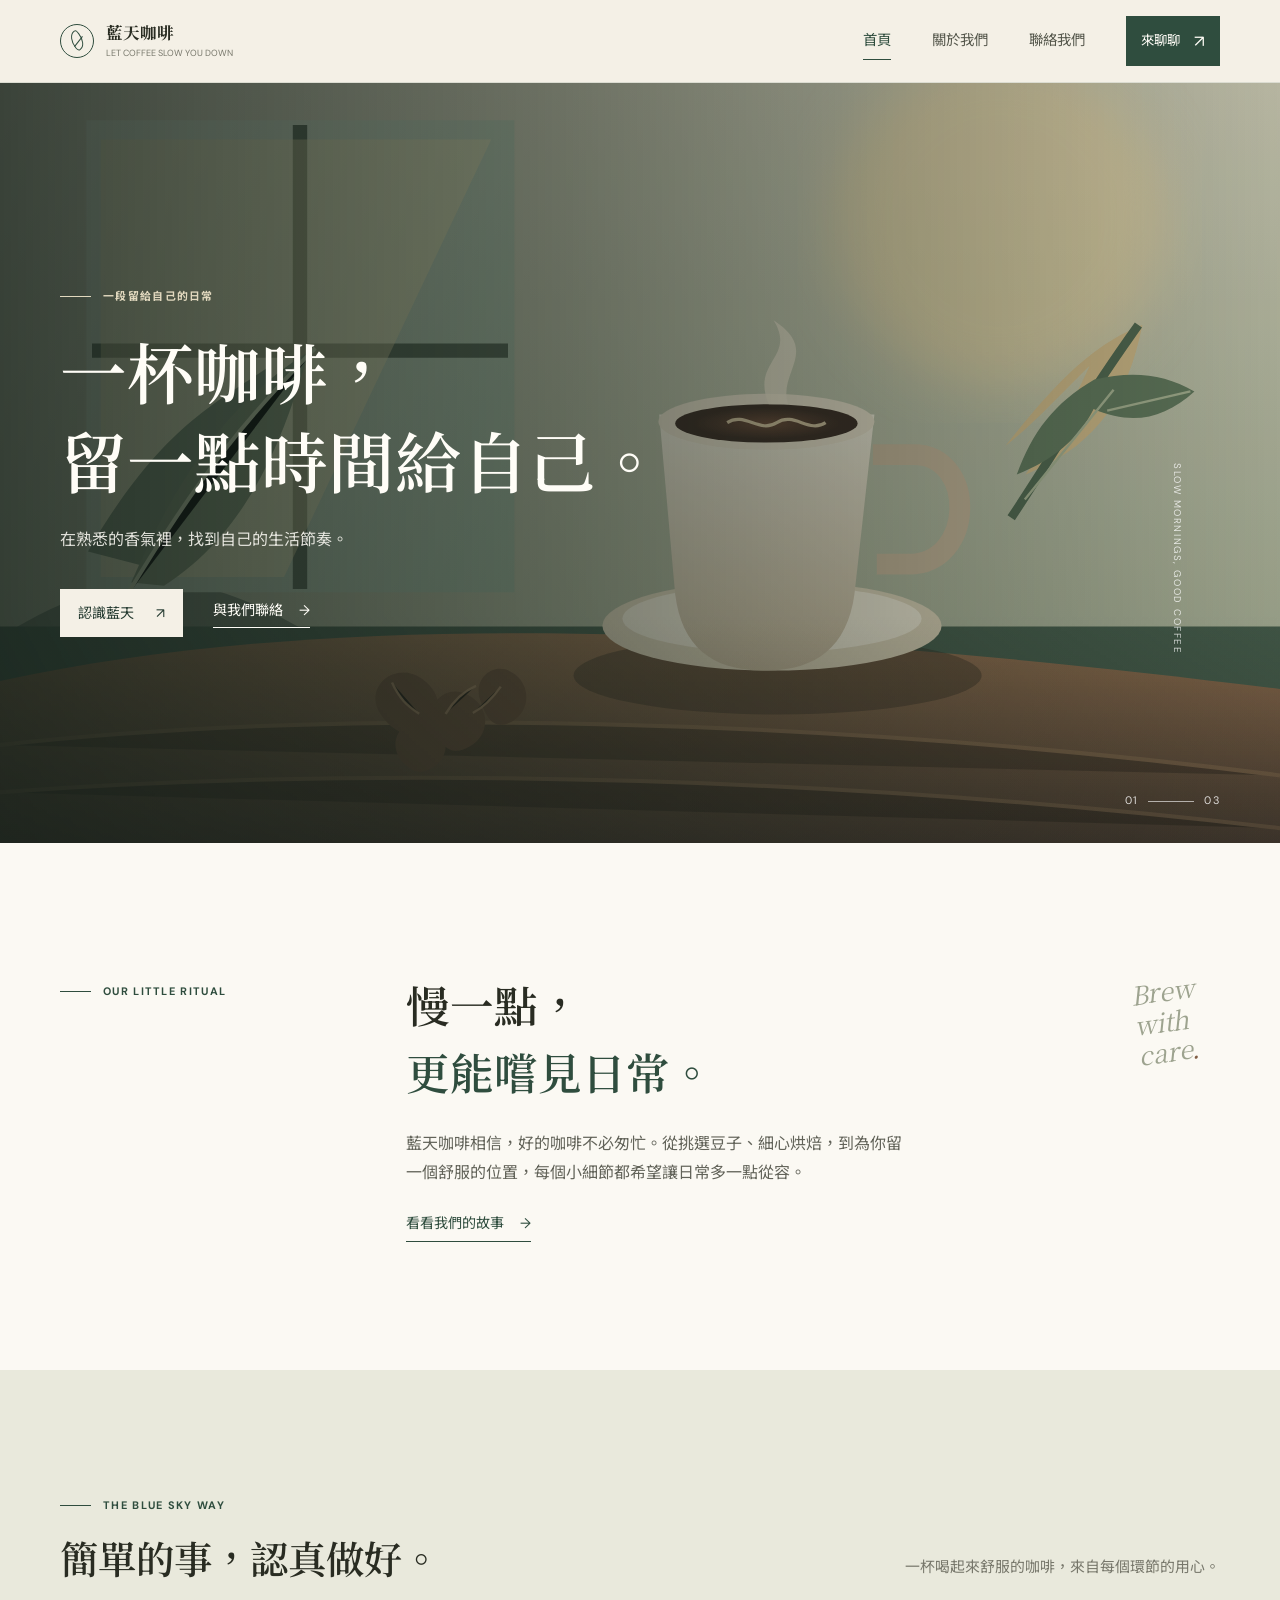
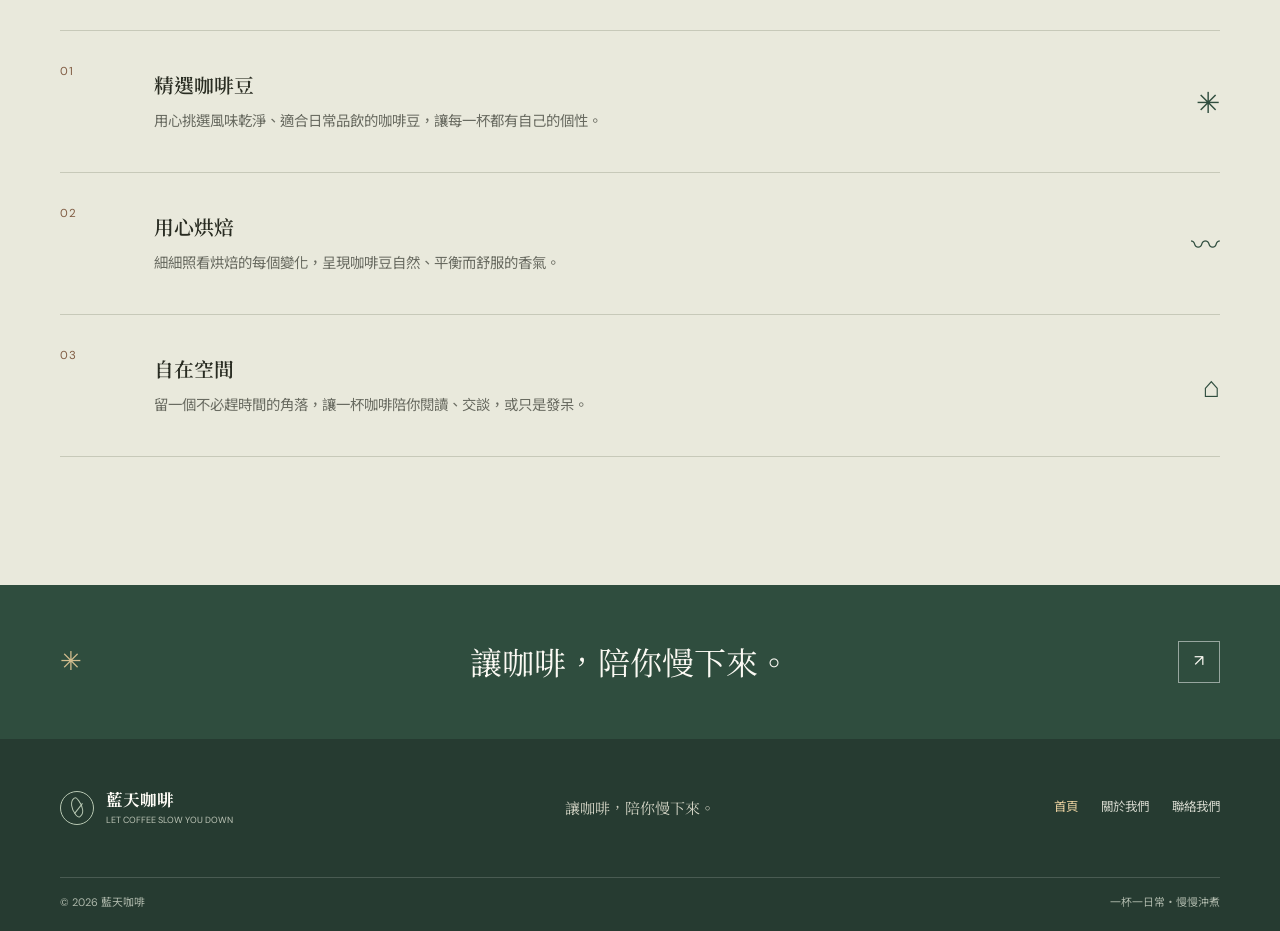
<file: pages/index.html>
<!doctype html>
<html lang="zh-Hant">
<head>
  <meta charset="utf-8">
  <meta name="viewport" content="width=device-width, initial-scale=1">
  <meta name="description" content="藍天咖啡，以精選咖啡豆、用心烘焙與自在空間，陪你找回自己的生活節奏。">
  <meta name="theme-color" content="#f4f0e6">
  <title>藍天咖啡｜讓咖啡，陪你慢下來</title>
  <link rel="stylesheet" href="assets/css/site.css">
  <script src="assets/js/site.js" defer></script>
</head>
<body>
  <a class="skip-link" href="#main">跳至主要內容</a>
  <header class="site-header">
    <div class="container header-inner">
      <a class="brand" href="index.html" aria-label="藍天咖啡首頁">
        <span class="brand-mark" aria-hidden="true"></span>
        <span class="brand-copy"><strong>藍天咖啡</strong><small>LET COFFEE SLOW YOU DOWN</small></span>
      </a>
      <button class="menu-toggle" type="button" aria-expanded="false" aria-controls="site-nav" aria-label="開啟導覽選單" data-menu-toggle>
        <span></span><span></span>
      </button>
      <nav class="site-nav" id="site-nav" aria-label="主要導覽" data-site-nav>
        <a href="index.html" aria-current="page">首頁</a>
        <a href="about.html">關於我們</a>
        <a href="contact.html">聯絡我們</a>
        <a class="nav-cta" href="contact.html">來聊聊 <span aria-hidden="true">↗</span></a>
      </nav>
    </div>
  </header>

  <main id="main">
    <section class="home-hero" aria-labelledby="hero-title">
      <img class="home-hero-image" src="assets/images/coffee-still-life.svg" alt="窗邊木桌上的手沖咖啡、咖啡豆與一枝綠葉" fetchpriority="high">
      <div class="home-hero-shade" aria-hidden="true"></div>
      <div class="container home-hero-content">
        <p class="eyebrow eyebrow-light"><span class="eyebrow-line"></span>一段留給自己的日常</p>
        <h1 id="hero-title">一杯咖啡，<br>留一點時間給自己。</h1>
        <p class="hero-copy">在熟悉的香氣裡，找到自己的生活節奏。</p>
        <div class="hero-actions">
          <a class="button button-light" href="about.html">認識藍天 <span aria-hidden="true">↗</span></a>
          <a class="text-link text-link-light" href="contact.html">與我們聯絡 <span aria-hidden="true">→</span></a>
        </div>
        <span class="hero-side-note" aria-hidden="true">SLOW MORNINGS, GOOD COFFEE</span>
      </div>
      <span class="hero-index" aria-hidden="true">01 <i></i> 03</span>
    </section>

    <section class="intro-section section-pad" aria-labelledby="intro-title">
      <div class="container intro-grid">
        <p class="eyebrow"><span class="eyebrow-line"></span>OUR LITTLE RITUAL</p>
        <div class="intro-copy">
          <h2 id="intro-title">慢一點，<br><em>更能嚐見日常。</em></h2>
          <p>藍天咖啡相信，好的咖啡不必匆忙。從挑選豆子、細心烘焙，到為你留一個舒服的位置，每個小細節都希望讓日常多一點從容。</p>
          <a class="text-link" href="about.html">看看我們的故事 <span aria-hidden="true">→</span></a>
        </div>
        <p class="intro-mark" aria-hidden="true">Brew<br>with<br>care<span>.</span></p>
      </div>
    </section>

    <section class="features-section section-pad" aria-labelledby="features-title">
      <div class="container">
        <div class="section-heading">
          <div><p class="eyebrow"><span class="eyebrow-line"></span>THE BLUE SKY WAY</p><h2 id="features-title">簡單的事，認真做好。</h2></div>
          <p>一杯喝起來舒服的咖啡，來自每個環節的用心。</p>
        </div>
        <div class="feature-list">
          <article class="feature-item">
            <span class="feature-number">01</span>
            <div><h3>精選咖啡豆</h3><p>用心挑選風味乾淨、適合日常品飲的咖啡豆，讓每一杯都有自己的個性。</p></div>
            <span class="feature-symbol" aria-hidden="true">✳</span>
          </article>
          <article class="feature-item">
            <span class="feature-number">02</span>
            <div><h3>用心烘焙</h3><p>細細照看烘焙的每個變化，呈現咖啡豆自然、平衡而舒服的香氣。</p></div>
            <span class="feature-symbol" aria-hidden="true">〰</span>
          </article>
          <article class="feature-item">
            <span class="feature-number">03</span>
            <div><h3>自在空間</h3><p>留一個不必趕時間的角落，讓一杯咖啡陪你閱讀、交談，或只是發呆。</p></div>
            <span class="feature-symbol" aria-hidden="true">⌂</span>
          </article>
        </div>
      </div>
    </section>

    <section class="home-quote" aria-label="品牌標語">
      <div class="container quote-inner"><span class="quote-sun" aria-hidden="true">✳</span><p>讓咖啡，陪你慢下來。</p><a href="contact.html" aria-label="前往聯絡我們">↗</a></div>
    </section>
  </main>

  <footer class="site-footer">
    <div class="container footer-main">
      <a class="brand footer-brand" href="index.html" aria-label="藍天咖啡首頁"><span class="brand-mark" aria-hidden="true"></span><span class="brand-copy"><strong>藍天咖啡</strong><small>LET COFFEE SLOW YOU DOWN</small></span></a>
      <p class="footer-tagline">讓咖啡，陪你慢下來。</p>
      <nav class="footer-nav" aria-label="頁尾導覽"><a href="index.html" aria-current="page">首頁</a><a href="about.html">關於我們</a><a href="contact.html">聯絡我們</a></nav>
    </div>
    <div class="container footer-bottom"><span>© <span data-current-year>2026</span> 藍天咖啡</span><span>一杯一日常・慢慢沖煮</span></div>
  </footer>
</body>
</html>
</file>
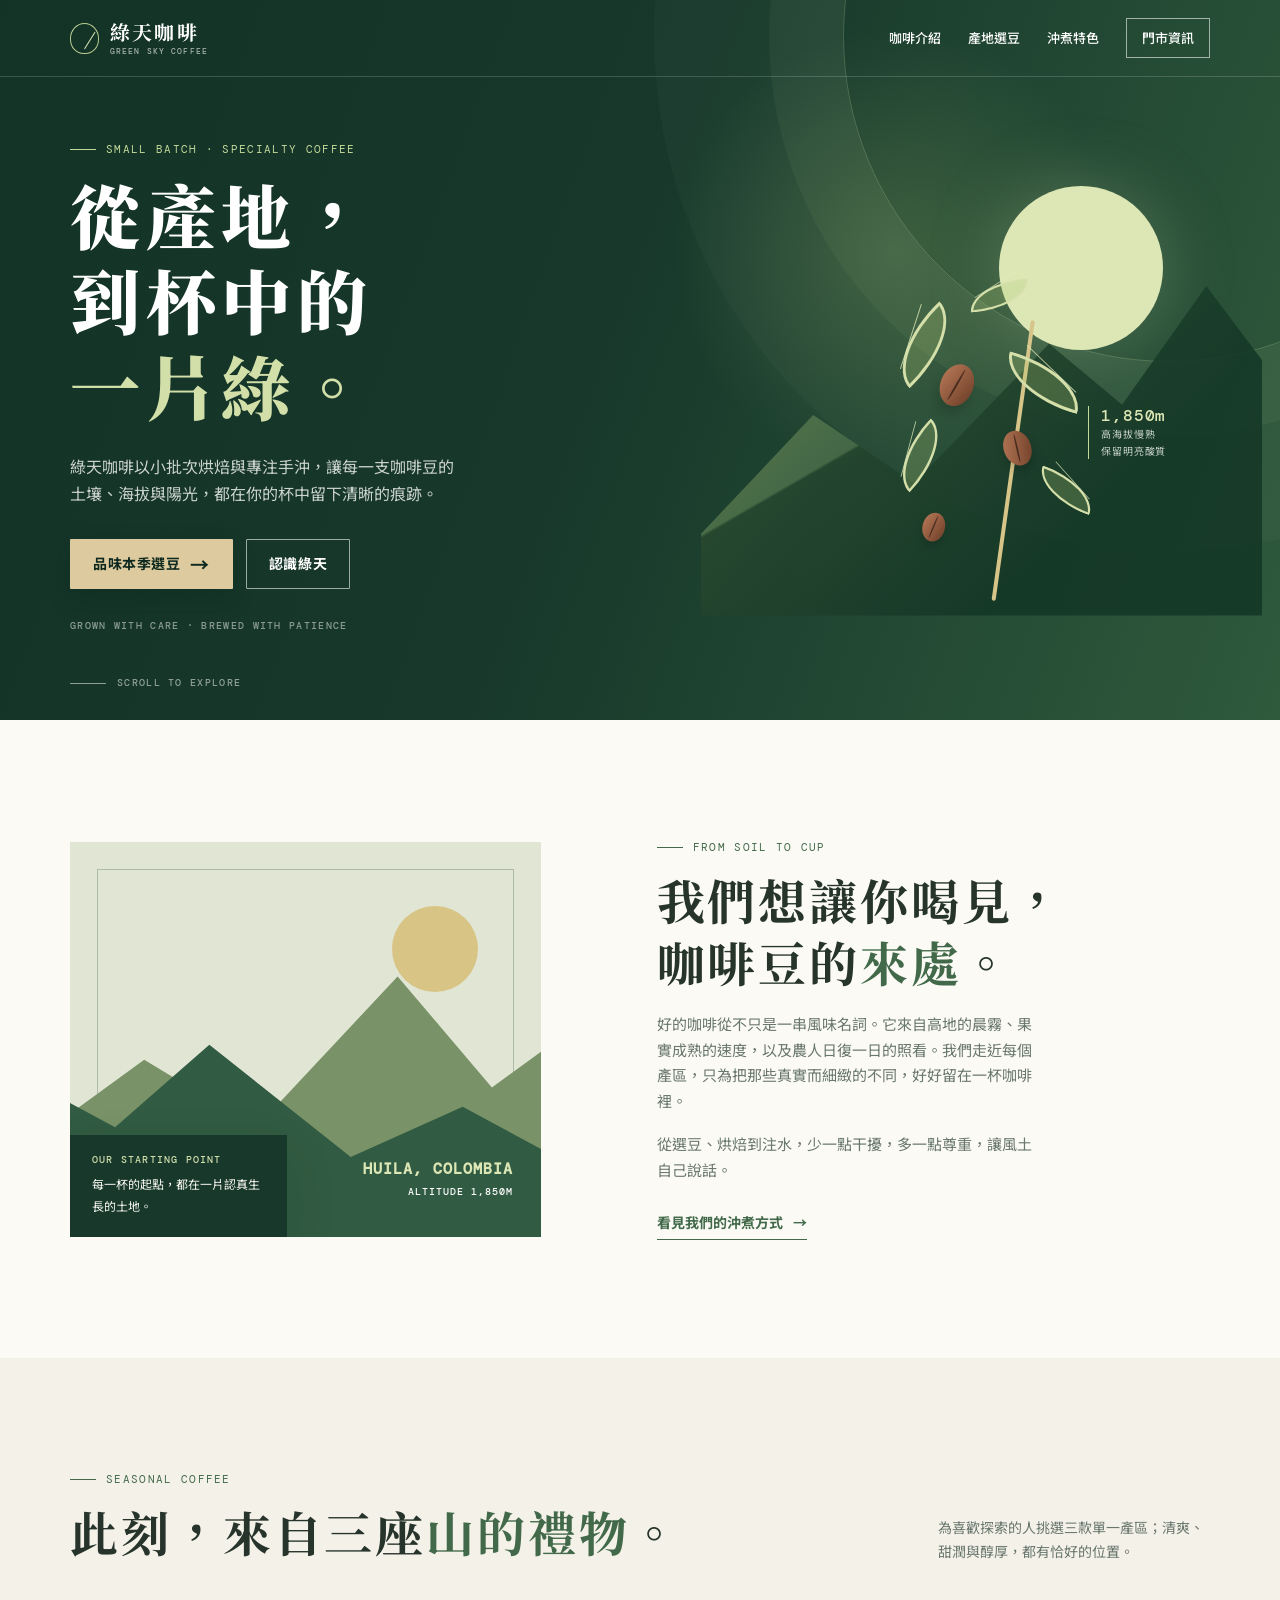
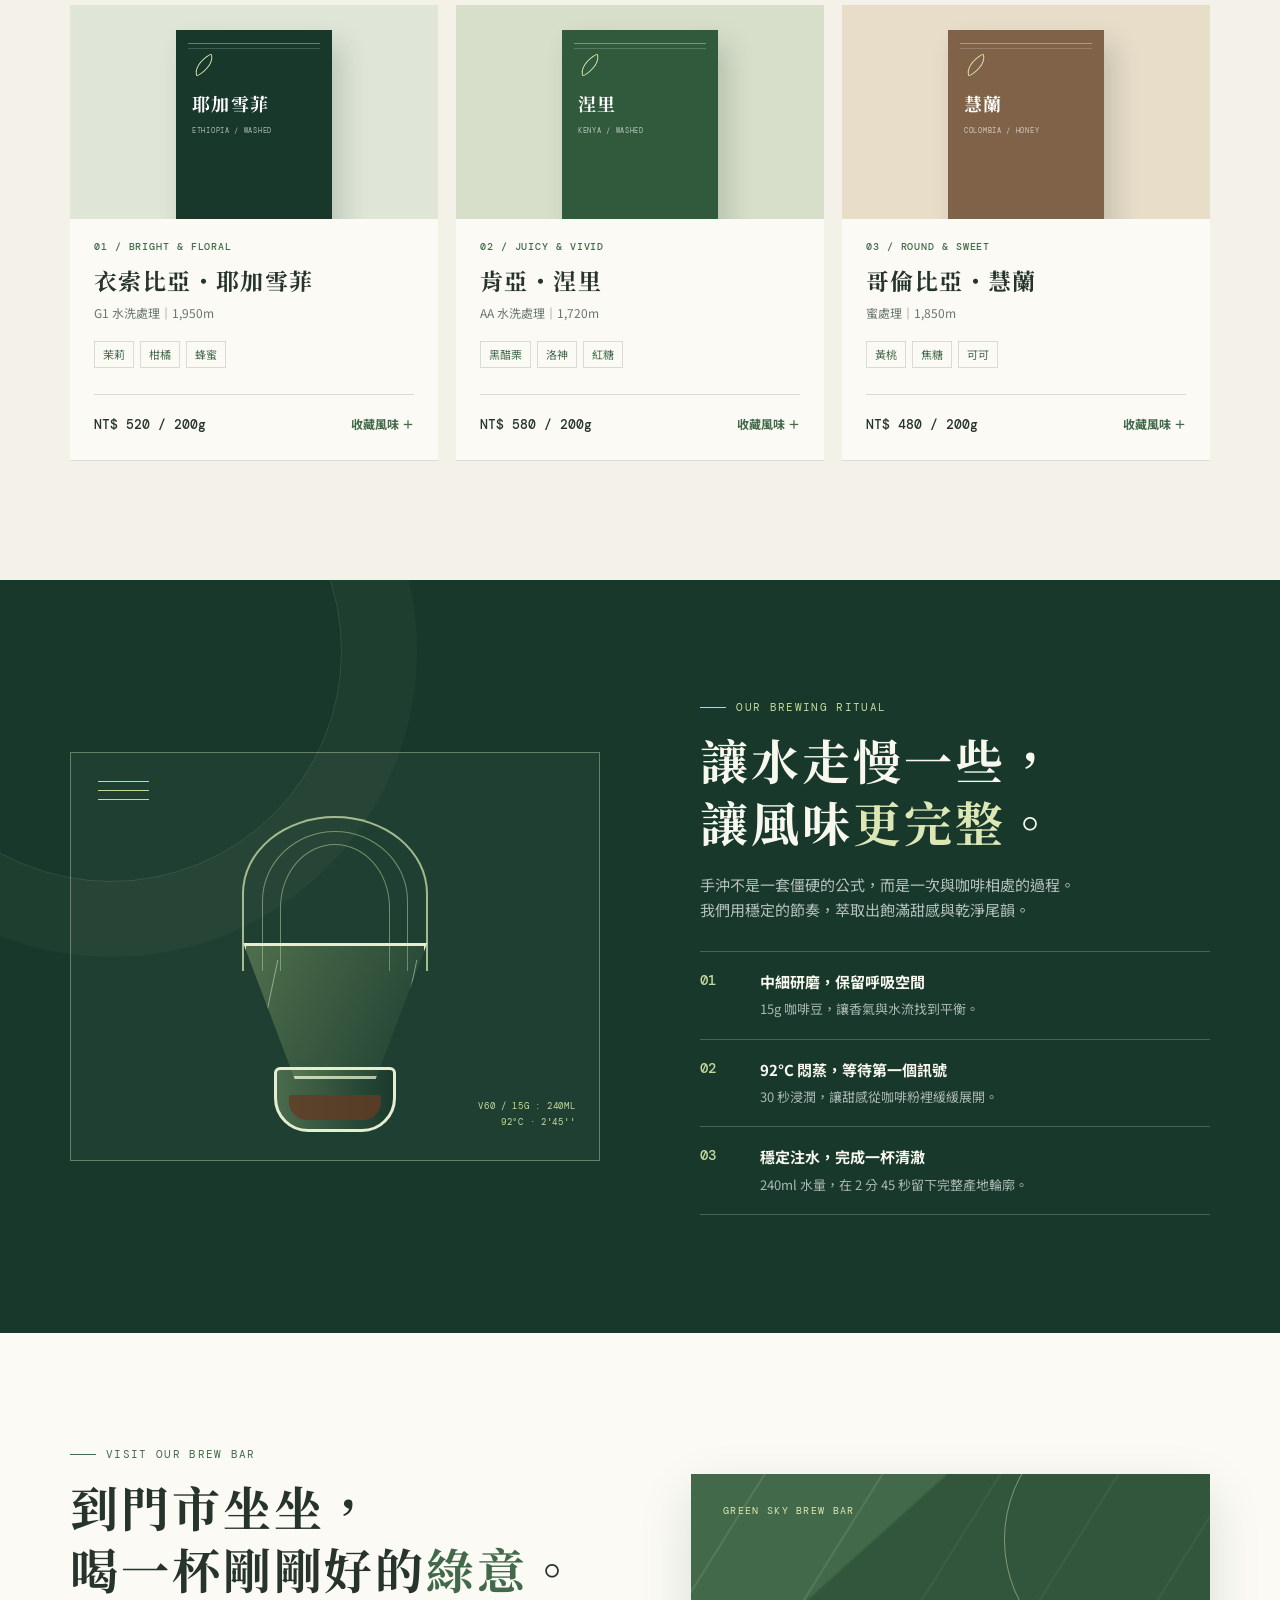
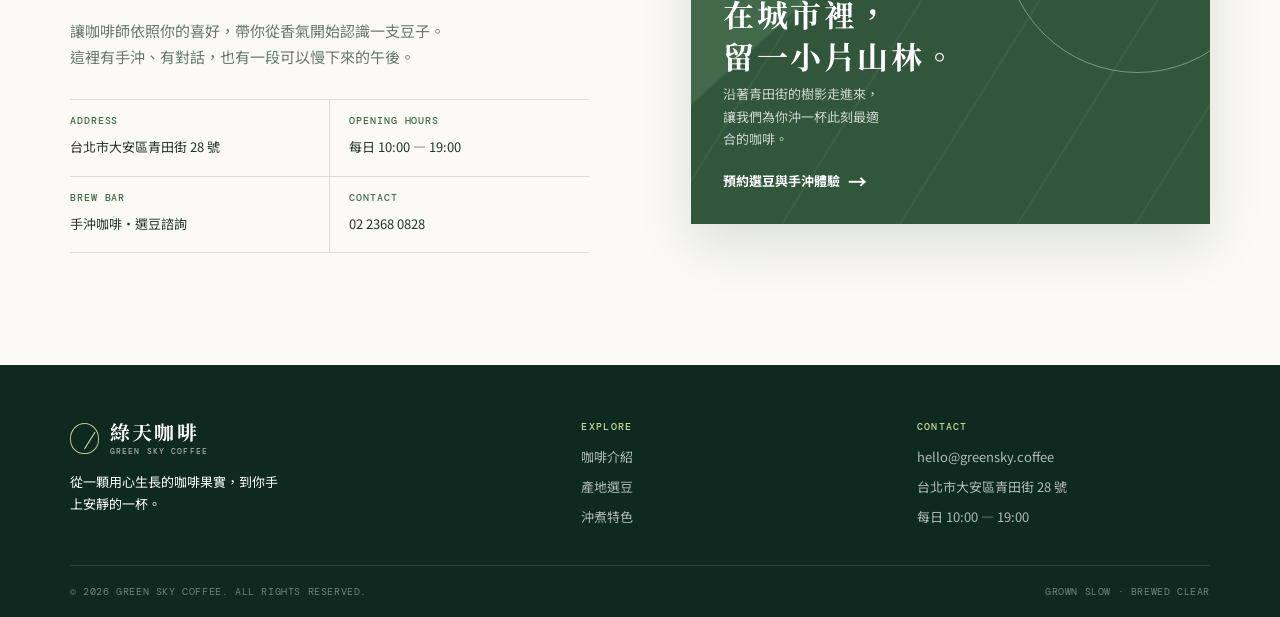
<file: refined/index.html>
<!DOCTYPE html>
<html lang="zh-Hant">
<head>
  <meta charset="UTF-8">
  <meta name="viewport" content="width=device-width, initial-scale=1.0">
  <meta name="description" content="綠天咖啡以小批次烘焙與手沖，讓每一支精品咖啡豆的產地風土清晰抵達杯中。">
  <title>綠天咖啡｜從產地，到杯中的一片綠</title>
  <link rel="preconnect" href="https://fonts.googleapis.com">
  <link rel="preconnect" href="https://fonts.gstatic.com" crossorigin>
  <link href="https://fonts.googleapis.com/css2?family=DM+Mono:wght@400;500&family=Noto+Sans+TC:wght@400;500;600;700&family=Noto+Serif+TC:wght@500;600;700;900&display=swap" rel="stylesheet">
  <style>
    :root {
      --forest: #17382b;
      --deep-forest: #0e291f;
      --moss: #426a4a;
      --leaf: #9aaa72;
      --cream: #f4f1e8;
      --paper: #fbfaf5;
      --oat: #ddca9e;
      --clay: #ad7655;
      --ink: #26342b;
      --muted: #69776e;
      --line: #d9ddd1;
      --shadow: 0 20px 50px rgba(18, 45, 32, .13);
    }

    * { box-sizing: border-box; }
    html { scroll-behavior: smooth; }
    body { margin: 0; background: var(--cream); color: var(--ink); font-family: "Noto Sans TC", sans-serif; line-height: 1.7; -webkit-font-smoothing: antialiased; }
    a { color: inherit; text-decoration: none; }
    button, input { font: inherit; }
    button { cursor: pointer; }
    .container { width: min(1140px, calc(100% - 52px)); margin: 0 auto; }
    .sr-only { position: absolute; width: 1px; height: 1px; overflow: hidden; clip: rect(0,0,0,0); white-space: nowrap; }
    .eyebrow { display: flex; align-items: center; gap: 10px; margin: 0 0 12px; color: var(--moss); font-family: "DM Mono", monospace; font-size: 11px; letter-spacing: .12em; }
    .eyebrow::before { content: ""; width: 26px; height: 1px; background: currentColor; }
    .title { margin: 0; font: 700 clamp(30px, 4vw, 48px)/1.3 "Noto Serif TC", serif; letter-spacing: .06em; }
    .title strong { color: var(--moss); font: inherit; }
    .copy { max-width: 48ch; margin: 18px 0 0; color: var(--muted); font-size: 15px; }
    .button { display: inline-flex; align-items: center; justify-content: center; gap: 10px; min-height: 50px; padding: 12px 22px; border: 1px solid transparent; border-radius: 1px; font-size: 14px; font-weight: 700; letter-spacing: .04em; transition: transform .2s ease, background .2s ease, color .2s ease, border-color .2s ease; }
    .button:hover { transform: translateY(-2px); }
    .button:focus-visible, a:focus-visible, button:focus-visible, input:focus-visible { outline: 3px solid #d3c66b; outline-offset: 3px; }
    .button-main { color: var(--deep-forest); background: var(--oat); box-shadow: 0 10px 24px rgba(7, 27, 18, .18); }
    .button-main:hover { background: #eddaac; }
    .button-light { border-color: rgba(255,255,255,.58); color: #fff; }
    .button-light:hover { background: rgba(255,255,255,.12); }
    .icon-arrow { font-size: 19px; line-height: 1; }

    /* Header */
    .header { position: absolute; z-index: 10; width: 100%; color: #fff; border-bottom: 1px solid rgba(255,255,255,.17); }
    .nav { display: flex; min-height: 76px; align-items: center; justify-content: space-between; }
    .brand { display: flex; align-items: center; gap: 11px; font: 700 20px/1 "Noto Serif TC", serif; letter-spacing: .11em; }
    .brand-symbol { position: relative; width: 29px; height: 31px; border: 1px solid #bbcd91; border-radius: 50% 50% 47% 47%; color: #d9e5b6; }
    .brand-symbol::before { content: ""; position: absolute; top: 5px; left: 13px; width: 1px; height: 20px; background: #d9e5b6; transform: rotate(32deg); transform-origin: bottom; }
    .brand small { display: block; margin-top: 5px; color: rgba(255,255,255,.63); font: 500 8px/1 "DM Mono", monospace; letter-spacing: .14em; }
    .nav-links { display: flex; align-items: center; gap: 27px; font-size: 13px; font-weight: 500; }
    .nav-links a { position: relative; padding: 6px 0; }
    .nav-links a:not(.nav-book)::after { content: ""; position: absolute; right: 0; bottom: 0; left: 0; height: 1px; background: var(--leaf); transform: scaleX(0); transform-origin: right; transition: transform .2s; }
    .nav-links a:not(.nav-book):hover::after { transform: scaleX(1); transform-origin: left; }
    .nav-book { padding: 8px 15px !important; border: 1px solid rgba(255,255,255,.58); }
    .nav-book:hover { color: var(--forest); background: #fff; }
    .menu-button { display: none; width: 40px; height: 40px; border: 0; color: #fff; background: transparent; font-size: 23px; }

    /* Hero */
    .hero { position: relative; min-height: 720px; overflow: hidden; color: #fff; background: var(--forest); }
    .hero::before { content: ""; position: absolute; inset: 0; background: radial-gradient(circle at 70% 35%, rgba(141,170,103,.28), transparent 22%), linear-gradient(110deg, #133326 0%, #17382b 47%, #2f5a3c 100%); }
    .hero::after { content: ""; position: absolute; top: -290px; right: -215px; width: 650px; height: 650px; border: 1px solid rgba(223,235,186,.22); border-radius: 50%; box-shadow: 0 0 0 74px rgba(223,235,186,.045), 0 0 0 189px rgba(223,235,186,.025); }
    .hero-grid { position: relative; z-index: 1; display: grid; grid-template-columns: 1.05fr .95fr; gap: 35px; align-items: center; min-height: 720px; padding: 126px 0 72px; }
    .hero .eyebrow { color: #c3d99a; }
    .hero h1 { max-width: 12ch; margin: 0; font: 900 clamp(43px, 5.5vw, 70px)/1.22 "Noto Serif TC", serif; letter-spacing: .08em; }
    .hero h1 em { color: #d2dfa9; font-style: normal; }
    .hero-lede { max-width: 43ch; margin: 26px 0 31px; color: rgba(255,255,255,.78); font-size: 16px; }
    .hero-actions { display: flex; flex-wrap: wrap; gap: 13px; }
    .hero-signature { margin: 29px 0 0; color: rgba(255,255,255,.5); font: 500 10px/1.6 "DM Mono", monospace; letter-spacing: .13em; }
    .hero-visual { position: relative; height: 453px; }
    .sun-disc { position: absolute; top: 25px; right: 9%; width: 164px; height: 164px; border-radius: 50%; background: #dce7b5; box-shadow: 0 0 72px rgba(220,231,181,.25); }
    .hill { position: absolute; right: -10%; bottom: -2px; width: 107%; height: 75%; clip-path: polygon(0 76%, 20% 41%, 38% 61%, 62% 20%, 75% 38%, 90% 3%, 100% 25%, 100% 100%, 0 100%); background: linear-gradient(136deg, #72905c, #244c36 69%); opacity: .88; }
    .hill::after { content: ""; position: absolute; inset: 0; background: linear-gradient(150deg, transparent 39%, rgba(8,38,25,.55) 39.5% 100%); }
    .coffee-plant { position: absolute; z-index: 2; right: 19%; bottom: 13px; width: 255px; height: 330px; transform: rotate(-4deg); }
    .stem { position: absolute; bottom: 0; left: 125px; width: 4px; height: 283px; border-radius: 4px; background: #d6c488; transform: rotate(12deg); transform-origin: bottom; }
    .leaf { position: absolute; width: 82px; height: 42px; border: 3px solid #d5dfa9; border-radius: 100% 0 100% 0; background: rgba(173,202,117,.26); }
    .leaf::after { content: ""; position: absolute; top: 50%; left: 4px; width: 68px; height: 1px; background: rgba(226,237,189,.78); transform: rotate(-28deg); transform-origin: left; }
    .leaf-a { top: 49px; left: 35px; transform: rotate(-40deg); }
    .leaf-b { top: 95px; right: 22px; transform: rotate(20deg) scaleX(-1); }
    .leaf-c { top: 159px; left: 23px; transform: rotate(-43deg) scale(.84); }
    .leaf-d { top: 204px; right: 7px; transform: rotate(24deg) scaleX(-1) scale(.74); }
    .leaf-e { top: 5px; right: 60px; transform: rotate(0deg) scale(.72); }
    .bean { position: absolute; z-index: 3; width: 33px; height: 43px; border-radius: 50%; background: linear-gradient(110deg, #b87957, #6d3e28); box-shadow: 0 8px 12px rgba(0,0,0,.17); }
    .bean::before { content: ""; position: absolute; top: 4px; bottom: 4px; left: 15px; width: 2px; border-radius: 50%; background: rgba(45,26,19,.72); transform: rotate(8deg); }
    .bean-1 { top: 91px; left: 89px; transform: rotate(26deg); }
    .bean-2 { top: 158px; right: 77px; transform: rotate(-17deg) scale(.83); }
    .bean-3 { top: 231px; left: 56px; transform: rotate(19deg) scale(.68); }
    .origin-tag { position: absolute; z-index: 3; top: 52%; right: -2%; width: 132px; padding-left: 12px; border-left: 1px solid #c3d99a; color: rgba(255,255,255,.76); font-size: 10px; line-height: 1.7; letter-spacing: .08em; }
    .origin-tag b { display: block; color: #dce7b5; font: 500 16px/1.2 "DM Mono", monospace; }
    .scroll-hint { position: absolute; bottom: 22px; left: max(26px, calc((100% - 1140px) / 2)); z-index: 2; display: flex; gap: 11px; align-items: center; color: rgba(255,255,255,.52); font: 500 10px/1 "DM Mono", monospace; letter-spacing: .13em; }
    .scroll-hint::before { content: ""; width: 36px; height: 1px; background: currentColor; }

    /* Story */
    .story { padding: 118px 0; background: var(--paper); }
    .story-grid { display: grid; grid-template-columns: .92fr 1.08fr; gap: clamp(46px, 9vw, 120px); align-items: center; }
    .origin-window { position: relative; min-height: 395px; overflow: hidden; background: #e0e5d4; }
    .origin-window::before { content: ""; position: absolute; inset: 27px; border: 1px solid rgba(23,56,43,.25); }
    .origin-sun { position: absolute; top: 64px; right: 63px; width: 86px; height: 86px; border-radius: 50%; background: #d8c485; }
    .origin-hill-one, .origin-hill-two { position: absolute; right: -12%; bottom: -2%; left: -13%; clip-path: polygon(0 72%, 23% 40%, 42% 62%, 66% 13%, 82% 49%, 100% 24%, 100% 100%, 0 100%); }
    .origin-hill-one { height: 78%; background: #799267; }
    .origin-hill-two { height: 58%; background: #315b42; transform: scaleX(-1); }
    .origin-label { position: absolute; z-index: 2; right: 28px; bottom: 27px; color: #fff; font: 500 10px/1.7 "DM Mono", monospace; letter-spacing: .1em; text-align: right; }
    .origin-label b { display: block; color: #dce7b5; font-size: 15px; }
    .story-note { position: absolute; z-index: 3; bottom: 0; left: 0; width: 217px; padding: 20px 22px; color: #f9f8f1; background: var(--forest); box-shadow: var(--shadow); }
    .story-note b { display: block; margin-bottom: 8px; color: #cfddaa; font: 500 10px/1 "DM Mono", monospace; letter-spacing: .12em; }
    .story-note p { margin: 0; font-size: 12px; line-height: 1.8; }
    .story-link { display: inline-flex; gap: 10px; margin-top: 29px; padding-bottom: 4px; border-bottom: 1px solid var(--moss); color: var(--moss); font-size: 14px; font-weight: 700; }

    /* Selection */
    .selection { padding: 112px 0 120px; background: var(--cream); }
    .section-head { display: flex; align-items: end; justify-content: space-between; gap: 30px; margin-bottom: 42px; }
    .section-head .copy { max-width: 34ch; margin: 0; font-size: 14px; }
    .coffee-grid { display: grid; grid-template-columns: repeat(3, 1fr); gap: 18px; }
    .coffee-card { display: flex; flex-direction: column; min-height: 455px; background: var(--paper); box-shadow: 0 1px 0 var(--line); transition: transform .25s ease, box-shadow .25s ease; }
    .coffee-card:hover { transform: translateY(-6px); box-shadow: var(--shadow); }
    .bag-visual { position: relative; height: 214px; overflow: hidden; background: #dfe6d7; }
    .coffee-card:nth-child(2) .bag-visual { background: #d7dfca; }
    .coffee-card:nth-child(3) .bag-visual { background: #e7ddc9; }
    .bag { position: absolute; right: 50%; bottom: -10px; width: 156px; height: 199px; padding: 28px 16px; color: #fff; background: var(--forest); box-shadow: 10px 14px 25px rgba(20,50,36,.17); transform: translateX(50%); }
    .coffee-card:nth-child(2) .bag { background: #315a3d; }
    .coffee-card:nth-child(3) .bag { background: #806248; }
    .bag::before { content: ""; position: absolute; top: 13px; right: 12px; left: 12px; height: 1px; background: rgba(255,255,255,.35); box-shadow: 0 5px 0 rgba(255,255,255,.18); }
    .bag .mini-leaf { display: block; width: 24px; height: 14px; margin-bottom: 19px; border: 1px solid #dce7b5; border-radius: 100% 0; transform: rotate(-28deg); }
    .bag .bag-name { position: relative; z-index: 1; font: 700 18px/1.3 "Noto Serif TC", serif; letter-spacing: .07em; }
    .bag .bag-origin { display: block; margin-top: 7px; color: rgba(255,255,255,.65); font: 400 7px/1.4 "DM Mono", monospace; letter-spacing: .1em; }
    .card-body { display: flex; flex: 1; flex-direction: column; padding: 23px 24px 22px; }
    .card-index { color: var(--moss); font: 500 10px/1 "DM Mono", monospace; letter-spacing: .09em; }
    .card-body h3 { margin: 13px 0 5px; font: 700 23px/1.4 "Noto Serif TC", serif; letter-spacing: .06em; }
    .card-origin { margin: 0; color: var(--muted); font-size: 12px; }
    .flavour { display: flex; flex-wrap: wrap; gap: 6px; margin: 18px 0 auto; }
    .flavour span { padding: 3px 8px; border: 1px solid var(--line); color: var(--moss); font-size: 11px; }
    .card-footer { display: flex; align-items: center; justify-content: space-between; gap: 12px; margin-top: 20px; padding-top: 15px; border-top: 1px solid var(--line); }
    .price { font: 500 13px/1 "DM Mono", monospace; }
    .save-button { padding: 4px 0; border: 0; color: var(--moss); background: transparent; font-size: 12px; font-weight: 700; }
    .save-button:hover { color: var(--clay); }

    /* Brew */
    .brew { position: relative; overflow: hidden; padding: 118px 0; color: #f8f8ef; background: var(--forest); }
    .brew::before { content: ""; position: absolute; top: -160px; left: -120px; width: 460px; height: 460px; border: 1px solid rgba(211,227,166,.14); border-radius: 50%; box-shadow: 0 0 0 75px rgba(211,227,166,.035); }
    .brew-grid { position: relative; z-index: 1; display: grid; grid-template-columns: 1.02fr .98fr; gap: clamp(45px, 8vw, 100px); align-items: center; }
    .brew .eyebrow { color: #c6d99c; }
    .brew .title strong { color: #dce7b5; }
    .brew .copy { color: rgba(255,255,255,.69); }
    .brew-drawing { position: relative; min-height: 409px; border: 1px solid rgba(220,231,181,.38); background: rgba(255,255,255,.035); }
    .brew-drawing::before { content: ""; position: absolute; top: 28px; left: 27px; width: 51px; height: 1px; background: #c6d99c; box-shadow: 0 9px 0 #c6d99c, 0 18px 0 #c6d99c; }
    .water-lines { position: absolute; top: 63px; left: 50%; width: 186px; height: 155px; border: 2px solid rgba(210,228,174,.75); border-bottom: 0; border-radius: 50% 50% 0 0; transform: translateX(-50%); }
    .water-lines::before, .water-lines::after { content: ""; position: absolute; top: 13px; right: 18px; bottom: 0; left: 18px; border: 1px solid rgba(210,228,174,.48); border-bottom: 0; border-radius: 50% 50% 0 0; }
    .water-lines::after { top: 26px; right: 36px; left: 36px; }
    .dripper { position: absolute; bottom: 81px; left: 50%; width: 184px; height: 136px; border: 3px solid #e6edd0; background: linear-gradient(115deg, rgba(173,203,129,.34), rgba(30,74,48,.14)); clip-path: polygon(0 0,100% 0,72% 100%,28% 100%); transform: translateX(-50%); }
    .dripper::before { content: ""; position: absolute; top: 14px; right: 19px; bottom: 0; left: 19px; border-left: 1px solid rgba(230,237,208,.5); border-right: 1px solid rgba(230,237,208,.5); transform: skewX(-12deg); }
    .server { position: absolute; bottom: 28px; left: 50%; width: 122px; height: 65px; border: 3px solid #e6edd0; border-radius: 6px 6px 34px 34px; background: linear-gradient(90deg, rgba(160,192,130,.34), rgba(9,41,27,.24)); transform: translateX(-50%); }
    .server::after { content: ""; position: absolute; right: 12px; bottom: 9px; left: 12px; height: 25px; border-radius: 2px 2px 18px 18px; background: rgba(100,59,35,.8); }
    .brew-caption { position: absolute; right: 24px; bottom: 21px; color: #c6d99c; font: 400 9px/1.8 "DM Mono", monospace; letter-spacing: .08em; text-align: right; }
    .method-list { display: grid; gap: 0; margin: 28px 0 0; padding: 0; list-style: none; }
    .method-list li { display: grid; grid-template-columns: 45px 1fr; gap: 15px; padding: 17px 0; border-top: 1px solid rgba(220,231,181,.25); }
    .method-list li:last-child { border-bottom: 1px solid rgba(220,231,181,.25); }
    .method-no { color: #c6d99c; font: 500 14px/1.7 "DM Mono", monospace; }
    .method-text b { display: block; font-size: 15px; }
    .method-text span { color: rgba(255,255,255,.64); font-size: 13px; }

    /* Visit */
    .visit { padding: 112px 0; background: var(--paper); }
    .visit-grid { display: grid; grid-template-columns: 1fr 1fr; gap: clamp(42px, 8vw, 105px); align-items: center; }
    .store-card { position: relative; min-height: 350px; overflow: hidden; color: #fff; background: var(--moss); box-shadow: var(--shadow); }
    .store-card::before { content: ""; position: absolute; inset: 0; opacity: .68; background: linear-gradient(138deg, transparent 28%, rgba(11,45,30,.46) 28.5% 100%), repeating-linear-gradient(122deg, transparent 0 61px, rgba(224,235,195,.18) 62px 63px, transparent 64px 100px); }
    .store-card::after { content: ""; position: absolute; top: -68px; right: -61px; width: 265px; height: 265px; border: 1px solid rgba(227,237,203,.44); border-radius: 50%; }
    .store-inner { position: relative; z-index: 1; display: flex; min-height: 350px; flex-direction: column; padding: 32px; }
    .store-kicker { margin: 0; color: #dce7b5; font: 400 10px/1 "DM Mono", monospace; letter-spacing: .13em; }
    .store-inner h3 { margin: auto 0 7px; font: 700 31px/1.35 "Noto Serif TC", serif; letter-spacing: .08em; }
    .store-inner p:not(.store-kicker) { max-width: 23ch; margin: 0; color: rgba(255,255,255,.76); font-size: 13px; }
    .store-link { display: inline-flex; align-items: center; gap: 8px; margin-top: 20px; color: #fff; font-size: 13px; font-weight: 700; }
    .details { display: grid; grid-template-columns: repeat(2, 1fr); gap: 0; margin: 30px 0 0; }
    .detail { padding: 16px 0; border-top: 1px solid var(--line); }
    .detail:nth-last-child(-n+2) { border-bottom: 1px solid var(--line); }
    .detail:nth-child(odd) { padding-right: 19px; }
    .detail:nth-child(even) { padding-left: 19px; border-left: 1px solid var(--line); }
    .detail b { display: block; margin-bottom: 6px; color: var(--moss); font: 500 10px/1 "DM Mono", monospace; letter-spacing: .09em; }
    .detail span { font-size: 13px; }

    /* Footer and small UI */
    footer { color: rgba(255,255,255,.68); background: var(--deep-forest); }
    .footer-grid { display: grid; grid-template-columns: 1.6fr 1fr 1fr; gap: 42px; padding: 57px 0 37px; }
    .footer-brand { color: #fff; }
    .footer-brand p { max-width: 30ch; margin: 16px 0 0; font-size: 13px; }
    .footer-heading { margin: 0 0 14px; color: #c6d99c; font: 500 10px/1 "DM Mono", monospace; letter-spacing: .13em; }
    .footer-list { margin: 0; padding: 0; list-style: none; font-size: 13px; }
    .footer-list li + li { margin-top: 8px; }
    .footer-list a:hover { color: #fff; }
    .footer-bottom { display: flex; justify-content: space-between; gap: 20px; padding: 18px 0; border-top: 1px solid rgba(255,255,255,.13); color: rgba(255,255,255,.42); font: 400 10px/1.5 "DM Mono", monospace; letter-spacing: .06em; }
    .toast { position: fixed; right: 22px; bottom: 22px; z-index: 30; max-width: min(340px, calc(100% - 44px)); padding: 13px 17px; border-left: 3px solid var(--oat); color: #fff; background: var(--deep-forest); box-shadow: var(--shadow); font-size: 13px; opacity: 0; pointer-events: none; transform: translateY(12px); transition: opacity .23s ease, transform .23s ease; }
    .toast.show { opacity: 1; transform: translateY(0); }
    .reveal { opacity: 0; transform: translateY(18px); transition: opacity .65s ease, transform .65s ease; }
    .reveal.in { opacity: 1; transform: translateY(0); }

    @media (max-width: 840px) {
      .nav { min-height: 68px; }
      .menu-button { display: block; }
      .nav-links { position: absolute; top: 68px; right: 0; left: 0; display: grid; gap: 0; max-height: 0; overflow: hidden; background: #112f23; transition: max-height .28s ease; }
      .nav-links.open { max-height: 300px; border-top: 1px solid rgba(255,255,255,.14); }
      .nav-links a { padding: 13px 26px; border-bottom: 1px solid rgba(255,255,255,.1); }
      .nav-links .nav-book { margin: 10px 26px; text-align: center; }
      .hero, .hero-grid { min-height: 725px; }
      .hero-grid { grid-template-columns: 1fr; padding-top: 110px; }
      .hero-visual { height: 280px; margin-top: -40px; }
      .sun-disc { top: 8px; right: 14%; width: 118px; height: 118px; }
      .hill { width: 86%; height: 97%; }
      .coffee-plant { right: 16%; bottom: -24px; transform: scale(.75) rotate(-4deg); transform-origin: bottom right; }
      .origin-tag { top: 45%; right: 1%; }
      .story-grid, .brew-grid, .visit-grid { grid-template-columns: 1fr; }
      .origin-window { max-width: 560px; width: 100%; }
      .coffee-grid { grid-template-columns: repeat(2, 1fr); }
      .coffee-card:last-child { grid-column: span 2; }
      .footer-grid { grid-template-columns: 1.4fr 1fr; }
      .footer-brand { grid-column: span 2; }
    }

    @media (max-width: 570px) {
      .container { width: min(100% - 34px, 1140px); }
      .hero, .hero-grid { min-height: 680px; }
      .hero-grid { padding-top: 99px; padding-bottom: 44px; }
      .hero h1 { font-size: 40px; }
      .hero-lede { margin: 19px 0 23px; font-size: 14px; }
      .hero-visual { height: 238px; }
      .origin-tag { display: none; }
      .scroll-hint { bottom: 12px; left: 17px; }
      .story, .selection, .brew, .visit { padding: 76px 0; }
      .origin-window { min-height: 335px; }
      .story-note { width: 190px; padding: 16px; }
      .section-head { display: block; }
      .section-head .copy { margin-top: 15px; }
      .coffee-grid { grid-template-columns: 1fr; }
      .coffee-card:last-child { grid-column: auto; }
      .brew-drawing { min-height: 325px; }
      .water-lines { transform: translateX(-50%) scale(.82); transform-origin: top; }
      .dripper { transform: translateX(-50%) scale(.8); transform-origin: bottom; }
      .server { transform: translateX(-50%) scale(.8); transform-origin: bottom; }
      .details { grid-template-columns: 1fr; }
      .detail, .detail:nth-last-child(-n+2) { border-bottom: 0; }
      .detail:first-child { border-top: 1px solid var(--line); }
      .detail:last-child { border-bottom: 1px solid var(--line); }
      .detail:nth-child(even) { padding-left: 0; border-left: 0; }
      .footer-grid { grid-template-columns: 1fr; gap: 30px; }
      .footer-brand { grid-column: auto; }
      .footer-bottom { display: block; }
      .footer-bottom span + span { display: block; margin-top: 6px; }
    }

    @media (prefers-reduced-motion: reduce) {
      html { scroll-behavior: auto; }
      *, *::before, *::after { transition-duration: .01ms !important; animation-duration: .01ms !important; }
      .reveal { opacity: 1; transform: none; }
    }
  </style>
</head>
<body>
  <header class="header" id="top">
    <nav class="nav container" aria-label="主要導覽">
      <a class="brand" href="#top" aria-label="回到綠天咖啡首頁"><span class="brand-symbol" aria-hidden="true"></span><span>綠天咖啡<small>GREEN SKY COFFEE</small></span></a>
      <button class="menu-button" type="button" aria-label="開啟導覽選單" aria-expanded="false" aria-controls="navLinks">☰</button>
      <div class="nav-links" id="navLinks">
        <a href="#story">咖啡介紹</a>
        <a href="#selection">產地選豆</a>
        <a href="#brew">沖煮特色</a>
        <a class="nav-book" href="#visit">門市資訊</a>
      </div>
    </nav>
  </header>

  <main>
    <section class="hero" aria-labelledby="heroTitle">
      <div class="hero-grid container">
        <div class="reveal">
          <p class="eyebrow">SMALL BATCH · SPECIALTY COFFEE</p>
          <h1 id="heroTitle">從產地，<br>到杯中的<br><em>一片綠。</em></h1>
          <p class="hero-lede">綠天咖啡以小批次烘焙與專注手沖，讓每一支咖啡豆的土壤、海拔與陽光，都在你的杯中留下清晰的痕跡。</p>
          <div class="hero-actions"><a class="button button-main" href="#selection">品味本季選豆 <span class="icon-arrow">→</span></a><a class="button button-light" href="#story">認識綠天</a></div>
          <p class="hero-signature">GROWN WITH CARE · BREWED WITH PATIENCE</p>
        </div>
        <div class="hero-visual" aria-hidden="true">
          <div class="sun-disc"></div><div class="hill"></div>
          <div class="coffee-plant"><span class="stem"></span><span class="leaf leaf-a"></span><span class="leaf leaf-b"></span><span class="leaf leaf-c"></span><span class="leaf leaf-d"></span><span class="leaf leaf-e"></span><span class="bean bean-1"></span><span class="bean bean-2"></span><span class="bean bean-3"></span></div>
          <p class="origin-tag"><b>1,850m</b>高海拔慢熟<br>保留明亮酸質</p>
        </div>
      </div>
      <p class="scroll-hint">SCROLL TO EXPLORE</p>
    </section>

    <section class="story" id="story" aria-labelledby="storyTitle">
      <div class="story-grid container">
        <div class="origin-window reveal" aria-hidden="true"><div class="origin-sun"></div><div class="origin-hill-one"></div><div class="origin-hill-two"></div><p class="origin-label"><b>HUILA, COLOMBIA</b>ALTITUDE 1,850M</p><div class="story-note"><b>OUR STARTING POINT</b><p>每一杯的起點，都在一片認真生長的土地。</p></div></div>
        <div class="reveal">
          <p class="eyebrow">FROM SOIL TO CUP</p>
          <h2 class="title" id="storyTitle">我們想讓你喝見，<br>咖啡豆的<strong>來處</strong>。</h2>
          <p class="copy">好的咖啡從不只是一串風味名詞。它來自高地的晨霧、果實成熟的速度，以及農人日復一日的照看。我們走近每個產區，只為把那些真實而細緻的不同，好好留在一杯咖啡裡。</p>
          <p class="copy">從選豆、烘焙到注水，少一點干擾，多一點尊重，讓風土自己說話。</p>
          <a class="story-link" href="#brew">看見我們的沖煮方式 <span>→</span></a>
        </div>
      </div>
    </section>

    <section class="selection" id="selection" aria-labelledby="selectionTitle">
      <div class="container">
        <div class="section-head reveal"><div><p class="eyebrow">SEASONAL COFFEE</p><h2 class="title" id="selectionTitle">此刻，來自三座<strong>山的禮物</strong>。</h2></div><p class="copy">為喜歡探索的人挑選三款單一產區；清爽、甜潤與醇厚，都有恰好的位置。</p></div>
        <div class="coffee-grid">
          <article class="coffee-card reveal">
            <div class="bag-visual" aria-hidden="true"><div class="bag"><span class="mini-leaf"></span><b class="bag-name">耶加雪菲</b><span class="bag-origin">ETHIOPIA / WASHED</span></div></div>
            <div class="card-body"><span class="card-index">01 / BRIGHT &amp; FLORAL</span><h3>衣索比亞・耶加雪菲</h3><p class="card-origin">G1 水洗處理｜1,950m</p><div class="flavour"><span>茉莉</span><span>柑橘</span><span>蜂蜜</span></div><div class="card-footer"><span class="price">NT$ 520 / 200g</span><button class="save-button" type="button" data-coffee="衣索比亞・耶加雪菲">收藏風味 ＋</button></div></div>
          </article>
          <article class="coffee-card reveal">
            <div class="bag-visual" aria-hidden="true"><div class="bag"><span class="mini-leaf"></span><b class="bag-name">涅里</b><span class="bag-origin">KENYA / WASHED</span></div></div>
            <div class="card-body"><span class="card-index">02 / JUICY &amp; VIVID</span><h3>肯亞・涅里</h3><p class="card-origin">AA 水洗處理｜1,720m</p><div class="flavour"><span>黑醋栗</span><span>洛神</span><span>紅糖</span></div><div class="card-footer"><span class="price">NT$ 580 / 200g</span><button class="save-button" type="button" data-coffee="肯亞・涅里">收藏風味 ＋</button></div></div>
          </article>
          <article class="coffee-card reveal">
            <div class="bag-visual" aria-hidden="true"><div class="bag"><span class="mini-leaf"></span><b class="bag-name">慧蘭</b><span class="bag-origin">COLOMBIA / HONEY</span></div></div>
            <div class="card-body"><span class="card-index">03 / ROUND &amp; SWEET</span><h3>哥倫比亞・慧蘭</h3><p class="card-origin">蜜處理｜1,850m</p><div class="flavour"><span>黃桃</span><span>焦糖</span><span>可可</span></div><div class="card-footer"><span class="price">NT$ 480 / 200g</span><button class="save-button" type="button" data-coffee="哥倫比亞・慧蘭">收藏風味 ＋</button></div></div>
          </article>
        </div>
      </div>
    </section>

    <section class="brew" id="brew" aria-labelledby="brewTitle">
      <div class="brew-grid container">
        <div class="brew-drawing reveal" aria-hidden="true"><div class="water-lines"></div><div class="dripper"></div><div class="server"></div><p class="brew-caption">V60 / 15G : 240ML<br>92°C · 2'45''</p></div>
        <div class="reveal">
          <p class="eyebrow">OUR BREWING RITUAL</p>
          <h2 class="title" id="brewTitle">讓水走慢一些，<br>讓風味<strong>更完整</strong>。</h2>
          <p class="copy">手沖不是一套僵硬的公式，而是一次與咖啡相處的過程。我們用穩定的節奏，萃取出飽滿甜感與乾淨尾韻。</p>
          <ol class="method-list">
            <li><span class="method-no">01</span><span class="method-text"><b>中細研磨，保留呼吸空間</b><span>15g 咖啡豆，讓香氣與水流找到平衡。</span></span></li>
            <li><span class="method-no">02</span><span class="method-text"><b>92°C 悶蒸，等待第一個訊號</b><span>30 秒浸潤，讓甜感從咖啡粉裡緩緩展開。</span></span></li>
            <li><span class="method-no">03</span><span class="method-text"><b>穩定注水，完成一杯清澈</b><span>240ml 水量，在 2 分 45 秒留下完整產地輪廓。</span></span></li>
          </ol>
        </div>
      </div>
    </section>

    <section class="visit" id="visit" aria-labelledby="visitTitle">
      <div class="visit-grid container">
        <div class="reveal"><p class="eyebrow">VISIT OUR BREW BAR</p><h2 class="title" id="visitTitle">到門市坐坐，<br>喝一杯剛剛好的<strong>綠意</strong>。</h2><p class="copy">讓咖啡師依照你的喜好，帶你從香氣開始認識一支豆子。這裡有手沖、有對話，也有一段可以慢下來的午後。</p><div class="details"><div class="detail"><b>ADDRESS</b><span>台北市大安區青田街 28 號</span></div><div class="detail"><b>OPENING HOURS</b><span>每日 10:00 — 19:00</span></div><div class="detail"><b>BREW BAR</b><span>手沖咖啡・選豆諮詢</span></div><div class="detail"><b>CONTACT</b><span>02 2368 0828</span></div></div></div>
        <aside class="store-card reveal" aria-label="綠天咖啡門市資訊卡"><div class="store-inner"><p class="store-kicker">GREEN SKY BREW BAR</p><h3>在城市裡，<br>留一小片山林。</h3><p>沿著青田街的樹影走進來，讓我們為你沖一杯此刻最適合的咖啡。</p><a class="store-link" href="mailto:hello@greensky.coffee">預約選豆與手沖體驗 <span class="icon-arrow">→</span></a></div></aside>
      </div>
    </section>
  </main>

  <footer>
    <div class="footer-grid container">
      <div class="footer-brand"><a class="brand" href="#top"><span class="brand-symbol" aria-hidden="true"></span><span>綠天咖啡<small>GREEN SKY COFFEE</small></span></a><p>從一顆用心生長的咖啡果實，到你手上安靜的一杯。</p></div>
      <div><p class="footer-heading">EXPLORE</p><ul class="footer-list"><li><a href="#story">咖啡介紹</a></li><li><a href="#selection">產地選豆</a></li><li><a href="#brew">沖煮特色</a></li></ul></div>
      <div><p class="footer-heading">CONTACT</p><ul class="footer-list"><li><a href="mailto:hello@greensky.coffee">hello@greensky.coffee</a></li><li>台北市大安區青田街 28 號</li><li>每日 10:00 — 19:00</li></ul></div>
    </div>
    <div class="footer-bottom container"><span>© 2026 GREEN SKY COFFEE. ALL RIGHTS RESERVED.</span><span>GROWN SLOW · BREWED CLEAR</span></div>
  </footer>

  <div class="toast" id="toast" role="status" aria-live="polite"></div>
  <script>
    const menuButton = document.querySelector('.menu-button');
    const navLinks = document.getElementById('navLinks');
    menuButton.addEventListener('click', () => {
      const opened = navLinks.classList.toggle('open');
      menuButton.setAttribute('aria-expanded', String(opened));
      menuButton.setAttribute('aria-label', opened ? '關閉導覽選單' : '開啟導覽選單');
      menuButton.textContent = opened ? '×' : '☰';
    });
    navLinks.querySelectorAll('a').forEach(link => link.addEventListener('click', () => {
      navLinks.classList.remove('open');
      menuButton.setAttribute('aria-expanded', 'false');
      menuButton.setAttribute('aria-label', '開啟導覽選單');
      menuButton.textContent = '☰';
    }));

    const toast = document.getElementById('toast');
    let toastTimer;
    function showToast(message) {
      window.clearTimeout(toastTimer);
      toast.textContent = message;
      toast.classList.add('show');
      toastTimer = window.setTimeout(() => toast.classList.remove('show'), 2600);
    }
    document.querySelectorAll('[data-coffee]').forEach(button => button.addEventListener('click', () => {
      showToast(`已收藏「${button.dataset.coffee}」，下次來門市時可以問問它。`);
    }));

    const reducedMotion = window.matchMedia('(prefers-reduced-motion: reduce)').matches;
    const revealItems = document.querySelectorAll('.reveal');
    if (reducedMotion || !('IntersectionObserver' in window)) {
      revealItems.forEach(element => element.classList.add('in'));
    } else {
      const observer = new IntersectionObserver(entries => {
        entries.forEach(entry => {
          if (entry.isIntersecting) {
            entry.target.classList.add('in');
            observer.unobserve(entry.target);
          }
        });
      }, { threshold: .12 });
      revealItems.forEach(element => observer.observe(element));
    }
  </script>
</body>
</html>
</file>
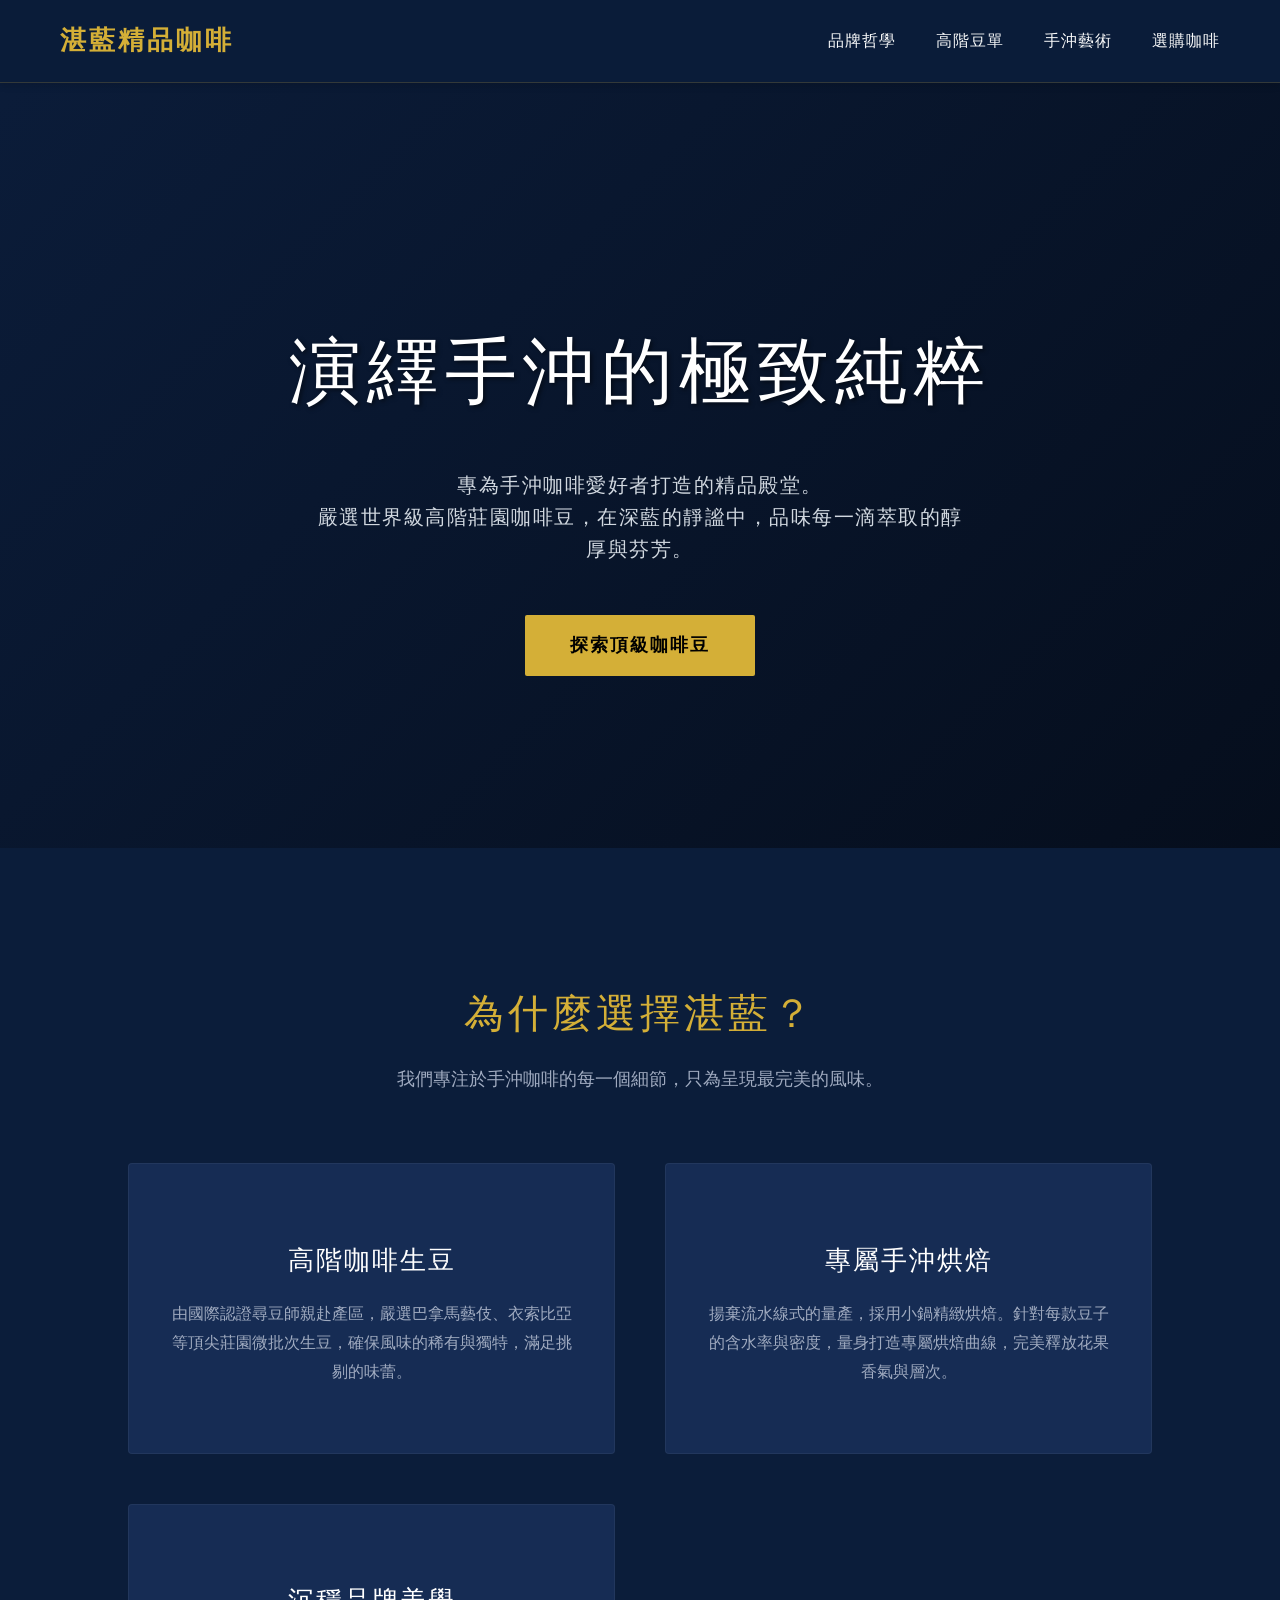
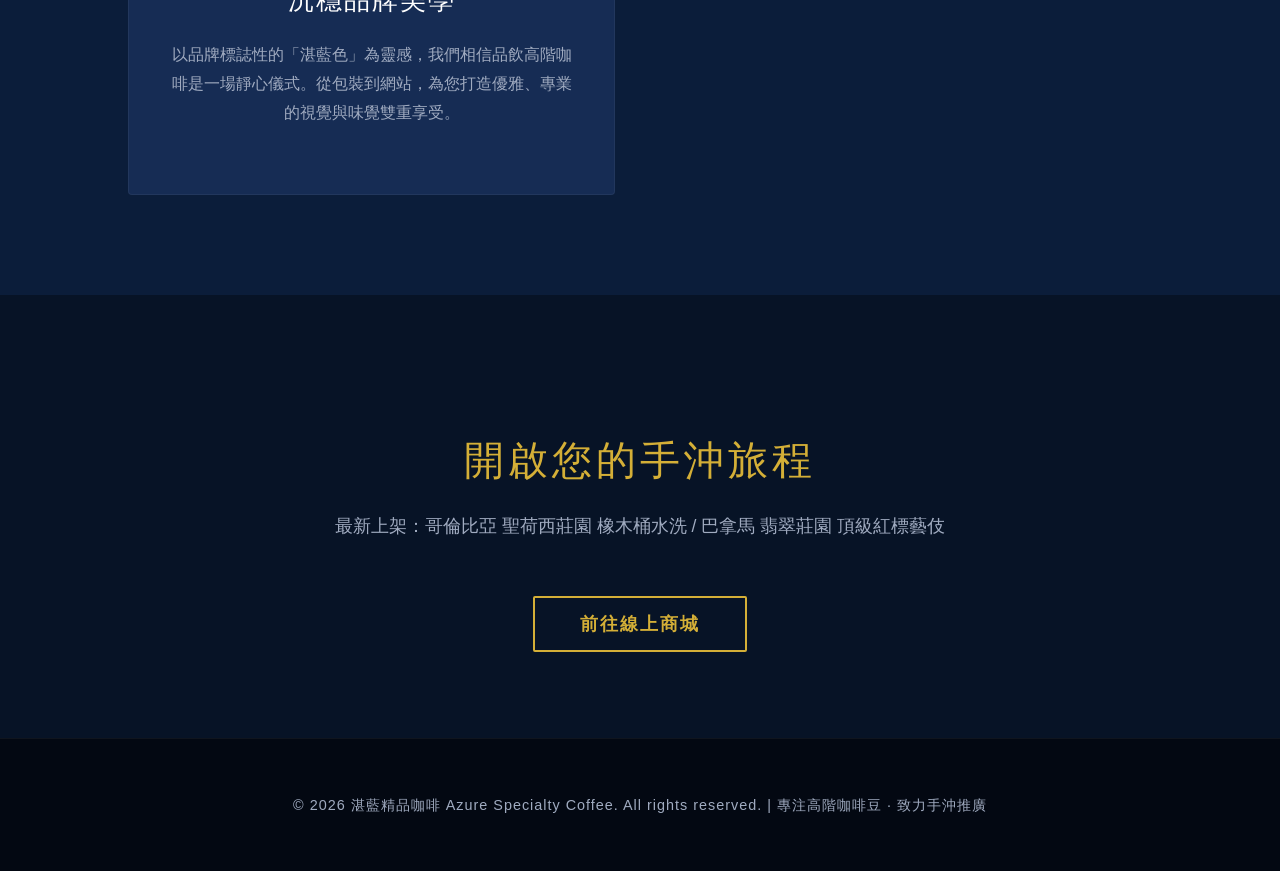
<file: w1/index.html>
<!DOCTYPE html>
<html lang="zh-TW">
<head>
    <meta charset="UTF-8">
    <meta name="viewport" content="width=device-width, initial-scale=1.0">
    <title>湛藍精品咖啡 | 頂級手沖咖啡</title>
    <style>
        :root {
            --primary-blue: #0b1d3a;
            --secondary-blue: #162c54;
            --accent-gold: #d4af37;
            --text-light: #f8f9fa;
            --text-dark: #a0abc0;
        }
        body {
            margin: 0;
            padding: 0;
            font-family: 'Helvetica Neue', Arial, 'Microsoft JhengHei', sans-serif;
            background-color: var(--primary-blue);
            color: var(--text-light);
            line-height: 1.6;
        }
        header {
            display: flex;
            justify-content: space-between;
            align-items: center;
            padding: 20px 60px;
            background-color: rgba(11, 29, 58, 0.98);
            position: sticky;
            top: 0;
            z-index: 1000;
            border-bottom: 1px solid rgba(212, 175, 55, 0.2);
            box-shadow: 0 4px 6px rgba(0,0,0,0.1);
        }
        .logo {
            font-size: 26px;
            font-weight: 700;
            color: var(--accent-gold);
            text-decoration: none;
            letter-spacing: 3px;
            display: flex;
            align-items: center;
            gap: 10px;
        }
        nav {
            display: flex;
            gap: 40px;
        }
        nav a {
            color: var(--text-light);
            text-decoration: none;
            font-size: 16px;
            letter-spacing: 1px;
            transition: color 0.3s ease;
        }
        nav a:hover {
            color: var(--accent-gold);
        }
        .hero {
            height: 85vh;
            display: flex;
            flex-direction: column;
            justify-content: center;
            align-items: center;
            text-align: center;
            background: linear-gradient(135deg, rgba(11,29,58,0.9) 0%, rgba(5,13,26,0.9) 100%), 
                        url('https://images.unsplash.com/photo-1497935586351-b67a49e012bf?ixlib=rb-1.2.1&auto=format&fit=crop&w=1920&q=80') no-repeat center center/cover;
            background-blend-mode: overlay;
            padding: 0 20px;
        }
        .hero h1 {
            font-size: 4.5rem;
            margin-bottom: 20px;
            letter-spacing: 6px;
            color: #ffffff;
            font-weight: 300;
            text-shadow: 2px 2px 4px rgba(0,0,0,0.5);
        }
        .hero p {
            font-size: 1.25rem;
            max-width: 650px;
            color: #d1d8e0;
            margin-bottom: 50px;
            letter-spacing: 1.5px;
        }
        .btn {
            padding: 16px 45px;
            background-color: var(--accent-gold);
            color: #000;
            text-decoration: none;
            font-size: 1.1rem;
            font-weight: bold;
            border-radius: 2px;
            transition: all 0.3s ease;
            letter-spacing: 2px;
        }
        .btn:hover {
            background-color: #fce28b;
            transform: translateY(-3px);
            box-shadow: 0 10px 20px rgba(0,0,0,0.2);
        }
        .section {
            padding: 100px 10%;
        }
        .section-title {
            text-align: center;
            font-size: 2.5rem;
            color: var(--accent-gold);
            margin-bottom: 20px;
            font-weight: 300;
            letter-spacing: 4px;
        }
        .section-subtitle {
            text-align: center;
            color: var(--text-dark);
            margin-bottom: 70px;
            font-size: 1.1rem;
        }
        .features {
            display: grid;
            grid-template-columns: repeat(auto-fit, minmax(320px, 1fr));
            gap: 50px;
        }
        .feature-card {
            background-color: var(--secondary-blue);
            padding: 50px 40px;
            border-radius: 4px;
            text-align: center;
            border: 1px solid rgba(255,255,255,0.05);
            transition: all 0.4s ease;
            position: relative;
            overflow: hidden;
        }
        .feature-card::before {
            content: '';
            position: absolute;
            top: 0; left: 0; width: 100%; height: 3px;
            background-color: var(--accent-gold);
            transform: scaleX(0);
            transition: transform 0.4s ease;
        }
        .feature-card:hover::before {
            transform: scaleX(1);
        }
        .feature-card:hover {
            transform: translateY(-10px);
            box-shadow: 0 15px 30px rgba(0,0,0,0.3);
            border-color: rgba(212, 175, 55, 0.3);
        }
        .feature-card h3 {
            font-size: 1.6rem;
            margin-bottom: 20px;
            color: #fff;
            font-weight: 400;
            letter-spacing: 2px;
        }
        .feature-card p {
            color: var(--text-dark);
            font-size: 1rem;
            line-height: 1.8;
        }
        .shop-section {
            background-color: #071326;
            text-align: center;
        }
        footer {
            text-align: center;
            padding: 40px;
            background-color: #030812;
            color: var(--text-dark);
            font-size: 0.9rem;
            border-top: 1px solid rgba(255,255,255,0.05);
            letter-spacing: 1px;
        }
    </style>
</head>
<body>
    <header>
        <a href="#" class="logo">湛藍精品咖啡</a>
        <nav>
            <a href="#about">品牌哲學</a>
            <a href="#beans">高階豆單</a>
            <a href="#brew">手沖藝術</a>
            <a href="#shop">選購咖啡</a>
        </nav>
    </header>

    <section class="hero">
        <h1>演繹手沖的極致純粹</h1>
        <p>專為手沖咖啡愛好者打造的精品殿堂。<br>嚴選世界級高階莊園咖啡豆，在深藍的靜謐中，品味每一滴萃取的醇厚與芬芳。</p>
        <a href="#shop" class="btn">探索頂級咖啡豆</a>
    </section>

    <section id="about" class="section">
        <h2 class="section-title">為什麼選擇湛藍？</h2>
        <p class="section-subtitle">我們專注於手沖咖啡的每一個細節，只為呈現最完美的風味。</p>
        
        <div class="features">
            <div class="feature-card">
                <h3>高階咖啡生豆</h3>
                <p>由國際認證尋豆師親赴產區，嚴選巴拿馬藝伎、衣索比亞等頂尖莊園微批次生豆，確保風味的稀有與獨特，滿足挑剔的味蕾。</p>
            </div>
            <div class="feature-card">
                <h3>專屬手沖烘焙</h3>
                <p>揚棄流水線式的量產，採用小鍋精緻烘焙。針對每款豆子的含水率與密度，量身打造專屬烘焙曲線，完美釋放花果香氣與層次。</p>
            </div>
            <div class="feature-card">
                <h3>沉穩品牌美學</h3>
                <p>以品牌標誌性的「湛藍色」為靈感，我們相信品飲高階咖啡是一場靜心儀式。從包裝到網站，為您打造優雅、專業的視覺與味覺雙重享受。</p>
            </div>
        </div>
    </section>

    <section id="shop" class="section shop-section">
        <h2 class="section-title">開啟您的手沖旅程</h2>
        <p class="section-subtitle">最新上架：哥倫比亞 聖荷西莊園 橡木桶水洗 / 巴拿馬 翡翠莊園 頂級紅標藝伎</p>
        <a href="#" class="btn" style="background-color: transparent; border: 2px solid var(--accent-gold); color: var(--accent-gold);">前往線上商城</a>
    </section>

    <footer>
        <p>&copy; 2026 湛藍精品咖啡 Azure Specialty Coffee. All rights reserved. | 專注高階咖啡豆 · 致力手沖推廣</p>
    </footer>
</body>
</html>
</file>
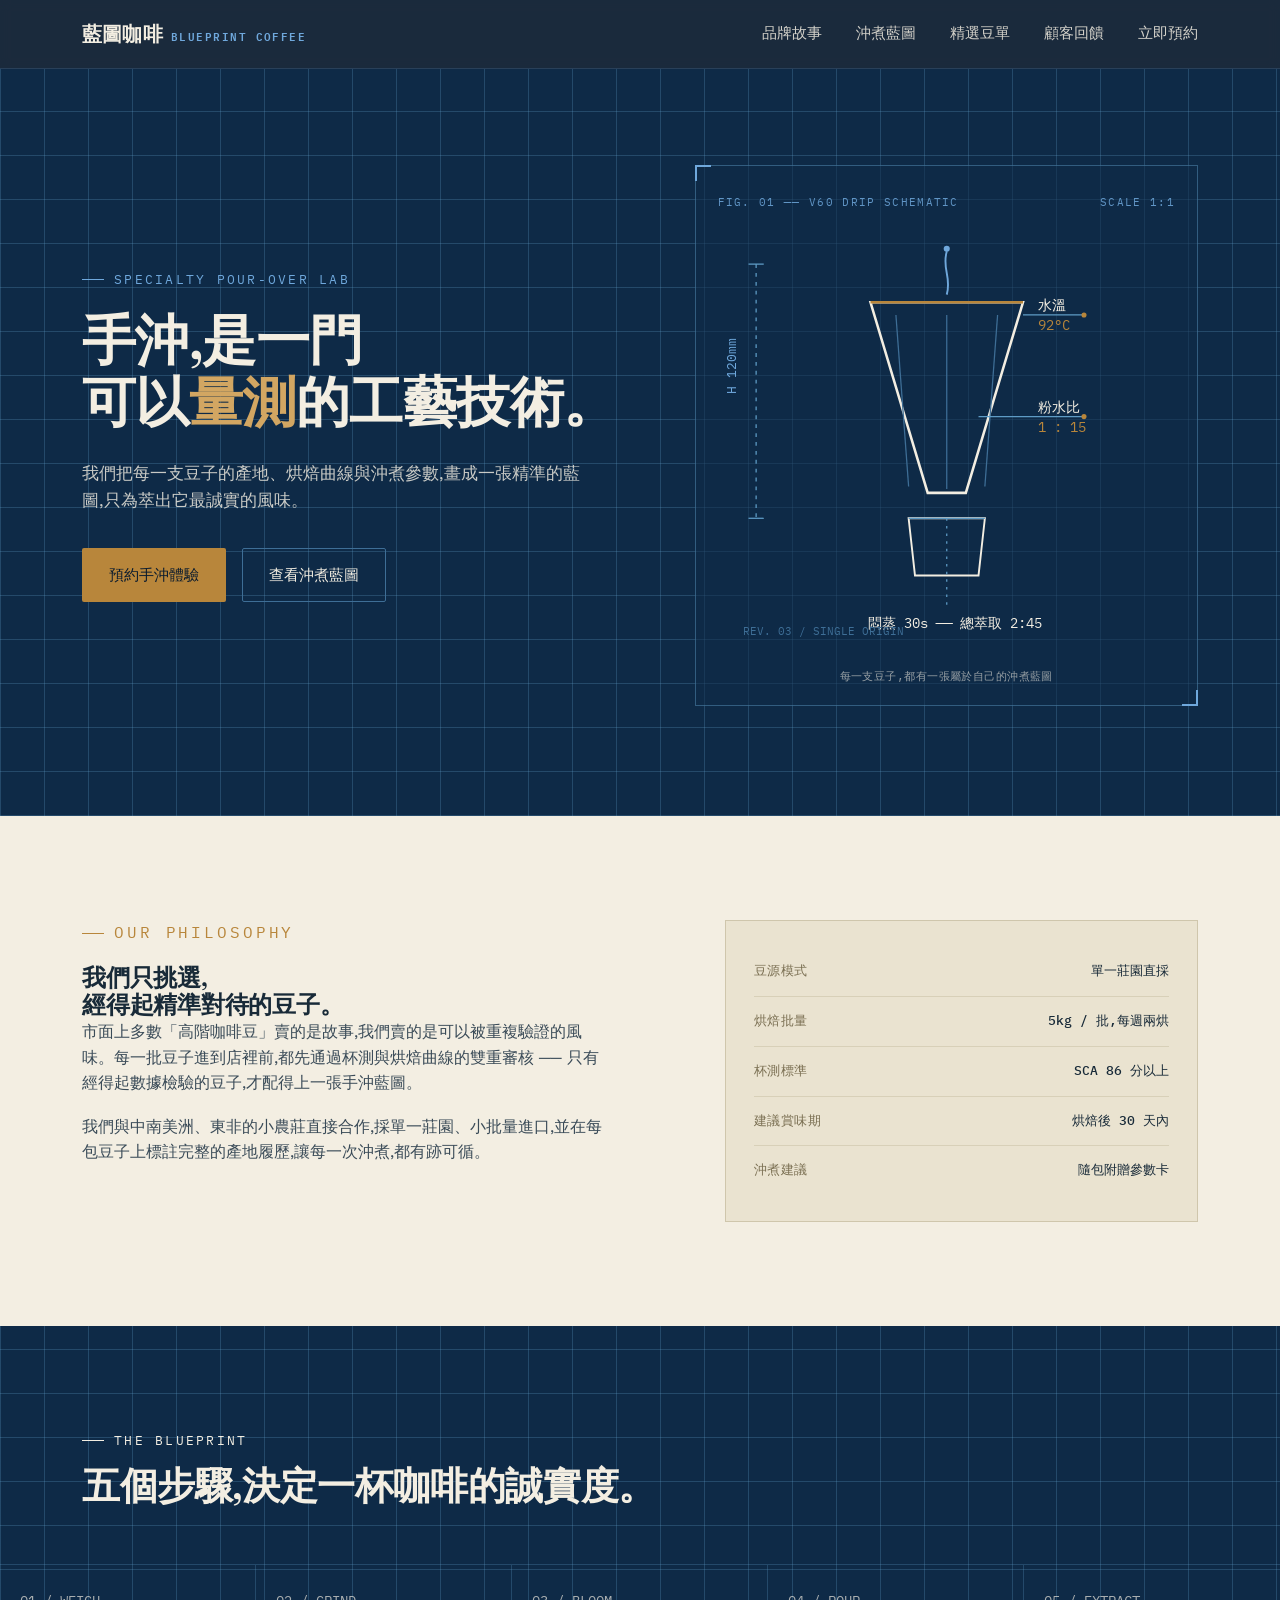
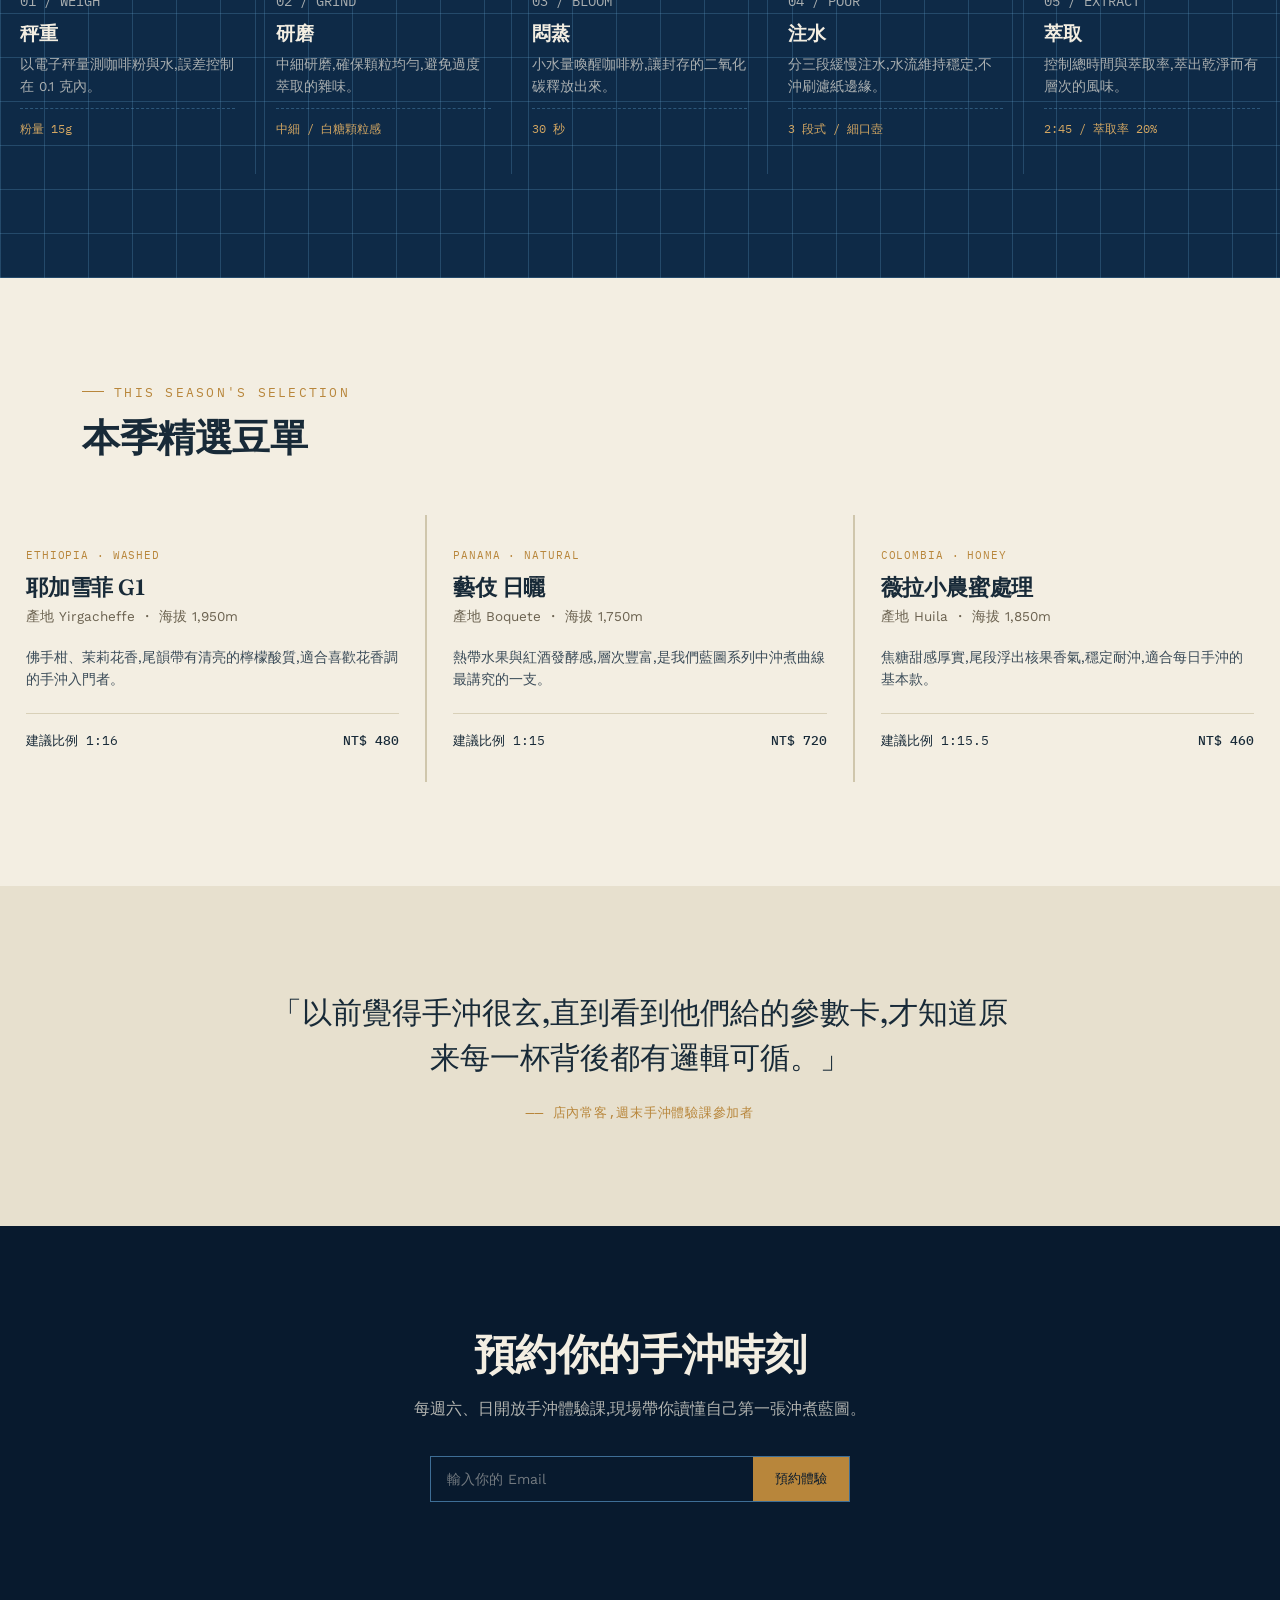
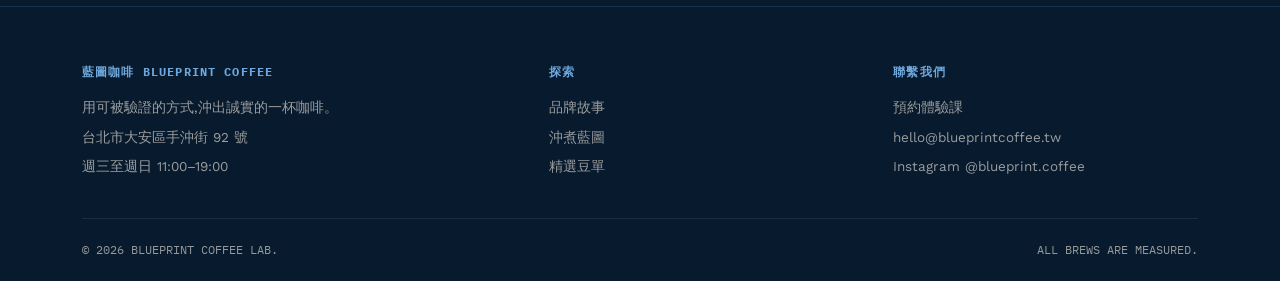
<file: week3/index.html>
<!DOCTYPE html>
<html lang="zh-Hant">
<head>
<meta charset="UTF-8">
<meta name="viewport" content="width=device-width, initial-scale=1.0">
<title>藍圖咖啡 Blueprint Coffee ── 精準手沖,誠實風味</title>
<link rel="preconnect" href="https://fonts.googleapis.com">
<link rel="preconnect" href="https://fonts.gstatic.com" crossorigin>
<link href="https://fonts.googleapis.com/css2?family=Fraunces:opsz,wght@9..144,400;9..144,500;9..144,600;9..144,700&family=Work+Sans:wght@300;400;500;600&family=IBM+Plex+Mono:wght@400;500&display=swap" rel="stylesheet">
<style>
  :root{
    --ink-black:#081A2E;
    --blueprint:#0E2A47;
    --blueprint-line:#3E6E96;
    --blueprint-line-soft:rgba(94,155,197,0.28);
    --paper:#F3EEE2;
    --paper-dim:#E7E0CE;
    --brass:#B8863B;
    --brass-light:#D2A662;
    --sky:#6FA8DC;
    --ink-on-paper:#182A38;
    --max-w:1180px;
  }

  *{margin:0;padding:0;box-sizing:border-box;}
  html{scroll-behavior:smooth;}
  body{
    font-family:'Work Sans', sans-serif;
    background:var(--paper);
    color:var(--ink-on-paper);
    line-height:1.6;
    -webkit-font-smoothing:antialiased;
  }
  a{color:inherit;text-decoration:none;}
  img,svg{display:block;max-width:100%;}
  .container{max-width:var(--max-w);margin:0 auto;padding:0 32px;}
  .eyebrow{
    font-family:'IBM Plex Mono', monospace;
    font-size:12.5px;
    letter-spacing:0.18em;
    text-transform:uppercase;
    display:flex;
    align-items:center;
    gap:10px;
  }
  .eyebrow::before{
    content:"";
    width:22px;height:1px;
    background:currentColor;
    display:inline-block;
  }
  h1,h2,h3{
    font-family:'Fraunces', serif;
    font-weight:600;
    line-height:1.15;
    letter-spacing:-0.01em;
  }
  .btn{
    display:inline-flex;
    align-items:center;
    gap:10px;
    padding:14px 26px;
    border-radius:2px;
    font-family:'Work Sans', sans-serif;
    font-size:15px;
    font-weight:500;
    border:1px solid transparent;
    cursor:pointer;
    transition:transform .25s ease, background .25s ease, border-color .25s ease, color .25s ease;
  }
  .btn:focus-visible{outline:2px solid var(--sky);outline-offset:3px;}
  .btn-primary{background:var(--brass);color:var(--ink-black);}
  .btn-primary:hover{background:var(--brass-light);transform:translateY(-1px);}
  .btn-ghost{border-color:var(--blueprint-line);color:var(--paper);}
  .btn-ghost:hover{border-color:var(--sky);color:var(--sky);}
  .btn-ghost.on-paper{border-color:var(--ink-on-paper);color:var(--ink-on-paper);}
  .btn-ghost.on-paper:hover{border-color:var(--brass);color:var(--brass);}

  /* ---------- NAV ---------- */
  header{
    position:sticky;top:0;z-index:50;
    background:rgba(8,26,46,0.92);
    backdrop-filter:blur(6px);
    border-bottom:1px solid rgba(94,155,197,0.2);
  }
  nav{
    max-width:var(--max-w);margin:0 auto;padding:18px 32px;
    display:flex;align-items:center;justify-content:space-between;
    color:var(--paper);
  }
  .logo{
    font-family:'Fraunces', serif;
    font-size:20px;font-weight:600;letter-spacing:0.01em;
    color:var(--paper);display:flex;align-items:baseline;gap:8px;
  }
  .logo span{
    font-family:'IBM Plex Mono', monospace;
    font-size:10.5px;letter-spacing:0.14em;color:var(--sky);
  }
  .nav-links{display:flex;gap:34px;font-size:14.5px;}
  .nav-links a{opacity:0.85;transition:opacity .2s;}
  .nav-links a:hover{opacity:1;color:var(--sky);}
  .nav-toggle{display:none;background:none;border:none;color:var(--paper);font-size:24px;cursor:pointer;}

  @media (max-width:860px){
    .nav-links{
      position:absolute;top:100%;left:0;right:0;
      background:var(--ink-black);
      flex-direction:column;gap:0;
      max-height:0;overflow:hidden;
      transition:max-height .3s ease;
    }
    .nav-links.open{max-height:320px;}
    .nav-links a{padding:16px 32px;border-top:1px solid rgba(94,155,197,0.15);}
    .nav-toggle{display:block;}
  }

  /* ---------- HERO ---------- */
  .hero{
    background:
      repeating-linear-gradient(0deg, var(--blueprint-line-soft) 0, var(--blueprint-line-soft) 1px, transparent 1px, transparent 44px),
      repeating-linear-gradient(90deg, var(--blueprint-line-soft) 0, var(--blueprint-line-soft) 1px, transparent 1px, transparent 44px),
      var(--blueprint);
    color:var(--paper);
    padding:96px 0 110px;
    position:relative;
    overflow:hidden;
  }
  .hero-grid{
    max-width:var(--max-w);margin:0 auto;padding:0 32px;
    display:grid;grid-template-columns:1.05fr 0.95fr;gap:56px;align-items:center;
  }
  .hero h1{font-size:clamp(34px,4.6vw,54px);margin:20px 0 26px;color:var(--paper);}
  .hero h1 em{font-style:normal;color:var(--brass-light);}
  .hero p.lede{font-size:17px;max-width:46ch;color:rgba(243,238,226,0.82);margin-bottom:34px;}
  .hero-cta{display:flex;gap:16px;flex-wrap:wrap;}
  .hero-eyebrow{color:var(--sky);margin-bottom:6px;}

  .blueprint-plate{
    position:relative;
    border:1px solid rgba(94,155,197,0.45);
    background:rgba(15,42,71,0.55);
    padding:28px 22px 20px;
  }
  .blueprint-plate::before,.blueprint-plate::after,
  .plate-corner-tl,.plate-corner-br{
    content:"";position:absolute;width:14px;height:14px;
    border-color:var(--sky);
  }
  .blueprint-plate::before{top:-1px;left:-1px;border-top:2px solid var(--sky);border-left:2px solid var(--sky);}
  .blueprint-plate::after{bottom:-1px;right:-1px;border-bottom:2px solid var(--sky);border-right:2px solid var(--sky);}
  .plate-label{
    font-family:'IBM Plex Mono', monospace;font-size:11px;letter-spacing:0.12em;
    color:var(--sky);display:flex;justify-content:space-between;margin-bottom:14px;opacity:0.85;
  }
  .plate-caption{
    font-family:'IBM Plex Mono', monospace;font-size:11px;color:rgba(243,238,226,0.6);
    text-align:center;margin-top:10px;letter-spacing:0.04em;
  }

  @media (max-width:900px){
    .hero-grid{grid-template-columns:1fr;}
    .hero{padding:64px 0 76px;}
  }

  /* ---------- SECTION SHARED ---------- */
  section{padding:104px 0;}
  .section-head{max-width:640px;margin-bottom:56px;}
  .section-head h2{font-size:clamp(26px,3.2vw,38px);margin-top:14px;}
  .on-dark{background:var(--ink-black);color:var(--paper);}
  .on-dark .eyebrow{color:var(--sky);}
  .on-paper .eyebrow{color:var(--brass);}

  /* ---------- ABOUT / SPEC SHEET ---------- */
  .about-grid{display:grid;grid-template-columns:1.1fr 0.9fr;gap:64px;align-items:start;}
  .about-grid p{font-size:16px;color:#3a4b58;max-width:52ch;margin-bottom:18px;}
  .spec-sheet{border:1px solid #cfc6ac;background:#EAE3D0;padding:26px 28px;}
  .spec-row{
    display:flex;justify-content:space-between;gap:20px;
    padding:14px 0;border-bottom:1px solid #d8d0b8;
    font-family:'IBM Plex Mono', monospace;font-size:13px;
  }
  .spec-row:last-child{border-bottom:none;}
  .spec-row dt{color:#7a6f52;letter-spacing:0.04em;}
  .spec-row dd{font-weight:500;color:var(--ink-on-paper);text-align:right;}

  @media (max-width:860px){ .about-grid{grid-template-columns:1fr;} }

  /* ---------- PROCESS BLUEPRINT ---------- */
  .process{
    background:
      repeating-linear-gradient(0deg, var(--blueprint-line-soft) 0, var(--blueprint-line-soft) 1px, transparent 1px, transparent 44px),
      repeating-linear-gradient(90deg, var(--blueprint-line-soft) 0, var(--blueprint-line-soft) 1px, transparent 1px, transparent 44px),
      var(--blueprint);
    color:var(--paper);
  }
  .steps{
    display:grid;grid-template-columns:repeat(5,1fr);gap:0;
    border-top:1px solid var(--blueprint-line-soft);
  }
  .step{
    padding:26px 20px;border-right:1px solid var(--blueprint-line-soft);position:relative;
  }
  .step:last-child{border-right:none;}
  .step-index{font-family:'IBM Plex Mono', monospace;font-size:12px;color:var(--sky);margin-bottom:14px;}
  .step h3{font-size:19px;color:var(--paper);margin-bottom:10px;font-weight:600;}
  .step p{font-size:13.5px;color:rgba(243,238,226,0.68);margin-bottom:10px;}
  .step .metric{
    font-family:'IBM Plex Mono', monospace;font-size:12px;color:var(--brass-light);
    border-top:1px dashed rgba(94,155,197,0.4);padding-top:10px;
  }
  @media (max-width:960px){
    .steps{grid-template-columns:1fr 1fr;}
    .step{border-right:1px solid var(--blueprint-line-soft);border-bottom:1px solid var(--blueprint-line-soft);}
    .step:nth-child(2n){border-right:none;}
  }
  @media (max-width:560px){
    .steps{grid-template-columns:1fr;}
    .step{border-right:none;}
  }

  /* ---------- BEANS ---------- */
  .bean-grid{display:grid;grid-template-columns:repeat(3,1fr);gap:2px;background:#cfc6ac;}
  .bean-card{
    background:var(--paper);padding:32px 26px;position:relative;
    display:flex;flex-direction:column;height:100%;
  }
  .bean-tag{
    font-family:'IBM Plex Mono', monospace;font-size:11px;color:var(--brass);
    letter-spacing:0.08em;margin-bottom:10px;
  }
  .bean-card h3{font-size:22px;margin-bottom:6px;}
  .bean-origin{font-size:13.5px;color:#6b6250;margin-bottom:18px;}
  .bean-notes{font-size:14px;color:#3a4b58;margin-bottom:22px;flex-grow:1;}
  .bean-meta{
    display:flex;justify-content:space-between;align-items:center;
    border-top:1px solid #d8d0b8;padding-top:16px;
    font-family:'IBM Plex Mono', monospace;font-size:12.5px;
  }
  .bean-price{color:var(--ink-on-paper);font-weight:500;}
  @media (max-width:900px){ .bean-grid{grid-template-columns:1fr 1fr;} }
  @media (max-width:600px){ .bean-grid{grid-template-columns:1fr;} }

  /* ---------- QUOTE ---------- */
  .quote-section{background:var(--paper-dim);}
  .quote-wrap{max-width:760px;margin:0 auto;text-align:center;}
  blockquote{
    font-family:'Fraunces', serif;font-size:clamp(22px,2.6vw,30px);
    font-weight:500;line-height:1.5;color:var(--ink-on-paper);margin-bottom:22px;
  }
  .quote-attr{font-family:'IBM Plex Mono', monospace;font-size:12.5px;color:var(--brass);letter-spacing:0.06em;}

  /* ---------- CTA / FOOTER ---------- */
  .cta-section{background:var(--ink-black);color:var(--paper);text-align:center;}
  .cta-section h2{font-size:clamp(28px,3.6vw,42px);margin-bottom:18px;}
  .cta-section p{color:rgba(243,238,226,0.72);max-width:48ch;margin:0 auto 34px;}
  .cta-form{
    display:flex;max-width:420px;margin:0 auto;gap:0;border:1px solid var(--blueprint-line);
  }
  .cta-form input{
    flex:1;background:transparent;border:none;padding:14px 16px;
    color:var(--paper);font-family:'Work Sans', sans-serif;font-size:14px;
  }
  .cta-form input::placeholder{color:rgba(243,238,226,0.45);}
  .cta-form input:focus{outline:none;}
  .cta-form button{
    background:var(--brass);color:var(--ink-black);border:none;
    padding:0 22px;font-weight:500;cursor:pointer;font-family:'Work Sans', sans-serif;
    transition:background .2s;
  }
  .cta-form button:hover{background:var(--brass-light);}

  footer{background:var(--ink-black);border-top:1px solid rgba(94,155,197,0.18);color:rgba(243,238,226,0.6);}
  .footer-grid{
    display:grid;grid-template-columns:1.4fr 1fr 1fr;gap:40px;padding:56px 0 32px;
    font-size:13.5px;
  }
  .footer-grid h4{
    font-family:'IBM Plex Mono', monospace;font-size:11.5px;letter-spacing:0.1em;
    color:var(--sky);margin-bottom:16px;text-transform:uppercase;
  }
  .footer-grid p, .footer-grid a{display:block;margin-bottom:8px;color:rgba(243,238,226,0.62);}
  .footer-grid a:hover{color:var(--paper);}
  .footer-bottom{
    border-top:1px solid rgba(94,155,197,0.15);padding:22px 0;
    font-family:'IBM Plex Mono', monospace;font-size:11.5px;
    display:flex;justify-content:space-between;flex-wrap:wrap;gap:10px;
  }
  @media (max-width:700px){ .footer-grid{grid-template-columns:1fr;} }

  /* ---------- REVEAL ---------- */
  .reveal{opacity:0;transform:translateY(18px);transition:opacity .7s ease, transform .7s ease;}
  .reveal.in{opacity:1;transform:translateY(0);}
  @media (prefers-reduced-motion: reduce){
    .reveal{opacity:1;transform:none;transition:none;}
    html{scroll-behavior:auto;}
  }
</style>
</head>
<body>

<header>
  <nav>
    <a href="#top" class="logo">藍圖咖啡<span>BLUEPRINT COFFEE</span></a>
    <button class="nav-toggle" id="navToggle" aria-label="開啟選單" aria-expanded="false">☰</button>
    <div class="nav-links" id="navLinks">
      <a href="#about">品牌故事</a>
      <a href="#process">沖煮藍圖</a>
      <a href="#beans">精選豆單</a>
      <a href="#quote">顧客回饋</a>
      <a href="#cta">立即預約</a>
    </div>
  </nav>
</header>

<section class="hero" id="top">
  <div class="hero-grid">
    <div>
      <p class="eyebrow hero-eyebrow">SPECIALTY POUR-OVER LAB</p>
      <h1>手沖,是一門<br>可以<em>量測</em>的工藝技術。</h1>
      <p class="lede">我們把每一支豆子的產地、烘焙曲線與沖煮參數,畫成一張精準的藍圖,只為萃出它最誠實的風味。</p>
      <div class="hero-cta">
        <a href="#cta" class="btn btn-primary">預約手沖體驗</a>
        <a href="#process" class="btn btn-ghost">查看沖煮藍圖</a>
      </div>
    </div>

    <div class="blueprint-plate reveal">
      <div class="plate-label"><span>FIG. 01 ── V60 DRIP SCHEMATIC</span><span>SCALE 1:1</span></div>
      <svg viewBox="0 0 360 340" xmlns="http://www.w3.org/2000/svg" role="img" aria-label="V60 手沖濾杯示意圖,標註水溫、粉水比、悶蒸與總萃取時間">
        <!-- dimension lines -->
        <line x1="30" y1="30" x2="30" y2="230" stroke="#5E9BC5" stroke-width="1" stroke-dasharray="3 4"/>
        <line x1="24" y1="30" x2="36" y2="30" stroke="#5E9BC5" stroke-width="1"/>
        <line x1="24" y1="230" x2="36" y2="230" stroke="#5E9BC5" stroke-width="1"/>
        <text x="14" y="132" fill="#6FA8DC" font-size="10" font-family="IBM Plex Mono, monospace" transform="rotate(-90 14 132)">H 120mm</text>

        <!-- dripper cone -->
        <path d="M120 60 L240 60 L195 210 L165 210 Z" fill="none" stroke="#F3EEE2" stroke-width="2"/>
        <path d="M120 60 L240 60" stroke="#B8863B" stroke-width="2"/>
        <!-- ribs -->
        <line x1="140" y1="70" x2="150" y2="205" stroke="#3E6E96" stroke-width="1"/>
        <line x1="180" y1="70" x2="180" y2="207" stroke="#3E6E96" stroke-width="1"/>
        <line x1="220" y1="70" x2="210" y2="205" stroke="#3E6E96" stroke-width="1"/>

        <!-- server -->
        <path d="M150 230 L210 230 L205 275 L155 275 Z" fill="none" stroke="#F3EEE2" stroke-width="1.5"/>
        <line x1="150" y1="230" x2="210" y2="230" stroke="#5E9BC5" stroke-width="1"/>

        <!-- pour line + droplets -->
        <path d="M180 20 C176 34, 184 40, 180 54" stroke="#6FA8DC" stroke-width="1.5" fill="none"/>
        <circle cx="180" cy="18" r="2.4" fill="#6FA8DC"/>

        <!-- annotation callouts -->
        <line x1="240" y1="70" x2="288" y2="70" stroke="#5E9BC5" stroke-width="1"/>
        <circle cx="288" cy="70" r="2" fill="#B8863B"/>
        <text x="252" y="66" fill="#F3EEE2" font-size="11" font-family="IBM Plex Mono, monospace">水溫</text>
        <text x="252" y="82" fill="#B8863B" font-size="11" font-family="IBM Plex Mono, monospace">92°C</text>

        <line x1="205" y1="150" x2="288" y2="150" stroke="#5E9BC5" stroke-width="1"/>
        <circle cx="288" cy="150" r="2" fill="#B8863B"/>
        <text x="252" y="146" fill="#F3EEE2" font-size="11" font-family="IBM Plex Mono, monospace">粉水比</text>
        <text x="252" y="162" fill="#B8863B" font-size="11" font-family="IBM Plex Mono, monospace">1 : 15</text>

        <line x1="180" y1="230" x2="180" y2="300" stroke="#5E9BC5" stroke-width="1" stroke-dasharray="2 4"/>
        <text x="118" y="316" fill="#F3EEE2" font-size="11" font-family="IBM Plex Mono, monospace">悶蒸 30s ── 總萃取 2:45</text>

        <!-- corner tick -->
        <text x="20" y="322" fill="#3E6E96" font-size="9" font-family="IBM Plex Mono, monospace">REV. 03 / SINGLE ORIGIN</text>
      </svg>
      <p class="plate-caption">每一支豆子,都有一張屬於自己的沖煮藍圖</p>
    </div>
  </div>
</section>

<section class="on-paper" id="about">
  <div class="container">
    <div class="about-grid">
      <div class="reveal">
        <p class="eyebrow">OUR PHILOSOPHY</p>
        <h2>我們只挑選,<br>經得起精準對待的豆子。</h2>
        <p>市面上多數「高階咖啡豆」賣的是故事,我們賣的是可以被重複驗證的風味。每一批豆子進到店裡前,都先通過杯測與烘焙曲線的雙重審核 ── 只有經得起數據檢驗的豆子,才配得上一張手沖藍圖。</p>
        <p>我們與中南美洲、東非的小農莊直接合作,採單一莊園、小批量進口,並在每包豆子上標註完整的產地履歷,讓每一次沖煮,都有跡可循。</p>
      </div>
      <dl class="spec-sheet reveal">
        <div class="spec-row"><dt>豆源模式</dt><dd>單一莊園直採</dd></div>
        <div class="spec-row"><dt>烘焙批量</dt><dd>5kg / 批,每週兩烘</dd></div>
        <div class="spec-row"><dt>杯測標準</dt><dd>SCA 86 分以上</dd></div>
        <div class="spec-row"><dt>建議賞味期</dt><dd>烘焙後 30 天內</dd></div>
        <div class="spec-row"><dt>沖煮建議</dt><dd>隨包附贈參數卡</dd></div>
      </dl>
    </div>
  </div>
</section>

<section class="process" id="process">
  <div class="container">
    <div class="section-head reveal">
      <p class="eyebrow">THE BLUEPRINT</p>
      <h2>五個步驟,決定一杯咖啡的誠實度。</h2>
    </div>
  </div>
  <div class="steps reveal">
    <div class="step">
      <p class="step-index">01 / WEIGH</p>
      <h3>秤重</h3>
      <p>以電子秤量測咖啡粉與水,誤差控制在 0.1 克內。</p>
      <p class="metric">粉量 15g</p>
    </div>
    <div class="step">
      <p class="step-index">02 / GRIND</p>
      <h3>研磨</h3>
      <p>中細研磨,確保顆粒均勻,避免過度萃取的雜味。</p>
      <p class="metric">中細 / 白糖顆粒感</p>
    </div>
    <div class="step">
      <p class="step-index">03 / BLOOM</p>
      <h3>悶蒸</h3>
      <p>小水量喚醒咖啡粉,讓封存的二氧化碳釋放出來。</p>
      <p class="metric">30 秒</p>
    </div>
    <div class="step">
      <p class="step-index">04 / POUR</p>
      <h3>注水</h3>
      <p>分三段緩慢注水,水流維持穩定,不沖刷濾紙邊緣。</p>
      <p class="metric">3 段式 / 細口壺</p>
    </div>
    <div class="step">
      <p class="step-index">05 / EXTRACT</p>
      <h3>萃取</h3>
      <p>控制總時間與萃取率,萃出乾淨而有層次的風味。</p>
      <p class="metric">2:45 / 萃取率 20%</p>
    </div>
  </div>
</section>

<section class="on-paper" id="beans">
  <div class="container">
    <div class="section-head reveal">
      <p class="eyebrow">THIS SEASON'S SELECTION</p>
      <h2>本季精選豆單</h2>
    </div>
  </div>
  <div class="bean-grid reveal">
    <div class="bean-card">
      <p class="bean-tag">ETHIOPIA · WASHED</p>
      <h3>耶加雪菲 G1</h3>
      <p class="bean-origin">產地 Yirgacheffe ・ 海拔 1,950m</p>
      <p class="bean-notes">佛手柑、茉莉花香,尾韻帶有清亮的檸檬酸質,適合喜歡花香調的手沖入門者。</p>
      <div class="bean-meta"><span>建議比例 1:16</span><span class="bean-price">NT$ 480</span></div>
    </div>
    <div class="bean-card">
      <p class="bean-tag">PANAMA · NATURAL</p>
      <h3>藝伎 日曬</h3>
      <p class="bean-origin">產地 Boquete ・ 海拔 1,750m</p>
      <p class="bean-notes">熱帶水果與紅酒發酵感,層次豐富,是我們藍圖系列中沖煮曲線最講究的一支。</p>
      <div class="bean-meta"><span>建議比例 1:15</span><span class="bean-price">NT$ 720</span></div>
    </div>
    <div class="bean-card">
      <p class="bean-tag">COLOMBIA · HONEY</p>
      <h3>薇拉小農蜜處理</h3>
      <p class="bean-origin">產地 Huila ・ 海拔 1,850m</p>
      <p class="bean-notes">焦糖甜感厚實,尾段浮出核果香氣,穩定耐沖,適合每日手沖的基本款。</p>
      <div class="bean-meta"><span>建議比例 1:15.5</span><span class="bean-price">NT$ 460</span></div>
    </div>
  </div>
</section>

<section class="quote-section" id="quote">
  <div class="container">
    <div class="quote-wrap reveal">
      <blockquote>「以前覺得手沖很玄,直到看到他們給的參數卡,才知道原来每一杯背後都有邏輯可循。」</blockquote>
      <p class="quote-attr">── 店內常客,週末手沖體驗課參加者</p>
    </div>
  </div>
</section>

<section class="cta-section" id="cta">
  <div class="container">
    <h2 class="reveal">預約你的手沖時刻</h2>
    <p class="reveal">每週六、日開放手沖體驗課,現場帶你讀懂自己第一張沖煮藍圖。</p>
    <form class="cta-form reveal" onsubmit="event.preventDefault(); this.querySelector('button').textContent='已收到,我們會盡快聯繫';">
      <input type="email" placeholder="輸入你的 Email" required aria-label="Email">
      <button type="submit">預約體驗</button>
    </form>
  </div>
</section>

<footer>
  <div class="container">
    <div class="footer-grid">
      <div>
        <h4>藍圖咖啡 BLUEPRINT COFFEE</h4>
        <p>用可被驗證的方式,沖出誠實的一杯咖啡。</p>
        <p>台北市大安區手沖街 92 號</p>
        <p>週三至週日 11:00–19:00</p>
      </div>
      <div>
        <h4>探索</h4>
        <a href="#about">品牌故事</a>
        <a href="#process">沖煮藍圖</a>
        <a href="#beans">精選豆單</a>
      </div>
      <div>
        <h4>聯繫我們</h4>
        <a href="#cta">預約體驗課</a>
        <a href="mailto:hello@blueprintcoffee.tw">hello@blueprintcoffee.tw</a>
        <a href="#top">Instagram @blueprint.coffee</a>
      </div>
    </div>
    <div class="footer-bottom">
      <span>© 2026 BLUEPRINT COFFEE LAB.</span>
      <span>ALL BREWS ARE MEASURED.</span>
    </div>
  </div>
</footer>

<script>
  // mobile nav toggle
  const navToggle = document.getElementById('navToggle');
  const navLinks = document.getElementById('navLinks');
  navToggle.addEventListener('click', () => {
    const isOpen = navLinks.classList.toggle('open');
    navToggle.setAttribute('aria-expanded', isOpen);
  });
  navLinks.querySelectorAll('a').forEach(a => a.addEventListener('click', () => {
    navLinks.classList.remove('open');
    navToggle.setAttribute('aria-expanded', 'false');
  }));

  // scroll reveal
  const prefersReduced = window.matchMedia('(prefers-reduced-motion: reduce)').matches;
  if (!prefersReduced && 'IntersectionObserver' in window) {
    const io = new IntersectionObserver((entries) => {
      entries.forEach(entry => {
        if (entry.isIntersecting) {
          entry.target.classList.add('in');
          io.unobserve(entry.target);
        }
      });
    }, { threshold: 0.15 });
    document.querySelectorAll('.reveal').forEach(el => io.observe(el));
  } else {
    document.querySelectorAll('.reveal').forEach(el => el.classList.add('in'));
  }
</script>

</body>
</html>
</file>
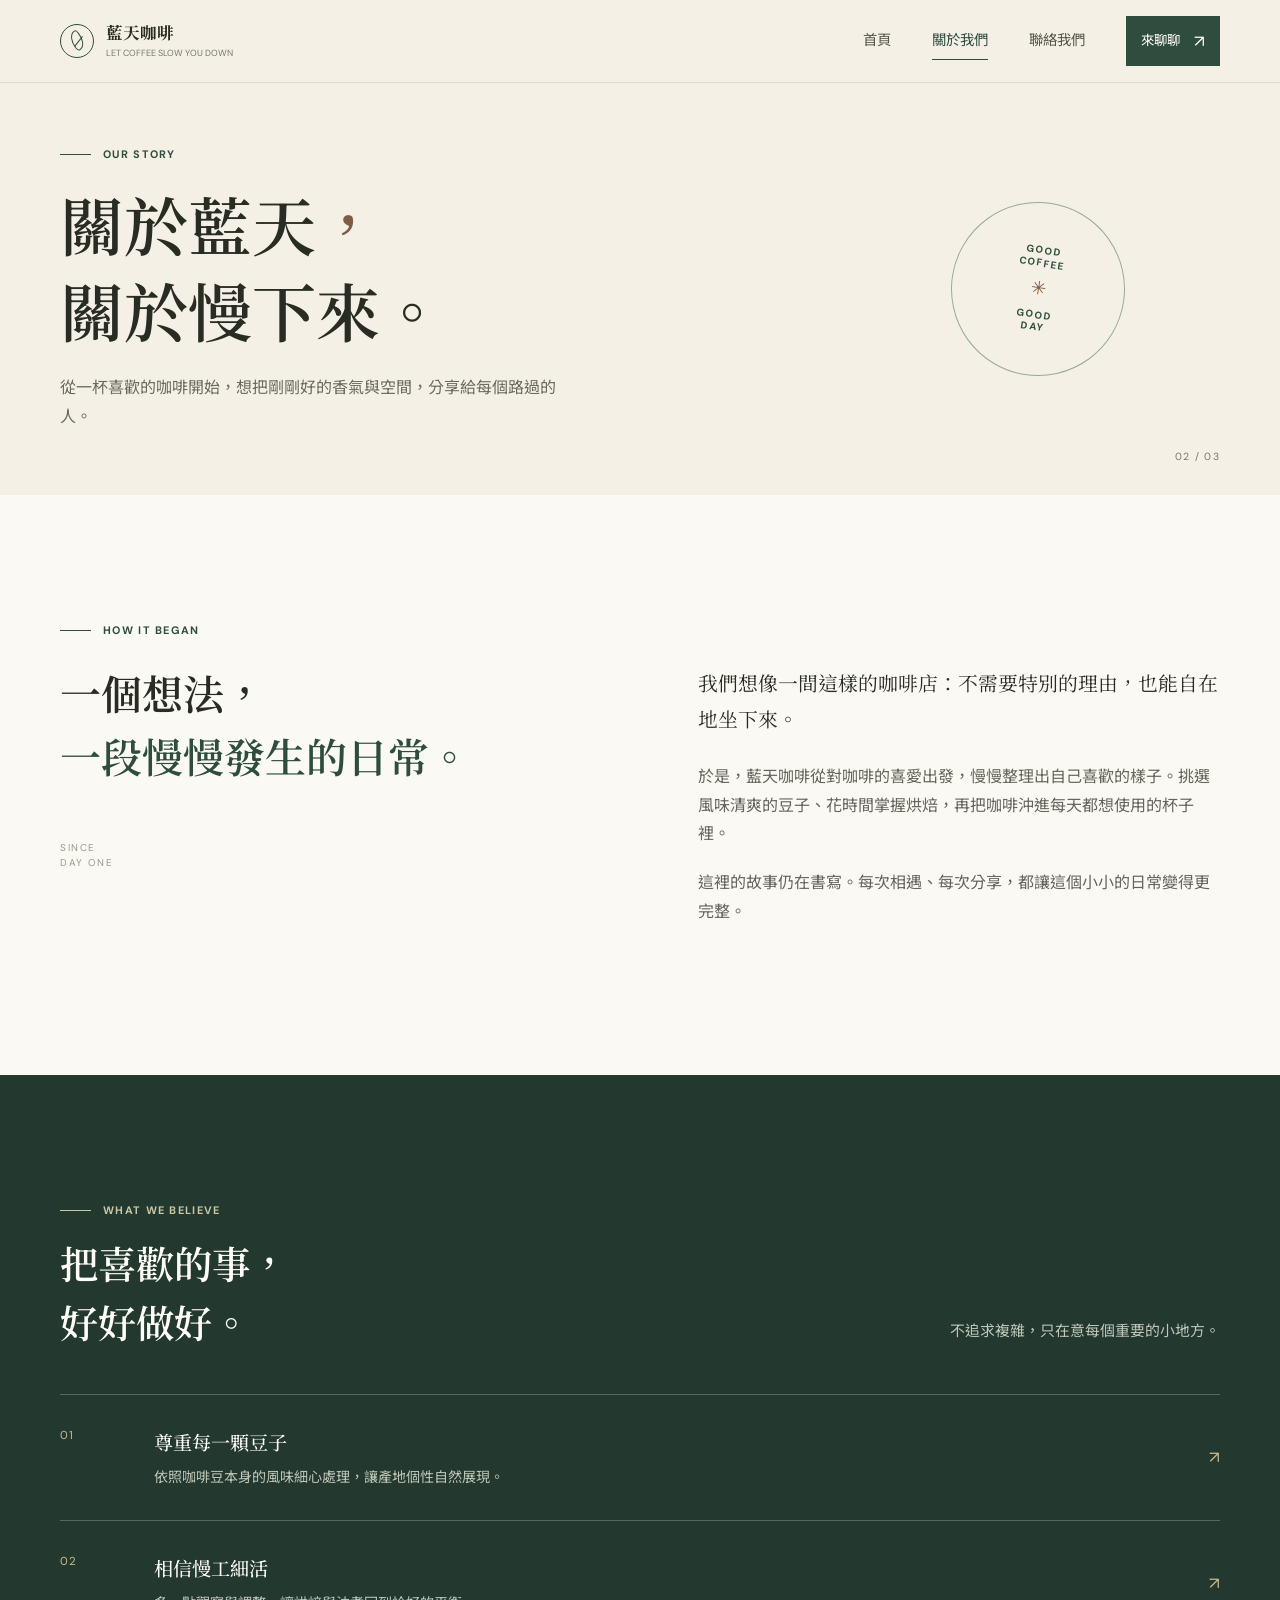
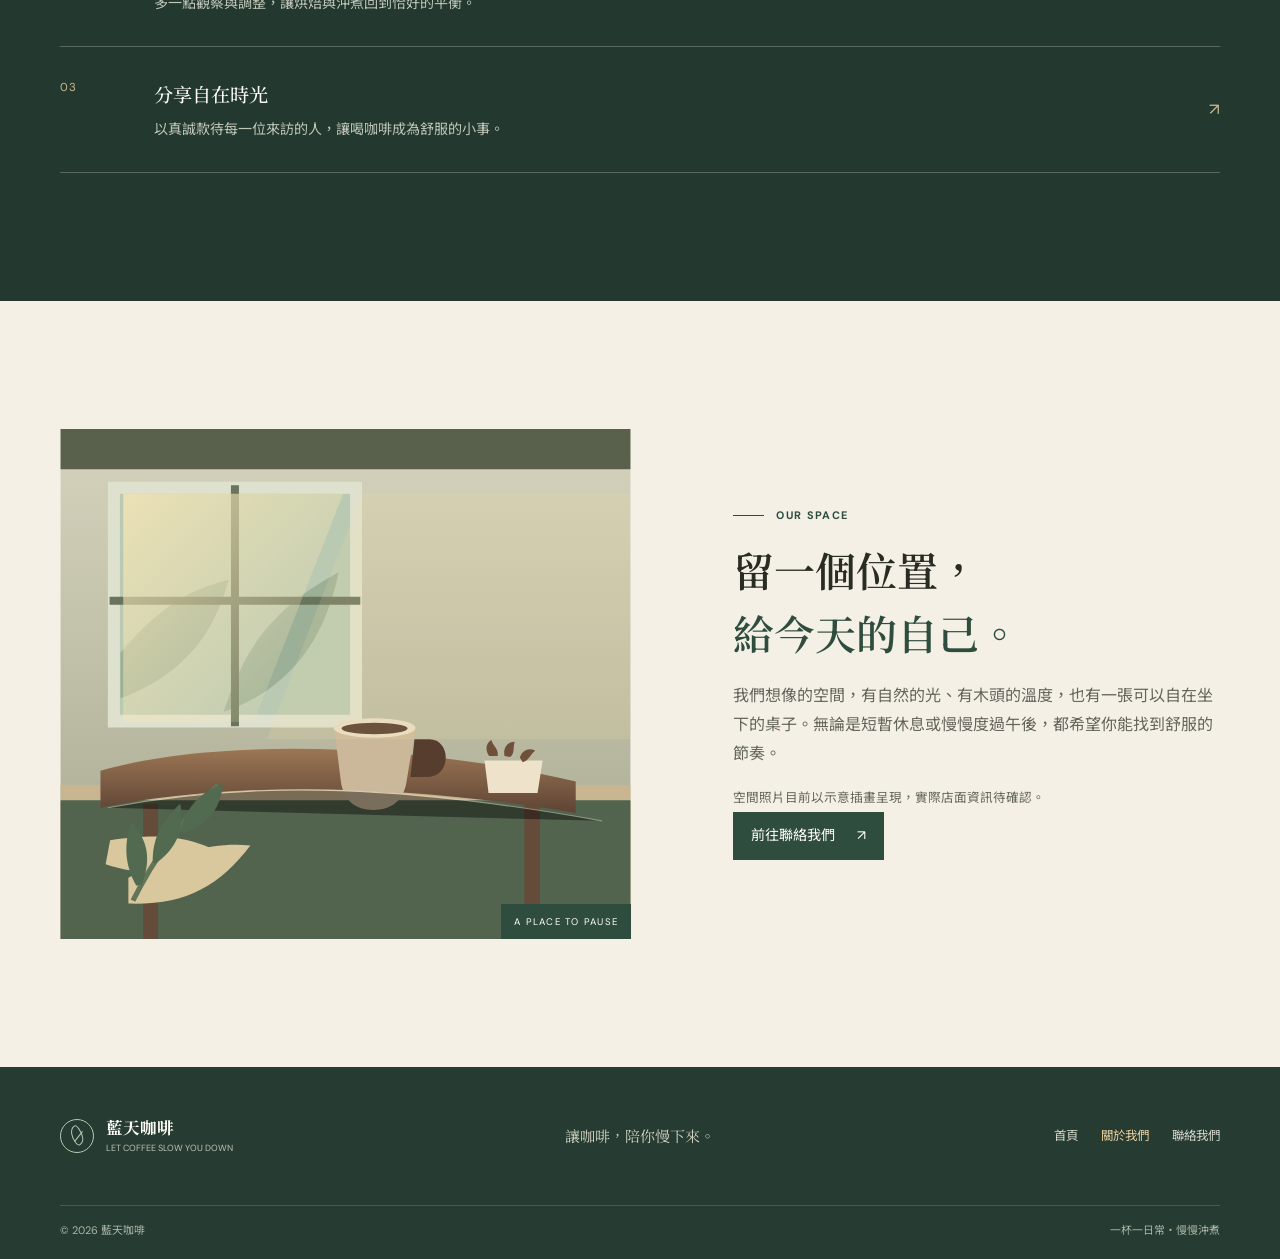
<file: pages/about.html>
<!doctype html>
<html lang="zh-Hant">
<head>
  <meta charset="utf-8">
  <meta name="viewport" content="width=device-width, initial-scale=1">
  <meta name="description" content="認識藍天咖啡的起點、經營理念，以及我們想分享的自在咖啡時光。">
  <meta name="theme-color" content="#f4f0e6">
  <title>關於我們｜藍天咖啡</title>
  <link rel="stylesheet" href="assets/css/site.css">
  <script src="assets/js/site.js" defer></script>
</head>
<body>
  <a class="skip-link" href="#main">跳至主要內容</a>
  <header class="site-header">
    <div class="container header-inner">
      <a class="brand" href="index.html" aria-label="藍天咖啡首頁"><span class="brand-mark" aria-hidden="true"></span><span class="brand-copy"><strong>藍天咖啡</strong><small>LET COFFEE SLOW YOU DOWN</small></span></a>
      <button class="menu-toggle" type="button" aria-expanded="false" aria-controls="site-nav" aria-label="開啟導覽選單" data-menu-toggle><span></span><span></span></button>
      <nav class="site-nav" id="site-nav" aria-label="主要導覽" data-site-nav>
        <a href="index.html">首頁</a><a href="about.html" aria-current="page">關於我們</a><a href="contact.html">聯絡我們</a><a class="nav-cta" href="contact.html">來聊聊 <span aria-hidden="true">↗</span></a>
      </nav>
    </div>
  </header>

  <main id="main">
    <section class="page-masthead about-masthead" aria-labelledby="page-title">
      <div class="container masthead-inner">
        <div class="masthead-copy"><p class="eyebrow"><span class="eyebrow-line"></span>OUR STORY</p><h1 id="page-title">關於藍天<span>，</span><br>關於慢下來。</h1><p>從一杯喜歡的咖啡開始，想把剛剛好的香氣與空間，分享給每個路過的人。</p></div>
        <div class="masthead-stamp" aria-hidden="true"><span>GOOD<br>COFFEE</span><i>✳</i><span>GOOD<br>DAY</span></div>
        <span class="masthead-index" aria-hidden="true">02 / 03</span>
      </div>
    </section>

    <section class="story-section section-pad" aria-labelledby="story-title">
      <div class="container story-grid">
        <div class="story-heading"><p class="eyebrow"><span class="eyebrow-line"></span>HOW IT BEGAN</p><h2 id="story-title">一個想法，<br><em>一段慢慢發生的日常。</em></h2><span class="story-aside" aria-hidden="true">SINCE<br>DAY ONE</span></div>
        <div class="story-copy"><p class="story-lead">我們想像一間這樣的咖啡店：不需要特別的理由，也能自在地坐下來。</p><p>於是，藍天咖啡從對咖啡的喜愛出發，慢慢整理出自己喜歡的樣子。挑選風味清爽的豆子、花時間掌握烘焙，再把咖啡沖進每天都想使用的杯子裡。</p><p>這裡的故事仍在書寫。每次相遇、每次分享，都讓這個小小的日常變得更完整。</p></div>
      </div>
    </section>

    <section class="belief-section section-pad" aria-labelledby="belief-title">
      <div class="container">
        <div class="section-heading belief-heading"><div><p class="eyebrow eyebrow-light"><span class="eyebrow-line"></span>WHAT WE BELIEVE</p><h2 id="belief-title">把喜歡的事，<br>好好做好。</h2></div><p>不追求複雜，只在意每個重要的小地方。</p></div>
        <div class="belief-list">
          <article><span>01</span><div><h3>尊重每一顆豆子</h3><p>依照咖啡豆本身的風味細心處理，讓產地個性自然展現。</p></div><b aria-hidden="true">↗</b></article>
          <article><span>02</span><div><h3>相信慢工細活</h3><p>多一點觀察與調整，讓烘焙與沖煮回到恰好的平衡。</p></div><b aria-hidden="true">↗</b></article>
          <article><span>03</span><div><h3>分享自在時光</h3><p>以真誠款待每一位來訪的人，讓喝咖啡成為舒服的小事。</p></div><b aria-hidden="true">↗</b></article>
        </div>
      </div>
    </section>

    <section class="space-section section-pad" aria-labelledby="space-title">
      <div class="container space-grid">
        <div class="space-image-wrap"><img src="assets/images/cafe-corner.svg" alt="午後陽光照進咖啡店，木桌旁有綠色植栽與一杯咖啡" loading="lazy"><span class="image-caption">A PLACE TO PAUSE</span></div>
        <div class="space-copy"><p class="eyebrow"><span class="eyebrow-line"></span>OUR SPACE</p><h2 id="space-title">留一個位置，<br><em>給今天的自己。</em></h2><p>我們想像的空間，有自然的光、有木頭的溫度，也有一張可以自在坐下的桌子。無論是短暫休息或慢慢度過午後，都希望你能找到舒服的節奏。</p><p class="draft-note">空間照片目前以示意插畫呈現，實際店面資訊待確認。</p><a class="button button-dark" href="contact.html">前往聯絡我們 <span aria-hidden="true">↗</span></a></div>
      </div>
    </section>
  </main>

  <footer class="site-footer"><div class="container footer-main"><a class="brand footer-brand" href="index.html" aria-label="藍天咖啡首頁"><span class="brand-mark" aria-hidden="true"></span><span class="brand-copy"><strong>藍天咖啡</strong><small>LET COFFEE SLOW YOU DOWN</small></span></a><p class="footer-tagline">讓咖啡，陪你慢下來。</p><nav class="footer-nav" aria-label="頁尾導覽"><a href="index.html">首頁</a><a href="about.html" aria-current="page">關於我們</a><a href="contact.html">聯絡我們</a></nav></div><div class="container footer-bottom"><span>© <span data-current-year>2026</span> 藍天咖啡</span><span>一杯一日常・慢慢沖煮</span></div></footer>
</body>
</html>
</file>
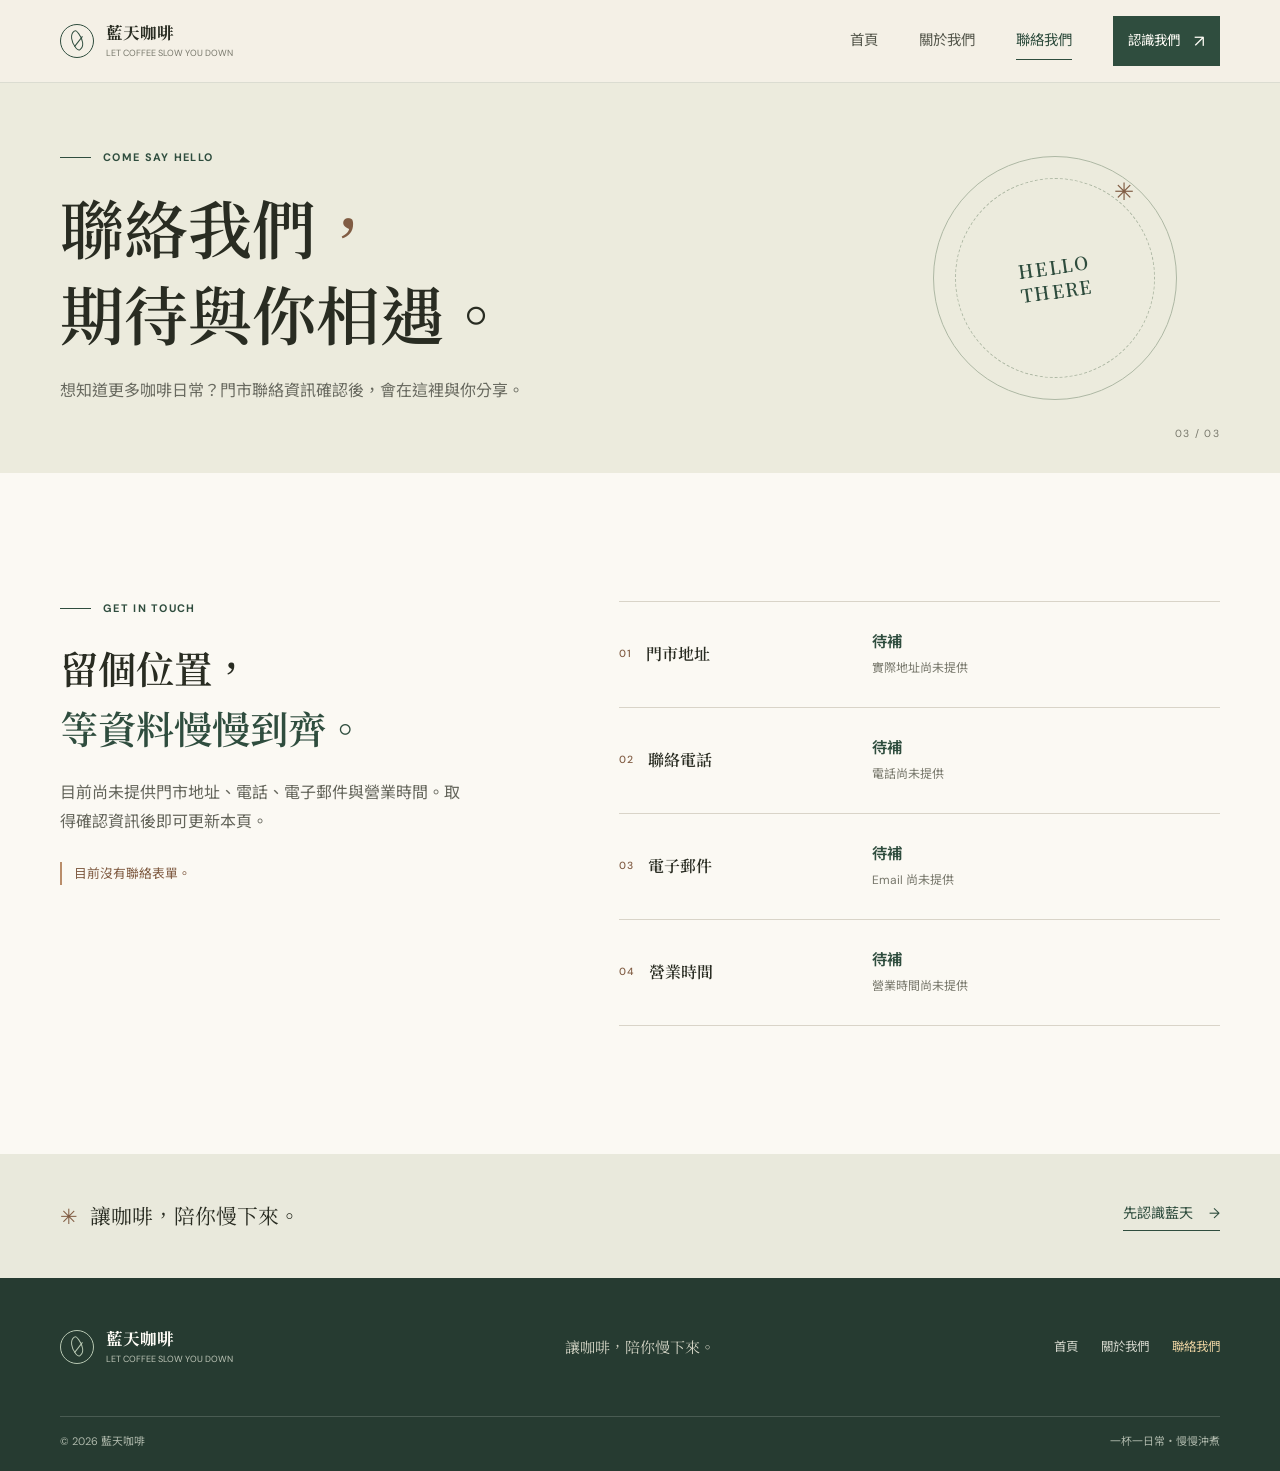
<file: pages/contact.html>
<!doctype html>
<html lang="zh-Hant">
<head>
  <meta charset="utf-8">
  <meta name="viewport" content="width=device-width, initial-scale=1">
  <meta name="description" content="藍天咖啡聯絡資訊與營業時間。實際門市資料確認後將於此更新。">
  <meta name="theme-color" content="#f4f0e6">
  <title>聯絡我們｜藍天咖啡</title>
  <link rel="stylesheet" href="assets/css/site.css">
  <script src="assets/js/site.js" defer></script>
</head>
<body>
  <a class="skip-link" href="#main">跳至主要內容</a>
  <header class="site-header">
    <div class="container header-inner">
      <a class="brand" href="index.html" aria-label="藍天咖啡首頁"><span class="brand-mark" aria-hidden="true"></span><span class="brand-copy"><strong>藍天咖啡</strong><small>LET COFFEE SLOW YOU DOWN</small></span></a>
      <button class="menu-toggle" type="button" aria-expanded="false" aria-controls="site-nav" aria-label="開啟導覽選單" data-menu-toggle><span></span><span></span></button>
      <nav class="site-nav" id="site-nav" aria-label="主要導覽" data-site-nav>
        <a href="index.html">首頁</a><a href="about.html">關於我們</a><a href="contact.html" aria-current="page">聯絡我們</a><a class="nav-cta" href="about.html">認識我們 <span aria-hidden="true">↗</span></a>
      </nav>
    </div>
  </header>

  <main id="main">
    <section class="page-masthead contact-masthead" aria-labelledby="page-title">
      <div class="container masthead-inner">
        <div class="masthead-copy"><p class="eyebrow"><span class="eyebrow-line"></span>COME SAY HELLO</p><h1 id="page-title">聯絡我們<span>，</span><br>期待與你相遇。</h1><p>想知道更多咖啡日常？門市聯絡資訊確認後，會在這裡與你分享。</p></div>
        <div class="contact-graphic" aria-hidden="true"><span class="contact-ring ring-one"></span><span class="contact-ring ring-two"></span><span class="contact-spark">✳</span><span class="contact-word">HELLO<br>THERE</span></div>
        <span class="masthead-index" aria-hidden="true">03 / 03</span>
      </div>
    </section>

    <section class="contact-section section-pad" aria-labelledby="contact-title">
      <div class="container contact-grid">
        <div class="contact-intro"><p class="eyebrow"><span class="eyebrow-line"></span>GET IN TOUCH</p><h2 id="contact-title">留個位置，<br><em>等資料慢慢到齊。</em></h2><p>目前尚未提供門市地址、電話、電子郵件與營業時間。取得確認資訊後即可更新本頁。</p><span class="contact-note">目前沒有聯絡表單。</span></div>
        <dl class="contact-details">
          <div class="contact-row"><dt><span>01</span>門市地址</dt><dd><span class="pending-value">待補</span><small>實際地址尚未提供</small></dd></div>
          <div class="contact-row"><dt><span>02</span>聯絡電話</dt><dd><span class="pending-value">待補</span><small>電話尚未提供</small></dd></div>
          <div class="contact-row"><dt><span>03</span>電子郵件</dt><dd><span class="pending-value">待補</span><small>Email 尚未提供</small></dd></div>
          <div class="contact-row"><dt><span>04</span>營業時間</dt><dd><span class="pending-value">待補</span><small>營業時間尚未提供</small></dd></div>
        </dl>
      </div>
    </section>

    <section class="contact-bottom" aria-label="品牌標語"><div class="container contact-bottom-inner"><p><span aria-hidden="true">✳</span>讓咖啡，陪你慢下來。</p><a class="text-link" href="about.html">先認識藍天 <span aria-hidden="true">→</span></a></div></section>
  </main>

  <footer class="site-footer"><div class="container footer-main"><a class="brand footer-brand" href="index.html" aria-label="藍天咖啡首頁"><span class="brand-mark" aria-hidden="true"></span><span class="brand-copy"><strong>藍天咖啡</strong><small>LET COFFEE SLOW YOU DOWN</small></span></a><p class="footer-tagline">讓咖啡，陪你慢下來。</p><nav class="footer-nav" aria-label="頁尾導覽"><a href="index.html">首頁</a><a href="about.html">關於我們</a><a href="contact.html" aria-current="page">聯絡我們</a></nav></div><div class="container footer-bottom"><span>© <span data-current-year>2026</span> 藍天咖啡</span><span>一杯一日常・慢慢沖煮</span></div></footer>
</body>
</html>
</file>
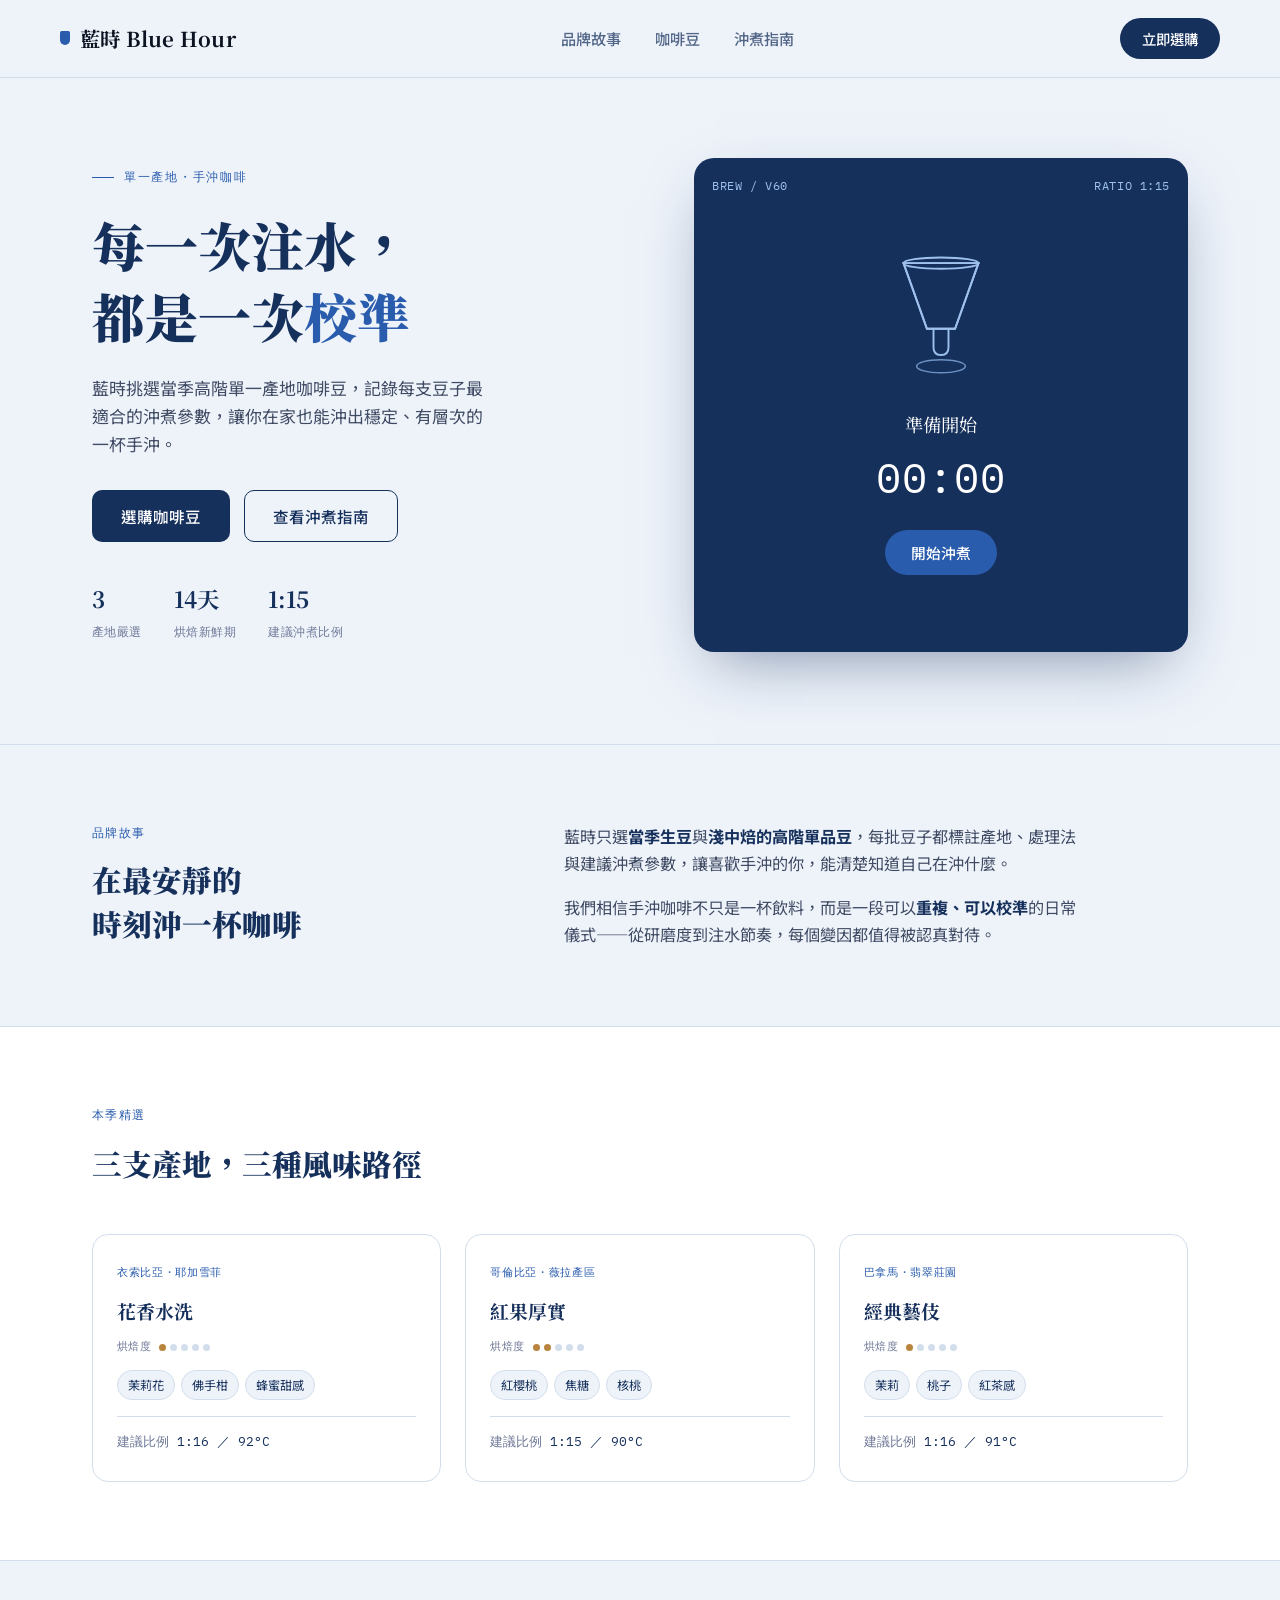
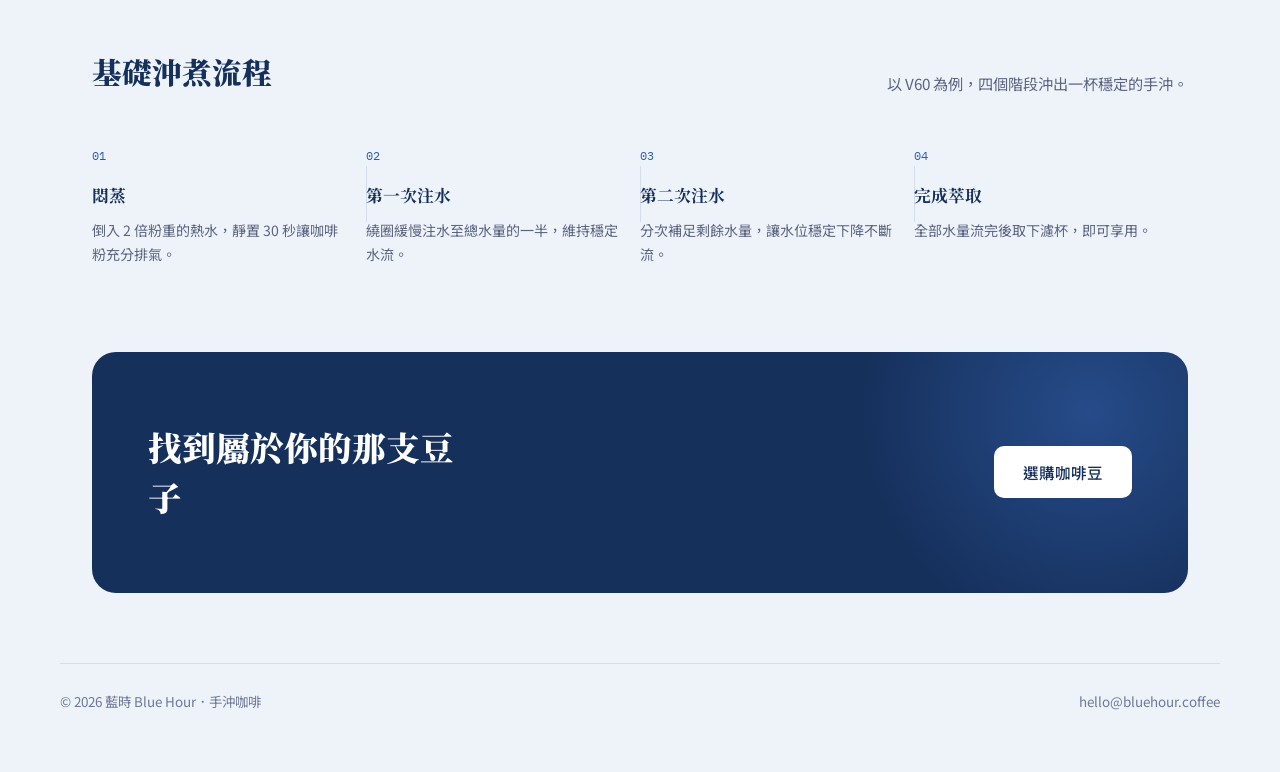
<file: w1/claude.html>
<!DOCTYPE html>
<html lang="zh-Hant">
<head>
<meta charset="UTF-8">
<meta name="viewport" content="width=device-width, initial-scale=1.0">
<title>藍時 Blue Hour｜手沖咖啡</title>
<link rel="preconnect" href="https://fonts.googleapis.com">
<link rel="preconnect" href="https://fonts.gstatic.com" crossorigin>
<link href="https://fonts.googleapis.com/css2?family=Noto+Serif+TC:wght@500;700;900&family=Noto+Sans+TC:wght@400;500;700&family=IBM+Plex+Mono:wght@400;500&display=swap" rel="stylesheet">
<style>
  :root{
    --ink: #0B1220;
    --deep: #16305C;
    --blue: #2A5CAD;
    --blue-bright: #3E74CC;
    --paper: #EEF3FA;
    --mist: #D3DEEC;
    --white: #FFFFFF;
    --roast: #B9843E;

    --display: 'Noto Serif TC', serif;
    --body: 'Noto Sans TC', sans-serif;
    --mono: 'IBM Plex Mono', monospace;
  }

  *{ box-sizing:border-box; margin:0; padding:0; }
  html{ scroll-behavior:smooth; }
  body{
    background: var(--paper);
    color: var(--ink);
    font-family: var(--body);
    line-height:1.65;
    -webkit-font-smoothing:antialiased;
  }
  a{ color:inherit; text-decoration:none; }
  ul{ list-style:none; }
  button{ font-family:inherit; cursor:pointer; }
  :focus-visible{ outline:2px solid var(--blue); outline-offset:3px; border-radius:4px; }

  .wrap{ max-width:1160px; margin:0 auto; padding:0 32px; }

  /* NAV */
  header.site{
    position:sticky; top:0; z-index:50;
    background: rgba(238,243,250,0.88);
    backdrop-filter: blur(10px);
    border-bottom:1px solid var(--mist);
  }
  .nav{ display:flex; align-items:center; justify-content:space-between; padding:18px 0; }
  .logo{ font-family:var(--display); font-weight:700; font-size:1.28rem; letter-spacing:0.02em; display:flex; align-items:center; gap:10px; }
  .logo .mark{ width:10px; height:14px; background:var(--blue); border-radius:2px 2px 6px 6px; }
  .nav-links{ display:flex; gap:34px; font-size:0.95rem; font-weight:500; color:var(--deep); }
  .nav-links a{ opacity:0.72; transition:opacity .15s ease; }
  .nav-links a:hover{ opacity:1; }
  .nav-cta{
    background:var(--deep); color:var(--white);
    padding:10px 22px; border-radius:999px; font-size:0.9rem; font-weight:500;
    border:none; transition:background .15s ease, transform .15s ease;
  }
  .nav-cta:hover{ background:var(--blue); transform:translateY(-1px); }

  /* HERO */
  .hero{ padding:80px 0 92px; }
  .hero-grid{ display:grid; grid-template-columns:1.05fr 0.95fr; gap:56px; align-items:center; }
  .eyebrow{
    font-family:var(--mono); font-size:0.76rem; letter-spacing:0.14em; text-transform:uppercase;
    color:var(--blue); display:flex; align-items:center; gap:10px; margin-bottom:22px;
  }
  .eyebrow::before{ content:""; width:22px; height:1px; background:var(--blue); }
  .hero h1{
    font-family:var(--display); font-weight:900; font-size:clamp(2.1rem,4.2vw,3.3rem);
    line-height:1.35; color:var(--deep); margin-bottom:22px;
  }
  .hero h1 em{ font-style:normal; color:var(--blue); }
  .hero p.lede{ font-size:1.06rem; color:#3F4A63; max-width:44ch; margin-bottom:32px; }
  .hero-actions{ display:flex; gap:14px; flex-wrap:wrap; margin-bottom:38px; }
  .btn-primary, .btn-ghost{
    padding:14px 28px; border-radius:10px; font-size:0.97rem; font-weight:500;
    border:1px solid transparent; transition:all .15s ease; display:inline-flex; align-items:center; gap:8px;
  }
  .btn-primary{ background:var(--deep); color:var(--white); }
  .btn-primary:hover{ background:var(--blue); transform:translateY(-1px); }
  .btn-ghost{ background:transparent; border-color:var(--deep); color:var(--deep); }
  .btn-ghost:hover{ background:var(--deep); color:var(--white); }

  .hero-stats{ display:flex; gap:32px; font-family:var(--mono); }
  .hero-stats div strong{ display:block; font-size:1.4rem; font-family:var(--display); color:var(--deep); }
  .hero-stats div span{ font-size:0.74rem; color:#6E7896; letter-spacing:0.04em; }

  /* SIGNATURE: brew timer */
  .brewer{
    position:relative; background:var(--deep); border-radius:20px;
    aspect-ratio:1/1; overflow:hidden;
    box-shadow:0 24px 60px -20px rgba(22,48,92,0.5);
    display:flex; flex-direction:column; align-items:center; justify-content:center;
    padding: 26px;
  }
  .brewer-hud{
    position:absolute; top:18px; left:18px; right:18px;
    display:flex; justify-content:space-between;
    font-family:var(--mono); font-size:0.72rem; color:#9FC1EE; letter-spacing:0.05em;
  }
  .brewer-stage{
    font-family:var(--display); color:var(--white); font-size:1.15rem;
    margin-top: 6px; margin-bottom: 4px; text-align:center; min-height: 1.6em;
  }
  .brewer-time{
    font-family:var(--mono); font-size:2.6rem; color:var(--white); letter-spacing:0.02em; margin-bottom:18px;
  }
  .dripper-svg{ width:150px; margin-bottom: 18px; }
  .brewer-btn{
    background:var(--blue); color:var(--white); border:none;
    padding:12px 26px; border-radius:999px; font-size:0.92rem; font-weight:500;
    transition:background .15s ease;
  }
  .brewer-btn:hover{ background:var(--blue-bright); }
  .brewer-btn:disabled{ opacity:0.55; cursor:default; }

  /* STORY */
  .story{ padding:78px 0; border-top:1px solid var(--mist); }
  .story-grid{ display:grid; grid-template-columns:0.8fr 1.2fr; gap:56px; }
  .section-label{
    font-family:var(--mono); font-size:0.76rem; letter-spacing:0.12em; text-transform:uppercase;
    color:var(--blue); margin-bottom:14px;
  }
  .story h2{ font-family:var(--display); font-weight:900; font-size:1.85rem; color:var(--deep); line-height:1.5; }
  .story-body p{ font-size:1.01rem; color:#3F4A63; margin-bottom:18px; max-width:58ch; }
  .story-body p:last-child{ margin-bottom:0; }
  .story-body strong{ color:var(--deep); }

  /* BEANS */
  .beans{ padding:78px 0; background:var(--white); border-top:1px solid var(--mist); border-bottom:1px solid var(--mist); }
  .beans-head{ max-width:640px; margin-bottom:46px; }
  .beans-head h2{ font-family:var(--display); font-weight:900; font-size:1.85rem; color:var(--deep); margin-top:10px; }
  .bean-cards{ display:grid; grid-template-columns:repeat(3,1fr); gap:24px; }
  .b-card{
    border:1px solid var(--mist); border-radius:16px; padding:28px 24px;
    transition:border-color .15s ease, transform .15s ease;
  }
  .b-card:hover{ border-color:var(--blue-bright); transform:translateY(-3px); }
  .b-card .origin{ font-family:var(--mono); font-size:0.7rem; color:var(--blue); letter-spacing:0.06em; margin-bottom:14px; }
  .b-card h3{ font-family:var(--display); font-weight:700; font-size:1.18rem; color:var(--deep); margin-bottom:12px; }
  .roast-bar{ display:flex; align-items:center; gap:8px; margin-bottom:14px; }
  .roast-bar .label{ font-family:var(--mono); font-size:0.68rem; color:#6E7896; letter-spacing:0.04em; }
  .roast-dots{ display:flex; gap:4px; }
  .roast-dots span{ width:7px; height:7px; border-radius:50%; background:var(--mist); }
  .roast-dots span.on{ background:var(--roast); }
  .flavor-tags{ display:flex; flex-wrap:wrap; gap:6px; margin-bottom:16px; }
  .flavor-tags span{
    font-size:0.76rem; padding:4px 10px; border-radius:999px;
    background:var(--paper); color:var(--deep); border:1px solid var(--mist);
  }
  .b-card .ratio{ font-family:var(--mono); font-size:0.82rem; color:var(--deep); border-top:1px solid var(--mist); padding-top:14px; }
  .b-card .ratio span{ color:#6E7896; }

  /* GUIDE */
  .guide{ padding:86px 0; }
  .guide-head{ display:flex; justify-content:space-between; align-items:flex-end; margin-bottom:50px; gap:24px; flex-wrap:wrap; }
  .guide-head h2{ font-family:var(--display); font-weight:900; font-size:1.85rem; color:var(--deep); }
  .guide-head p{ max-width:38ch; color:#5B637F; font-size:0.95rem; }
  .steps{ display:grid; grid-template-columns:repeat(4,1fr); position:relative; }
  .step{ position:relative; padding:0 22px 0 0; }
  .step:not(:last-child)::after{
    content:""; position:absolute; top:20px; right:-1px; width:1px; height:56px; background:var(--mist);
  }
  .step .num{ font-family:var(--mono); font-size:0.76rem; color:var(--blue); margin-bottom:16px; display:block; }
  .step h3{ font-family:var(--display); font-weight:700; font-size:1.05rem; color:var(--deep); margin-bottom:10px; }
  .step p{ font-size:0.88rem; color:#5B637F; }

  /* CTA */
  .cta{
    background:var(--deep); color:var(--white); border-radius:24px; margin:0 32px 32px;
    padding:70px 56px; position:relative; overflow:hidden;
  }
  .cta::before{
    content:""; position:absolute; width:460px; height:460px;
    background:radial-gradient(circle, rgba(62,116,204,0.4), transparent 70%);
    top:-170px; right:-130px; border-radius:50%;
  }
  .cta-inner{ position:relative; z-index:2; display:flex; justify-content:space-between; align-items:center; gap:40px; flex-wrap:wrap; }
  .cta h2{ font-family:var(--display); font-weight:900; font-size:clamp(1.5rem,2.8vw,2.1rem); max-width:16ch; line-height:1.5; }
  .cta .btn-primary{ background:var(--white); color:var(--deep); white-space:nowrap; }
  .cta .btn-primary:hover{ background:var(--paper); }

  footer.site{ padding:38px 32px 60px; }
  .footer-grid{
    max-width:1160px; margin:0 auto; display:flex; justify-content:space-between; align-items:center;
    flex-wrap:wrap; gap:16px; font-size:0.84rem; color:#6E7896; border-top:1px solid var(--mist); padding-top:26px;
  }

  @media (prefers-reduced-motion:reduce){ *{ animation-duration:0.001ms !important; transition-duration:0.001ms !important; } }

  @media (max-width:880px){
    .hero-grid{ grid-template-columns:1fr; }
    .brewer{ order:-1; max-width:400px; margin:0 auto 8px; }
    .story-grid{ grid-template-columns:1fr; gap:28px; }
    .bean-cards{ grid-template-columns:1fr; }
    .steps{ grid-template-columns:1fr 1fr; row-gap:32px; }
    .step:nth-child(2)::after{ display:none; }
    .nav-links{ display:none; }
    .cta{ margin:0 16px 16px; padding:46px 28px; }
    .cta-inner{ flex-direction:column; align-items:flex-start; }
  }
  @media (max-width:520px){
    .wrap{ padding:0 20px; }
    .steps{ grid-template-columns:1fr; }
    .step:not(:last-child)::after{ display:none; }
    .hero-stats{ gap:20px; }
  }
</style>
</head>
<body>

<header class="site">
  <nav class="wrap nav">
    <div class="logo"><span class="mark"></span>藍時 Blue Hour</div>
    <ul class="nav-links">
      <li><a href="#story">品牌故事</a></li>
      <li><a href="#beans">咖啡豆</a></li>
      <li><a href="#guide">沖煮指南</a></li>
    </ul>
    <button class="nav-cta">立即選購</button>
  </nav>
</header>

<section class="hero">
  <div class="wrap hero-grid">
    <div>
      <div class="eyebrow">單一產地・手沖咖啡</div>
      <h1>每一次注水，<br>都是一次<em>校準</em></h1>
      <p class="lede">藍時挑選當季高階單一產地咖啡豆，記錄每支豆子最適合的沖煮參數，讓你在家也能沖出穩定、有層次的一杯手沖。</p>
      <div class="hero-actions">
        <button class="btn-primary">選購咖啡豆</button>
        <button class="btn-ghost">查看沖煮指南</button>
      </div>
      <div class="hero-stats">
        <div><strong>3</strong><span>產地嚴選</span></div>
        <div><strong>14天</strong><span>烘焙新鮮期</span></div>
        <div><strong>1:15</strong><span>建議沖煮比例</span></div>
      </div>
    </div>

    <div class="brewer">
      <div class="brewer-hud">
        <span>BREW / V60</span>
        <span id="ratioTag">RATIO 1:15</span>
      </div>
      <svg class="dripper-svg" id="dripperSvg" viewBox="0 0 160 160" xmlns="http://www.w3.org/2000/svg">
        <path d="M40 30 L120 30 L95 100 L65 100 Z" fill="none" stroke="#9FC1EE" stroke-width="2"/>
        <rect id="waterLevel" x="65" y="98" width="30" height="0" fill="#3E74CC" opacity="0.85"/>
        <path d="M40 30 L120 30 L95 100 L65 100 Z" fill="none" stroke="#9FC1EE" stroke-width="2"/>
        <ellipse cx="80" cy="30" rx="40" ry="6" fill="none" stroke="#9FC1EE" stroke-width="2"/>
        <path d="M72 100 L72 120 Q72 128 80 128 Q88 128 88 120 L88 100" fill="none" stroke="#9FC1EE" stroke-width="2"/>
        <ellipse cx="80" cy="140" rx="26" ry="7" fill="none" stroke="#6E92C4" stroke-width="1.6"/>
        <line id="pourLine" x1="80" y1="8" x2="80" y2="30" stroke="#3E74CC" stroke-width="3" opacity="0"/>
      </svg>
      <div class="brewer-stage" id="stageLabel">準備開始</div>
      <div class="brewer-time" id="timeLabel">00:00</div>
      <button class="brewer-btn" id="brewBtn">開始沖煮</button>
    </div>
  </div>
</section>

<section class="story" id="story">
  <div class="wrap story-grid">
    <div>
      <div class="section-label">品牌故事</div>
      <h2>在最安靜的<br>時刻沖一杯咖啡</h2>
    </div>
    <div class="story-body">
      <p>藍時只選<strong>當季生豆</strong>與<strong>淺中焙的高階單品豆</strong>，每批豆子都標註產地、處理法與建議沖煮參數，讓喜歡手沖的你，能清楚知道自己在沖什麼。</p>
      <p>我們相信手沖咖啡不只是一杯飲料，而是一段可以<strong>重複、可以校準</strong>的日常儀式——從研磨度到注水節奏，每個變因都值得被認真對待。</p>
    </div>
  </div>
</section>

<section class="beans" id="beans">
  <div class="wrap">
    <div class="beans-head">
      <div class="section-label">本季精選</div>
      <h2>三支產地，三種風味路徑</h2>
    </div>
    <div class="bean-cards">
      <div class="b-card">
        <div class="origin">衣索比亞・耶加雪菲</div>
        <h3>花香水洗</h3>
        <div class="roast-bar">
          <span class="label">烘焙度</span>
          <div class="roast-dots"><span class="on"></span><span></span><span></span><span></span><span></span></div>
        </div>
        <div class="flavor-tags"><span>茉莉花</span><span>佛手柑</span><span>蜂蜜甜感</span></div>
        <div class="ratio"><span>建議比例</span> 1:16 ／ 92°C</div>
      </div>
      <div class="b-card">
        <div class="origin">哥倫比亞・薇拉產區</div>
        <h3>紅果厚實</h3>
        <div class="roast-bar">
          <span class="label">烘焙度</span>
          <div class="roast-dots"><span class="on"></span><span class="on"></span><span></span><span></span><span></span></div>
        </div>
        <div class="flavor-tags"><span>紅櫻桃</span><span>焦糖</span><span>核桃</span></div>
        <div class="ratio"><span>建議比例</span> 1:15 ／ 90°C</div>
      </div>
      <div class="b-card">
        <div class="origin">巴拿馬・翡翠莊園</div>
        <h3>經典藝伎</h3>
        <div class="roast-bar">
          <span class="label">烘焙度</span>
          <div class="roast-dots"><span class="on"></span><span></span><span></span><span></span><span></span></div>
        </div>
        <div class="flavor-tags"><span>茉莉</span><span>桃子</span><span>紅茶感</span></div>
        <div class="ratio"><span>建議比例</span> 1:16 ／ 91°C</div>
      </div>
    </div>
  </div>
</section>

<section class="guide" id="guide">
  <div class="wrap">
    <div class="guide-head">
      <h2>基礎沖煮流程</h2>
      <p>以 V60 為例，四個階段沖出一杯穩定的手沖。</p>
    </div>
    <div class="steps">
      <div class="step">
        <span class="num">01</span>
        <h3>悶蒸</h3>
        <p>倒入 2 倍粉重的熱水，靜置 30 秒讓咖啡粉充分排氣。</p>
      </div>
      <div class="step">
        <span class="num">02</span>
        <h3>第一次注水</h3>
        <p>繞圈緩慢注水至總水量的一半，維持穩定水流。</p>
      </div>
      <div class="step">
        <span class="num">03</span>
        <h3>第二次注水</h3>
        <p>分次補足剩餘水量，讓水位穩定下降不斷流。</p>
      </div>
      <div class="step">
        <span class="num">04</span>
        <h3>完成萃取</h3>
        <p>全部水量流完後取下濾杯，即可享用。</p>
      </div>
    </div>
  </div>
</section>

<div class="wrap" style="padding:0;">
  <div class="cta">
    <div class="cta-inner">
      <h2>找到屬於你的那支豆子</h2>
      <button class="btn-primary">選購咖啡豆</button>
    </div>
  </div>
</div>

<footer class="site">
  <div class="footer-grid">
    <div>© 2026 藍時 Blue Hour．手沖咖啡</div>
    <div>hello@bluehour.coffee</div>
  </div>
</footer>

<script>
  (function(){
    const btn = document.getElementById('brewBtn');
    const stageLabel = document.getElementById('stageLabel');
    const timeLabel = document.getElementById('timeLabel');
    const waterLevel = document.getElementById('waterLevel');
    const pourLine = document.getElementById('pourLine');

    const stages = [
      { name:'悶蒸中', dur:30, water:8 },
      { name:'第一次注水', dur:60, water:38 },
      { name:'第二次注水', dur:60, water:75 },
      { name:'萃取完成', dur:0, water:75 }
    ];

    let running = false;
    let stageIndex = 0;
    let elapsed = 0;
    let totalElapsed = 0;
    let timer = null;

    function fmt(s){
      const m = Math.floor(s/60).toString().padStart(2,'0');
      const sec = Math.floor(s%60).toString().padStart(2,'0');
      return m+':'+sec;
    }

    function tick(){
      totalElapsed += 1;
      elapsed += 1;
      timeLabel.textContent = fmt(totalElapsed);

      const stage = stages[stageIndex];
      const progress = stage.dur ? Math.min(elapsed/stage.dur, 1) : 1;
      const prevWater = stageIndex === 0 ? 0 : stages[stageIndex-1].water;
      const currentWater = prevWater + (stage.water - prevWater) * progress;
      waterLevel.setAttribute('y', 98 - currentWater*0.55);
      waterLevel.setAttribute('height', currentWater*0.55);

      pourLine.style.opacity = (stageIndex === 1 || stageIndex === 2) ? '0.9' : '0';

      if(stage.dur && elapsed >= stage.dur){
        stageIndex += 1;
        elapsed = 0;
        if(stageIndex >= stages.length - 1){
          stageLabel.textContent = stages[stages.length-1].name;
          pourLine.style.opacity = '0';
          clearInterval(timer);
          running = false;
          btn.disabled = false;
          btn.textContent = '再沖一次';
          return;
        }
        stageLabel.textContent = stages[stageIndex].name;
      }
    }

    btn.addEventListener('click', () => {
      if(running) return;
      running = true;
      stageIndex = 0;
      elapsed = 0;
      totalElapsed = 0;
      waterLevel.setAttribute('y', 98);
      waterLevel.setAttribute('height', 0);
      stageLabel.textContent = stages[0].name;
      timeLabel.textContent = '00:00';
      btn.disabled = true;
      btn.textContent = '沖煮中…';
      timer = setInterval(tick, 1000);
    });
  })();
</script>

</body>
</html>
</file>
<file: pages/assets/css/site.css>
@import url('https://fonts.googleapis.com/css2?family=DM+Sans:wght@400;500;600;700&family=Noto+Sans+TC:wght@400;500;600;700&family=Noto+Serif+TC:wght@500;600;700;800&display=swap');

:root {
  color-scheme: light;
  --paper: #f4f0e6;
  --paper-light: #fbf9f3;
  --ink: #292c22;
  --muted: #77776b;
  --green: #2f4d3e;
  --green-dark: #23392f;
  --green-soft: #dce5d8;
  --brown: #805c43;
  --line: #d9d4c8;
  --white: #fffdf7;
  --serif: 'Noto Serif TC', 'Songti TC', serif;
  --sans: 'DM Sans', 'Noto Sans TC', sans-serif;
  --container: 1160px;
}

*, *::before, *::after { box-sizing: border-box; }
html { scroll-behavior: smooth; }
body { margin: 0; color: var(--ink); background: var(--paper-light); font-family: var(--sans); font-size: 16px; line-height: 1.8; -webkit-font-smoothing: antialiased; }
img { display: block; max-width: 100%; }
a { color: inherit; text-decoration: none; }
button { font: inherit; }
::selection { color: var(--white); background: var(--green); }
:focus-visible { outline: 3px solid #bd7848; outline-offset: 4px; }
.container { width: min(var(--container), calc(100% - 64px)); margin-inline: auto; }
.skip-link { position: fixed; z-index: 20; top: 12px; left: 12px; padding: 8px 14px; color: var(--white); background: var(--green-dark); transform: translateY(-160%); }
.skip-link:focus { transform: translateY(0); }

.site-header { position: relative; z-index: 10; background: var(--paper); border-bottom: 1px solid rgba(47, 77, 62, .12); }
.header-inner { min-height: 82px; display: flex; align-items: center; justify-content: space-between; gap: 28px; }
.brand { display: inline-flex; align-items: center; gap: 12px; flex-shrink: 0; }
.brand-mark { position: relative; display: block; width: 34px; height: 34px; border: 1px solid var(--green); border-radius: 50%; }
.brand-mark::before { position: absolute; content: ''; width: 12px; height: 19px; left: 10px; top: 6px; border: 1.5px solid var(--green); border-radius: 80% 20% 75% 25%; transform: rotate(-38deg); }
.brand-mark::after { position: absolute; content: ''; width: 1px; height: 13px; left: 17px; top: 10px; background: var(--green); transform: rotate(38deg); }
.brand-copy { display: grid; line-height: 1.2; }
.brand-copy strong { font-family: var(--serif); font-size: 1.04rem; letter-spacing: 0; font-weight: 700; }
.brand-copy small { margin-top: 5px; color: var(--muted); font-size: .56rem; letter-spacing: 0; }
.site-nav { display: flex; align-items: center; gap: clamp(22px, 3.2vw, 46px); }
.site-nav > a:not(.nav-cta) { position: relative; padding-block: 10px; color: #55574c; font-size: .9rem; transition: color .2s ease; }
.site-nav > a:not(.nav-cta)::after { position: absolute; content: ''; right: 0; bottom: 4px; left: 0; height: 1px; background: var(--green); transform: scaleX(0); transform-origin: left; transition: transform .2s ease; }
.site-nav > a:not(.nav-cta):hover, .site-nav > a[aria-current="page"] { color: var(--green); }
.site-nav > a:not(.nav-cta):hover::after, .site-nav > a[aria-current="page"]::after { transform: scaleX(1); }
.nav-cta { display: inline-flex; align-items: center; gap: 14px; padding: 10px 15px; color: var(--white); background: var(--green); font-size: .84rem; transition: background .2s ease; }
.nav-cta:hover { background: var(--brown); }
.nav-cta span { font-size: 1.05rem; }
.menu-toggle { display: none; }

.home-hero { position: relative; display: flex; min-height: min(760px, calc(100svh - 82px)); min-height: clamp(590px, calc(100svh - 82px), 760px); overflow: hidden; color: var(--white); background: #394538; }
.home-hero-image, .home-hero-shade { position: absolute; inset: 0; width: 100%; height: 100%; }
.home-hero-image { object-fit: cover; object-position: center 54%; animation: image-arrive 1.1s ease-out both; }
.home-hero-shade { background: linear-gradient(90deg, rgba(22, 33, 27, .78) 0%, rgba(22, 33, 27, .48) 44%, rgba(22, 33, 27, .04) 100%), linear-gradient(0deg, rgba(25, 30, 25, .26), transparent 30%); }
.home-hero-content { position: relative; z-index: 1; display: flex; flex-direction: column; align-items: flex-start; justify-content: center; padding-block: 86px; animation: content-arrive .75s .12s both; }
.eyebrow { display: flex; align-items: center; gap: 12px; margin: 0 0 22px; color: var(--green); font-size: .68rem; font-weight: 700; letter-spacing: .12em; line-height: 1.4; }
.eyebrow-line { display: inline-block; width: 31px; height: 1px; background: currentColor; }
.eyebrow-light { color: #e2d9bf; }
.home-hero h1, .masthead-copy h1 { margin: 0; font-family: var(--serif); font-size: clamp(2.7rem, 5.2vw, 5rem); font-weight: 600; line-height: 1.34; letter-spacing: 0; }
.hero-copy { margin: 22px 0 0; color: rgba(255, 253, 247, .86); font-size: 1rem; }
.hero-actions { display: flex; align-items: center; gap: 30px; margin-top: 34px; }
.button { display: inline-flex; align-items: center; justify-content: center; gap: 22px; min-height: 48px; padding: 11px 18px; font-size: .88rem; transition: background .2s ease, color .2s ease, transform .2s ease; }
.button:hover { transform: translateY(-2px); }
.button-light { color: var(--green-dark); background: var(--paper); }
.button-light:hover { background: var(--white); }
.button-dark { color: var(--white); background: var(--green); }
.button-dark:hover { background: var(--brown); }
.text-link { display: inline-flex; align-items: center; gap: 16px; color: var(--green); font-size: .88rem; border-bottom: 1px solid currentColor; padding-bottom: 4px; }
.text-link span { transition: transform .2s ease; }
.text-link:hover span { transform: translateX(4px); }
.text-link-light { color: var(--white); }
.hero-side-note { position: absolute; right: 34px; top: 50%; color: rgba(255, 255, 255, .76); font-size: .61rem; letter-spacing: .16em; writing-mode: vertical-rl; }
.hero-index { position: absolute; right: max(32px, calc((100% - var(--container)) / 2)); bottom: 32px; display: flex; align-items: center; gap: 10px; color: rgba(255,255,255,.82); font-size: .68rem; letter-spacing: .12em; }
.hero-index i { width: 46px; height: 1px; background: rgba(255,255,255,.6); }

.section-pad { padding-block: clamp(76px, 10vw, 132px); }
.intro-section { background: var(--paper-light); }
.intro-grid { position: relative; display: grid; grid-template-columns: .7fr 1.2fr .55fr; align-items: start; gap: 34px; }
.intro-grid > .eyebrow { margin-top: 13px; }
.intro-copy { max-width: 590px; }
.intro-copy h2, .section-heading h2, .story-heading h2, .space-copy h2, .contact-intro h2 { margin: 0; font-family: var(--serif); font-size: clamp(2rem, 3.4vw, 3.2rem); font-weight: 600; line-height: 1.55; letter-spacing: 0; }
.intro-copy h2 em, .story-heading h2 em, .space-copy h2 em, .contact-intro h2 em { color: var(--green); font-style: normal; }
.intro-copy > p { max-width: 500px; margin: 24px 0 22px; color: #626359; }
.intro-mark { justify-self: end; margin: 4px 22px 0 0; color: #9da38f; font-family: var(--serif); font-size: 1.6rem; font-style: italic; line-height: 1.2; transform: rotate(-8deg); }
.intro-mark span { color: var(--brown); }
.features-section { background: #e9e9dc; }
.section-heading { display: flex; justify-content: space-between; align-items: end; gap: 35px; margin-bottom: 42px; }
.section-heading .eyebrow { margin-bottom: 15px; }
.section-heading h2 { font-size: clamp(1.9rem, 3vw, 2.7rem); }
.section-heading > p { max-width: 330px; margin: 0 0 7px; color: var(--muted); font-size: .93rem; }
.feature-list { border-top: 1px solid #c7c9b9; }
.feature-item { display: grid; grid-template-columns: 76px 1fr 50px; gap: 18px; align-items: center; min-height: 142px; border-bottom: 1px solid #c7c9b9; }
.feature-number { align-self: start; padding-top: 31px; color: var(--brown); font-size: .72rem; letter-spacing: .1em; }
.feature-item h3 { margin: 0 0 7px; font-family: var(--serif); font-size: 1.24rem; font-weight: 600; }
.feature-item p { max-width: 610px; margin: 0; color: #686a60; font-size: .9rem; }
.feature-symbol { justify-self: end; color: var(--green); font-family: var(--serif); font-size: 1.8rem; }
.home-quote { color: var(--paper-light); background: var(--green); }
.quote-inner { display: flex; align-items: center; justify-content: space-between; min-height: 154px; }
.quote-sun { color: #d2bd8e; font-size: 1.6rem; }
.quote-inner p { margin: 0; font-family: var(--serif); font-size: clamp(1.35rem, 2.6vw, 2rem); }
.quote-inner > a { display: grid; place-items: center; width: 42px; height: 42px; border: 1px solid rgba(255,255,255,.5); transition: color .2s ease, background .2s ease; }
.quote-inner > a:hover { color: var(--green); background: var(--white); }

.page-masthead { overflow: hidden; background: var(--paper); }
.masthead-inner { position: relative; display: flex; align-items: center; justify-content: space-between; min-height: 390px; padding-block: 64px; }
.masthead-copy { position: relative; z-index: 1; max-width: 690px; }
.masthead-copy .eyebrow { margin-bottom: 19px; }
.masthead-copy h1 { color: var(--ink); font-size: clamp(2.8rem, 5vw, 4.7rem); }
.masthead-copy h1 span { color: var(--brown); }
.masthead-copy > p:last-child { max-width: 515px; margin: 21px 0 0; color: #696a60; }
.masthead-stamp { display: flex; flex-direction: column; align-items: center; justify-content: center; width: 174px; height: 174px; margin-right: 95px; color: var(--green); border: 1px solid #9aab98; border-radius: 50%; transform: rotate(9deg); }
.masthead-stamp span { font-size: .62rem; font-weight: 700; line-height: 1.3; letter-spacing: .12em; text-align: center; }
.masthead-stamp i { margin: 3px 0; color: var(--brown); font-size: 1.15rem; font-style: normal; }
.masthead-index { position: absolute; right: 0; bottom: 29px; color: var(--muted); font-size: .65rem; letter-spacing: .12em; }
.story-section { background: var(--paper-light); }
.story-grid { display: grid; grid-template-columns: 1fr 1fr; gap: clamp(50px, 9vw, 130px); }
.story-heading { position: relative; }
.story-heading h2 { font-size: clamp(2rem, 3.2vw, 2.9rem); }
.story-aside { display: block; margin-top: 54px; color: #969a89; font-size: .62rem; line-height: 1.5; letter-spacing: .16em; }
.story-copy { padding-top: 42px; color: #64655b; }
.story-copy p { margin: 0 0 20px; }
.story-copy .story-lead { margin-bottom: 26px; color: var(--ink); font-family: var(--serif); font-size: 1.24rem; line-height: 1.8; }
.belief-section { color: var(--white); background: var(--green-dark); }
.belief-heading { align-items: end; }
.belief-heading .eyebrow { color: #c9c7a6; }
.belief-heading h2 { color: var(--white); }
.belief-heading > p { color: #c0c6b8; }
.belief-list { border-top: 1px solid rgba(255,255,255,.24); }
.belief-list article { display: grid; grid-template-columns: 76px 1fr 36px; gap: 18px; align-items: center; min-height: 126px; border-bottom: 1px solid rgba(255,255,255,.24); }
.belief-list article > span { align-self: start; padding-top: 31px; color: #c9b98e; font-size: .72rem; letter-spacing: .1em; }
.belief-list h3 { margin: 0 0 5px; font-family: var(--serif); font-size: 1.2rem; font-weight: 500; }
.belief-list p { margin: 0; color: #c0c6b8; font-size: .88rem; }
.belief-list b { justify-self: end; color: #c9b98e; font-size: 1.05rem; font-weight: 400; }
.space-section { background: var(--paper); }
.space-grid { display: grid; grid-template-columns: 1.08fr .92fr; align-items: center; gap: clamp(45px, 8vw, 112px); }
.space-image-wrap { position: relative; }
.space-image-wrap img { width: 100%; aspect-ratio: 1.12 / 1; object-fit: cover; }
.image-caption { position: absolute; right: 0; bottom: 0; padding: 9px 13px; color: var(--white); background: var(--green); font-size: .6rem; letter-spacing: .13em; }
.space-copy .eyebrow { margin-bottom: 14px; }
.space-copy h2 { font-size: clamp(1.9rem, 3.2vw, 2.8rem); }
.space-copy > p:not(.eyebrow) { margin: 18px 0 0; color: #64655b; }
.space-copy .draft-note { margin: 12px 0 24px; color: var(--brown); font-size: .79rem; }
.space-copy .button { margin-top: 2px; }

.contact-masthead { background: #ecebdd; }
.contact-graphic { position: relative; width: 260px; height: 260px; margin-right: 35px; }
.contact-ring { position: absolute; display: block; border: 1px solid #aeb8a4; border-radius: 50%; }
.ring-one { inset: 8px; }
.ring-two { inset: 30px; border-style: dashed; }
.contact-spark { position: absolute; top: 22px; right: 51px; color: var(--brown); font-size: 1.5rem; }
.contact-word { position: absolute; inset: 0; display: grid; place-content: center; color: var(--green); font-family: var(--serif); font-size: 1.13rem; font-weight: 600; line-height: 1.35; letter-spacing: .09em; text-align: center; transform: rotate(-8deg); }
.contact-section { background: var(--paper-light); }
.contact-grid { display: grid; grid-template-columns: .85fr 1.15fr; gap: clamp(55px, 9vw, 135px); }
.contact-intro h2 { font-size: clamp(1.9rem, 3vw, 2.7rem); }
.contact-intro > p:not(.eyebrow) { max-width: 410px; margin: 22px 0; color: #64655b; }
.contact-note { display: inline-block; padding-left: 12px; color: var(--brown); border-left: 2px solid #b98d6a; font-size: .8rem; }
.contact-details { margin: 0; border-top: 1px solid var(--line); }
.contact-row { display: grid; grid-template-columns: .8fr 1.2fr; gap: 20px; align-items: center; min-height: 106px; border-bottom: 1px solid var(--line); }
.contact-row dt { display: flex; align-items: center; gap: 14px; font-family: var(--serif); font-weight: 600; }
.contact-row dt span { color: var(--brown); font-family: var(--sans); font-size: .65rem; font-weight: 500; letter-spacing: .1em; }
.contact-row dd { display: grid; gap: 1px; margin: 0; }
.pending-value { color: var(--green); font-size: .96rem; font-weight: 600; }
.contact-row dd small { color: var(--muted); font-size: .75rem; }
.contact-bottom { background: #e9e9dc; }
.contact-bottom-inner { display: flex; align-items: center; justify-content: space-between; min-height: 124px; gap: 24px; }
.contact-bottom-inner > p { margin: 0; font-family: var(--serif); font-size: 1.3rem; }
.contact-bottom-inner > p span { margin-right: 12px; color: var(--brown); }

.site-footer { color: #e9e8dd; background: #263b31; }
.footer-main { display: grid; grid-template-columns: 1fr 1fr 1fr; align-items: center; gap: 24px; min-height: 138px; }
.footer-brand .brand-copy strong { color: var(--white); }
.footer-brand .brand-copy small { color: #bdc5b7; }
.footer-brand .brand-mark { border-color: #b7c7b2; }
.footer-brand .brand-mark::before { border-color: #b7c7b2; }
.footer-brand .brand-mark::after { background: #b7c7b2; }
.footer-tagline { justify-self: center; margin: 0; color: #d2d3c4; font-family: var(--serif); font-size: .94rem; }
.footer-nav { display: flex; justify-content: flex-end; gap: 23px; }
.footer-nav a { color: #d2d5cb; font-size: .78rem; }
.footer-nav a:hover, .footer-nav a[aria-current="page"] { color: #e7cf9f; }
.footer-bottom { display: flex; justify-content: space-between; gap: 18px; padding-block: 15px 19px; color: #aeb8ab; border-top: 1px solid rgba(255,255,255,.16); font-size: .68rem; }

@keyframes image-arrive { from { transform: scale(1.035); } to { transform: scale(1); } }
@keyframes content-arrive { from { opacity: 0; transform: translateY(12px); } to { opacity: 1; transform: translateY(0); } }

@media (max-width: 760px) {
  .container { width: min(var(--container), calc(100% - 40px)); }
  .header-inner { min-height: 72px; }
  .menu-toggle { position: relative; z-index: 12; display: grid; align-content: center; gap: 6px; width: 44px; height: 44px; padding: 10px; color: var(--green); border: 1px solid rgba(47,77,62,.3); background: transparent; }
  .menu-toggle span { display: block; width: 100%; height: 1px; background: currentColor; transition: transform .2s ease; }
  .menu-toggle[aria-expanded="true"] span:first-child { transform: translateY(3.5px) rotate(45deg); }
  .menu-toggle[aria-expanded="true"] span:last-child { transform: translateY(-3.5px) rotate(-45deg); }
  .site-nav { position: absolute; top: 100%; right: 0; left: 0; display: none; align-items: stretch; gap: 0; padding: 8px 20px 20px; background: var(--paper); border-bottom: 1px solid var(--line); box-shadow: 0 12px 20px rgba(32,42,33,.08); }
  .site-nav.is-open { display: flex; flex-direction: column; }
  .site-nav > a:not(.nav-cta) { padding: 12px 4px; border-bottom: 1px solid var(--line); }
  .site-nav > a:not(.nav-cta)::after { display: none; }
  .nav-cta { justify-content: space-between; margin-top: 14px; }
  .home-hero { min-height: clamp(570px, calc(100svh - 72px), 720px); }
  .home-hero-image { object-position: 59% center; }
  .home-hero-shade { background: linear-gradient(90deg, rgba(22,33,27,.73), rgba(22,33,27,.31) 78%), linear-gradient(0deg, rgba(25,30,25,.22), transparent 37%); }
  .home-hero-content { padding-block: 65px; }
  .home-hero h1 { font-size: clamp(2.55rem, 9vw, 4rem); }
  .hero-side-note { display: none; }
  .hero-index { right: 20px; bottom: 20px; }
  .intro-grid { grid-template-columns: 1fr; gap: 15px; }
  .intro-grid > .eyebrow { margin-top: 0; }
  .intro-mark { position: absolute; right: 0; bottom: 4px; margin: 0; font-size: 1.25rem; }
  .intro-copy { max-width: 560px; }
  .intro-copy > p { max-width: 450px; padding-right: 62px; }
  .section-heading { align-items: flex-start; flex-direction: column; gap: 12px; margin-bottom: 28px; }
  .feature-item { grid-template-columns: 42px 1fr 26px; gap: 12px; min-height: 142px; }
  .feature-item p { font-size: .84rem; }
  .feature-number { padding-top: 32px; }
  .feature-symbol { font-size: 1.45rem; }
  .quote-inner { min-height: 126px; }
  .masthead-inner { min-height: 335px; padding-block: 58px; }
  .masthead-copy { max-width: 510px; }
  .masthead-copy h1 { font-size: clamp(2.65rem, 9vw, 4rem); }
  .masthead-copy > p:last-child { max-width: 430px; padding-right: 30px; font-size: .91rem; }
  .masthead-stamp { position: absolute; right: -44px; bottom: 35px; width: 130px; height: 130px; margin: 0; opacity: .48; }
  .masthead-stamp span { font-size: .5rem; }
  .masthead-index { right: 0; bottom: 17px; }
  .story-grid, .space-grid, .contact-grid { grid-template-columns: 1fr; gap: 34px; }
  .story-aside { position: absolute; right: 3px; bottom: 4px; margin: 0; }
  .story-copy { padding-top: 0; }
  .belief-heading { gap: 12px; }
  .belief-list article { grid-template-columns: 42px 1fr 20px; gap: 12px; min-height: 136px; }
  .belief-list article > span { padding-top: 34px; }
  .belief-list p { font-size: .83rem; }
  .space-grid { gap: 30px; }
  .space-image-wrap img { aspect-ratio: 1.14 / 1; }
  .contact-graphic { position: absolute; right: -65px; bottom: -125px; width: 170px; height: 170px; opacity: .28; }
  .contact-word { font-size: .86rem; }
  .contact-spark { top: 16px; right: 33px; }
  .contact-grid { gap: 40px; }
  .contact-row { grid-template-columns: .85fr 1.15fr; gap: 12px; min-height: 96px; }
  .contact-row dt { gap: 9px; font-size: .93rem; }
  .contact-bottom-inner { min-height: 108px; }
  .contact-bottom-inner > p { font-size: 1.1rem; }
  .footer-main { grid-template-columns: 1fr auto; min-height: 0; padding-block: 30px 24px; }
  .footer-tagline { grid-column: 1; grid-row: 2; justify-self: start; }
  .footer-nav { grid-column: 2; grid-row: 1 / span 2; flex-direction: column; gap: 8px; }
}

@media (max-width: 420px) {
  .container { width: calc(100% - 36px); }
  .brand { gap: 9px; }
  .brand-mark { width: 31px; height: 31px; }
  .brand-mark::before { left: 9px; top: 5px; }
  .brand-mark::after { left: 16px; top: 9px; }
  .brand-copy small { font-size: .49rem; }
  .hero-actions { align-items: flex-start; flex-direction: column; gap: 18px; }
  .hero-copy { max-width: 275px; font-size: .92rem; }
  .intro-copy > p { padding-right: 0; }
  .intro-mark { display: none; }
  .feature-item { grid-template-columns: 30px 1fr 20px; gap: 9px; }
  .footer-bottom { flex-direction: column; gap: 2px; }
  .footer-nav { gap: 5px; }
  .footer-nav a { font-size: .72rem; }
  .contact-bottom-inner { align-items: flex-start; flex-direction: column; justify-content: center; gap: 12px; padding-block: 20px; }
}

@media (prefers-reduced-motion: reduce) {
  *, *::before, *::after { scroll-behavior: auto !important; animation-duration: .01ms !important; animation-iteration-count: 1 !important; transition-duration: .01ms !important; }
}
</file>
